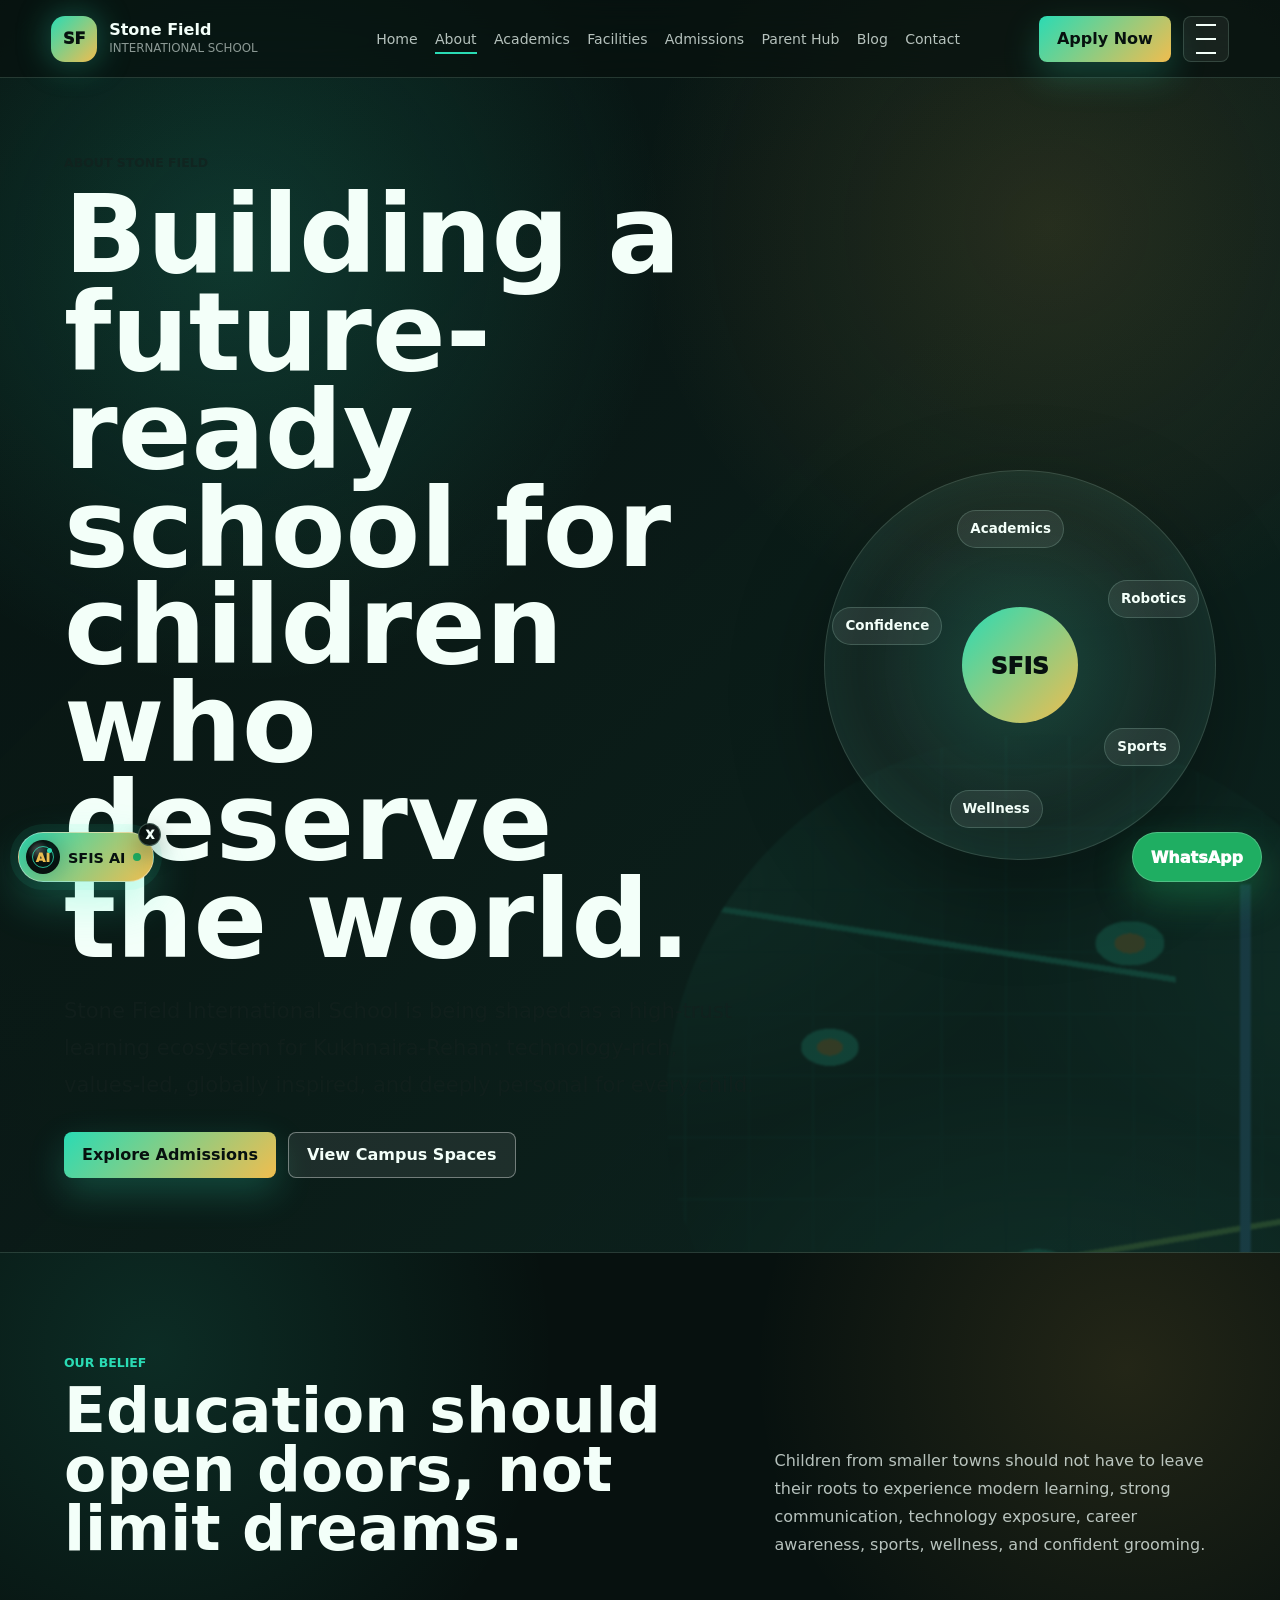
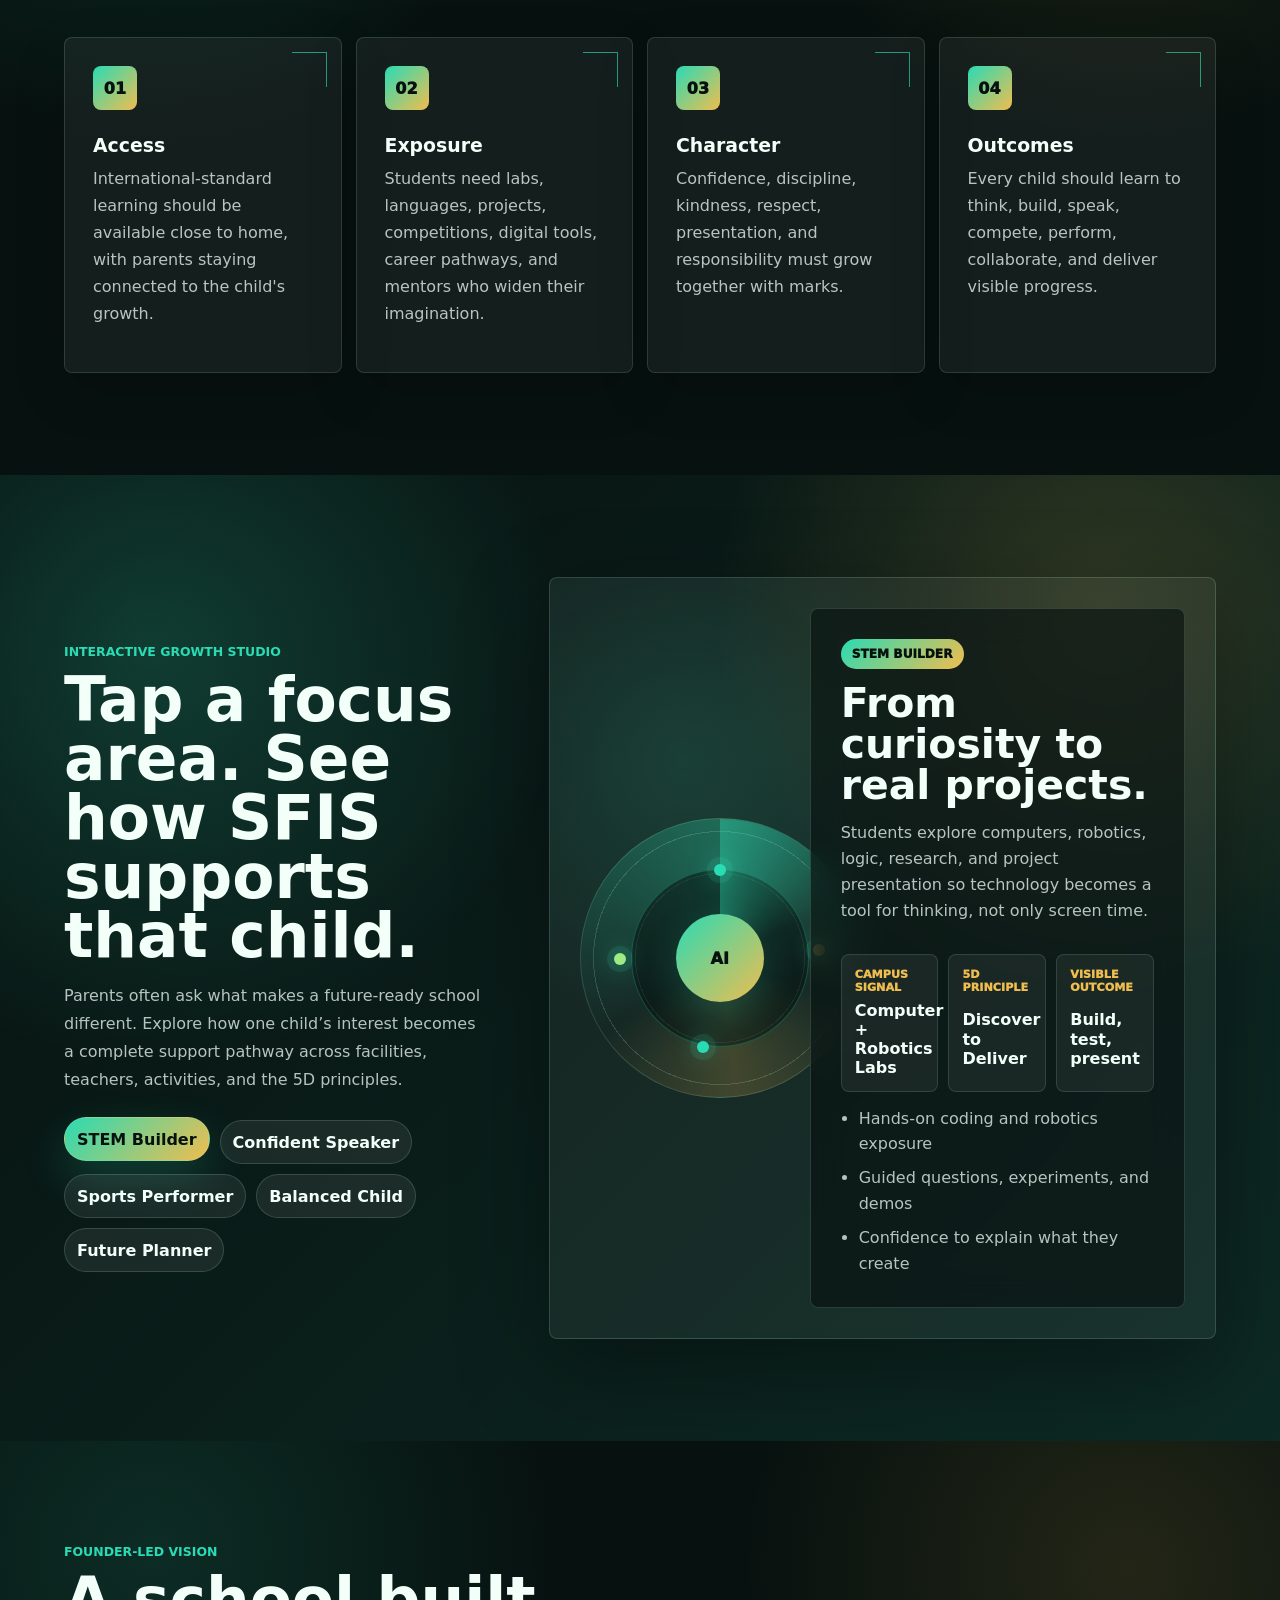
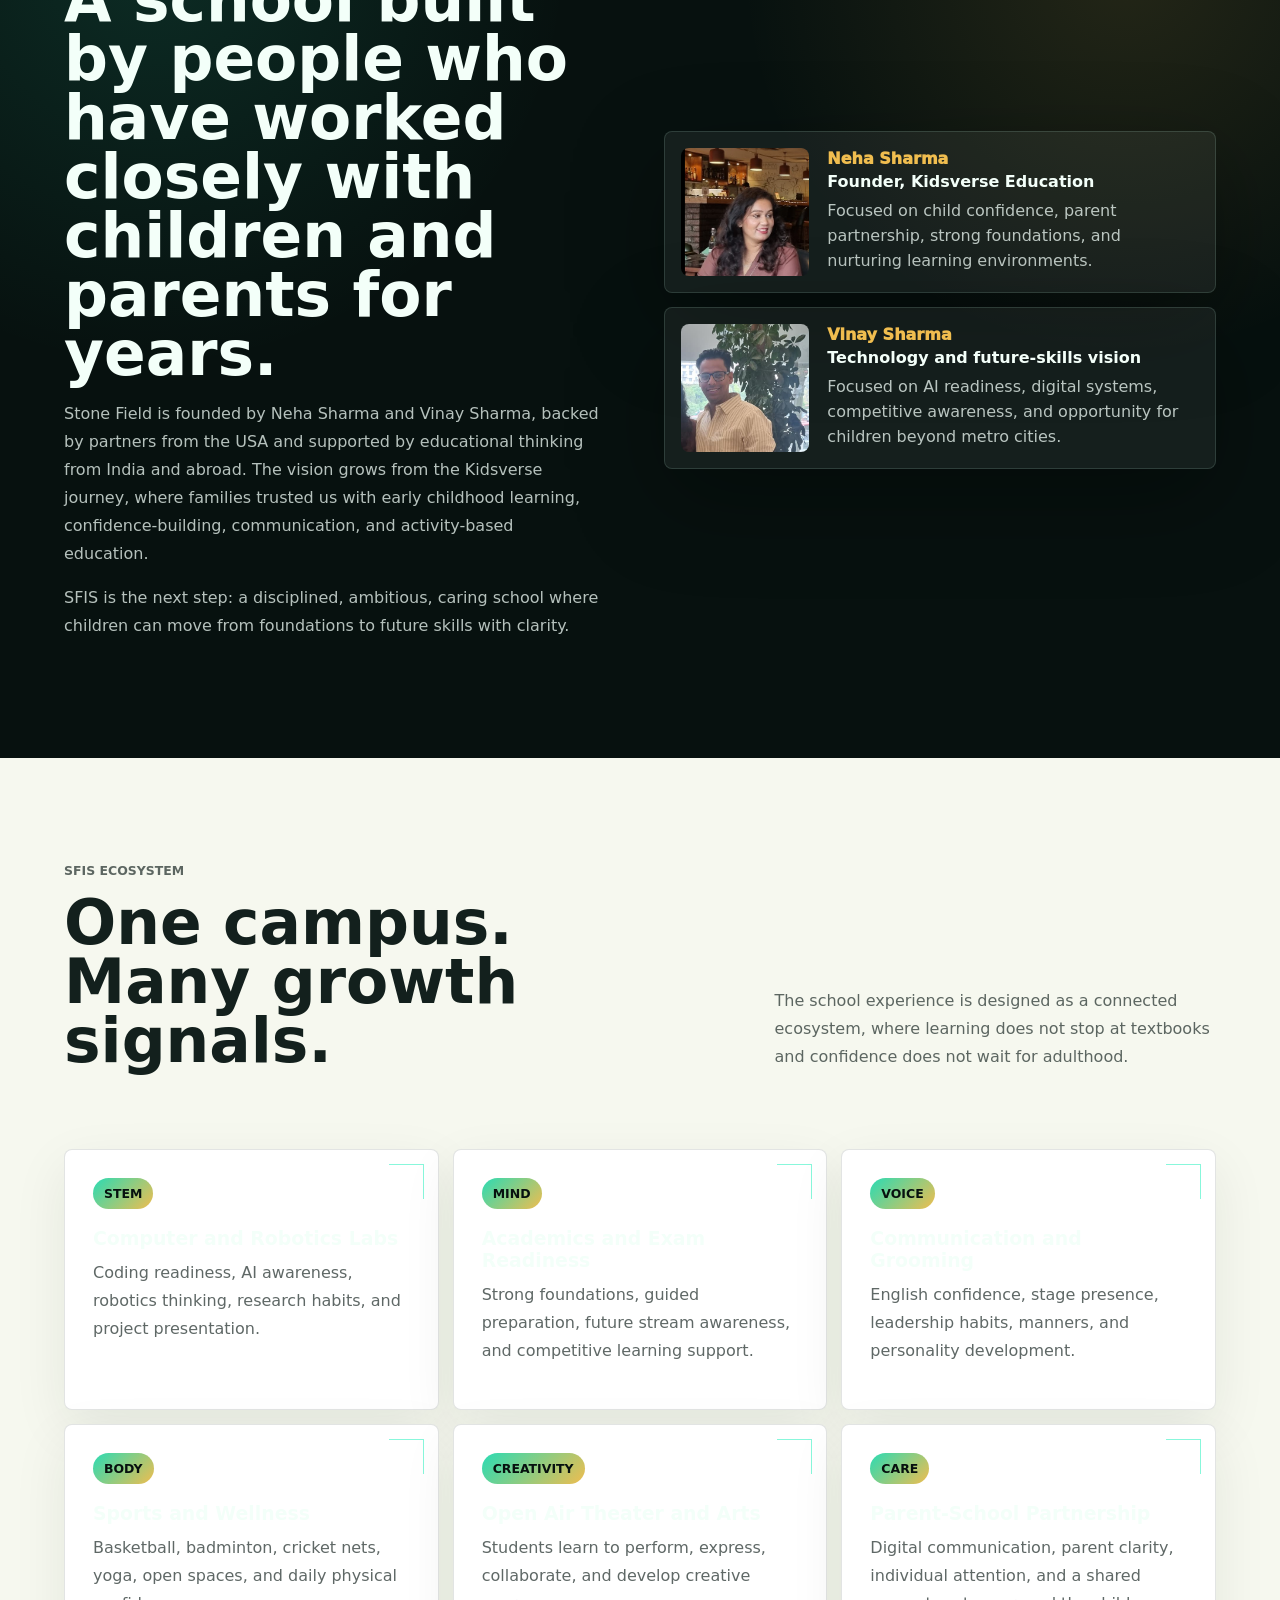
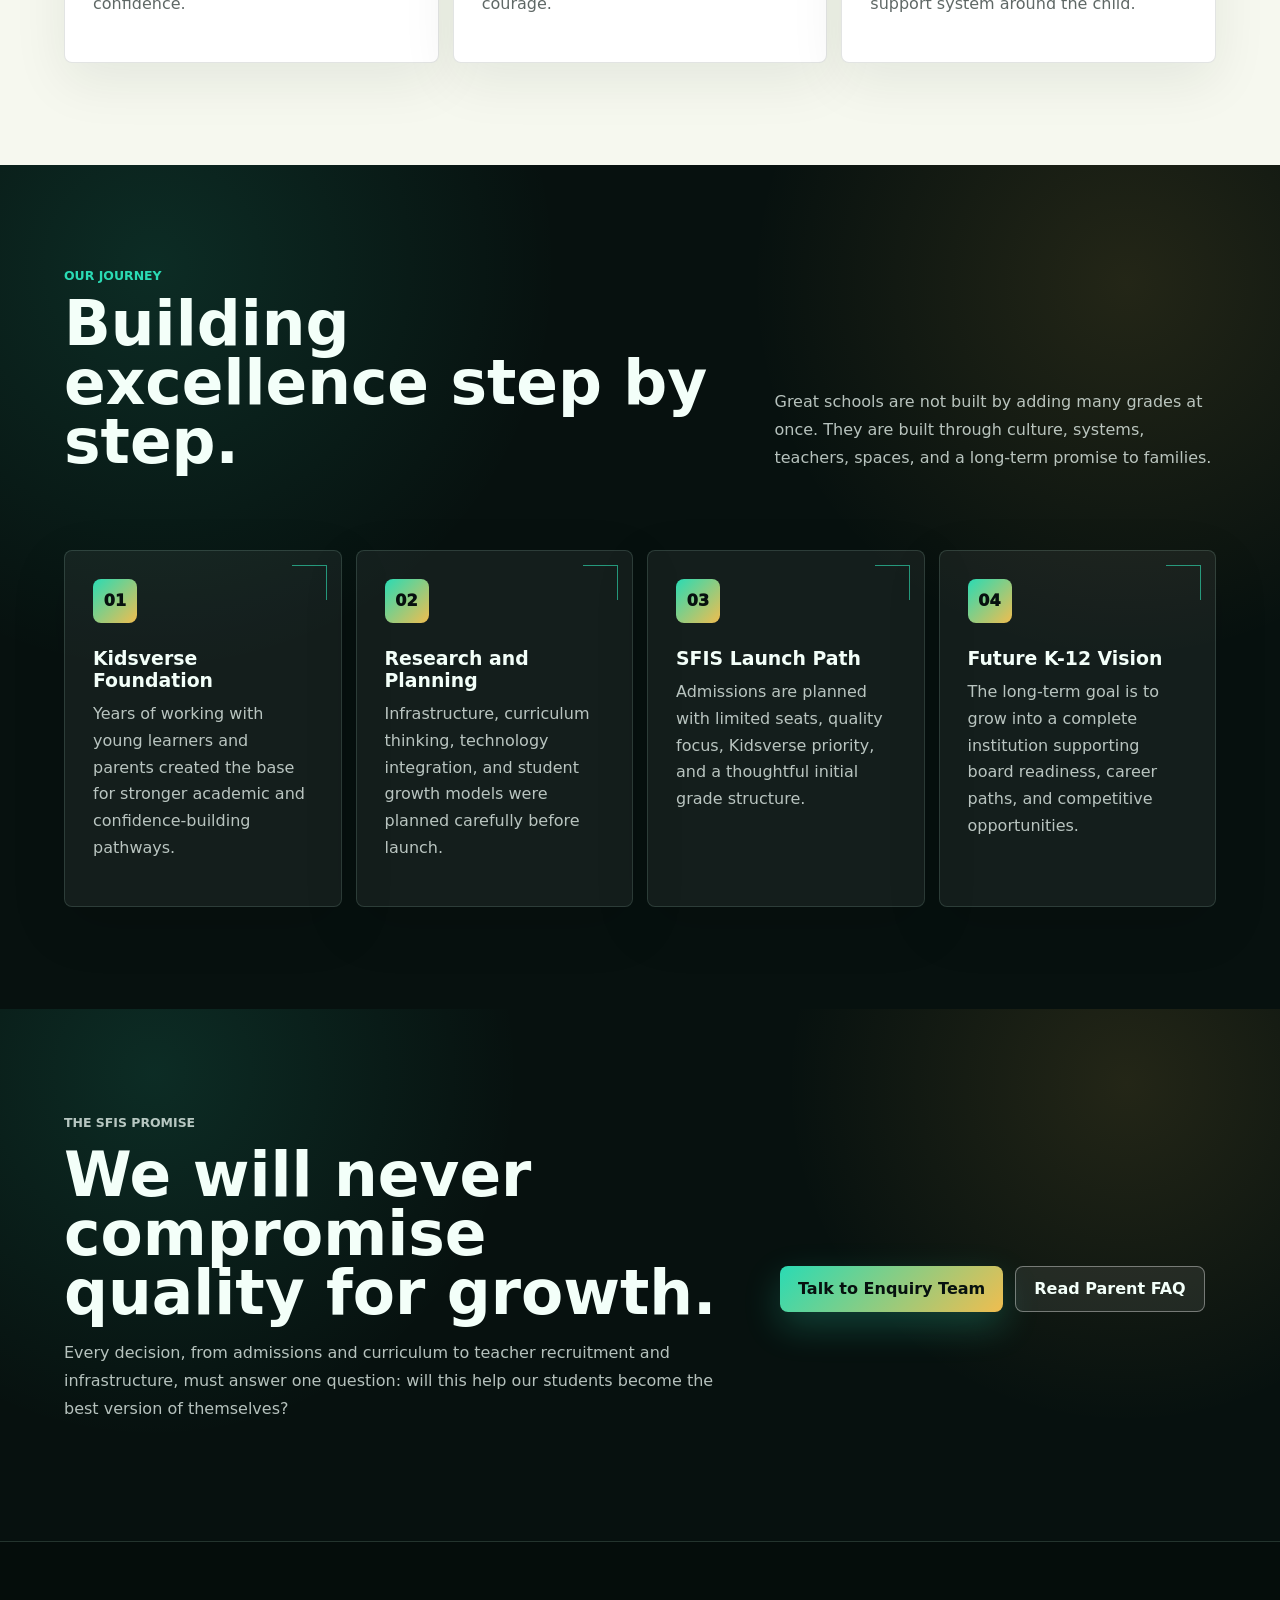
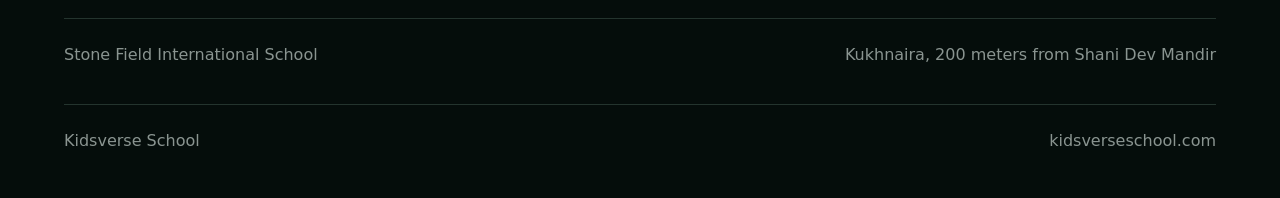
<file: about.html>
<!doctype html>
<html lang="en">
  <head>
    <meta charset="UTF-8" />
    <meta name="viewport" content="width=device-width, initial-scale=1.0" />
    <title>About | Stone Field International School</title>
    <meta name="description" content="About Stone Field International School, Kukhnaira's first international school." />
    <link rel="icon" href="favicon.ico" sizes="any" />
    <link rel="icon" href="assets/favicon.svg" type="image/svg+xml" />
    <link rel="icon" href="assets/favicon-32.png" type="image/png" sizes="32x32" />
    <link rel="apple-touch-icon" href="assets/apple-touch-icon.png" />
    <link rel="shortcut icon" href="favicon.ico" />
    <meta name="theme-color" content="#07110f" />
    <link rel="stylesheet" href="styles.css" />
  </head>
  <body>
    <header class="site-header">
      <a class="brand" href="index.html"><span class="brand-mark">SF</span><span><strong>Stone Field</strong><small>International School</small></span></a>
      <nav class="desktop-nav" aria-label="Primary navigation"><a href="index.html">Home</a><a class="is-active" href="about.html">About</a><a href="academics.html">Academics</a><a href="facilities.html">Facilities</a><a href="admissions.html">Admissions</a><div class="nav-dropdown"><button class="nav-dropdown-toggle" type="button" aria-haspopup="true">Parent Hub</button><div class="nav-dropdown-menu"><a href="child-blueprint.html">Future Spark AI Report</a><a href="future-compass.html">Future Compass AI</a><a href="young-genius.html">Future Explorer Challenge</a><a href="resources.html">Parent Resource Library</a><a href="faq.html">FAQ</a></div></div><a href="blog.html">Blog</a><a href="contact.html">Contact</a></nav>
      <div class="header-actions"><a class="chip-link" href="admissions.html">Apply Now</a><button class="menu-button" type="button" aria-expanded="false" aria-controls="megaMenu" aria-label="Open menu"><span></span><span></span><span></span></button></div>
    </header>
    <aside class="mega-menu" id="megaMenu" aria-hidden="true">
      <nav class="mega-links" aria-label="Expanded navigation"><div class="mega-group"><span class="mega-group-title">School</span><a href="index.html">Home <span>01</span></a><a href="about.html">About <span>02</span></a><a href="academics.html">Academics <span>03</span></a><a href="facilities.html">Facilities <span>04</span></a><a href="admissions.html">Admissions <span>05</span></a><a href="blog.html">Blog <span>06</span></a><a href="contact.html">Contact <span>07</span></a></div><div class="mega-group"><span class="mega-group-title">Parent Hub</span><a href="child-blueprint.html">Future Spark AI Report <span>01</span></a><a href="future-compass.html">Future Compass AI <span>02</span></a><a href="young-genius.html">Future Explorer Challenge <span>03</span></a><a href="resources.html">Parent Resource Library <span>04</span></a><a href="faq.html">FAQ <span>05</span></a></div></nav>
      <div class="mega-panel"><p class="eyebrow">Our story</p><h2>Built for a new generation of learners.</h2><p>Stone Field brings international-standard schooling to Kukhnaira with a high-tech campus and values-led culture.</p><a class="primary-button" href="contact.html">Visit Campus</a></div>
    </aside>
    <main>
      <section class="page-hero about-mission-hero">
        <div class="page-intro">
          <p class="eyebrow">About Stone Field</p>
          <h1>Building a future-ready school for children who deserve the world.</h1>
          <p class="lead">Stone Field International School is being shaped as a high-trust learning ecosystem for Kukhnaira-Rehan: technology-rich, values-led, globally inspired, and deeply personal for every child.</p>
          <div class="about-hero-actions">
            <a class="primary-button" href="admissions.html">Explore Admissions</a>
            <a class="secondary-button" href="facilities.html">View Campus Spaces</a>
          </div>
        </div>
        <div class="about-hero-orbit" aria-label="Stone Field future-ready focus areas">
          <span>Academics</span>
          <span>Robotics</span>
          <span>Sports</span>
          <span>Wellness</span>
          <span>Confidence</span>
          <strong>SFIS</strong>
        </div>
      </section>

      <section class="section about-belief-section">
        <div class="section-heading">
          <div>
            <p class="eyebrow">Our belief</p>
            <h2>Education should open doors, not limit dreams.</h2>
          </div>
          <p>Children from smaller towns should not have to leave their roots to experience modern learning, strong communication, technology exposure, career awareness, sports, wellness, and confident grooming.</p>
        </div>
        <div class="belief-grid">
          <article><span>01</span><h3>Access</h3><p>International-standard learning should be available close to home, with parents staying connected to the child's growth.</p></article>
          <article><span>02</span><h3>Exposure</h3><p>Students need labs, languages, projects, competitions, digital tools, career pathways, and mentors who widen their imagination.</p></article>
          <article><span>03</span><h3>Character</h3><p>Confidence, discipline, kindness, respect, presentation, and responsibility must grow together with marks.</p></article>
          <article><span>04</span><h3>Outcomes</h3><p>Every child should learn to think, build, speak, compete, perform, collaborate, and deliver visible progress.</p></article>
        </div>
      </section>

      <section class="section about-growth-studio" aria-label="Interactive Stone Field growth studio">
        <div class="growth-studio-copy">
          <p class="eyebrow">Interactive Growth Studio</p>
          <h2>Tap a focus area. See how SFIS supports that child.</h2>
          <p>Parents often ask what makes a future-ready school different. Explore how one child’s interest becomes a complete support pathway across facilities, teachers, activities, and the 5D principles.</p>
          <div class="growth-studio-tabs" role="tablist" aria-label="Choose a student growth focus">
            <button class="is-active" type="button" data-growth-focus="stem">STEM Builder</button>
            <button type="button" data-growth-focus="voice">Confident Speaker</button>
            <button type="button" data-growth-focus="sports">Sports Performer</button>
            <button type="button" data-growth-focus="wellness">Balanced Child</button>
            <button type="button" data-growth-focus="career">Future Planner</button>
          </div>
        </div>
        <div class="growth-studio-stage" data-growth-stage>
          <div class="growth-radar" aria-hidden="true">
            <span></span><span></span><span></span><span></span>
            <strong data-growth-icon>AI</strong>
          </div>
          <article class="growth-result-card">
            <span data-growth-label>STEM Builder</span>
            <h3 data-growth-title>From curiosity to real projects.</h3>
            <p data-growth-text>Students explore computers, robotics, logic, research, and project presentation so technology becomes a tool for thinking, not only screen time.</p>
            <div class="growth-meter-grid">
              <div><small>Campus signal</small><strong data-growth-campus>Computer + Robotics Labs</strong></div>
              <div><small>5D principle</small><strong data-growth-principle>Discover to Deliver</strong></div>
              <div><small>Visible outcome</small><strong data-growth-outcome>Build, test, present</strong></div>
            </div>
            <ul data-growth-points>
              <li>Hands-on coding and robotics exposure</li>
              <li>Guided questions, experiments, and demos</li>
              <li>Confidence to explain what they create</li>
            </ul>
          </article>
        </div>
      </section>

      <section class="section founder-vision-section">
        <div class="founder-vision-copy">
          <p class="eyebrow">Founder-led vision</p>
          <h2>A school built by people who have worked closely with children and parents for years.</h2>
          <p>Stone Field is founded by Neha Sharma and Vinay Sharma, backed by partners from the USA and supported by educational thinking from India and abroad. The vision grows from the Kidsverse journey, where families trusted us with early childhood learning, confidence-building, communication, and activity-based education.</p>
          <p>SFIS is the next step: a disciplined, ambitious, caring school where children can move from foundations to future skills with clarity.</p>
        </div>
        <div class="founder-vision-cards">
          <article>
            <img src="assets/Founder.png" alt="Neha Sharma, Founder Kidsverse Education" />
            <div><span>Neha Sharma</span><strong>Founder, Kidsverse Education</strong><p>Focused on child confidence, parent partnership, strong foundations, and nurturing learning environments.</p></div>
          </article>
          <article>
            <img src="assets/Founder2.jpeg" alt="Vinay Sharma, Founder Stone Field International School" />
            <div><span>Vinay Sharma</span><strong>Technology and future-skills vision</strong><p>Focused on AI readiness, digital systems, competitive awareness, and opportunity for children beyond metro cities.</p></div>
          </article>
        </div>
      </section>

      <section class="section light about-ecosystem-section">
        <div class="section-heading">
          <div>
            <p class="eyebrow">SFIS ecosystem</p>
            <h2>One campus. Many growth signals.</h2>
          </div>
          <p>The school experience is designed as a connected ecosystem, where learning does not stop at textbooks and confidence does not wait for adulthood.</p>
        </div>
        <div class="ecosystem-grid">
          <article><b>STEM</b><h3>Computer and Robotics Labs</h3><p>Coding readiness, AI awareness, robotics thinking, research habits, and project presentation.</p></article>
          <article><b>Mind</b><h3>Academics and Exam Readiness</h3><p>Strong foundations, guided preparation, future stream awareness, and competitive learning support.</p></article>
          <article><b>Voice</b><h3>Communication and Grooming</h3><p>English confidence, stage presence, leadership habits, manners, and personality development.</p></article>
          <article><b>Body</b><h3>Sports and Wellness</h3><p>Basketball, badminton, cricket nets, yoga, open spaces, and daily physical confidence.</p></article>
          <article><b>Creativity</b><h3>Open Air Theater and Arts</h3><p>Students learn to perform, express, collaborate, and develop creative courage.</p></article>
          <article><b>Care</b><h3>Parent-School Partnership</h3><p>Digital communication, parent clarity, individual attention, and a shared support system around the child.</p></article>
        </div>
      </section>

      <section class="section about-timeline-section">
        <div class="section-heading">
          <div>
            <p class="eyebrow">Our journey</p>
            <h2>Building excellence step by step.</h2>
          </div>
          <p>Great schools are not built by adding many grades at once. They are built through culture, systems, teachers, spaces, and a long-term promise to families.</p>
        </div>
        <div class="about-timeline">
          <article><span>01</span><h3>Kidsverse Foundation</h3><p>Years of working with young learners and parents created the base for stronger academic and confidence-building pathways.</p></article>
          <article><span>02</span><h3>Research and Planning</h3><p>Infrastructure, curriculum thinking, technology integration, and student growth models were planned carefully before launch.</p></article>
          <article><span>03</span><h3>SFIS Launch Path</h3><p>Admissions are planned with limited seats, quality focus, Kidsverse priority, and a thoughtful initial grade structure.</p></article>
          <article><span>04</span><h3>Future K-12 Vision</h3><p>The long-term goal is to grow into a complete institution supporting board readiness, career paths, and competitive opportunities.</p></article>
        </div>
      </section>

      <section class="section about-cta-section">
        <div>
          <p class="eyebrow">The SFIS promise</p>
          <h2>We will never compromise quality for growth.</h2>
          <p>Every decision, from admissions and curriculum to teacher recruitment and infrastructure, must answer one question: will this help our students become the best version of themselves?</p>
        </div>
        <div class="about-cta-actions">
          <a class="primary-button" href="contact.html">Talk to Enquiry Team</a>
          <a class="secondary-button" href="faq.html">Read Parent FAQ</a>
        </div>
      </section>
    </main>
    <footer class="site-footer"><div class="footer-bottom"><span>Stone Field International School</span><span>Kukhnaira, 200 meters from Shani Dev Mandir</span></div><div class="footer-bottom"><span>Kidsverse School</span><a href="https://kidsverseschool.com" target="_blank" rel="noopener noreferrer">kidsverseschool.com</a></div></footer>
    <script src="script.js"></script>
  </body>
</html>
</file>
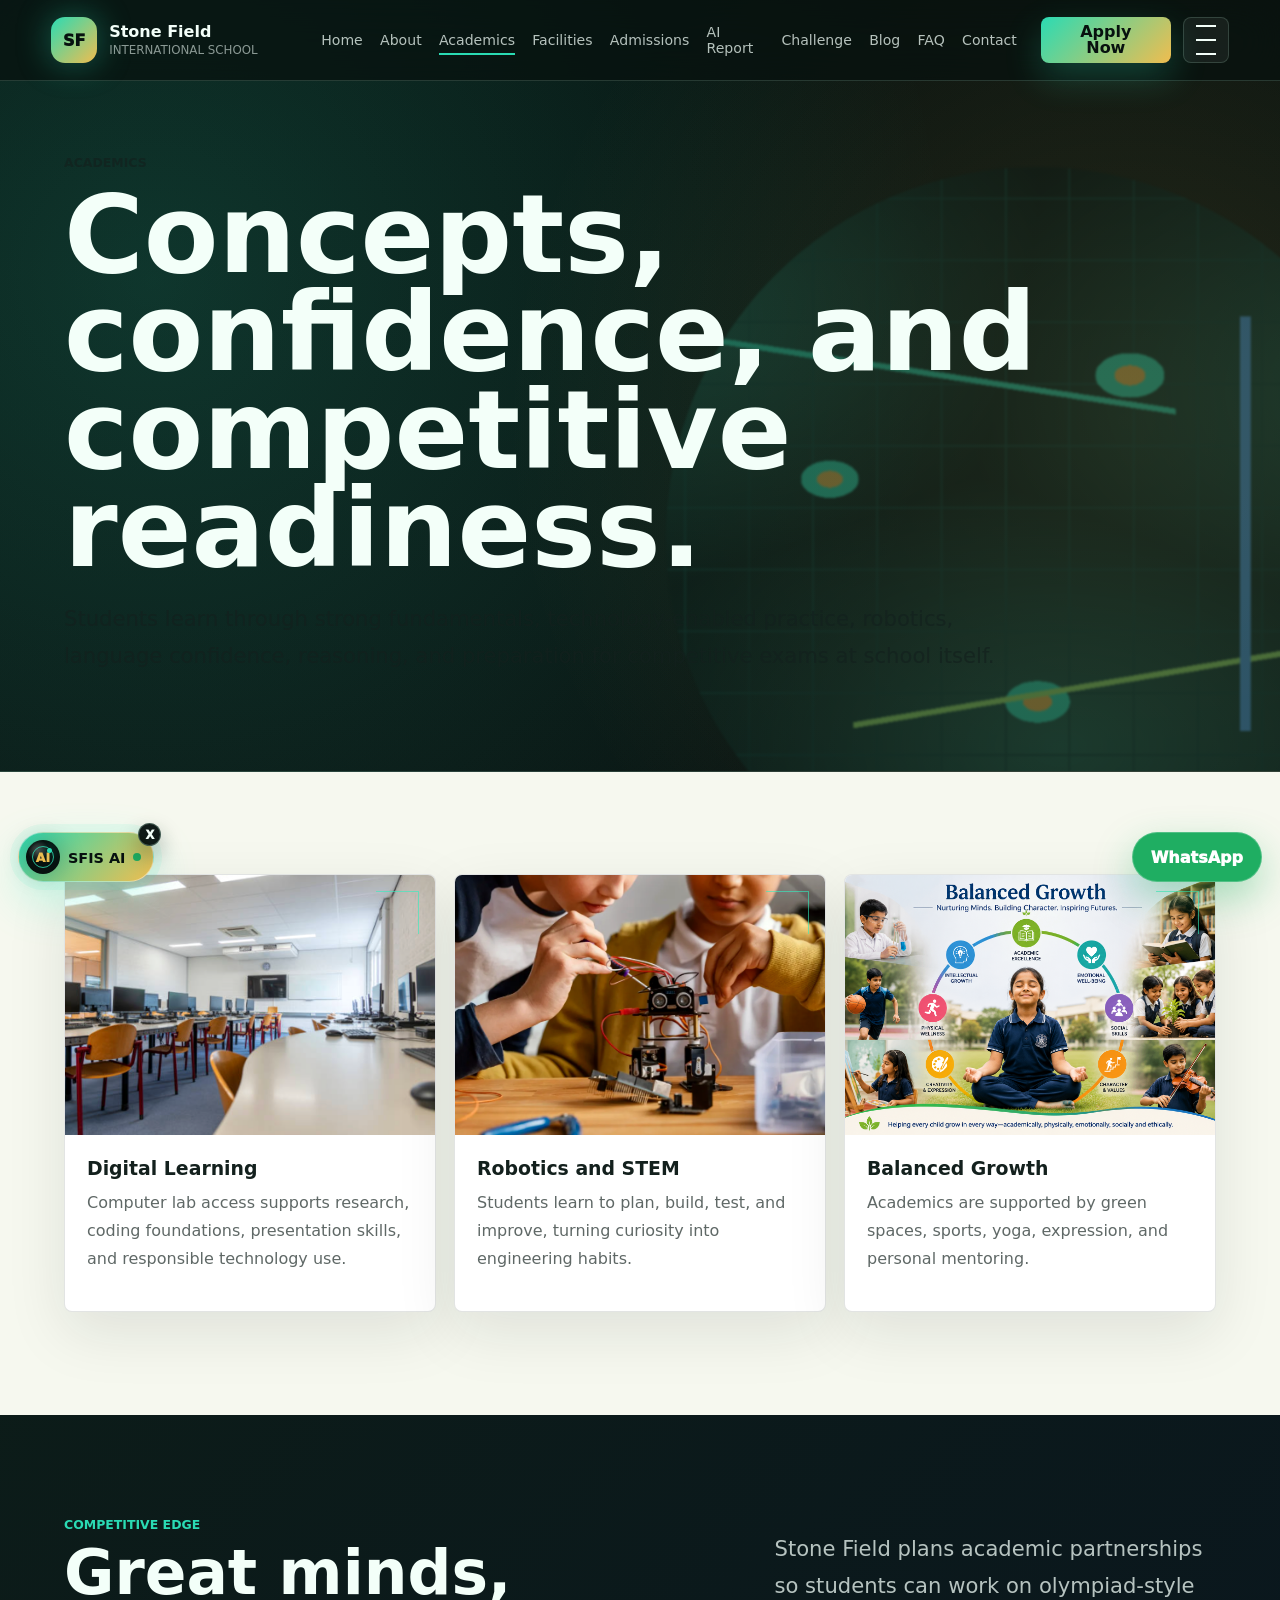
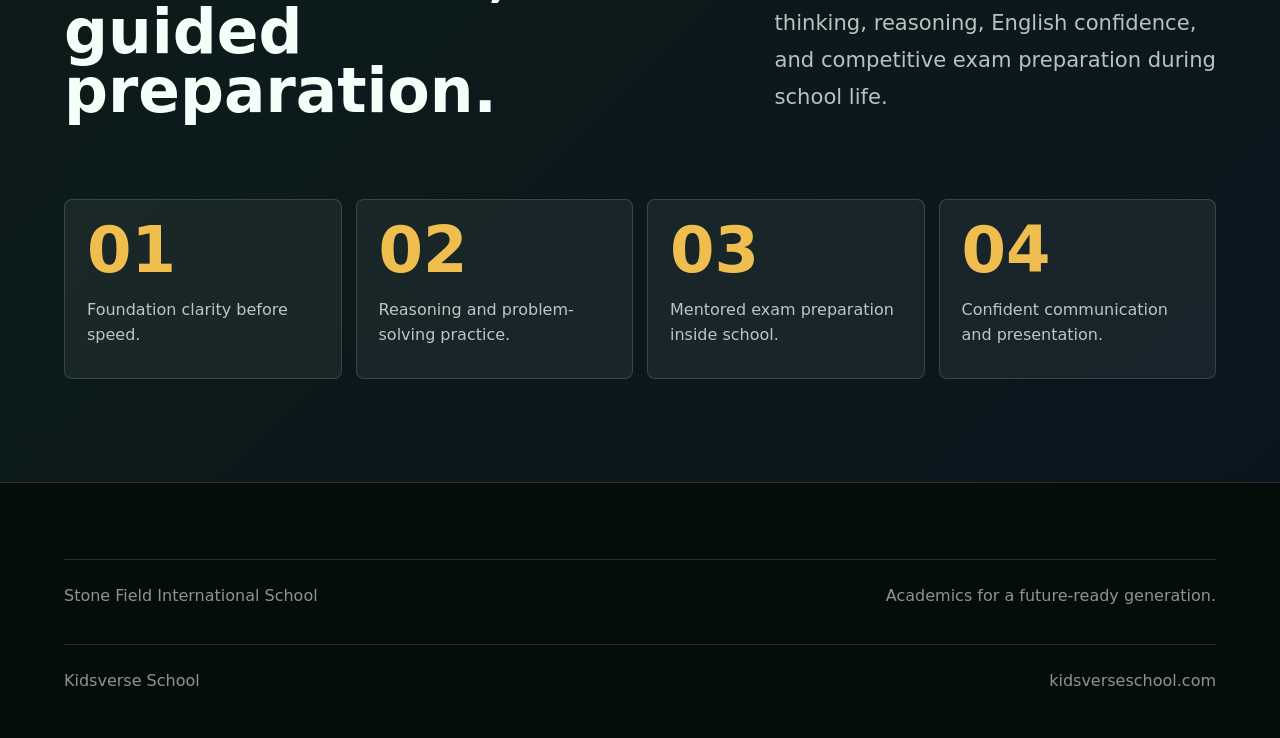
<file: academics.html>
<!doctype html>
<html lang="en">
  <head>
    <meta charset="UTF-8" />
    <meta name="viewport" content="width=device-width, initial-scale=1.0" />
    <title>Academics | Stone Field International School</title>
    <meta name="description" content="Academics, STEM learning, robotics, and competitive exam preparation at Stone Field International School." />
    <link rel="icon" href="favicon.ico" sizes="any" />
    <link rel="icon" href="assets/favicon.svg" type="image/svg+xml" />
    <link rel="icon" href="assets/favicon-32.png" type="image/png" sizes="32x32" />
    <link rel="apple-touch-icon" href="assets/apple-touch-icon.png" />
    <link rel="shortcut icon" href="favicon.ico" />
    <meta name="theme-color" content="#07110f" />
    <link rel="stylesheet" href="styles.css" />
  </head>
  <body>
    <header class="site-header">
      <a class="brand" href="index.html"><span class="brand-mark">SF</span><span><strong>Stone Field</strong><small>International School</small></span></a>
      <nav class="desktop-nav"><a href="index.html">Home</a><a href="about.html">About</a><a class="is-active" href="academics.html">Academics</a><a href="facilities.html">Facilities</a><a href="admissions.html">Admissions</a><a href="child-blueprint.html">AI Report</a><a href="young-genius.html">Challenge</a><a href="blog.html">Blog</a><a href="faq.html">FAQ</a><a href="contact.html">Contact</a></nav>
      <div class="header-actions"><a class="chip-link" href="admissions.html">Apply Now</a><button class="menu-button" type="button" aria-expanded="false" aria-controls="megaMenu" aria-label="Open menu"><span></span><span></span><span></span></button></div>
    </header>
    <aside class="mega-menu" id="megaMenu" aria-hidden="true">
      <nav class="mega-links"><a href="about.html">About <span>01</span></a><a href="academics.html">Academics <span>02</span></a><a href="facilities.html">Facilities <span>03</span></a><a href="admissions.html">Admissions <span>04</span></a><a href="child-blueprint.html">AI Report <span>05</span></a><a href="young-genius.html">Challenge <span>06</span></a><a href="blog.html">Blog <span>07</span></a><a href="faq.html">FAQ <span>08</span></a><a href="contact.html">Contact <span>09</span></a></nav>
      <div class="mega-panel"><p class="eyebrow">Academics</p><h2>Smart classrooms, sharper thinking.</h2><p>Learning at Stone Field moves from concept clarity to hands-on application and exam confidence.</p><a class="primary-button" href="facilities.html">See Labs</a></div>
    </aside>
    <main>
      <section class="page-hero">
        <div class="page-intro">
          <p class="eyebrow">Academics</p>
          <h1>Concepts, confidence, and competitive readiness.</h1>
          <p class="lead">Students learn through strong fundamentals, technology-enabled practice, robotics, language confidence, reasoning, and preparation for competitive exams at school itself.</p>
        </div>
      </section>
      <section class="section light">
        <div class="feature-showcase">
          <article class="feature-card"><img src="assets/computer-lab.png" alt="Computer lab" /><div><h3>Digital Learning</h3><p>Computer lab access supports research, coding foundations, presentation skills, and responsible technology use.</p></div></article>
          <article class="feature-card"><img src="assets/robotics-lab.png" alt="Robotics lab" /><div><h3>Robotics and STEM</h3><p>Students learn to plan, build, test, and improve, turning curiosity into engineering habits.</p></div></article>
          <article class="feature-card"><img src="assets/balanced_growth.png" alt="Learning gardens" /><div><h3>Balanced Growth</h3><p>Academics are supported by green spaces, sports, yoga, expression, and personal mentoring.</p></div></article>
        </div>
      </section>
      <section class="section dark-band">
        <div class="section-heading">
          <div><p class="eyebrow">Competitive edge</p><h2>Great minds, guided preparation.</h2></div>
          <p class="lead">Stone Field plans academic partnerships so students can work on olympiad-style thinking, reasoning, English confidence, and competitive exam preparation during school life.</p>
        </div>
        <div class="metric-grid">
          <article class="metric"><b>01</b><span>Foundation clarity before speed.</span></article>
          <article class="metric"><b>02</b><span>Reasoning and problem-solving practice.</span></article>
          <article class="metric"><b>03</b><span>Mentored exam preparation inside school.</span></article>
          <article class="metric"><b>04</b><span>Confident communication and presentation.</span></article>
        </div>
      </section>
    </main>
    <footer class="site-footer"><div class="footer-bottom"><span>Stone Field International School</span><span>Academics for a future-ready generation.</span></div><div class="footer-bottom"><span>Kidsverse School</span><a href="https://kidsverseschool.com" target="_blank" rel="noopener noreferrer">kidsverseschool.com</a></div></footer>
    <script src="script.js"></script>
  </body>
</html>
</file>
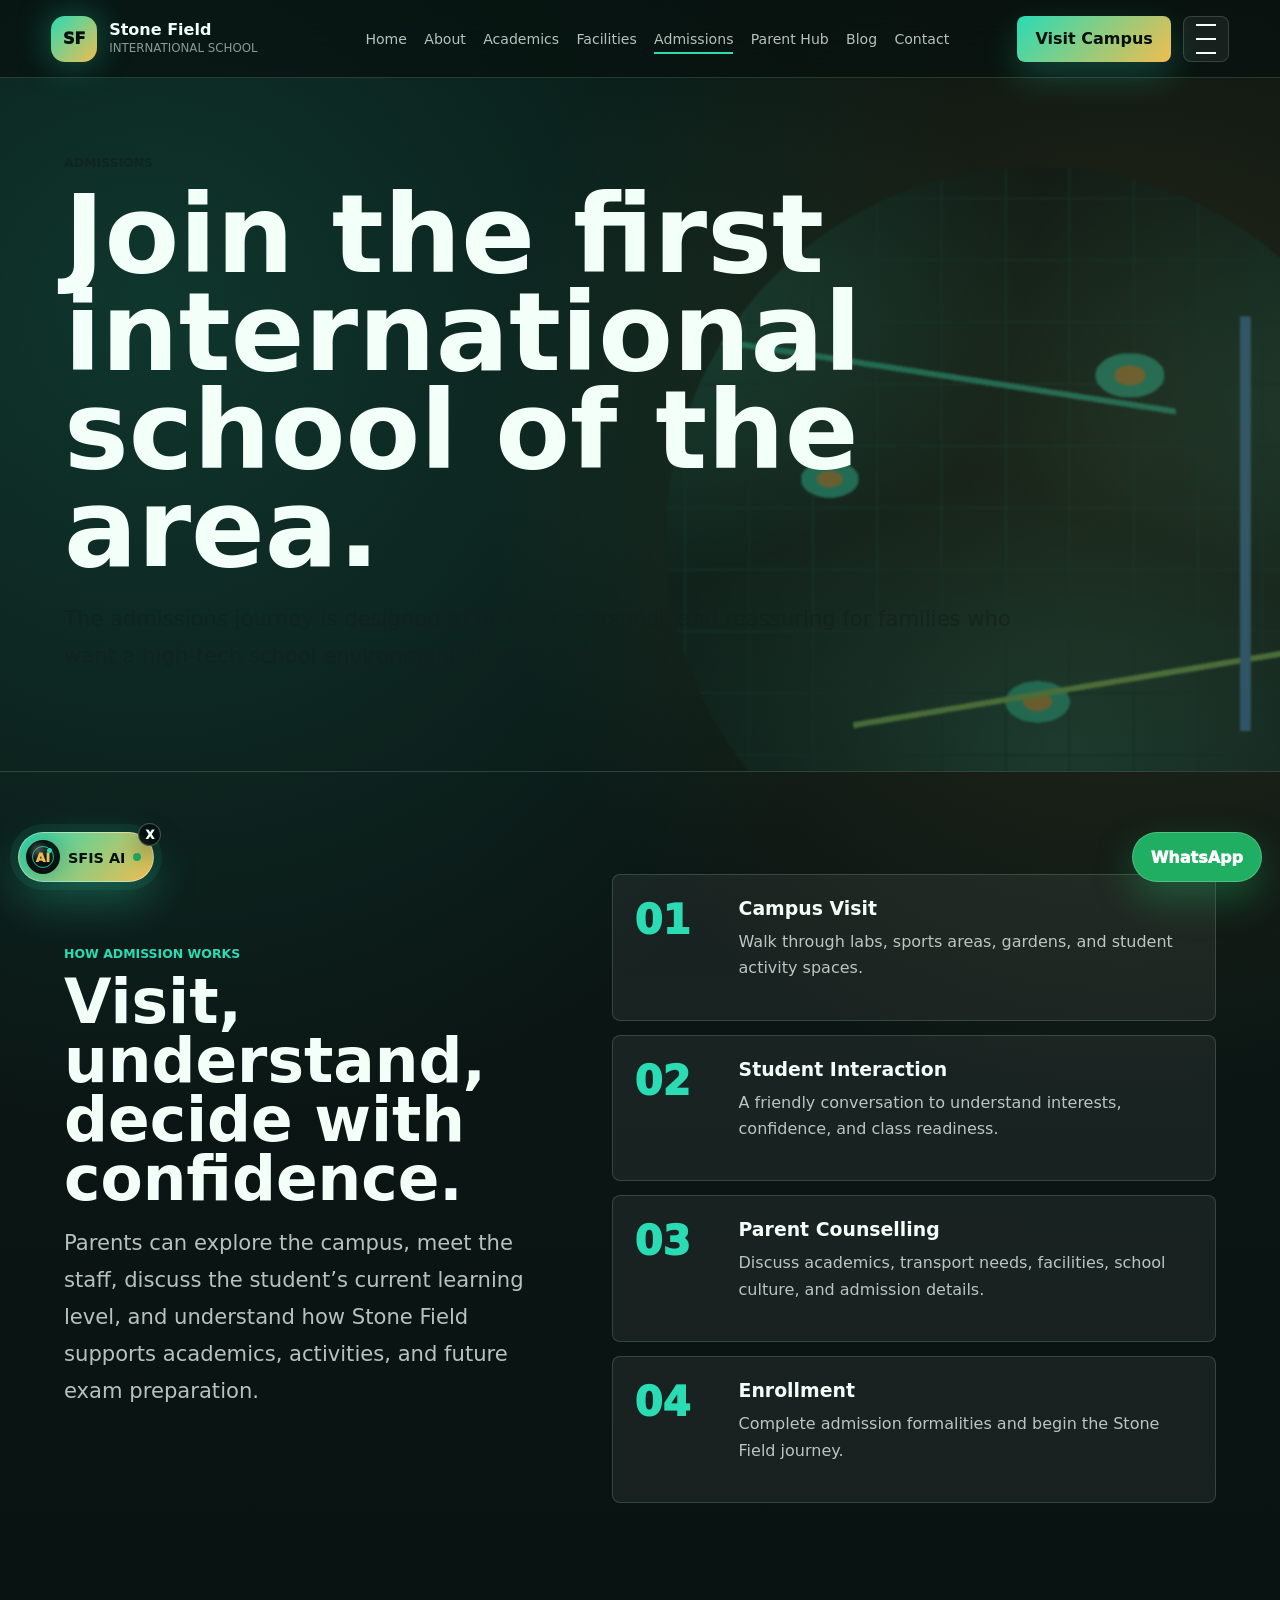
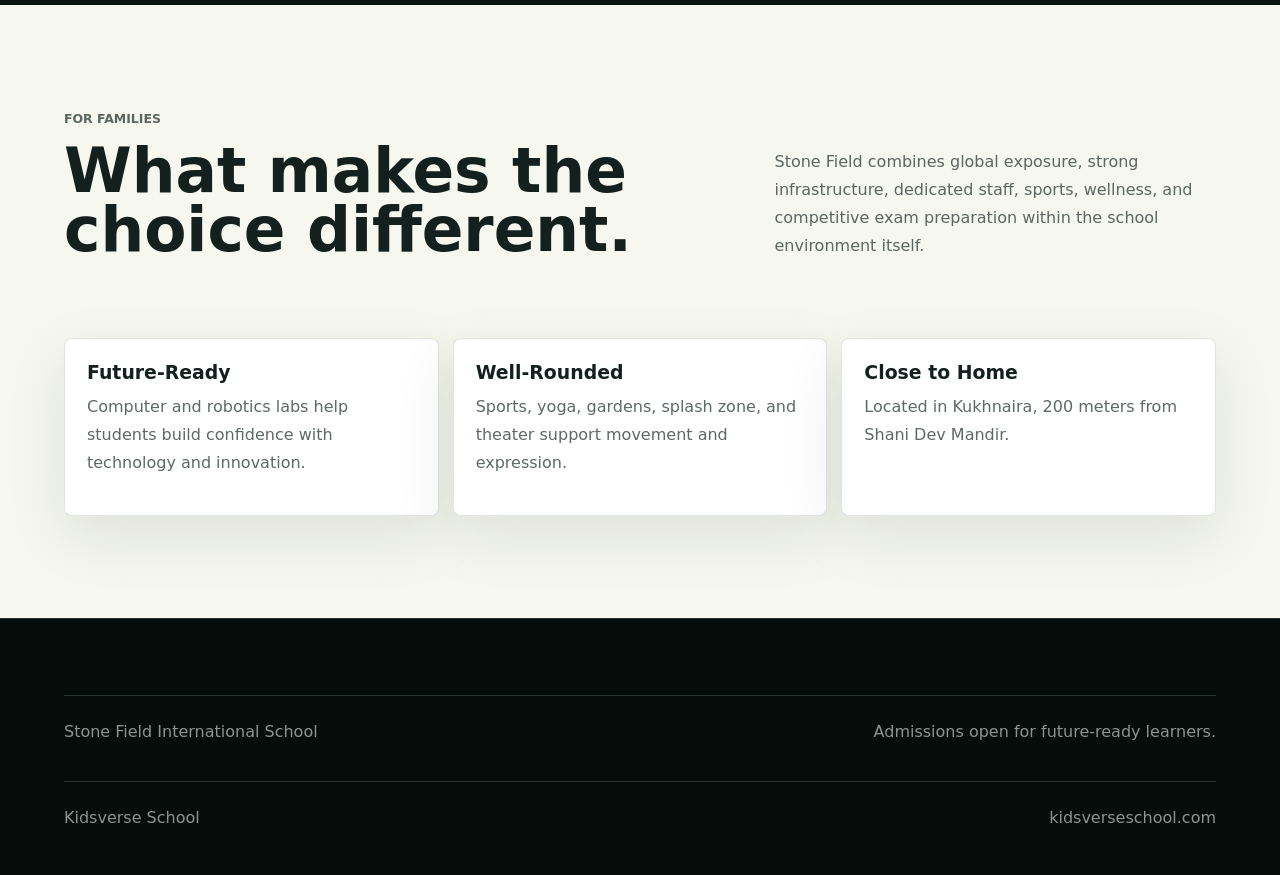
<file: admissions.html>
<!doctype html>
<html lang="en">
  <head>
    <meta charset="UTF-8" />
    <meta name="viewport" content="width=device-width, initial-scale=1.0" />
    <title>Admissions | Stone Field International School</title>
    <meta name="description" content="Admissions and campus visit information for Stone Field International School in Kukhnaira." />
    <link rel="icon" href="favicon.ico" sizes="any" />
    <link rel="icon" href="assets/favicon.svg" type="image/svg+xml" />
    <link rel="icon" href="assets/favicon-32.png" type="image/png" sizes="32x32" />
    <link rel="apple-touch-icon" href="assets/apple-touch-icon.png" />
    <link rel="shortcut icon" href="favicon.ico" />
    <meta name="theme-color" content="#07110f" />
    <link rel="stylesheet" href="styles.css" />
  </head>
  <body>
    <header class="site-header">
      <a class="brand" href="index.html"><span class="brand-mark">SF</span><span><strong>Stone Field</strong><small>International School</small></span></a>
      <nav class="desktop-nav" aria-label="Primary navigation"><a href="index.html">Home</a><a href="about.html">About</a><a href="academics.html">Academics</a><a href="facilities.html">Facilities</a><a class="is-active" href="admissions.html">Admissions</a><div class="nav-dropdown"><button class="nav-dropdown-toggle" type="button" aria-haspopup="true">Parent Hub</button><div class="nav-dropdown-menu"><a href="child-blueprint.html">Future Spark AI Report</a><a href="future-compass.html">Future Compass AI</a><a href="young-genius.html">Future Explorer Challenge</a><a href="resources.html">Parent Resource Library</a><a href="faq.html">FAQ</a></div></div><a href="blog.html">Blog</a><a href="contact.html">Contact</a></nav>
      <div class="header-actions"><a class="chip-link" href="contact.html">Visit Campus</a><button class="menu-button" type="button" aria-expanded="false" aria-controls="megaMenu" aria-label="Open menu"><span></span><span></span><span></span></button></div>
    </header>
    <aside class="mega-menu" id="megaMenu" aria-hidden="true">
      <nav class="mega-links" aria-label="Expanded navigation"><div class="mega-group"><span class="mega-group-title">School</span><a href="index.html">Home <span>01</span></a><a href="about.html">About <span>02</span></a><a href="academics.html">Academics <span>03</span></a><a href="facilities.html">Facilities <span>04</span></a><a href="admissions.html">Admissions <span>05</span></a><a href="blog.html">Blog <span>06</span></a><a href="contact.html">Contact <span>07</span></a></div><div class="mega-group"><span class="mega-group-title">Parent Hub</span><a href="child-blueprint.html">Future Spark AI Report <span>01</span></a><a href="future-compass.html">Future Compass AI <span>02</span></a><a href="young-genius.html">Future Explorer Challenge <span>03</span></a><a href="resources.html">Parent Resource Library <span>04</span></a><a href="faq.html">FAQ <span>05</span></a></div></nav>
      <div class="mega-panel"><p class="eyebrow">Admissions</p><h2>A simple journey from enquiry to enrolment.</h2><p>Families can visit, meet the team, understand the facilities, and plan the right class entry.</p><a class="primary-button" href="contact.html">Make an Enquiry</a></div>
    </aside>
    <main>
      <section class="page-hero">
        <div class="page-intro">
          <p class="eyebrow">Admissions</p>
          <h1>Join the first international school of the area.</h1>
          <p class="lead">The admissions journey is designed to be clear, personal, and reassuring for families who want a high-tech school environment close to home.</p>
        </div>
      </section>
      <section class="section split-section">
        <div>
          <p class="eyebrow">How admission works</p>
          <h2>Visit, understand, decide with confidence.</h2>
          <p class="lead">Parents can explore the campus, meet the staff, discuss the student’s current learning level, and understand how Stone Field supports academics, activities, and future exam preparation.</p>
        </div>
        <div class="admission-steps">
          <article><div><h3>Campus Visit</h3><p>Walk through labs, sports areas, gardens, and student activity spaces.</p></div></article>
          <article><div><h3>Student Interaction</h3><p>A friendly conversation to understand interests, confidence, and class readiness.</p></div></article>
          <article><div><h3>Parent Counselling</h3><p>Discuss academics, transport needs, facilities, school culture, and admission details.</p></div></article>
          <article><div><h3>Enrollment</h3><p>Complete admission formalities and begin the Stone Field journey.</p></div></article>
        </div>
      </section>
      <section class="section light">
        <div class="section-heading">
          <div><p class="eyebrow">For families</p><h2>What makes the choice different.</h2></div>
          <p>Stone Field combines global exposure, strong infrastructure, dedicated staff, sports, wellness, and competitive exam preparation within the school environment itself.</p>
        </div>
        <div class="path-grid">
          <article class="path-card"><h3>Future-Ready</h3><p>Computer and robotics labs help students build confidence with technology and innovation.</p></article>
          <article class="path-card"><h3>Well-Rounded</h3><p>Sports, yoga, gardens, splash zone, and theater support movement and expression.</p></article>
          <article class="path-card"><h3>Close to Home</h3><p>Located in Kukhnaira, 200 meters from Shani Dev Mandir.</p></article>
        </div>
      </section>
    </main>
    <footer class="site-footer"><div class="footer-bottom"><span>Stone Field International School</span><span>Admissions open for future-ready learners.</span></div><div class="footer-bottom"><span>Kidsverse School</span><a href="https://kidsverseschool.com" target="_blank" rel="noopener noreferrer">kidsverseschool.com</a></div></footer>
    <script src="script.js"></script>
  </body>
</html>
</file>
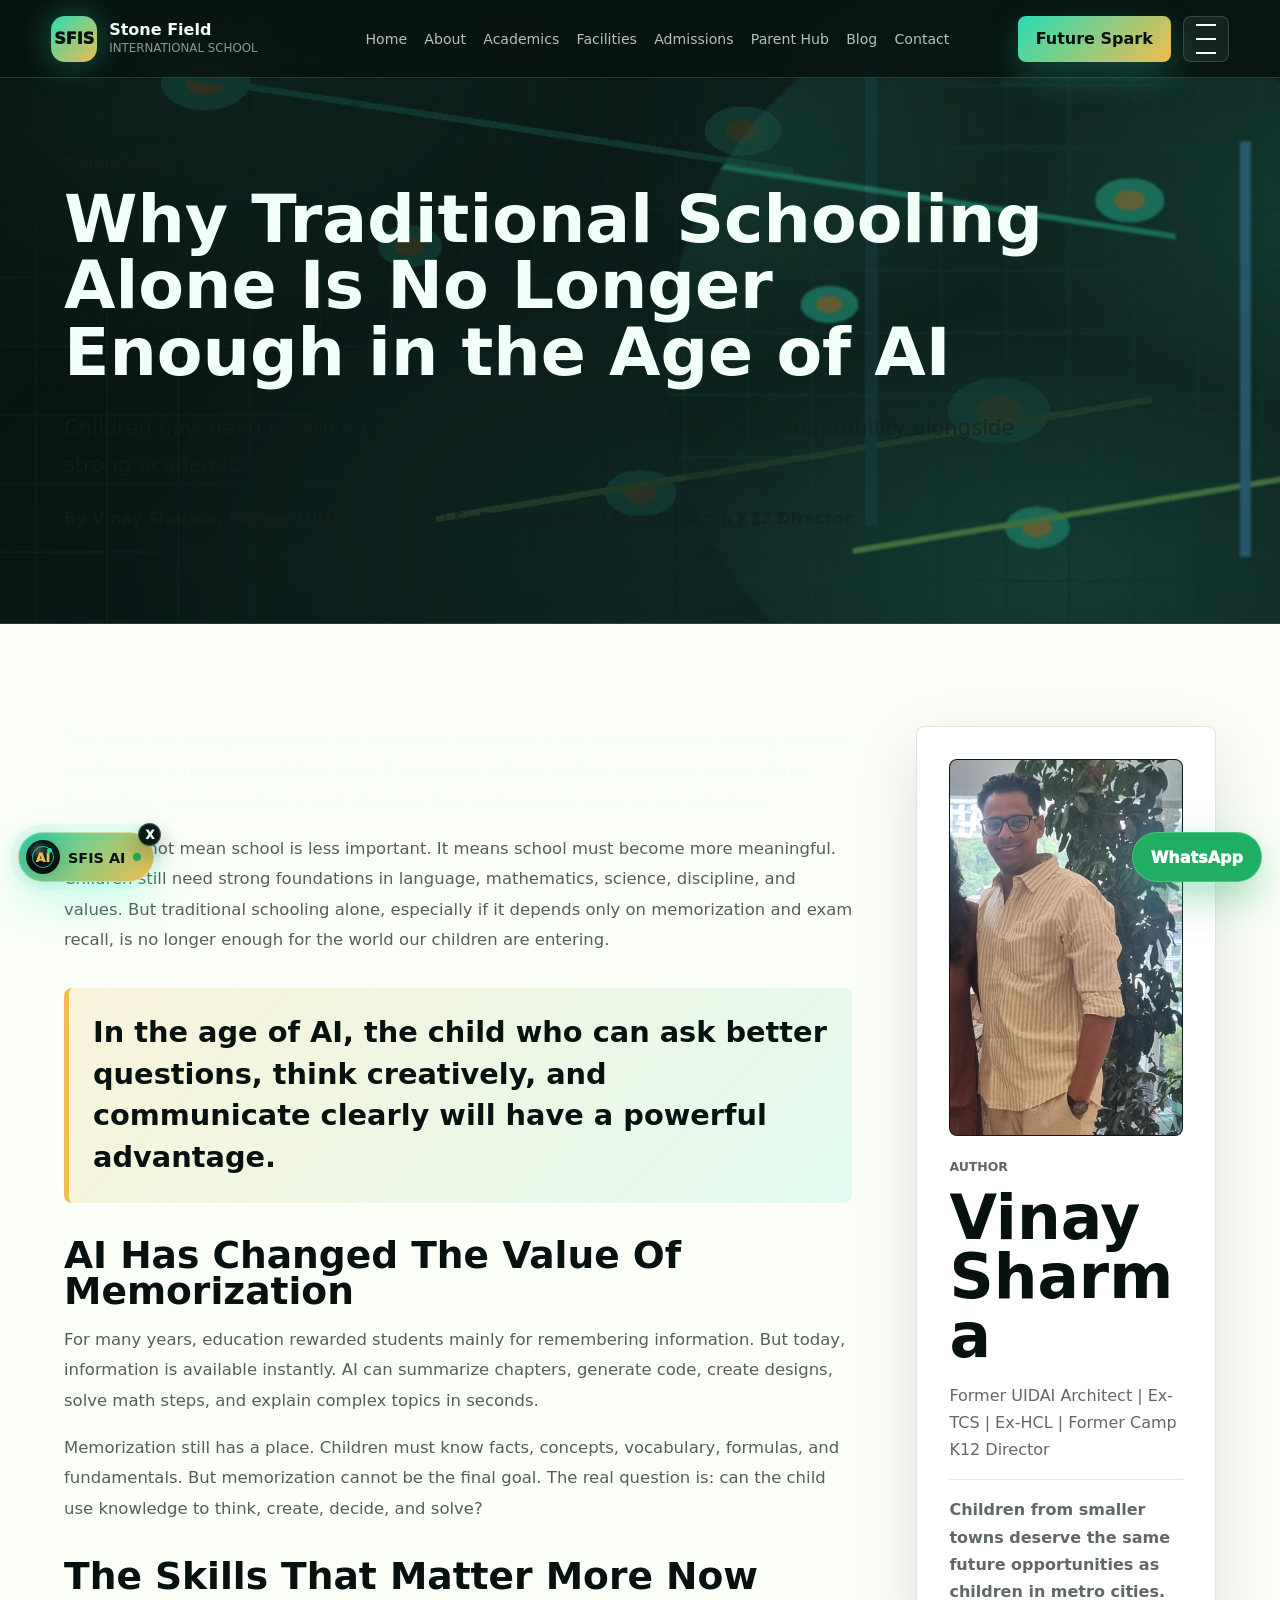
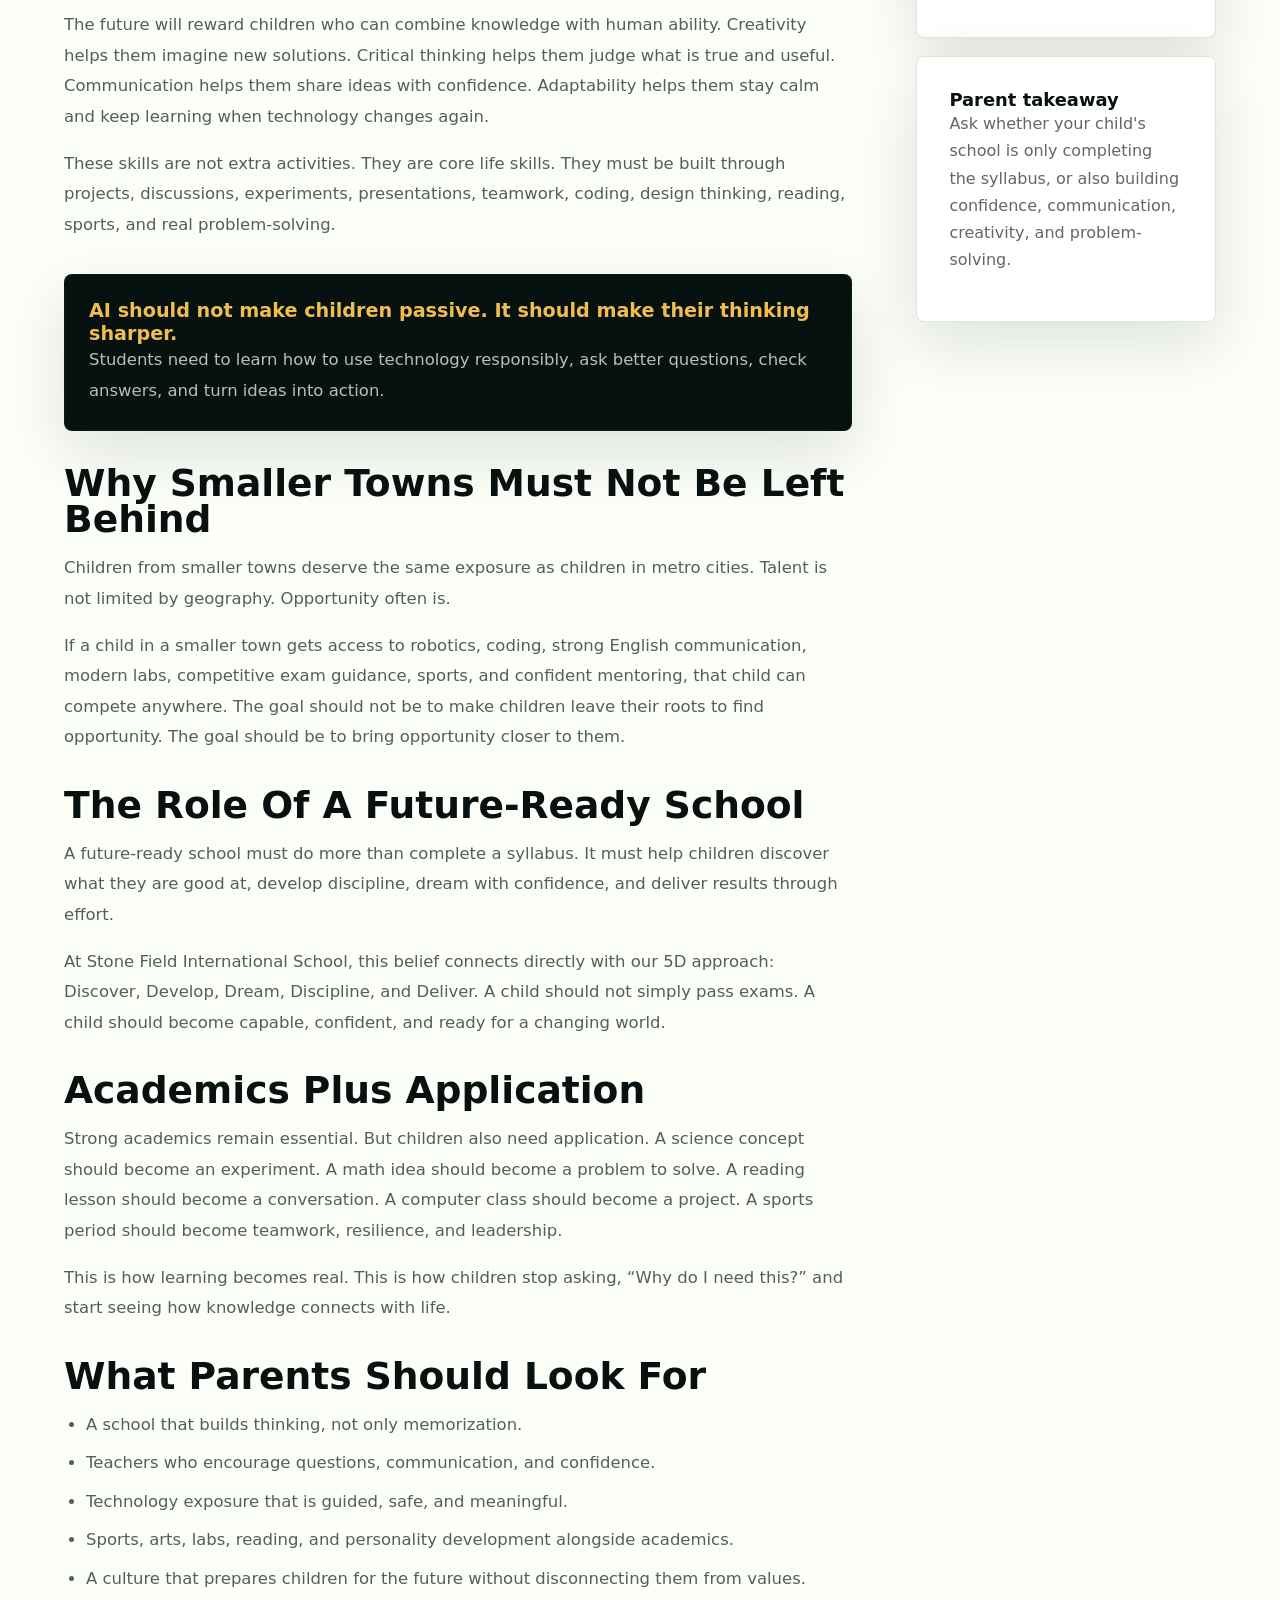
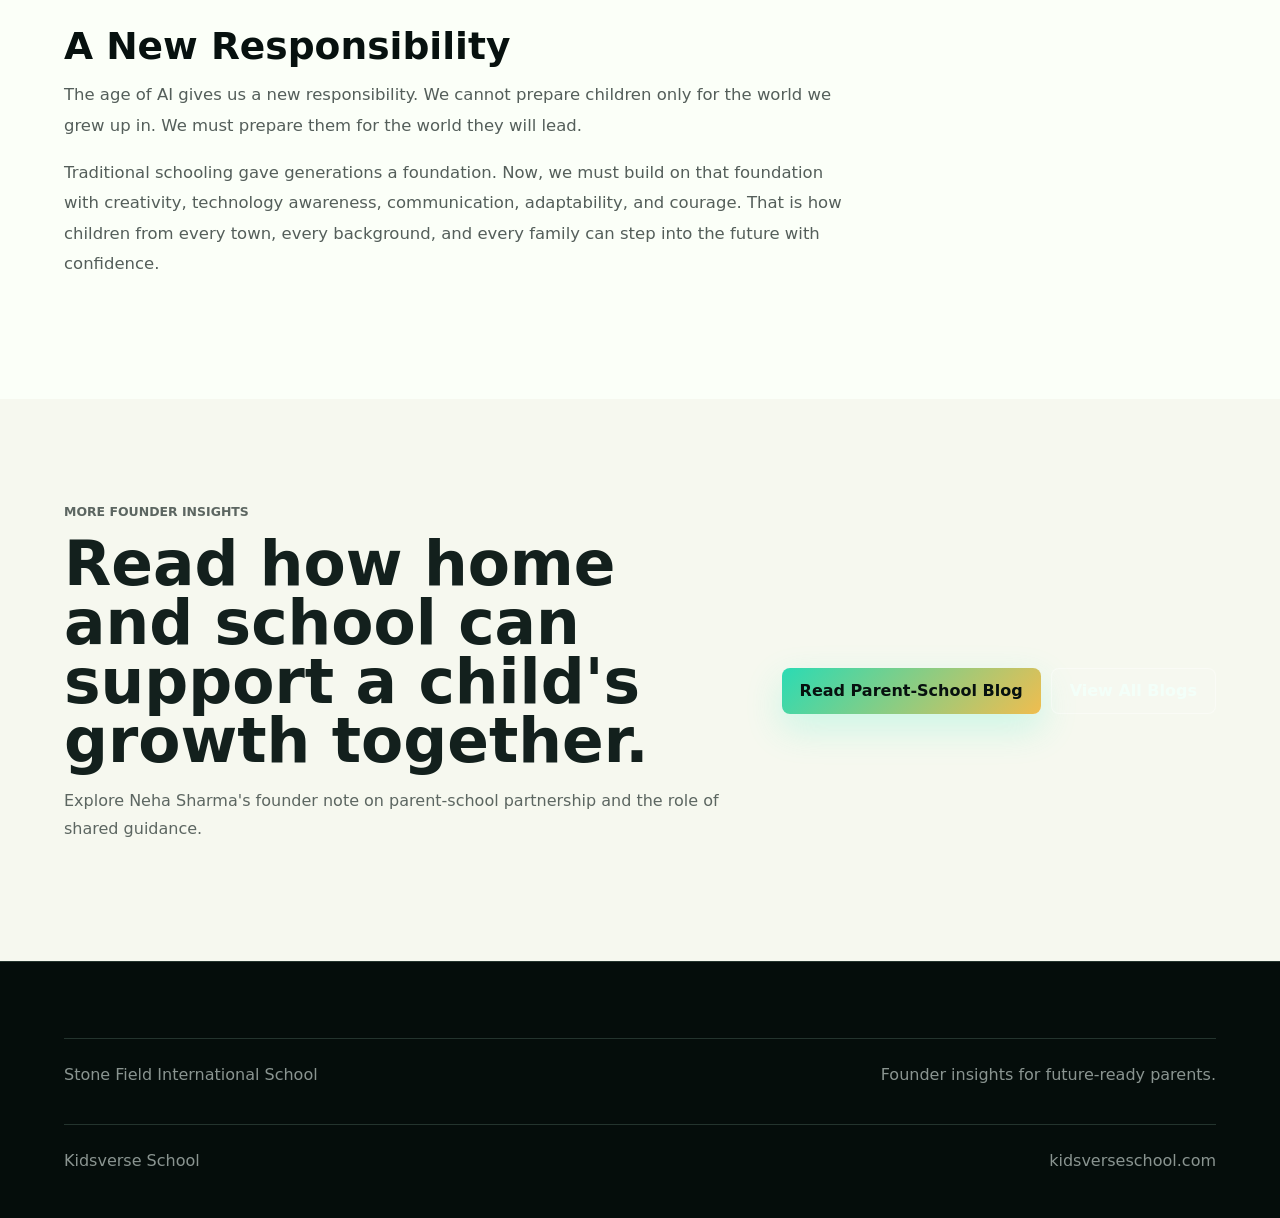
<file: blog-ai-traditional-schooling.html>
<!doctype html>
<html lang="en">
  <head>
    <meta charset="UTF-8" />
    <meta name="viewport" content="width=device-width, initial-scale=1.0" />
    <title>Why Traditional Schooling Alone Is No Longer Enough in the Age of AI | Stone Field International School</title>
    <meta name="description" content="Why children now need creativity, critical thinking, communication, adaptability, and equal access to future opportunities, by Vinay Sharma." />
    <link rel="icon" href="favicon.ico" sizes="any" />
    <link rel="icon" href="assets/favicon.svg" type="image/svg+xml" />
    <link rel="icon" href="assets/favicon-32.png" type="image/png" sizes="32x32" />
    <link rel="apple-touch-icon" href="assets/apple-touch-icon.png" />
    <link rel="shortcut icon" href="favicon.ico" />
    <meta name="theme-color" content="#07110f" />
    <link rel="stylesheet" href="styles.css" />
  </head>
  <body>
    <header class="site-header">
      <a class="brand" href="index.html"><span class="brand-mark">SFIS</span><span><strong>Stone Field</strong><small>International School</small></span></a>
      <nav class="desktop-nav" aria-label="Primary navigation"><a href="index.html">Home</a><a href="about.html">About</a><a href="academics.html">Academics</a><a href="facilities.html">Facilities</a><a href="admissions.html">Admissions</a><div class="nav-dropdown"><button class="nav-dropdown-toggle" type="button" aria-haspopup="true">Parent Hub</button><div class="nav-dropdown-menu"><a href="child-blueprint.html">Future Spark AI Report</a><a href="future-compass.html">Future Compass AI</a><a href="young-genius.html">Future Explorer Challenge</a><a href="resources.html">Parent Resource Library</a><a href="faq.html">FAQ</a></div></div><a href="blog.html">Blog</a><a href="contact.html">Contact</a></nav>
      <div class="header-actions"><a class="chip-link" href="child-blueprint.html">Future Spark</a><button class="menu-button" type="button" aria-expanded="false" aria-controls="megaMenu" aria-label="Open menu"><span></span><span></span><span></span></button></div>
    </header>
    <aside class="mega-menu" id="megaMenu" aria-hidden="true">
      <nav class="mega-links" aria-label="Expanded navigation"><div class="mega-group"><span class="mega-group-title">School</span><a href="index.html">Home <span>01</span></a><a href="about.html">About <span>02</span></a><a href="academics.html">Academics <span>03</span></a><a href="facilities.html">Facilities <span>04</span></a><a href="admissions.html">Admissions <span>05</span></a><a href="blog.html">Blog <span>06</span></a><a href="contact.html">Contact <span>07</span></a></div><div class="mega-group"><span class="mega-group-title">Parent Hub</span><a href="child-blueprint.html">Future Spark AI Report <span>01</span></a><a href="future-compass.html">Future Compass AI <span>02</span></a><a href="young-genius.html">Future Explorer Challenge <span>03</span></a><a href="resources.html">Parent Resource Library <span>04</span></a><a href="faq.html">FAQ <span>05</span></a></div></nav>
      <div class="mega-panel"><p class="eyebrow">Future readiness</p><h2>AI has changed what children must be ready for.</h2><p>The new advantage is not memorizing more. It is thinking better, communicating clearly, and adapting faster.</p><a class="primary-button" href="blog.html">Explore Blogs</a></div>
    </aside>

    <main>
      <section class="page-hero blog-hero ai-blog-hero">
        <div class="page-intro">
          <p class="eyebrow">Founder Blog</p>
          <h1 class="long-blog-title">Why Traditional Schooling Alone Is No Longer Enough in the Age of AI</h1>
          <p class="lead">Children now need creativity, critical thinking, communication, and adaptability alongside strong academics.</p>
          <p class="blog-byline">By <strong>Vinay Sharma</strong>, Former UIDAI Architect | Ex-TCS | Ex-HCL | Former Camp K12 Director</p>
        </div>
      </section>

      <section class="section blog-layout">
        <article class="blog-article">
          <p class="lead">The world has changed faster in the last three years than it did in the previous twenty. Artificial intelligence is no longer a future idea. It is already writing, coding, designing, researching, translating, solving problems, and changing how professionals work across industries.</p>

          <p>This does not mean school is less important. It means school must become more meaningful. Children still need strong foundations in language, mathematics, science, discipline, and values. But traditional schooling alone, especially if it depends only on memorization and exam recall, is no longer enough for the world our children are entering.</p>

          <blockquote>In the age of AI, the child who can ask better questions, think creatively, and communicate clearly will have a powerful advantage.</blockquote>

          <h2>AI Has Changed The Value Of Memorization</h2>
          <p>For many years, education rewarded students mainly for remembering information. But today, information is available instantly. AI can summarize chapters, generate code, create designs, solve math steps, and explain complex topics in seconds.</p>
          <p>Memorization still has a place. Children must know facts, concepts, vocabulary, formulas, and fundamentals. But memorization cannot be the final goal. The real question is: can the child use knowledge to think, create, decide, and solve?</p>

          <h2>The Skills That Matter More Now</h2>
          <p>The future will reward children who can combine knowledge with human ability. Creativity helps them imagine new solutions. Critical thinking helps them judge what is true and useful. Communication helps them share ideas with confidence. Adaptability helps them stay calm and keep learning when technology changes again.</p>
          <p>These skills are not extra activities. They are core life skills. They must be built through projects, discussions, experiments, presentations, teamwork, coding, design thinking, reading, sports, and real problem-solving.</p>

          <div class="blog-callout">
            <strong>AI should not make children passive. It should make their thinking sharper.</strong>
            <p>Students need to learn how to use technology responsibly, ask better questions, check answers, and turn ideas into action.</p>
          </div>

          <h2>Why Smaller Towns Must Not Be Left Behind</h2>
          <p>Children from smaller towns deserve the same exposure as children in metro cities. Talent is not limited by geography. Opportunity often is.</p>
          <p>If a child in a smaller town gets access to robotics, coding, strong English communication, modern labs, competitive exam guidance, sports, and confident mentoring, that child can compete anywhere. The goal should not be to make children leave their roots to find opportunity. The goal should be to bring opportunity closer to them.</p>

          <h2>The Role Of A Future-Ready School</h2>
          <p>A future-ready school must do more than complete a syllabus. It must help children discover what they are good at, develop discipline, dream with confidence, and deliver results through effort.</p>
          <p>At Stone Field International School, this belief connects directly with our 5D approach: Discover, Develop, Dream, Discipline, and Deliver. A child should not simply pass exams. A child should become capable, confident, and ready for a changing world.</p>

          <h2>Academics Plus Application</h2>
          <p>Strong academics remain essential. But children also need application. A science concept should become an experiment. A math idea should become a problem to solve. A reading lesson should become a conversation. A computer class should become a project. A sports period should become teamwork, resilience, and leadership.</p>
          <p>This is how learning becomes real. This is how children stop asking, “Why do I need this?” and start seeing how knowledge connects with life.</p>

          <h2>What Parents Should Look For</h2>
          <ul>
            <li>A school that builds thinking, not only memorization.</li>
            <li>Teachers who encourage questions, communication, and confidence.</li>
            <li>Technology exposure that is guided, safe, and meaningful.</li>
            <li>Sports, arts, labs, reading, and personality development alongside academics.</li>
            <li>A culture that prepares children for the future without disconnecting them from values.</li>
          </ul>

          <h2>A New Responsibility</h2>
          <p>The age of AI gives us a new responsibility. We cannot prepare children only for the world we grew up in. We must prepare them for the world they will lead.</p>
          <p>Traditional schooling gave generations a foundation. Now, we must build on that foundation with creativity, technology awareness, communication, adaptability, and courage. That is how children from every town, every background, and every family can step into the future with confidence.</p>
        </article>

        <aside class="blog-sidebar">
          <div class="founder-card tech-author-card">
            <div class="founder-portrait-mark founder-tech-mark">
              <img class="founder-vinay-image" src="assets/Founder2.jpeg" alt="Vinay Sharma, Founder Stone Field International School" />
            </div>
            <p class="eyebrow">Author</p>
            <h2>Vinay Sharma</h2>
            <p>Former UIDAI Architect | Ex-TCS | Ex-HCL | Former Camp K12 Director</p>
            <span>Children from smaller towns deserve the same future opportunities as children in metro cities.</span>
          </div>
          <div class="blog-note-card">
            <strong>Parent takeaway</strong>
            <p>Ask whether your child's school is only completing the syllabus, or also building confidence, communication, creativity, and problem-solving.</p>
          </div>
        </aside>
      </section>

      <section class="section light blog-next">
        <div>
          <p class="eyebrow">More founder insights</p>
          <h2>Read how home and school can support a child's growth together.</h2>
          <p>Explore Neha Sharma's founder note on parent-school partnership and the role of shared guidance.</p>
        </div>
        <div class="spark-actions">
          <a class="primary-button" href="blog-parent-school-partnership.html">Read Parent-School Blog</a>
          <a class="secondary-button" href="blog.html">View All Blogs</a>
        </div>
      </section>
    </main>

    <footer class="site-footer"><div class="footer-bottom"><span>Stone Field International School</span><span>Founder insights for future-ready parents.</span></div><div class="footer-bottom"><span>Kidsverse School</span><a href="https://kidsverseschool.com" target="_blank" rel="noopener noreferrer">kidsverseschool.com</a></div></footer>
    <script src="script.js"></script>
  </body>
</html>
</file>
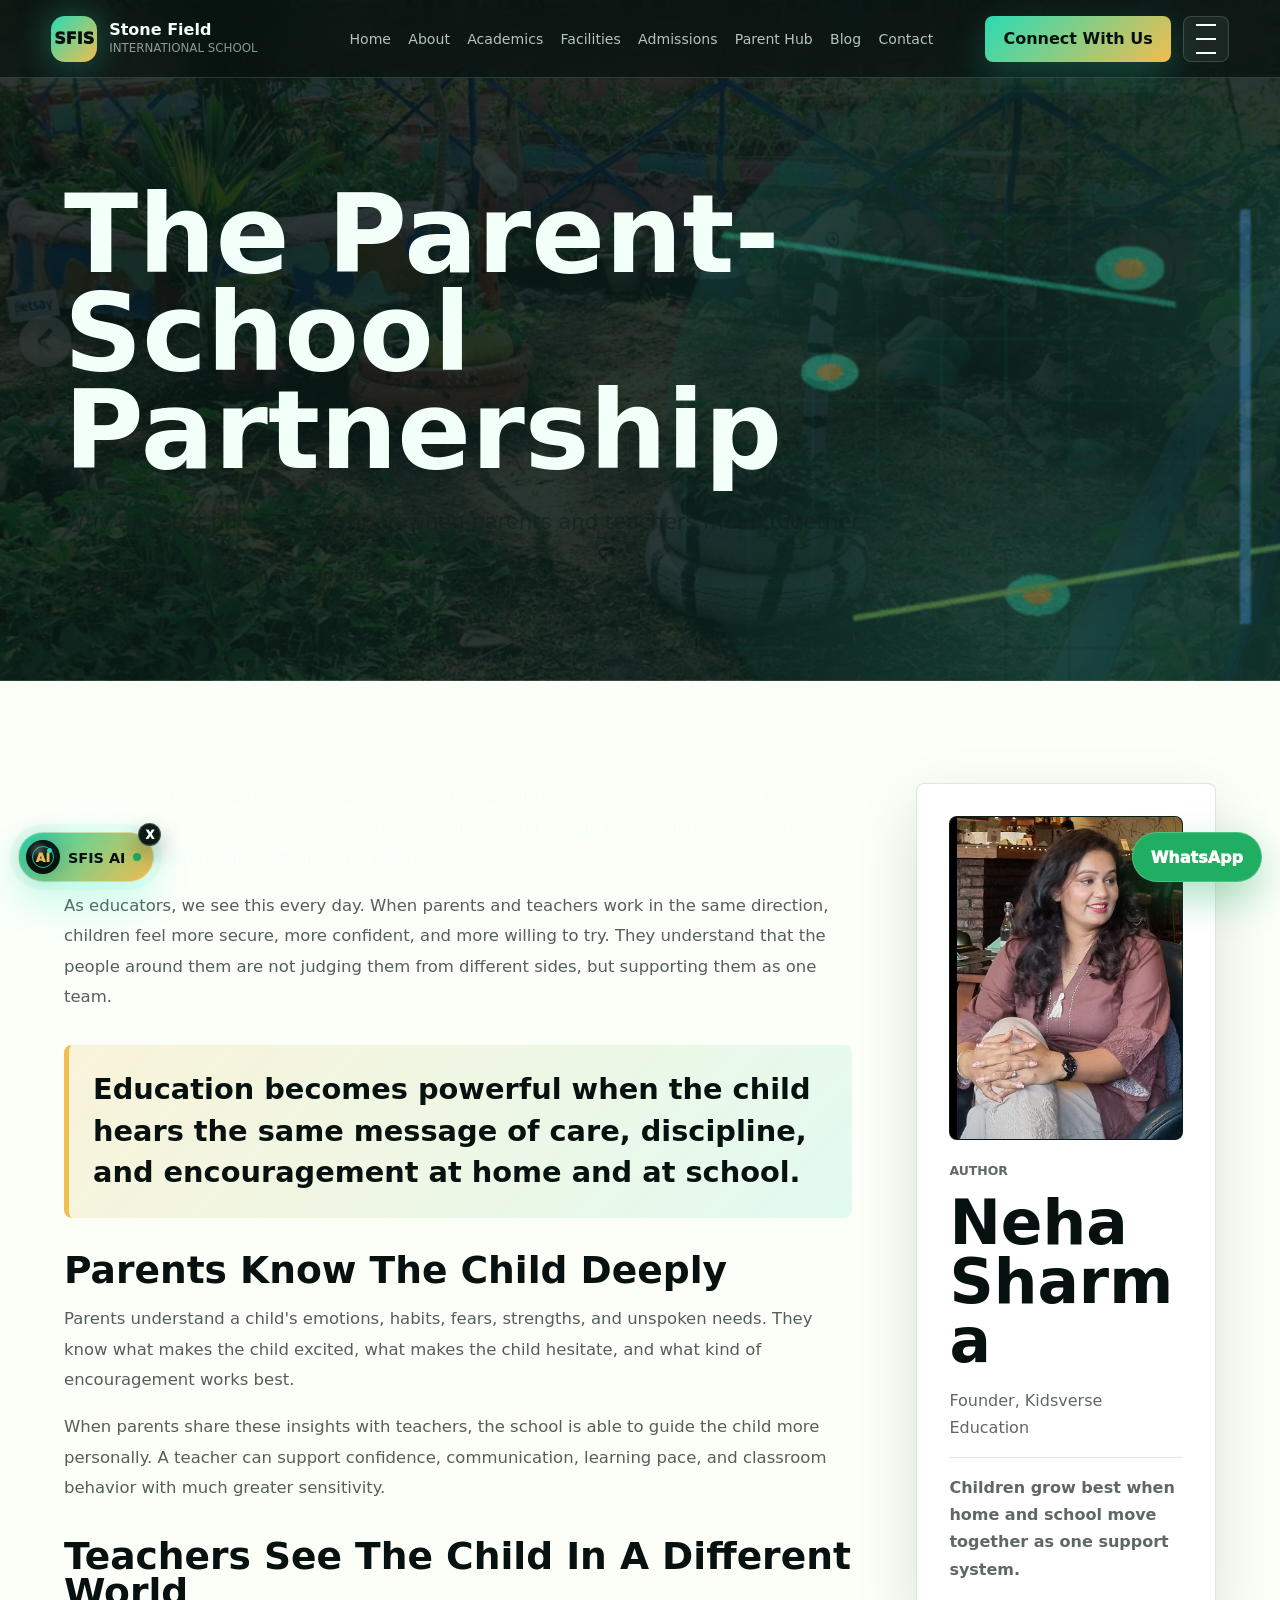
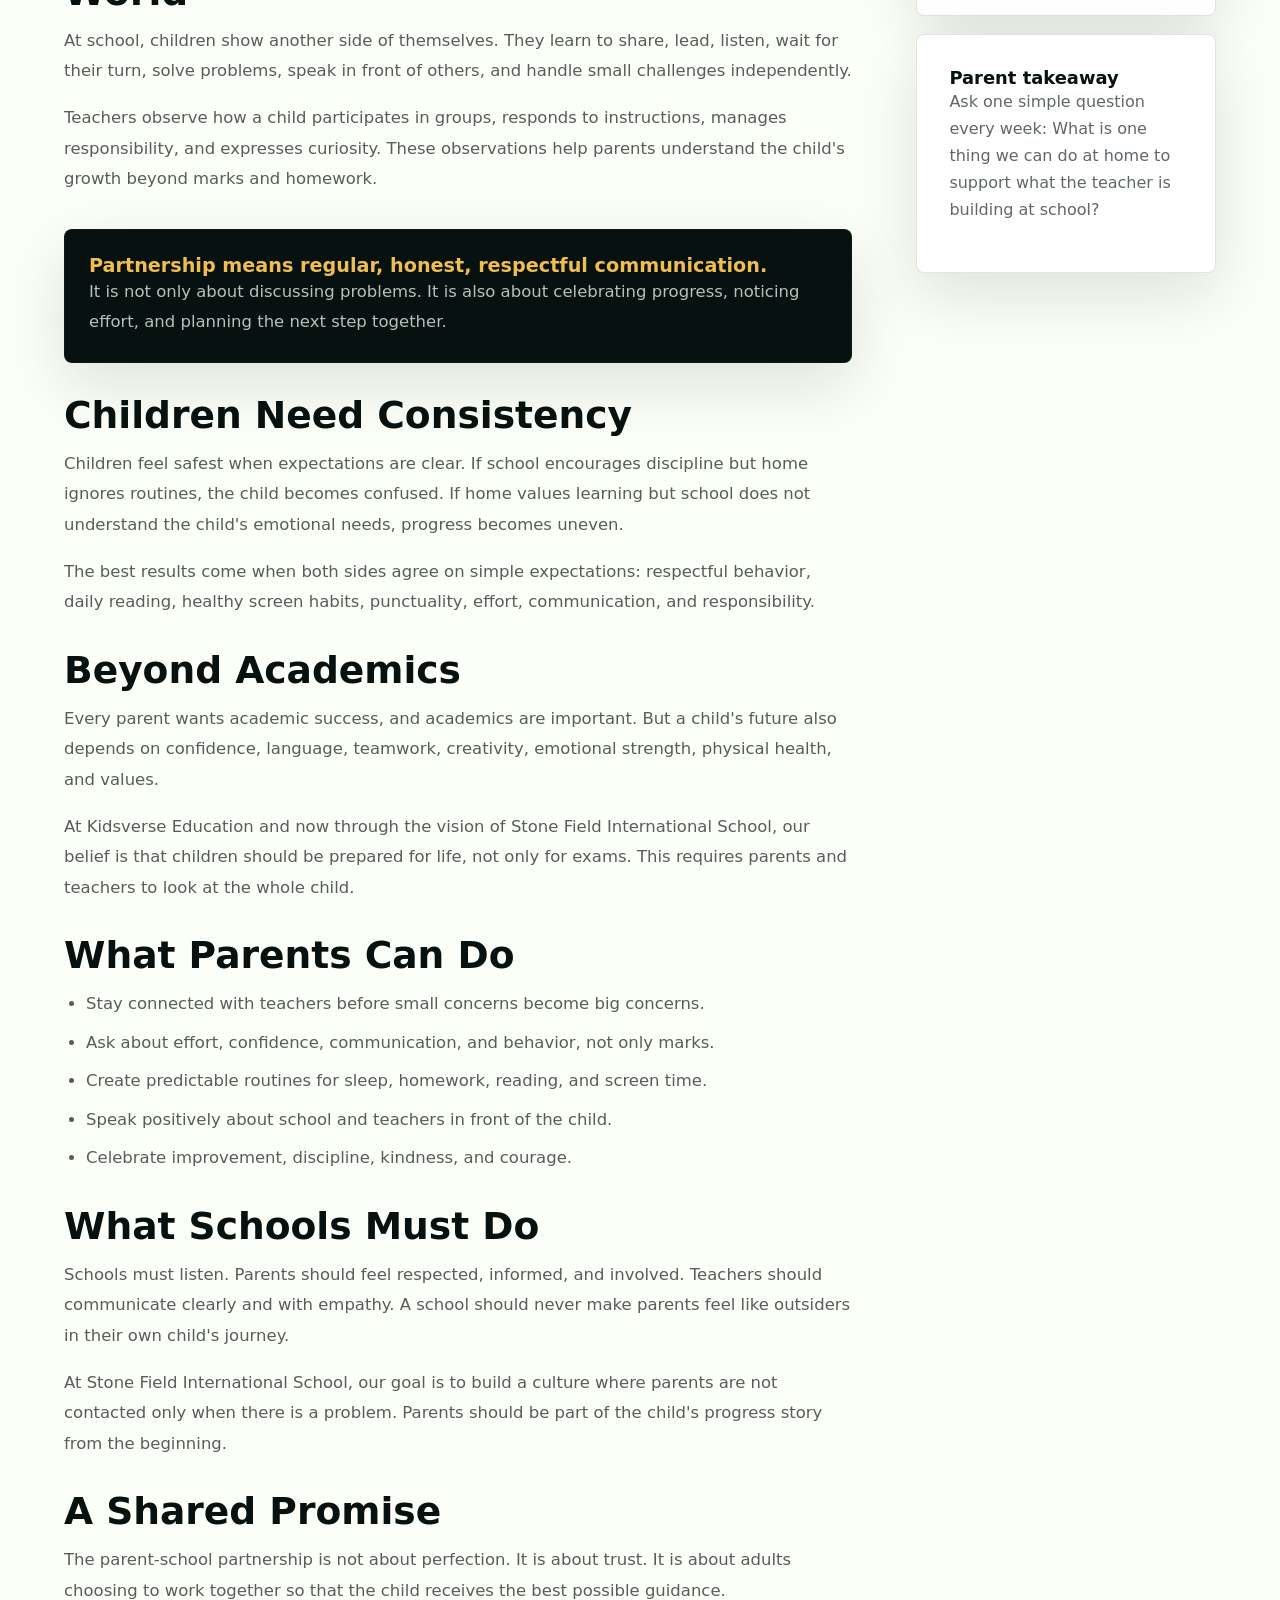
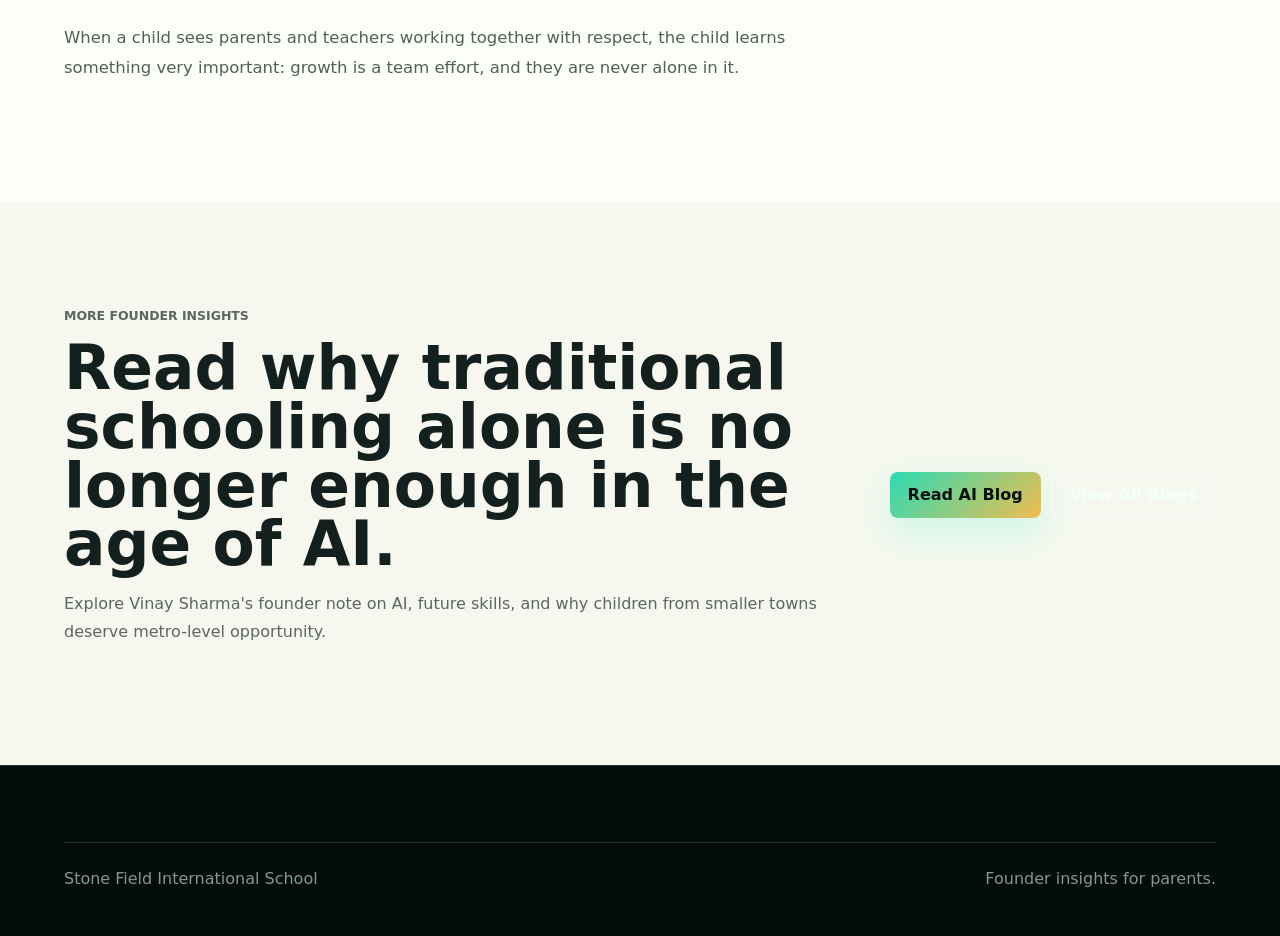
<file: blog-parent-school-partnership.html>
<!doctype html>
<html lang="en">
  <head>
    <meta charset="UTF-8" />
    <meta name="viewport" content="width=device-width, initial-scale=1.0" />
    <title>The Parent-School Partnership | Stone Field International School</title>
    <meta name="description" content="Why the best outcomes happen when parents and teachers move together, by Neha Sharma, Founder Kidsverse Education." />
    <link rel="icon" href="favicon.ico" sizes="any" />
    <link rel="icon" href="assets/favicon.svg" type="image/svg+xml" />
    <link rel="icon" href="assets/favicon-32.png" type="image/png" sizes="32x32" />
    <link rel="apple-touch-icon" href="assets/apple-touch-icon.png" />
    <link rel="shortcut icon" href="favicon.ico" />
    <meta name="theme-color" content="#07110f" />
    <link rel="stylesheet" href="styles.css" />
  </head>
  <body>
    <header class="site-header">
      <a class="brand" href="index.html"><span class="brand-mark">SFIS</span><span><strong>Stone Field</strong><small>International School</small></span></a>
      <nav class="desktop-nav" aria-label="Primary navigation"><a href="index.html">Home</a><a href="about.html">About</a><a href="academics.html">Academics</a><a href="facilities.html">Facilities</a><a href="admissions.html">Admissions</a><div class="nav-dropdown"><button class="nav-dropdown-toggle" type="button" aria-haspopup="true">Parent Hub</button><div class="nav-dropdown-menu"><a href="child-blueprint.html">Future Spark AI Report</a><a href="future-compass.html">Future Compass AI</a><a href="young-genius.html">Future Explorer Challenge</a><a href="resources.html">Parent Resource Library</a><a href="faq.html">FAQ</a></div></div><a href="blog.html">Blog</a><a href="contact.html">Contact</a></nav>
      <div class="header-actions"><a class="chip-link" href="contact.html">Connect With Us</a><button class="menu-button" type="button" aria-expanded="false" aria-controls="megaMenu" aria-label="Open menu"><span></span><span></span><span></span></button></div>
    </header>
    <aside class="mega-menu" id="megaMenu" aria-hidden="true">
      <nav class="mega-links" aria-label="Expanded navigation"><div class="mega-group"><span class="mega-group-title">School</span><a href="index.html">Home <span>01</span></a><a href="about.html">About <span>02</span></a><a href="academics.html">Academics <span>03</span></a><a href="facilities.html">Facilities <span>04</span></a><a href="admissions.html">Admissions <span>05</span></a><a href="blog.html">Blog <span>06</span></a><a href="contact.html">Contact <span>07</span></a></div><div class="mega-group"><span class="mega-group-title">Parent Hub</span><a href="child-blueprint.html">Future Spark AI Report <span>01</span></a><a href="future-compass.html">Future Compass AI <span>02</span></a><a href="young-genius.html">Future Explorer Challenge <span>03</span></a><a href="resources.html">Parent Resource Library <span>04</span></a><a href="faq.html">FAQ <span>05</span></a></div></nav>
      <div class="mega-panel"><p class="eyebrow">Founder insight</p><h2>When home and school move together, children rise faster.</h2><p>A parent-school partnership is not a formality. It is one of the strongest support systems a child can have.</p><a class="primary-button" href="contact.html">Start a Conversation</a></div>
    </aside>

    <main>
      <section class="page-hero blog-hero">
        <div class="page-intro">
          <p class="eyebrow">Founder Blog</p>
          <h1>The Parent-School Partnership</h1>
          <p class="lead">Why the best outcomes happen when parents and teachers move together.</p>
          <p class="blog-byline">By <strong>Neha Sharma</strong>, Founder Kidsverse Education</p>
        </div>
      </section>

      <section class="section blog-layout">
        <article class="blog-article">
          <p class="lead">A child does not grow in only one place. A child grows at home, in the classroom, on the playground, during conversations, through routines, and through the small moments where adults guide them with patience and belief.</p>

          <p>As educators, we see this every day. When parents and teachers work in the same direction, children feel more secure, more confident, and more willing to try. They understand that the people around them are not judging them from different sides, but supporting them as one team.</p>

          <blockquote>Education becomes powerful when the child hears the same message of care, discipline, and encouragement at home and at school.</blockquote>

          <h2>Parents Know The Child Deeply</h2>
          <p>Parents understand a child's emotions, habits, fears, strengths, and unspoken needs. They know what makes the child excited, what makes the child hesitate, and what kind of encouragement works best.</p>
          <p>When parents share these insights with teachers, the school is able to guide the child more personally. A teacher can support confidence, communication, learning pace, and classroom behavior with much greater sensitivity.</p>

          <h2>Teachers See The Child In A Different World</h2>
          <p>At school, children show another side of themselves. They learn to share, lead, listen, wait for their turn, solve problems, speak in front of others, and handle small challenges independently.</p>
          <p>Teachers observe how a child participates in groups, responds to instructions, manages responsibility, and expresses curiosity. These observations help parents understand the child's growth beyond marks and homework.</p>

          <div class="blog-callout">
            <strong>Partnership means regular, honest, respectful communication.</strong>
            <p>It is not only about discussing problems. It is also about celebrating progress, noticing effort, and planning the next step together.</p>
          </div>

          <h2>Children Need Consistency</h2>
          <p>Children feel safest when expectations are clear. If school encourages discipline but home ignores routines, the child becomes confused. If home values learning but school does not understand the child's emotional needs, progress becomes uneven.</p>
          <p>The best results come when both sides agree on simple expectations: respectful behavior, daily reading, healthy screen habits, punctuality, effort, communication, and responsibility.</p>

          <h2>Beyond Academics</h2>
          <p>Every parent wants academic success, and academics are important. But a child's future also depends on confidence, language, teamwork, creativity, emotional strength, physical health, and values.</p>
          <p>At <a href="https://kidsverseschool.com" target="_blank" rel="noopener noreferrer">Kidsverse Education</a> and now through the vision of Stone Field International School, our belief is that children should be prepared for life, not only for exams. This requires parents and teachers to look at the whole child.</p>

          <h2>What Parents Can Do</h2>
          <ul>
            <li>Stay connected with teachers before small concerns become big concerns.</li>
            <li>Ask about effort, confidence, communication, and behavior, not only marks.</li>
            <li>Create predictable routines for sleep, homework, reading, and screen time.</li>
            <li>Speak positively about school and teachers in front of the child.</li>
            <li>Celebrate improvement, discipline, kindness, and courage.</li>
          </ul>

          <h2>What Schools Must Do</h2>
          <p>Schools must listen. Parents should feel respected, informed, and involved. Teachers should communicate clearly and with empathy. A school should never make parents feel like outsiders in their own child's journey.</p>
          <p>At Stone Field International School, our goal is to build a culture where parents are not contacted only when there is a problem. Parents should be part of the child's progress story from the beginning.</p>

          <h2>A Shared Promise</h2>
          <p>The parent-school partnership is not about perfection. It is about trust. It is about adults choosing to work together so that the child receives the best possible guidance.</p>
          <p>When a child sees parents and teachers working together with respect, the child learns something very important: growth is a team effort, and they are never alone in it.</p>
        </article>

        <aside class="blog-sidebar">
          <div class="founder-card">
            <div class="founder-portrait-mark">
              <img src="assets/Founder.png" alt="Neha Sharma, Founder Kidsverse Education" />
            </div>
            <p class="eyebrow">Author</p>
            <h2>Neha Sharma</h2>
            <p>Founder, <a href="https://kidsverseschool.com" target="_blank" rel="noopener noreferrer">Kidsverse Education</a></p>
            <span>Children grow best when home and school move together as one support system.</span>
          </div>
          <div class="blog-note-card">
            <strong>Parent takeaway</strong>
            <p>Ask one simple question every week: What is one thing we can do at home to support what the teacher is building at school?</p>
          </div>
        </aside>
      </section>

      <section class="section light blog-next">
        <div>
          <p class="eyebrow">More founder insights</p>
          <h2>Read why traditional schooling alone is no longer enough in the age of AI.</h2>
          <p>Explore Vinay Sharma's founder note on AI, future skills, and why children from smaller towns deserve metro-level opportunity.</p>
        </div>
        <div class="spark-actions">
          <a class="primary-button" href="blog-ai-traditional-schooling.html">Read AI Blog</a>
          <a class="secondary-button" href="blog.html">View All Blogs</a>
        </div>
      </section>
    </main>

    <footer class="site-footer"><div class="footer-bottom"><span>Stone Field International School</span><span>Founder insights for parents.</span></div></footer>
    <script src="script.js"></script>
  </body>
</html>
</file>
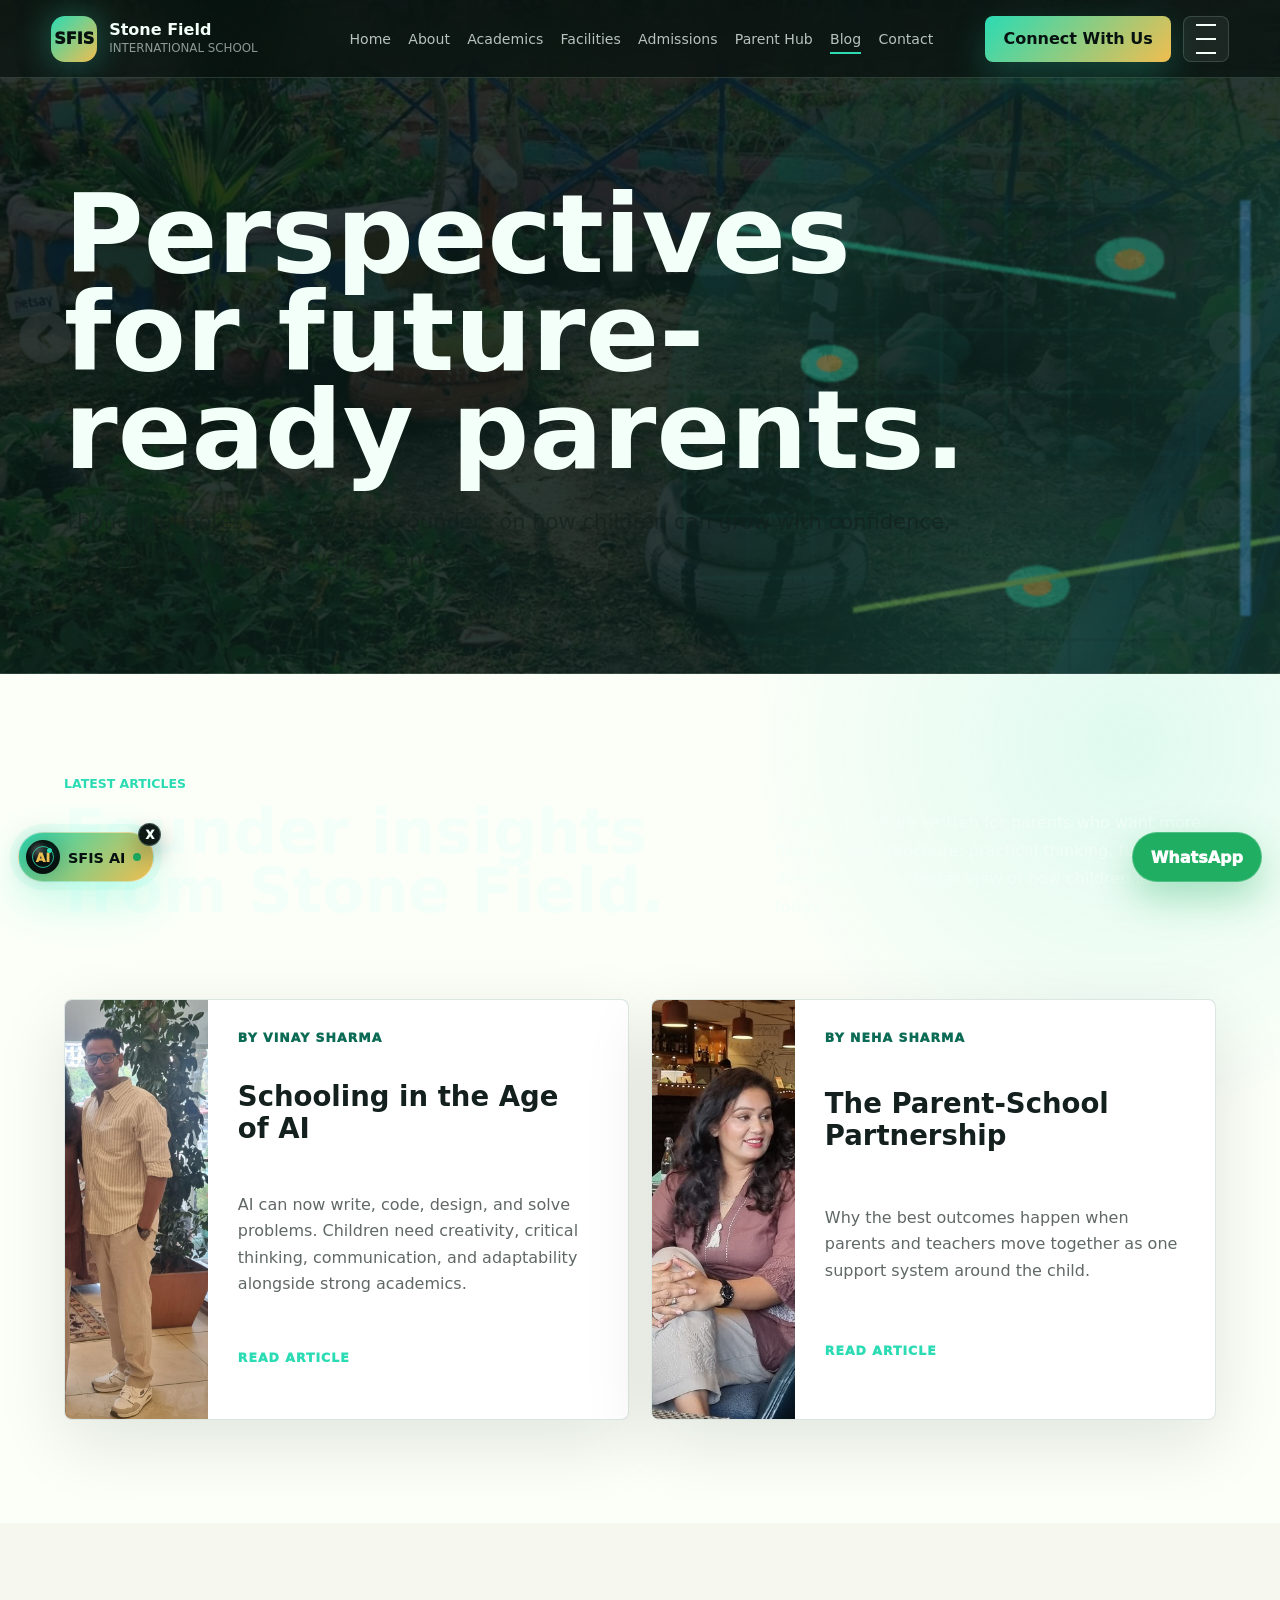
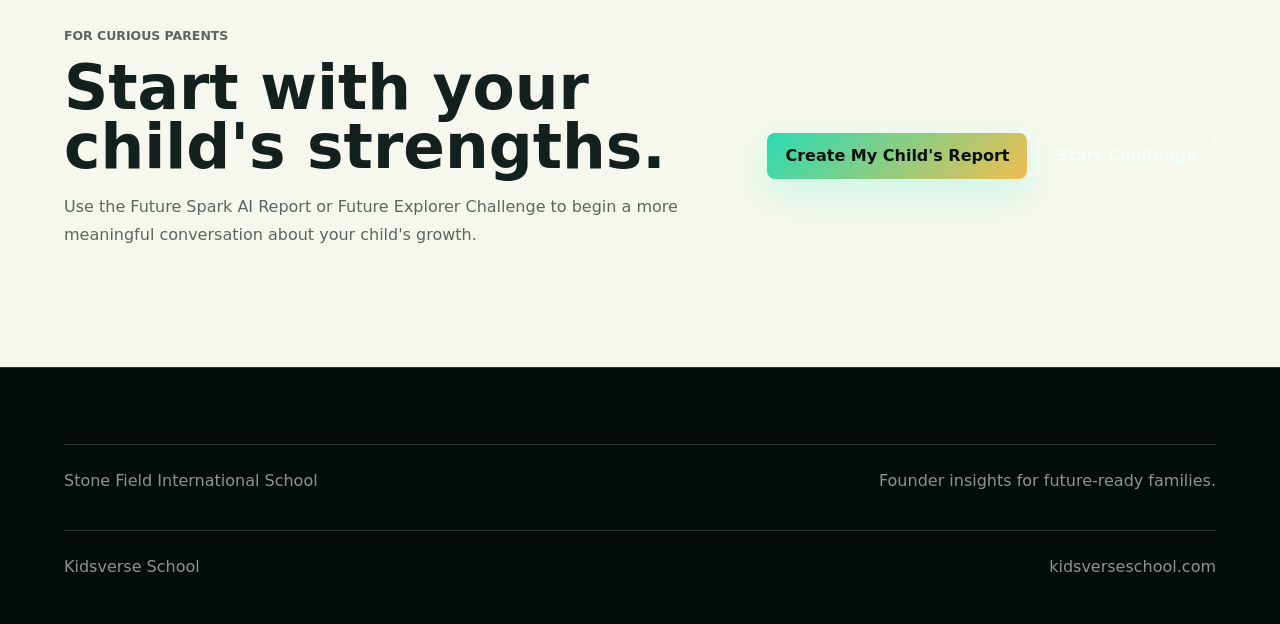
<file: blog.html>
<!doctype html>
<html lang="en">
  <head>
    <meta charset="UTF-8" />
    <meta name="viewport" content="width=device-width, initial-scale=1.0" />
    <title>Founder Blog | Stone Field International School</title>
    <meta name="description" content="Founder insights from Stone Field International School on future-ready education, parent partnership, AI, and whole-child growth." />
    <link rel="icon" href="favicon.ico" sizes="any" />
    <link rel="icon" href="assets/favicon.svg" type="image/svg+xml" />
    <link rel="icon" href="assets/favicon-32.png" type="image/png" sizes="32x32" />
    <link rel="apple-touch-icon" href="assets/apple-touch-icon.png" />
    <link rel="shortcut icon" href="favicon.ico" />
    <meta name="theme-color" content="#07110f" />
    <link rel="stylesheet" href="styles.css" />
  </head>
  <body>
    <header class="site-header">
      <a class="brand" href="index.html"><span class="brand-mark">SFIS</span><span><strong>Stone Field</strong><small>International School</small></span></a>
      <nav class="desktop-nav" aria-label="Primary navigation"><a href="index.html">Home</a><a href="about.html">About</a><a href="academics.html">Academics</a><a href="facilities.html">Facilities</a><a href="admissions.html">Admissions</a><div class="nav-dropdown"><button class="nav-dropdown-toggle" type="button" aria-haspopup="true">Parent Hub</button><div class="nav-dropdown-menu"><a href="child-blueprint.html">Future Spark AI Report</a><a href="future-compass.html">Future Compass AI</a><a href="young-genius.html">Future Explorer Challenge</a><a href="resources.html">Parent Resource Library</a><a href="faq.html">FAQ</a></div></div><a class="is-active" href="blog.html">Blog</a><a href="contact.html">Contact</a></nav>
      <div class="header-actions"><a class="chip-link" href="contact.html">Connect With Us</a><button class="menu-button" type="button" aria-expanded="false" aria-controls="megaMenu" aria-label="Open menu"><span></span><span></span><span></span></button></div>
    </header>
    <aside class="mega-menu" id="megaMenu" aria-hidden="true">
      <nav class="mega-links" aria-label="Expanded navigation"><div class="mega-group"><span class="mega-group-title">School</span><a href="index.html">Home <span>01</span></a><a href="about.html">About <span>02</span></a><a href="academics.html">Academics <span>03</span></a><a href="facilities.html">Facilities <span>04</span></a><a href="admissions.html">Admissions <span>05</span></a><a href="blog.html">Blog <span>06</span></a><a href="contact.html">Contact <span>07</span></a></div><div class="mega-group"><span class="mega-group-title">Parent Hub</span><a href="child-blueprint.html">Future Spark AI Report <span>01</span></a><a href="future-compass.html">Future Compass AI <span>02</span></a><a href="young-genius.html">Future Explorer Challenge <span>03</span></a><a href="resources.html">Parent Resource Library <span>04</span></a><a href="faq.html">FAQ <span>05</span></a></div></nav>
      <div class="mega-panel"><p class="eyebrow">Founder blog</p><h2>Ideas for parents raising future-ready children.</h2><p>Read founder perspectives on AI, parent-school partnership, communication, and whole-child growth.</p><a class="primary-button" href="child-blueprint.html">Try Future Spark</a></div>
    </aside>

    <main>
      <section class="page-hero blog-hero">
        <div class="page-intro">
          <p class="eyebrow">Founder Blog</p>
          <h1>Perspectives for future-ready parents.</h1>
          <p class="lead">Thoughtful notes from the SFIS founders on how children can grow with confidence, technology awareness, values, and opportunity.</p>
        </div>
      </section>

      <section class="section blog-index-section">
        <div class="section-heading">
          <div>
            <p class="eyebrow">Latest articles</p>
            <h2>Founder insights from Stone Field.</h2>
          </div>
          <p>These articles are written for parents who want more than a school brochure: practical thinking, future direction, and a clearer view of how children learn today.</p>
        </div>
        <div class="blog-card-grid">
          <a class="blog-index-card is-featured" href="blog-ai-traditional-schooling.html">
            <img class="founder-vinay-image" src="assets/Founder2.jpeg" alt="Vinay Sharma, Founder Stone Field International School" />
            <div>
              <span>By Vinay Sharma</span>
              <h3>Schooling in the Age of AI</h3>
              <p>AI can now write, code, design, and solve problems. Children need creativity, critical thinking, communication, and adaptability alongside strong academics.</p>
              <small>Read article</small>
            </div>
          </a>
          <a class="blog-index-card" href="blog-parent-school-partnership.html">
            <img src="assets/Founder.png" alt="Neha Sharma, Founder Kidsverse Education" />
            <div>
              <span>By Neha Sharma</span>
              <h3>The Parent-School Partnership</h3>
              <p>Why the best outcomes happen when parents and teachers move together as one support system around the child.</p>
              <small>Read article</small>
            </div>
          </a>
        </div>
      </section>

      <section class="section light blog-next">
        <div>
          <p class="eyebrow">For curious parents</p>
          <h2>Start with your child's strengths.</h2>
          <p>Use the Future Spark AI Report or Future Explorer Challenge to begin a more meaningful conversation about your child's growth.</p>
        </div>
        <div class="spark-actions">
          <a class="primary-button" href="child-blueprint.html">Create My Child's Report</a>
          <a class="secondary-button" href="young-genius.html">Start Challenge</a>
        </div>
      </section>
    </main>

    <footer class="site-footer"><div class="footer-bottom"><span>Stone Field International School</span><span>Founder insights for future-ready families.</span></div><div class="footer-bottom"><span>Kidsverse School</span><a href="https://kidsverseschool.com" target="_blank" rel="noopener noreferrer">kidsverseschool.com</a></div></footer>
    <script src="script.js"></script>
  </body>
</html>
</file>
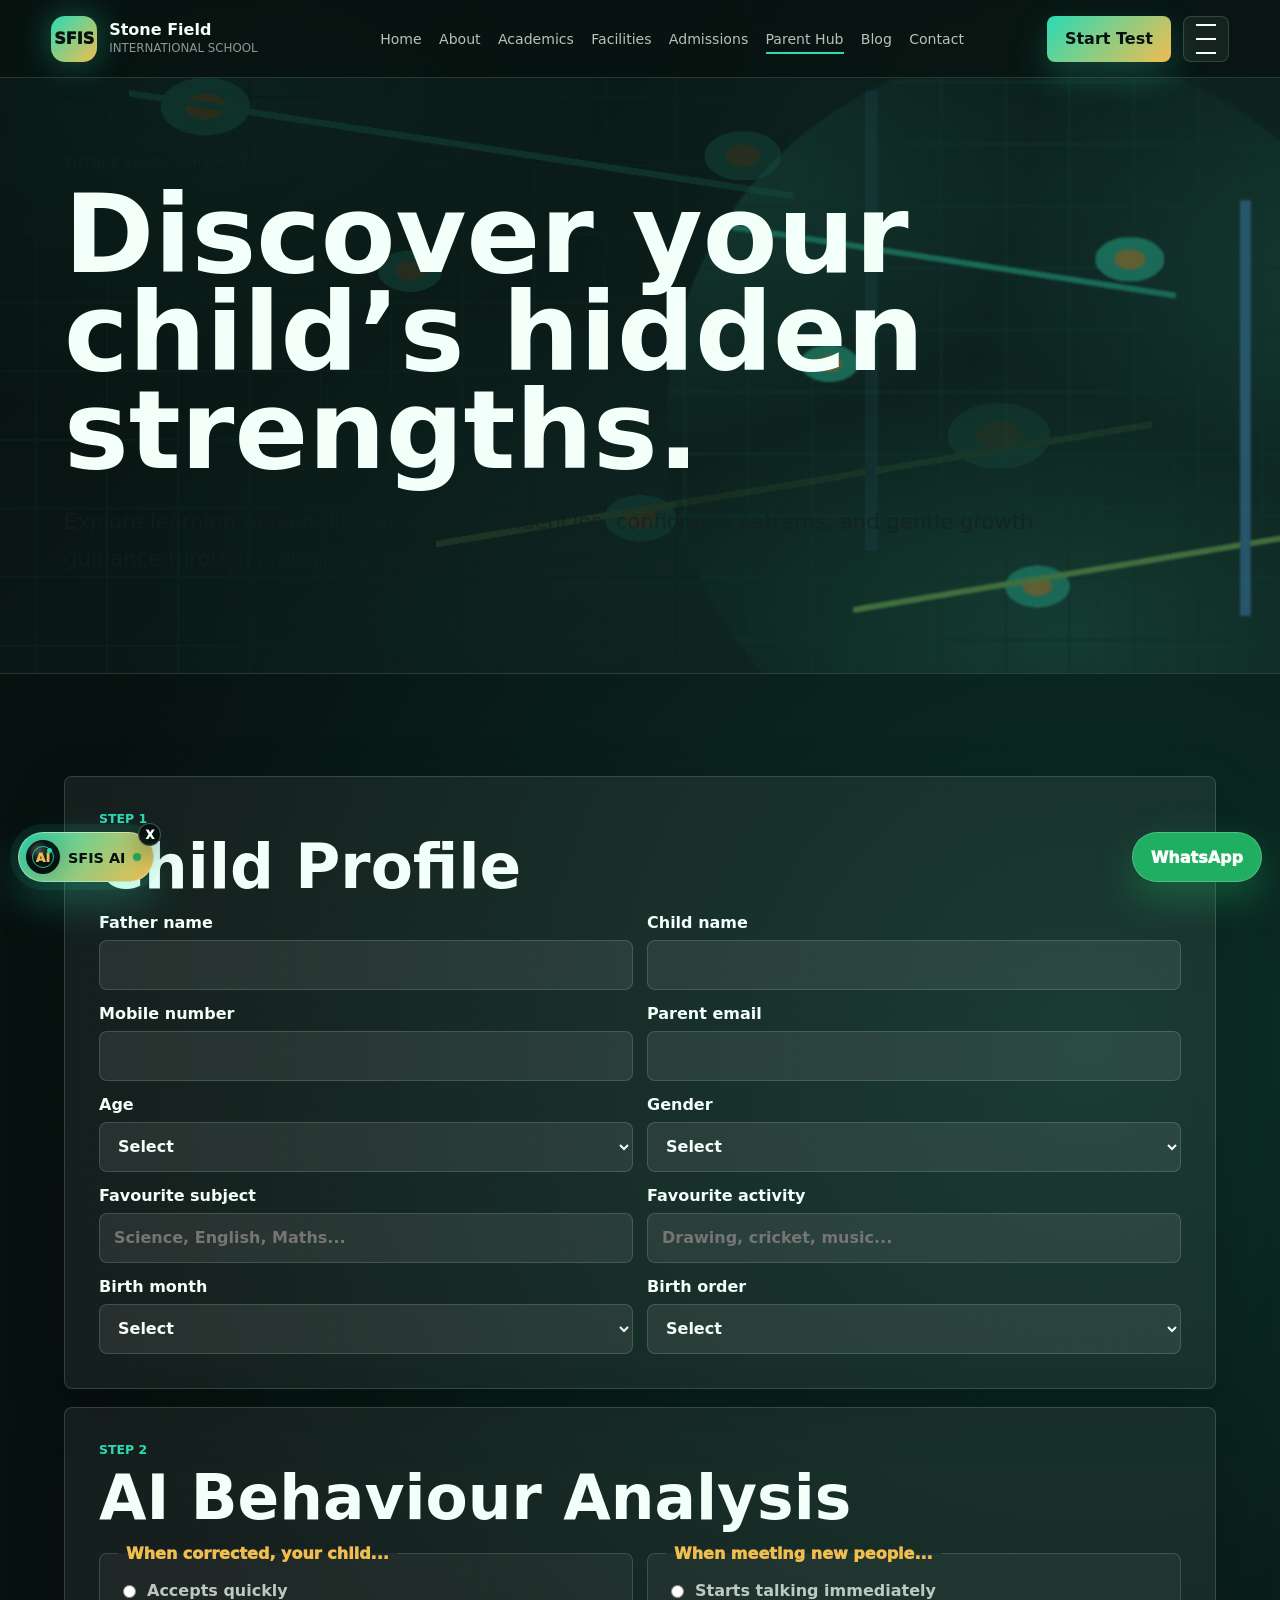
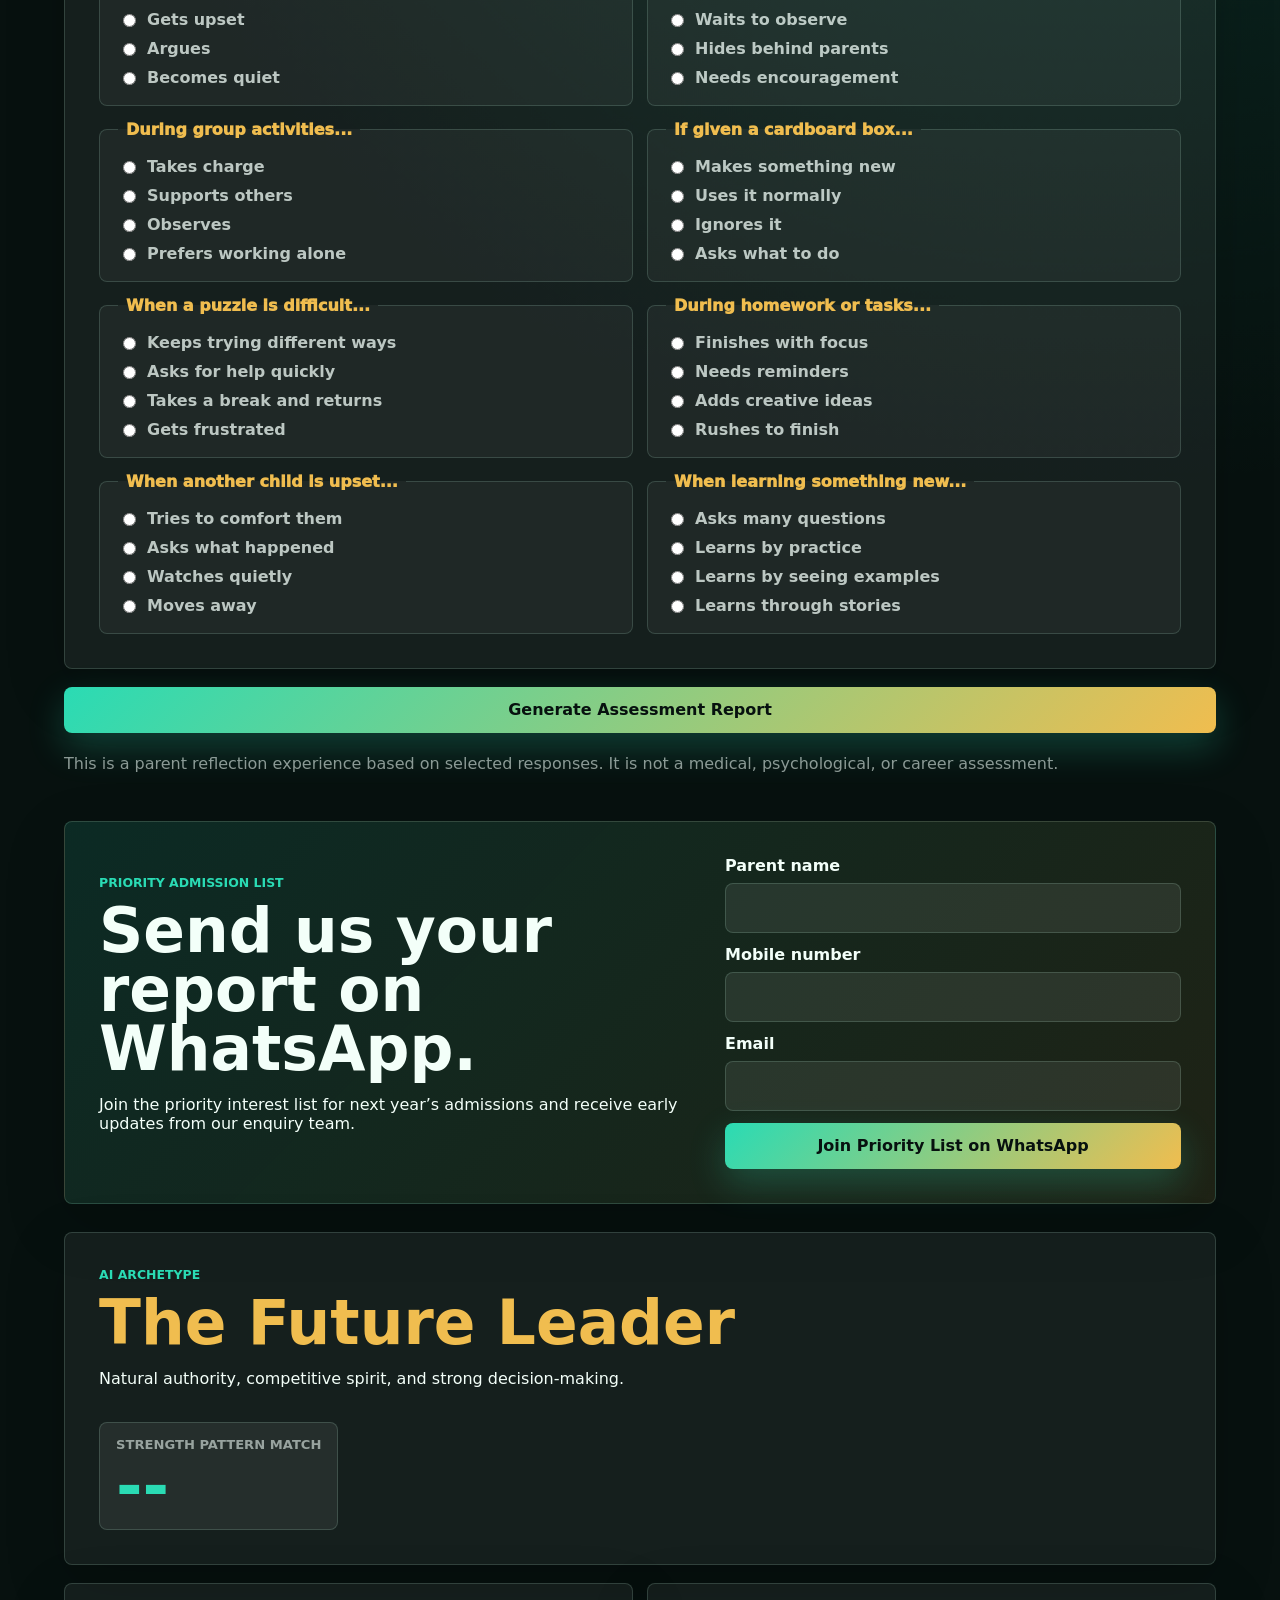
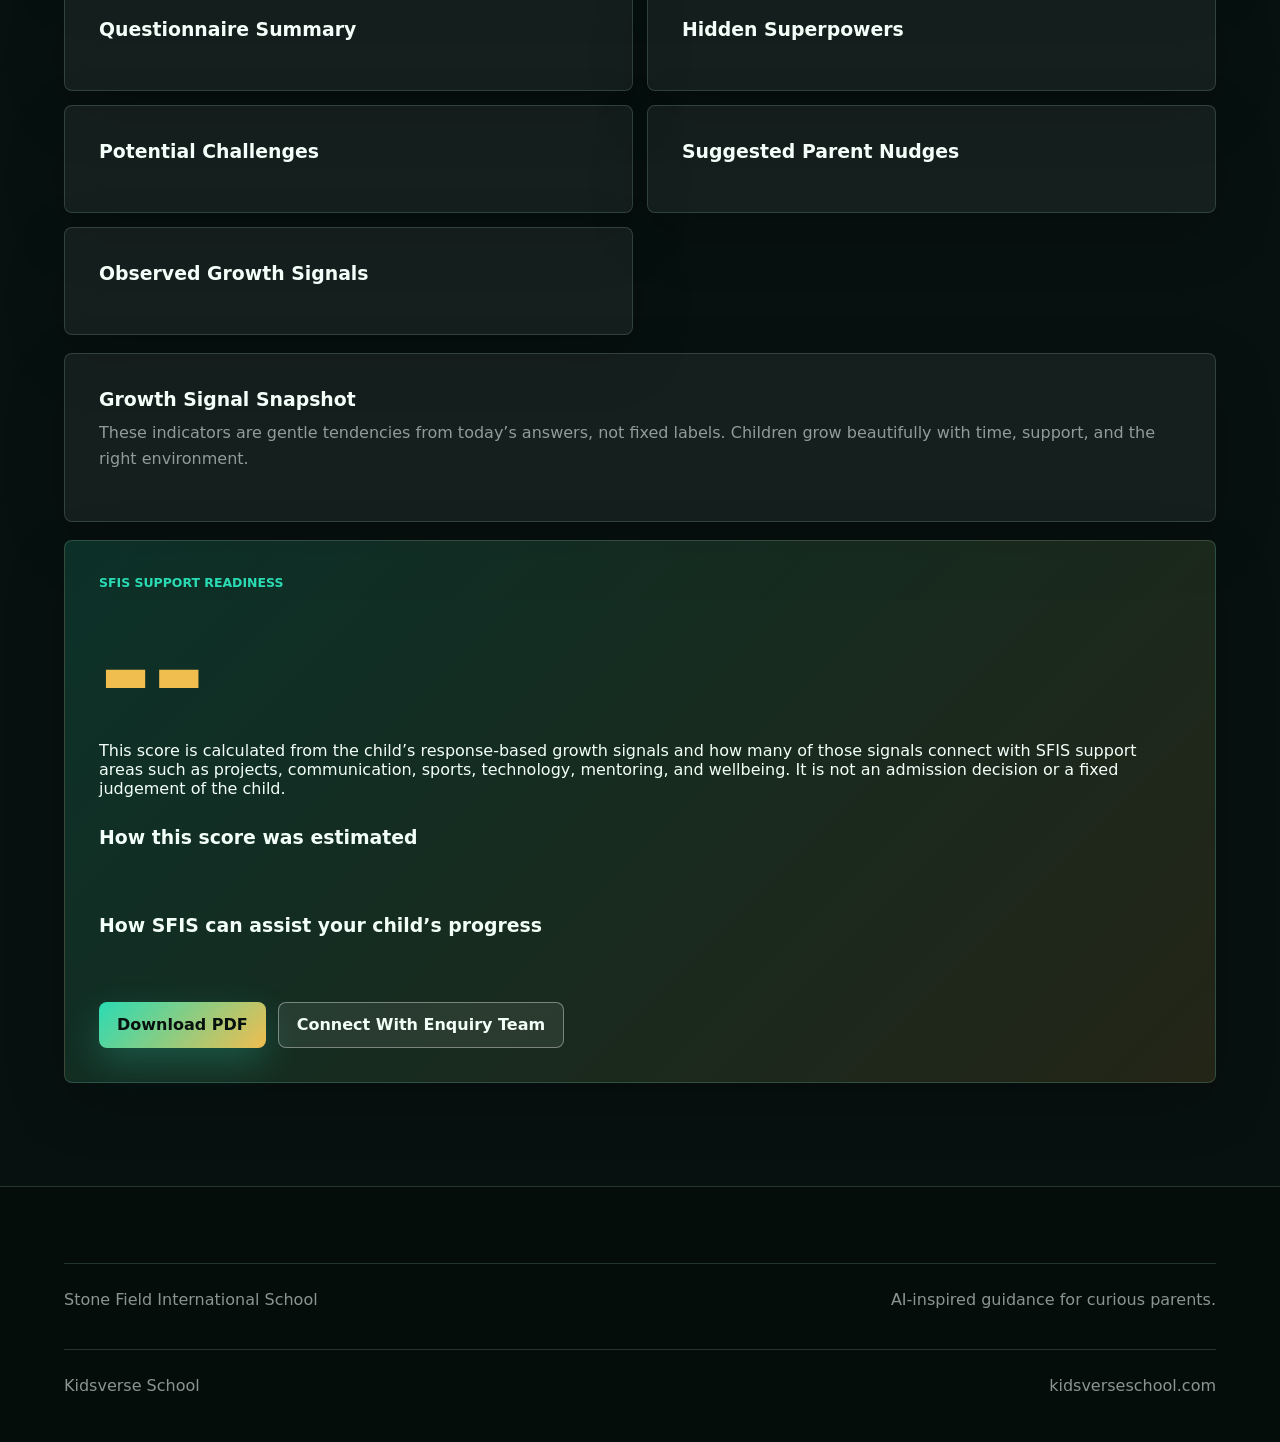
<file: child-blueprint.html>
<!doctype html>
<html lang="en">
  <head>
    <meta charset="UTF-8" />
    <meta name="viewport" content="width=device-width, initial-scale=1.0" />
    <title>Future Spark AI Report | Stone Field International School</title>
    <meta name="description" content="Discover your child's strengths, learning personality, and growth signals with the Future Spark AI Report experience." />
    <link rel="icon" href="favicon.ico" sizes="any" />
    <link rel="icon" href="assets/favicon.svg" type="image/svg+xml" />
    <link rel="icon" href="assets/favicon-32.png" type="image/png" sizes="32x32" />
    <link rel="apple-touch-icon" href="assets/apple-touch-icon.png" />
    <link rel="shortcut icon" href="favicon.ico" />
    <meta name="theme-color" content="#07110f" />
    <link rel="stylesheet" href="styles.css" />
  </head>
  <body>
    <header class="site-header">
      <a class="brand" href="index.html"><span class="brand-mark">SFIS</span><span><strong>Stone Field</strong><small>International School</small></span></a>
      <nav class="desktop-nav" aria-label="Primary navigation"><a href="index.html">Home</a><a href="about.html">About</a><a href="academics.html">Academics</a><a href="facilities.html">Facilities</a><a href="admissions.html">Admissions</a><div class="nav-dropdown"><button class="nav-dropdown-toggle is-active" type="button" aria-haspopup="true">Parent Hub</button><div class="nav-dropdown-menu"><a class="is-active" href="child-blueprint.html">Future Spark AI Report</a><a href="future-compass.html">Future Compass AI</a><a href="young-genius.html">Future Explorer Challenge</a><a href="resources.html">Parent Resource Library</a><a href="faq.html">FAQ</a></div></div><a href="blog.html">Blog</a><a href="contact.html">Contact</a></nav>
      <div class="header-actions"><a class="chip-link" href="#blueprintTool">Start Test</a><button class="menu-button" type="button" aria-expanded="false" aria-controls="megaMenu" aria-label="Open menu"><span></span><span></span><span></span></button></div>
    </header>
    <aside class="mega-menu" id="megaMenu" aria-hidden="true">
      <nav class="mega-links" aria-label="Expanded navigation"><div class="mega-group"><span class="mega-group-title">School</span><a href="index.html">Home <span>01</span></a><a href="about.html">About <span>02</span></a><a href="academics.html">Academics <span>03</span></a><a href="facilities.html">Facilities <span>04</span></a><a href="admissions.html">Admissions <span>05</span></a><a href="blog.html">Blog <span>06</span></a><a href="contact.html">Contact <span>07</span></a></div><div class="mega-group"><span class="mega-group-title">Parent Hub</span><a href="child-blueprint.html">Future Spark AI Report <span>01</span></a><a href="future-compass.html">Future Compass AI <span>02</span></a><a href="young-genius.html">Future Explorer Challenge <span>03</span></a><a href="resources.html">Parent Resource Library <span>04</span></a><a href="faq.html">FAQ <span>05</span></a></div></nav>
      <div class="mega-panel"><p class="eyebrow">Future Spark AI Report</p><h2>Discover strengths and growth signals.</h2><p>A parent-friendly AI-inspired reflection tool for children aged 5 to 10 years.</p><a class="primary-button" href="#blueprintTool">Start</a></div>
    </aside>

    <main>
      <section class="page-hero blueprint-hero">
        <div class="page-intro">
          <p class="eyebrow">Future Spark AI Report</p>
          <h1>Discover your child’s hidden strengths.</h1>
          <p class="lead">Explore learning personality, emotional tendencies, confidence patterns, and gentle growth guidance through a playful AI-inspired experience.</p>
        </div>
      </section>

      <section class="section blueprint-tool" id="blueprintTool">
        <form class="blueprint-form" novalidate>
          <div class="blueprint-step">
            <p class="eyebrow">Step 1</p>
            <h2>Child Profile</h2>
            <div class="blueprint-fields">
              <label>Father name<input name="fatherName" type="text" required /></label>
              <label>Child name<input name="childName" type="text" required /></label>
              <label>Mobile number<input name="fatherMobile" type="tel" required /></label>
              <label>Parent email<input name="parentEmail" type="email" required /></label>
              <label>Age<select name="age" required><option value="">Select</option><option>5</option><option>6</option><option>7</option><option>8</option><option>9</option><option>10</option></select></label>
              <label>Gender<select name="gender" required><option value="">Select</option><option>Girl</option><option>Boy</option><option>Prefer not to say</option></select></label>
              <label>Favourite subject<input name="subject" type="text" placeholder="Science, English, Maths..." required /></label>
              <label>Favourite activity<input name="activity" type="text" placeholder="Drawing, cricket, music..." required /></label>
              <label>Birth month<select name="birthMonth" required><option value="">Select</option><option>January</option><option>February</option><option>March</option><option>April</option><option>May</option><option>June</option><option>July</option><option>August</option><option>September</option><option>October</option><option>November</option><option>December</option></select></label>
              <label>Birth order<select name="birthOrder" required><option value="">Select</option><option>Only Child</option><option>Elder Sibling</option><option>Younger Sibling</option></select></label>
            </div>
          </div>

          <div class="blueprint-step">
            <p class="eyebrow">Step 2</p>
            <h2>AI Behaviour Analysis</h2>
            <div class="choice-grid">
              <fieldset><legend>When corrected, your child...</legend><label><input type="radio" name="correction" value="accepts" required />Accepts quickly</label><label><input type="radio" name="correction" value="upset" />Gets upset</label><label><input type="radio" name="correction" value="argues" />Argues</label><label><input type="radio" name="correction" value="quiet" />Becomes quiet</label></fieldset>
              <fieldset><legend>When meeting new people...</legend><label><input type="radio" name="confidence" value="talks" required />Starts talking immediately</label><label><input type="radio" name="confidence" value="observes" />Waits to observe</label><label><input type="radio" name="confidence" value="hides" />Hides behind parents</label><label><input type="radio" name="confidence" value="encourage" />Needs encouragement</label></fieldset>
              <fieldset><legend>During group activities...</legend><label><input type="radio" name="leadership" value="charge" required />Takes charge</label><label><input type="radio" name="leadership" value="supports" />Supports others</label><label><input type="radio" name="leadership" value="observes" />Observes</label><label><input type="radio" name="leadership" value="alone" />Prefers working alone</label></fieldset>
              <fieldset><legend>If given a cardboard box...</legend><label><input type="radio" name="creativity" value="makes" required />Makes something new</label><label><input type="radio" name="creativity" value="normal" />Uses it normally</label><label><input type="radio" name="creativity" value="ignores" />Ignores it</label><label><input type="radio" name="creativity" value="asks" />Asks what to do</label></fieldset>
              <fieldset><legend>When a puzzle is difficult...</legend><label><input type="radio" name="problemSolving" value="tries" required />Keeps trying different ways</label><label><input type="radio" name="problemSolving" value="help" />Asks for help quickly</label><label><input type="radio" name="problemSolving" value="pause" />Takes a break and returns</label><label><input type="radio" name="problemSolving" value="frustrated" />Gets frustrated</label></fieldset>
              <fieldset><legend>During homework or tasks...</legend><label><input type="radio" name="focus" value="finishes" required />Finishes with focus</label><label><input type="radio" name="focus" value="reminders" />Needs reminders</label><label><input type="radio" name="focus" value="creative" />Adds creative ideas</label><label><input type="radio" name="focus" value="rushes" />Rushes to finish</label></fieldset>
              <fieldset><legend>When another child is upset...</legend><label><input type="radio" name="empathy" value="comforts" required />Tries to comfort them</label><label><input type="radio" name="empathy" value="asks" />Asks what happened</label><label><input type="radio" name="empathy" value="watches" />Watches quietly</label><label><input type="radio" name="empathy" value="moves" />Moves away</label></fieldset>
              <fieldset><legend>When learning something new...</legend><label><input type="radio" name="learning" value="curious" required />Asks many questions</label><label><input type="radio" name="learning" value="practice" />Learns by practice</label><label><input type="radio" name="learning" value="visual" />Learns by seeing examples</label><label><input type="radio" name="learning" value="story" />Learns through stories</label></fieldset>
            </div>
          </div>

          <button class="primary-button" type="submit">Generate Assessment Report</button>
          <p class="blueprint-error" role="alert" hidden></p>
          <p class="blueprint-note">This is a parent reflection experience based on selected responses. It is not a medical, psychological, or career assessment.</p>
        </form>

        <section class="blueprint-gate" hidden>
          <div>
            <p class="eyebrow">Priority Admission List</p>
            <h2>Send us your report on WhatsApp.</h2>
            <p>Join the priority interest list for next year’s admissions and receive early updates from our enquiry team.</p>
          </div>
          <form class="blueprint-lead-form">
            <label>Parent name<input name="parentName" type="text" required /></label>
            <label>Mobile number<input name="mobile" type="tel" required /></label>
            <label>Email<input name="email" type="email" required /></label>
            <button class="primary-button" type="submit">Join Priority List on WhatsApp</button>
          </form>
        </section>

        <section class="blueprint-report" hidden>
          <div class="report-hero-card">
            <p class="eyebrow">AI Archetype</p>
            <h2 data-report="archetype">The Future Leader</h2>
            <p data-report="summary">Natural authority, competitive spirit, and strong decision-making.</p>
            <div class="archetype-score">
              <span>Strength Pattern Match</span>
              <strong data-report="archetypeScore">--</strong>
            </div>
          </div>
          <div class="report-grid">
            <article><h3>Questionnaire Summary</h3><ul data-report="answers"></ul></article>
            <article><h3>Hidden Superpowers</h3><ul data-report="superpowers"></ul></article>
            <article><h3>Potential Challenges</h3><ul data-report="challenges"></ul></article>
            <article><h3>Suggested Parent Nudges</h3><ul data-report="actionPlan"></ul></article>
            <article><h3>Observed Growth Signals</h3><ul data-report="benchmark"></ul></article>
          </div>
          <div class="score-panel">
            <h3>Growth Signal Snapshot</h3>
            <p class="blueprint-note">These indicators are gentle tendencies from today’s answers, not fixed labels. Children grow beautifully with time, support, and the right environment.</p>
            <div class="score-bars" data-report="scores"></div>
          </div>
          <div class="match-card">
            <p class="eyebrow">SFIS Support Readiness</p>
            <strong data-report="match">--</strong>
            <p>This score is calculated from the child’s response-based growth signals and how many of those signals connect with SFIS support areas such as projects, communication, sports, technology, mentoring, and wellbeing. It is not an admission decision or a fixed judgement of the child.</p>
            <h3>How this score was estimated</h3>
            <ul data-report="fitFactors"></ul>
            <h3>How SFIS can assist your child’s progress</h3>
            <ul data-report="sfisAssist"></ul>
            <div class="report-actions">
              <button class="primary-button print-blueprint" type="button">Download PDF</button>
              <a class="secondary-button" href="contact.html">Connect With Enquiry Team</a>
            </div>
          </div>
        </section>
      </section>
    </main>
    <footer class="site-footer"><div class="footer-bottom"><span>Stone Field International School</span><span>AI-inspired guidance for curious parents.</span></div><div class="footer-bottom"><span>Kidsverse School</span><a href="https://kidsverseschool.com" target="_blank" rel="noopener noreferrer">kidsverseschool.com</a></div></footer>
    <script src="script.js"></script>
  </body>
</html>
</file>
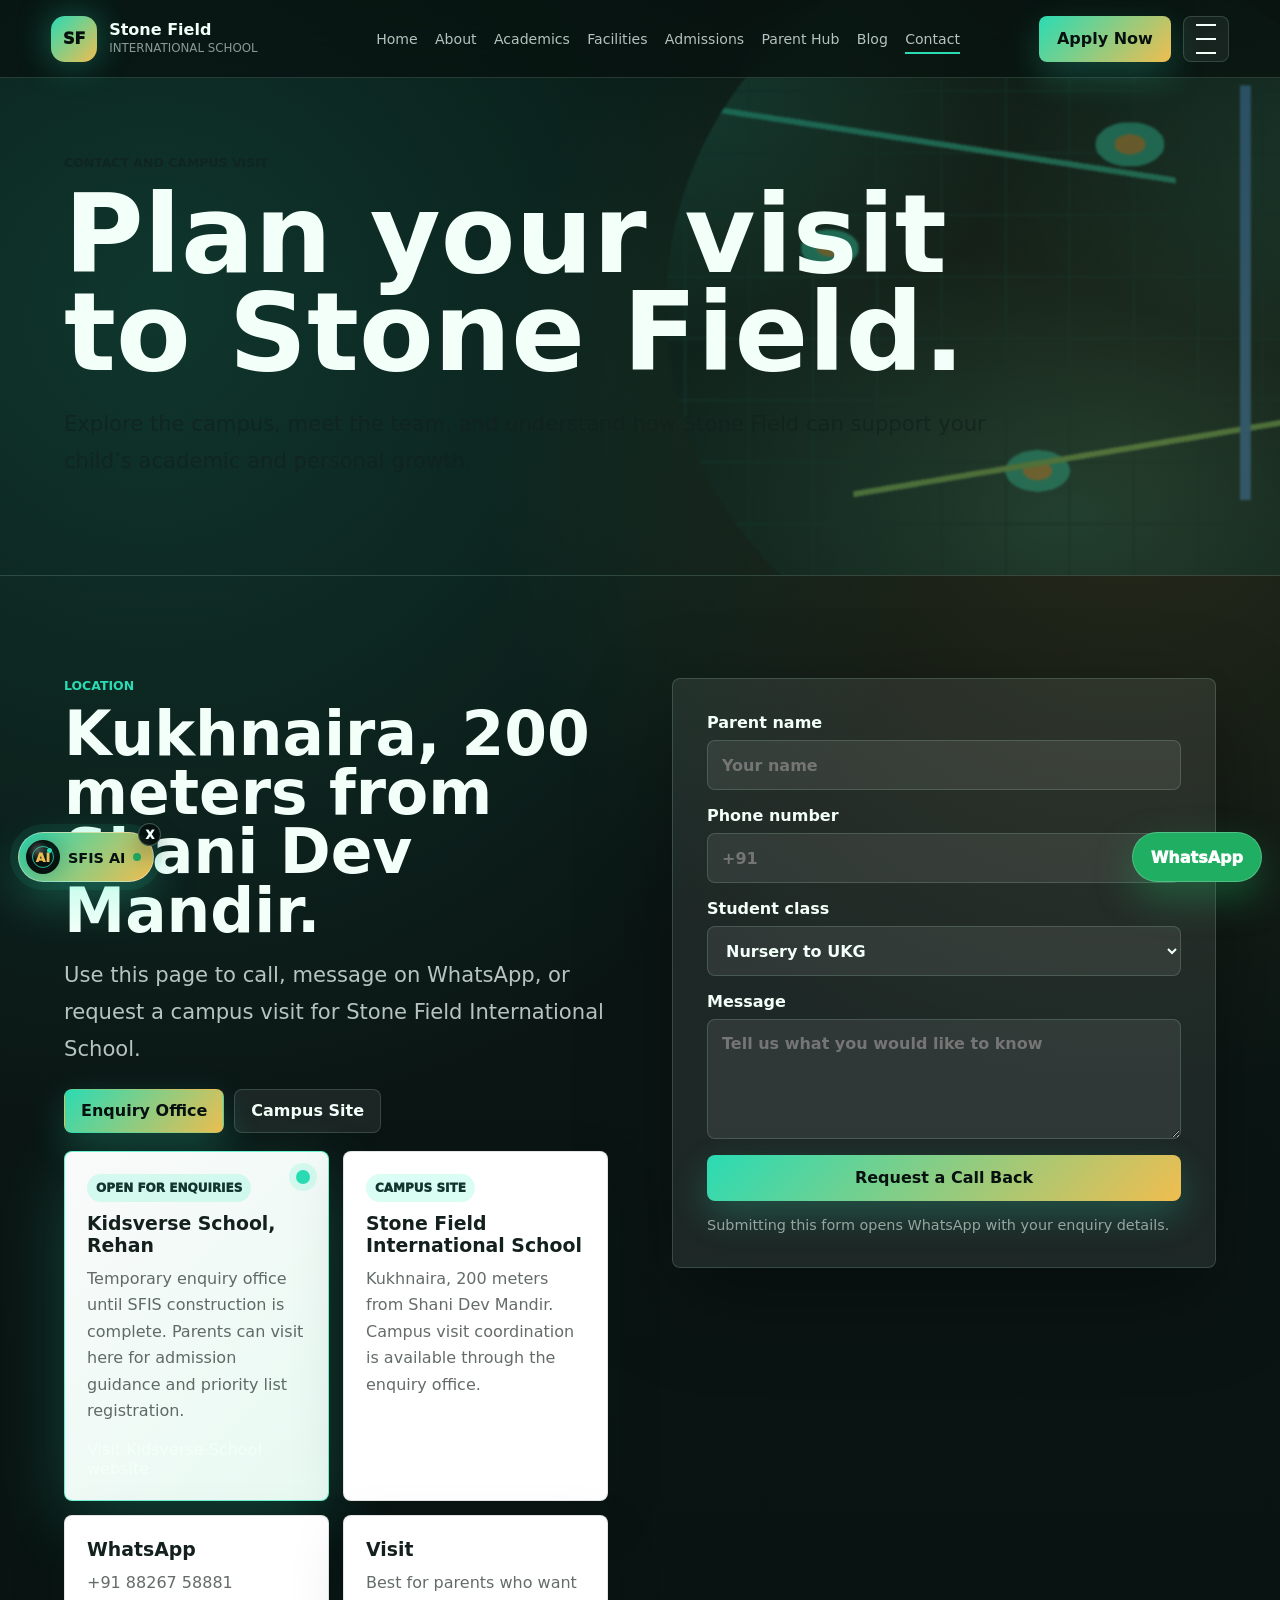
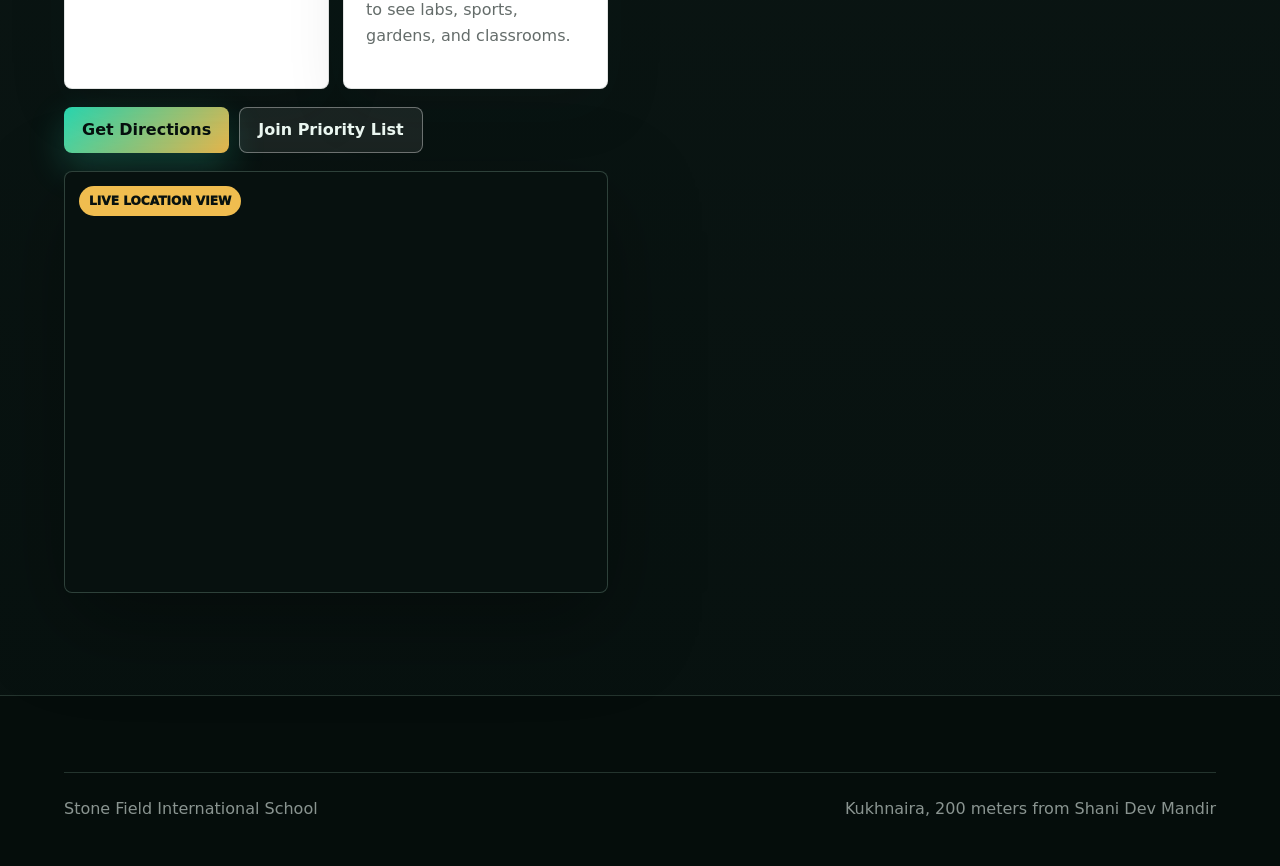
<file: contact.html>
<!doctype html>
<html lang="en">
  <head>
    <meta charset="UTF-8" />
    <meta name="viewport" content="width=device-width, initial-scale=1.0" />
    <title>Contact | Stone Field International School</title>
    <meta name="description" content="Contact Stone Field International School and plan a campus visit in Kukhnaira." />
    <link rel="icon" href="favicon.ico" sizes="any" />
    <link rel="icon" href="assets/favicon.svg" type="image/svg+xml" />
    <link rel="icon" href="assets/favicon-32.png" type="image/png" sizes="32x32" />
    <link rel="apple-touch-icon" href="assets/apple-touch-icon.png" />
    <link rel="shortcut icon" href="favicon.ico" />
    <meta name="theme-color" content="#07110f" />
    <link rel="stylesheet" href="styles.css" />
  </head>
  <body>
    <header class="site-header">
      <a class="brand" href="index.html"><span class="brand-mark">SF</span><span><strong>Stone Field</strong><small>International School</small></span></a>
      <nav class="desktop-nav" aria-label="Primary navigation"><a href="index.html">Home</a><a href="about.html">About</a><a href="academics.html">Academics</a><a href="facilities.html">Facilities</a><a href="admissions.html">Admissions</a><div class="nav-dropdown"><button class="nav-dropdown-toggle" type="button" aria-haspopup="true">Parent Hub</button><div class="nav-dropdown-menu"><a href="child-blueprint.html">Future Spark AI Report</a><a href="future-compass.html">Future Compass AI</a><a href="young-genius.html">Future Explorer Challenge</a><a href="resources.html">Parent Resource Library</a><a href="faq.html">FAQ</a></div></div><a href="blog.html">Blog</a><a class="is-active" href="contact.html">Contact</a></nav>
      <div class="header-actions"><a class="chip-link" href="admissions.html">Apply Now</a><button class="menu-button" type="button" aria-expanded="false" aria-controls="megaMenu" aria-label="Open menu"><span></span><span></span><span></span></button></div>
    </header>
    <aside class="mega-menu" id="megaMenu" aria-hidden="true">
      <nav class="mega-links" aria-label="Expanded navigation"><div class="mega-group"><span class="mega-group-title">School</span><a href="index.html">Home <span>01</span></a><a href="about.html">About <span>02</span></a><a href="academics.html">Academics <span>03</span></a><a href="facilities.html">Facilities <span>04</span></a><a href="admissions.html">Admissions <span>05</span></a><a href="blog.html">Blog <span>06</span></a><a href="contact.html">Contact <span>07</span></a></div><div class="mega-group"><span class="mega-group-title">Parent Hub</span><a href="child-blueprint.html">Future Spark AI Report <span>01</span></a><a href="future-compass.html">Future Compass AI <span>02</span></a><a href="young-genius.html">Future Explorer Challenge <span>03</span></a><a href="resources.html">Parent Resource Library <span>04</span></a><a href="faq.html">FAQ <span>05</span></a></div></nav>
      <div class="mega-panel"><p class="eyebrow">Visit</p><h2>Come see the campus.</h2><p>Stone Field is located in Kukhnaira, 200 meters from Shani Dev Mandir.</p><a class="primary-button" href="admissions.html">Admissions Process</a></div>
    </aside>
    <main>
      <section class="page-hero">
        <div class="page-intro">
          <p class="eyebrow">Contact and campus visit</p>
          <h1>Plan your visit to Stone Field.</h1>
          <p class="lead">Explore the campus, meet the team, and understand how Stone Field can support your child’s academic and personal growth.</p>
        </div>
      </section>
      <section class="section contact-section">
        <div>
          <p class="eyebrow">Location</p>
          <h2>Kukhnaira, 200 meters from Shani Dev Mandir.</h2>
          <p class="lead">Use this page to call, message on WhatsApp, or request a campus visit for Stone Field International School.</p>
          <div class="location-switch" aria-label="Choose location">
            <button class="is-active" type="button" data-location-switch="office">Enquiry Office</button>
            <button type="button" data-location-switch="campus">Campus Site</button>
          </div>
          <div class="contact-grid">
            <article class="contact-card is-active" data-location-card="office"><span>Open for enquiries</span><h3>Kidsverse School, Rehan</h3><p>Temporary enquiry office until SFIS construction is complete. Parents can visit here for admission guidance and priority list registration.</p><a href="https://kidsverseschool.com" target="_blank" rel="noopener noreferrer">Visit Kidsverse School website</a></article>
            <article class="contact-card" data-location-card="campus"><span>Campus site</span><h3>Stone Field International School</h3><p>Kukhnaira, 200 meters from Shani Dev Mandir. Campus visit coordination is available through the enquiry office.</p></article>
            <article class="contact-card"><h3>WhatsApp</h3><p><a href="https://wa.me/918826758881?text=Hello%20Stone%20Field%20International%20School%2C%20I%20want%20to%20book%20a%20campus%20visit" target="_blank" rel="noopener noreferrer">+91 88267 58881</a></p></article>
            <article class="contact-card"><h3>Visit</h3><p>Best for parents who want to see labs, sports, gardens, and classrooms.</p></article>
          </div>
          <div class="location-actions">
            <a class="primary-button" data-location-directions href="https://www.google.com/maps/search/?api=1&query=Kidsverse%20School%20Rehan" target="_blank" rel="noopener noreferrer">Get Directions</a>
            <a class="secondary-button" href="https://wa.me/918826758881?text=Hello%20Stone%20Field%20International%20School%2C%20I%20want%20to%20join%20the%20priority%20admission%20interest%20list" target="_blank" rel="noopener noreferrer">Join Priority List</a>
          </div>
          <div class="map-frame" data-map-frame aria-label="Kidsverse School Rehan map">
            <iframe
              data-location-map
              title="Kidsverse School Rehan map"
              src="https://www.google.com/maps?q=Kidsverse%20School%20Rehan&output=embed"
              loading="lazy"
              referrerpolicy="no-referrer-when-downgrade"
            ></iframe>
          </div>
        </div>
        <form class="enquiry-form">
          <label>Parent name<input type="text" name="parentName" placeholder="Your name" required /></label>
          <label>Phone number<input type="tel" name="phone" placeholder="+91" required /></label>
          <label>Student class<select name="class"><option>Nursery to UKG</option><option>Class 1</option><option>Class 2</option><option>Class 3</option><option>Class 4</option><option>Class 5</option></select></label>
          <label>Message<textarea name="message" placeholder="Tell us what you would like to know"></textarea></label>
          <button type="submit">Request a Call Back</button>
          <p class="form-note">Submitting this form opens WhatsApp with your enquiry details.</p>
        </form>
      </section>
    </main>
    <footer class="site-footer"><div class="footer-bottom"><span>Stone Field International School</span><span>Kukhnaira, 200 meters from Shani Dev Mandir</span></div></footer>
    <script src="script.js"></script>
  </body>
</html>
</file>
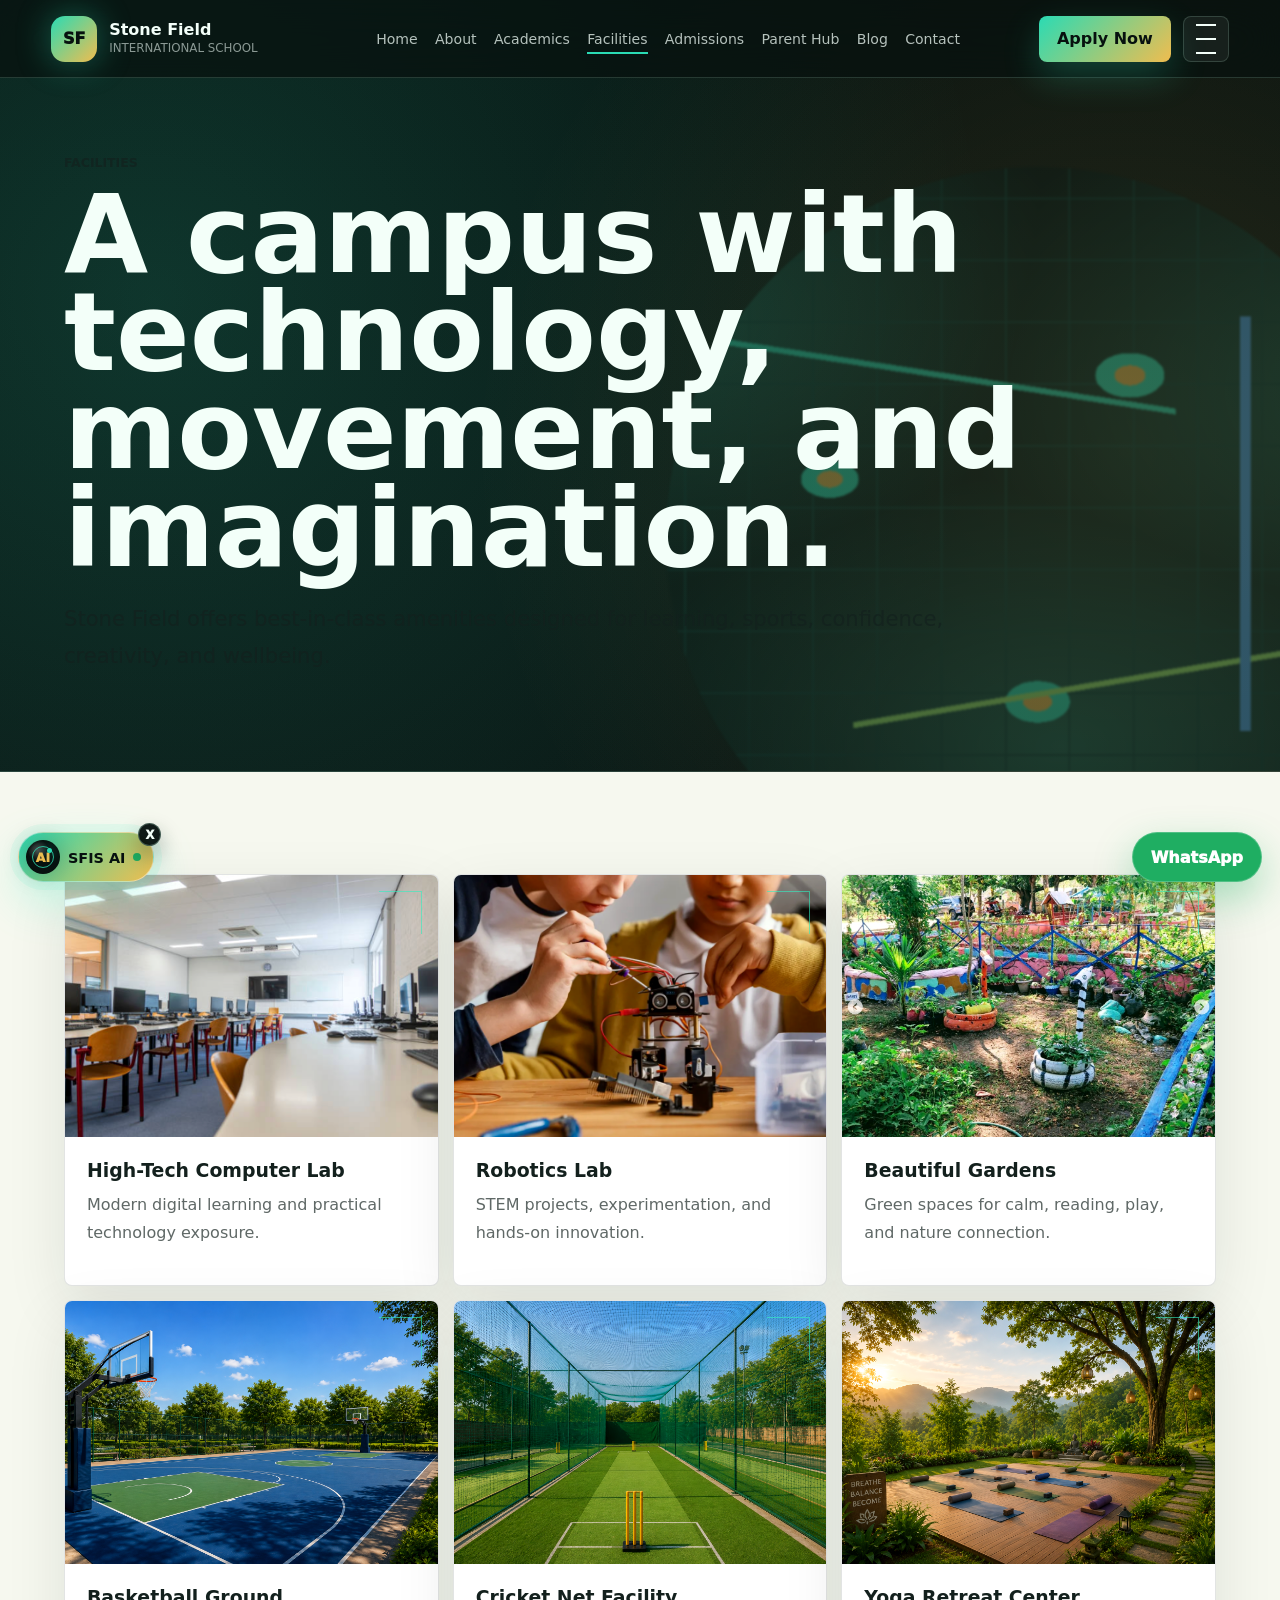
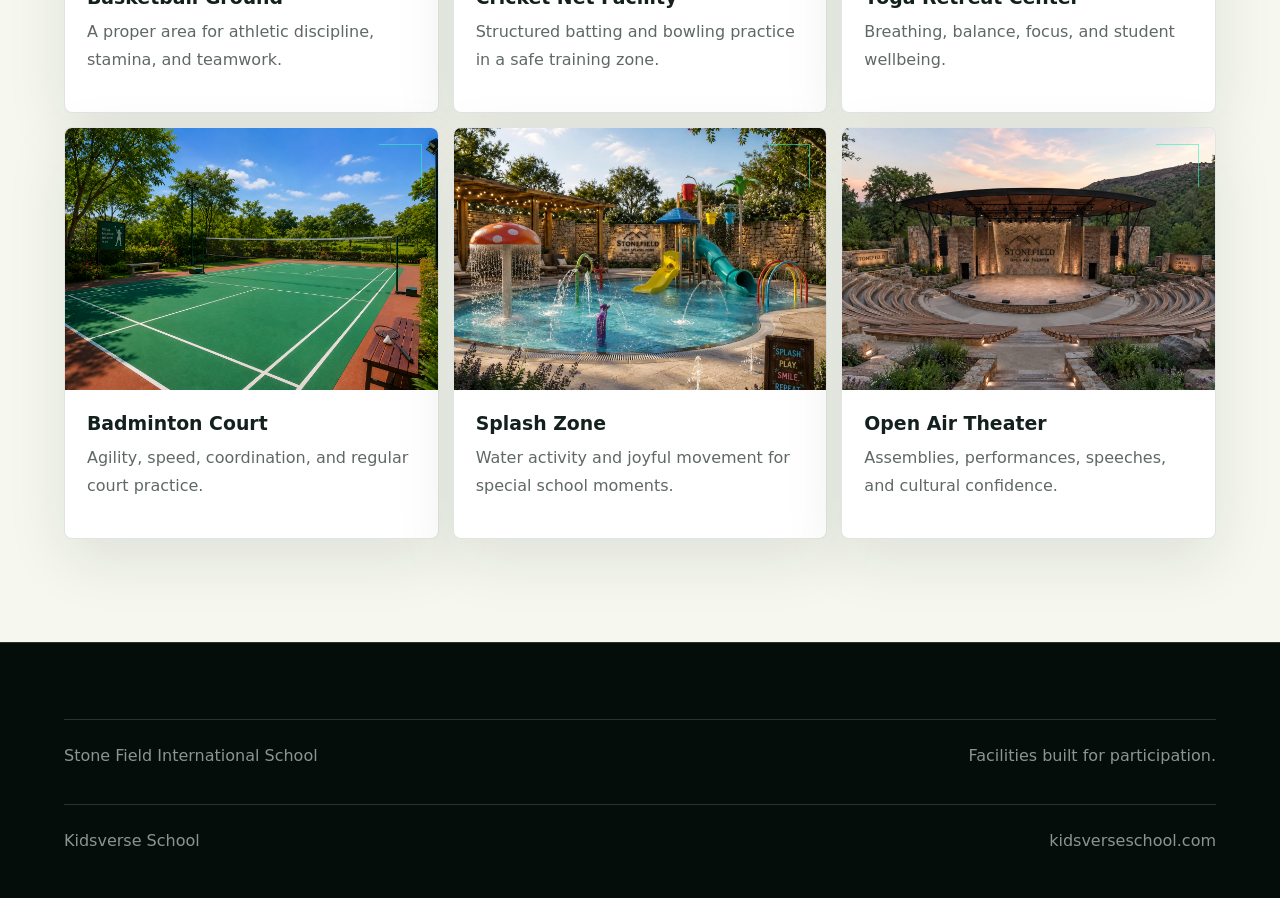
<file: facilities.html>
<!doctype html>
<html lang="en">
  <head>
    <meta charset="UTF-8" />
    <meta name="viewport" content="width=device-width, initial-scale=1.0" />
    <title>Facilities | Stone Field International School</title>
    <meta name="description" content="Computer lab, robotics lab, sports, gardens, yoga, splash zone, and open-air theater at Stone Field International School." />
    <link rel="icon" href="favicon.ico" sizes="any" />
    <link rel="icon" href="assets/favicon.svg" type="image/svg+xml" />
    <link rel="icon" href="assets/favicon-32.png" type="image/png" sizes="32x32" />
    <link rel="apple-touch-icon" href="assets/apple-touch-icon.png" />
    <link rel="shortcut icon" href="favicon.ico" />
    <meta name="theme-color" content="#07110f" />
    <link rel="stylesheet" href="styles.css" />
  </head>
  <body>
    <header class="site-header">
      <a class="brand" href="index.html"><span class="brand-mark">SF</span><span><strong>Stone Field</strong><small>International School</small></span></a>
      <nav class="desktop-nav" aria-label="Primary navigation"><a href="index.html">Home</a><a href="about.html">About</a><a href="academics.html">Academics</a><a class="is-active" href="facilities.html">Facilities</a><a href="admissions.html">Admissions</a><div class="nav-dropdown"><button class="nav-dropdown-toggle" type="button" aria-haspopup="true">Parent Hub</button><div class="nav-dropdown-menu"><a href="child-blueprint.html">Future Spark AI Report</a><a href="future-compass.html">Future Compass AI</a><a href="young-genius.html">Future Explorer Challenge</a><a href="resources.html">Parent Resource Library</a><a href="faq.html">FAQ</a></div></div><a href="blog.html">Blog</a><a href="contact.html">Contact</a></nav>
      <div class="header-actions"><a class="chip-link" href="admissions.html">Apply Now</a><button class="menu-button" type="button" aria-expanded="false" aria-controls="megaMenu" aria-label="Open menu"><span></span><span></span><span></span></button></div>
    </header>
    <aside class="mega-menu" id="megaMenu" aria-hidden="true">
      <nav class="mega-links" aria-label="Expanded navigation"><div class="mega-group"><span class="mega-group-title">School</span><a href="index.html">Home <span>01</span></a><a href="about.html">About <span>02</span></a><a href="academics.html">Academics <span>03</span></a><a href="facilities.html">Facilities <span>04</span></a><a href="admissions.html">Admissions <span>05</span></a><a href="blog.html">Blog <span>06</span></a><a href="contact.html">Contact <span>07</span></a></div><div class="mega-group"><span class="mega-group-title">Parent Hub</span><a href="child-blueprint.html">Future Spark AI Report <span>01</span></a><a href="future-compass.html">Future Compass AI <span>02</span></a><a href="young-genius.html">Future Explorer Challenge <span>03</span></a><a href="resources.html">Parent Resource Library <span>04</span></a><a href="faq.html">FAQ <span>05</span></a></div></nav>
      <div class="mega-panel"><p class="eyebrow">Facilities</p><h2>Spaces that make students want to participate.</h2><p>Labs, courts, gardens, wellness, water play, and performance come together in one campus.</p><a class="primary-button" href="contact.html">Book a Tour</a></div>
    </aside>
    <main>
      <section class="page-hero">
        <div class="page-intro">
          <p class="eyebrow">Facilities</p>
          <h1>A campus with technology, movement, and imagination.</h1>
          <p class="lead">Stone Field offers best-in-class amenities designed for learning, sports, confidence, creativity, and wellbeing.</p>
        </div>
      </section>
      <section class="section light">
        <div class="facility-grid">
          <article class="facility-card"><img src="assets/computer-lab.png" alt="Computer lab" /><div><h3>High-Tech Computer Lab</h3><p>Modern digital learning and practical technology exposure.</p></div></article>
          <article class="facility-card"><img src="assets/robotics-lab.png" alt="Robotics lab" /><div><h3>Robotics Lab</h3><p>STEM projects, experimentation, and hands-on innovation.</p></div></article>
          <article class="facility-card"><img src="assets/gardens.png" alt="Gardens" /><div><h3>Beautiful Gardens</h3><p>Green spaces for calm, reading, play, and nature connection.</p></div></article>
          <article class="facility-card"><img src="assets/basketball.png" alt="Basketball and sports" /><div><h3>Basketball Ground</h3><p>A proper area for athletic discipline, stamina, and teamwork.</p></div></article>
          <article class="facility-card"><img src="assets/Cricket.png" alt="Cricket practice" /><div><h3>Cricket Net Facility</h3><p>Structured batting and bowling practice in a safe training zone.</p></div></article>
          <article class="facility-card"><img src="assets/Yoga.png" alt="Yoga retreat center" /><div><h3>Yoga Retreat Center</h3><p>Breathing, balance, focus, and student wellbeing.</p></div></article>
          <article class="facility-card"><img src="assets/badminton.png" alt="Badminton court" /><div><h3>Badminton Court</h3><p>Agility, speed, coordination, and regular court practice.</p></div></article>
          <article class="facility-card"><img src="assets/splashpool.jpeg" alt="Splash zone" /><div><h3>Splash Zone</h3><p>Water activity and joyful movement for special school moments.</p></div></article>
          <article class="facility-card"><img src="assets/opentheater.png" alt="Open air theater" /><div><h3>Open Air Theater</h3><p>Assemblies, performances, speeches, and cultural confidence.</p></div></article>
        </div>
      </section>
    </main>
    <footer class="site-footer"><div class="footer-bottom"><span>Stone Field International School</span><span>Facilities built for participation.</span></div><div class="footer-bottom"><span>Kidsverse School</span><a href="https://kidsverseschool.com" target="_blank" rel="noopener noreferrer">kidsverseschool.com</a></div></footer>
    <script src="script.js"></script>
  </body>
</html>
</file>
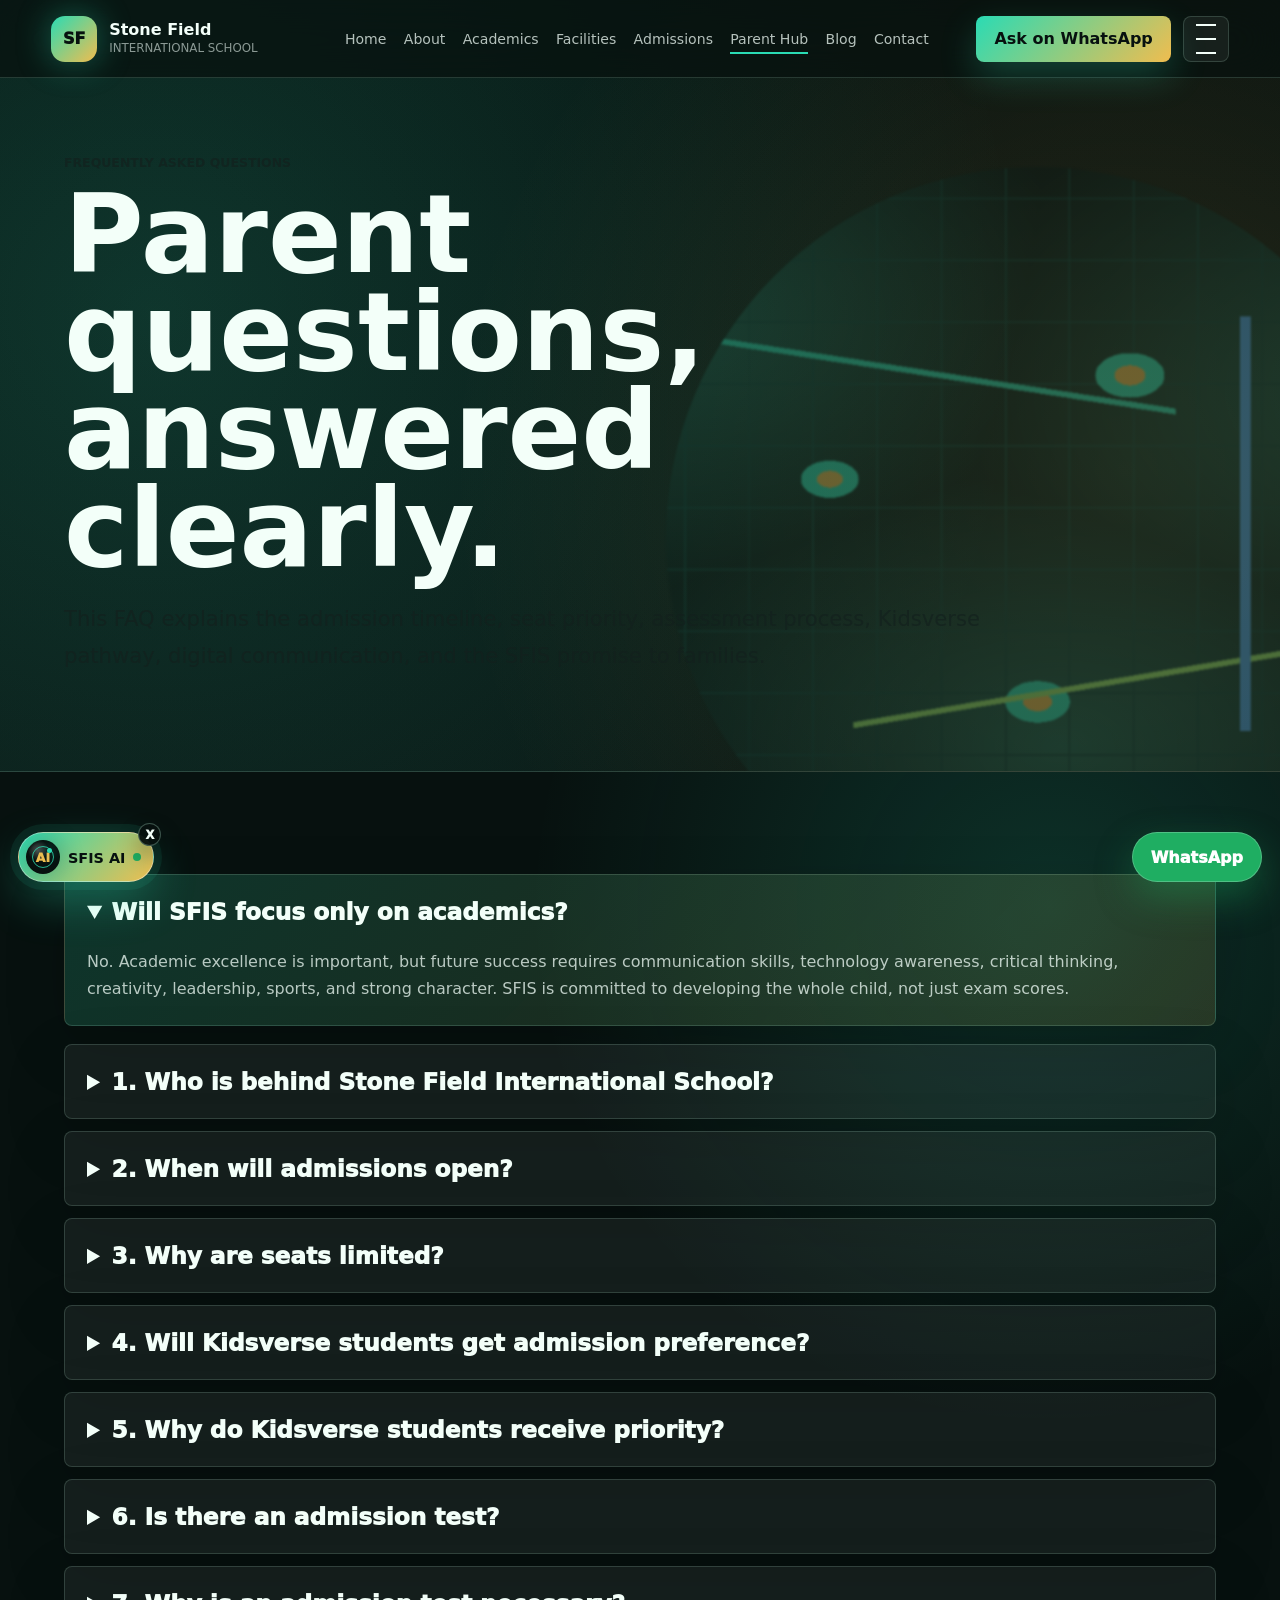
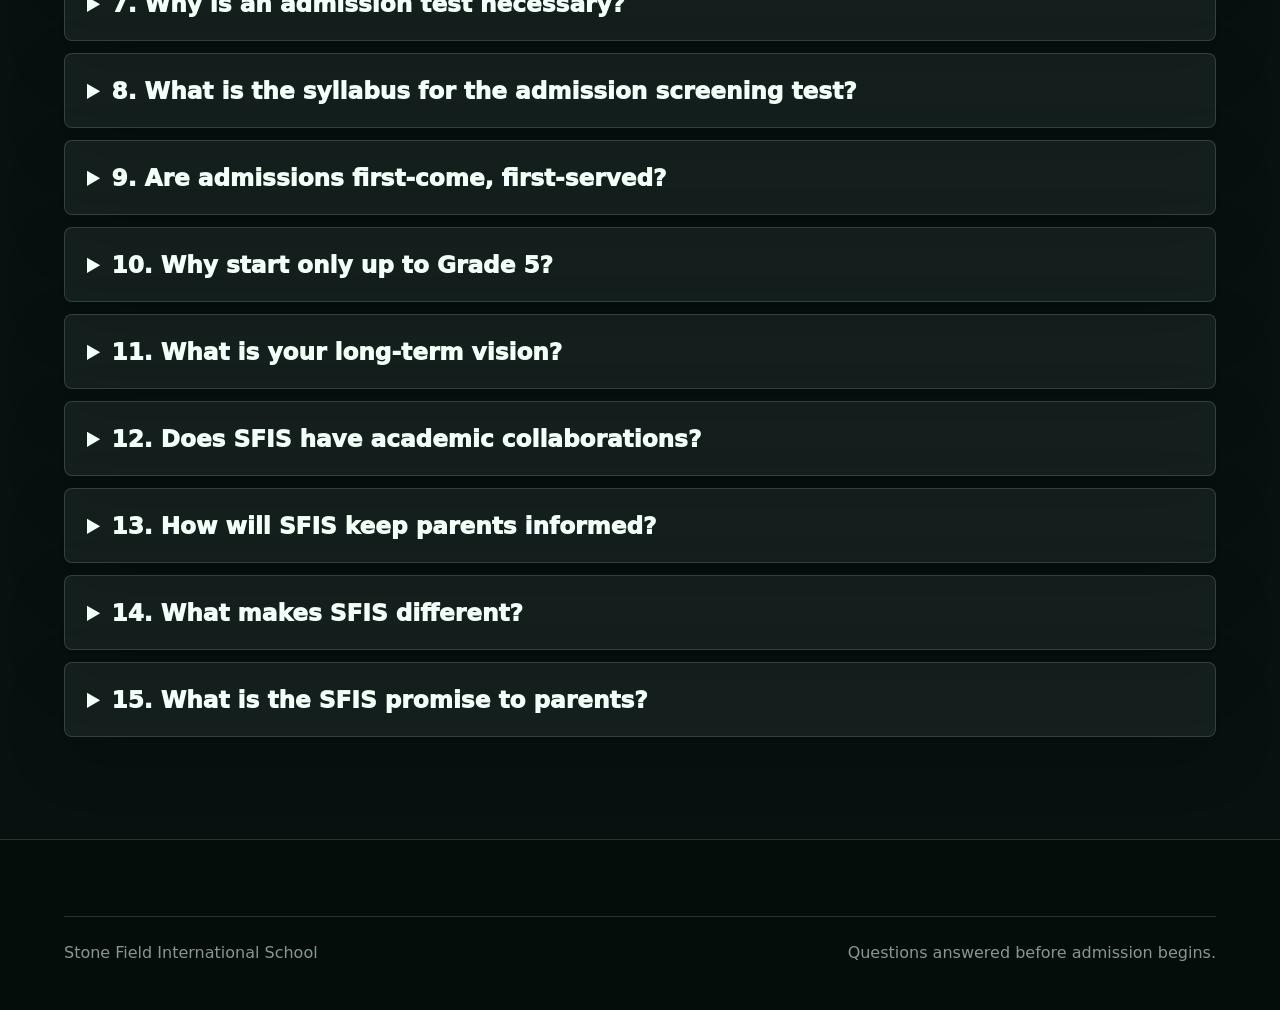
<file: faq.html>
<!doctype html>
<html lang="en">
  <head>
    <meta charset="UTF-8" />
    <meta name="viewport" content="width=device-width, initial-scale=1.0" />
    <title>FAQ | Stone Field International School</title>
    <meta name="description" content="Frequently asked questions about admissions, Kidsverse priority, screening, class size, and the long-term vision of Stone Field International School." />
    <link rel="icon" href="favicon.ico" sizes="any" />
    <link rel="icon" href="assets/favicon.svg" type="image/svg+xml" />
    <link rel="icon" href="assets/favicon-32.png" type="image/png" sizes="32x32" />
    <link rel="apple-touch-icon" href="assets/apple-touch-icon.png" />
    <link rel="shortcut icon" href="favicon.ico" />
    <meta name="theme-color" content="#07110f" />
    <link rel="stylesheet" href="styles.css" />
  </head>
  <body>
    <header class="site-header">
      <a class="brand" href="index.html"><span class="brand-mark">SF</span><span><strong>Stone Field</strong><small>International School</small></span></a>
      <nav class="desktop-nav" aria-label="Primary navigation"><a href="index.html">Home</a><a href="about.html">About</a><a href="academics.html">Academics</a><a href="facilities.html">Facilities</a><a href="admissions.html">Admissions</a><div class="nav-dropdown"><button class="nav-dropdown-toggle is-active" type="button" aria-haspopup="true">Parent Hub</button><div class="nav-dropdown-menu"><a href="child-blueprint.html">Future Spark AI Report</a><a href="future-compass.html">Future Compass AI</a><a href="young-genius.html">Future Explorer Challenge</a><a href="resources.html">Parent Resource Library</a><a class="is-active" href="faq.html">FAQ</a></div></div><a href="blog.html">Blog</a><a href="contact.html">Contact</a></nav>
      <div class="header-actions"><a class="chip-link" href="contact.html">Ask on WhatsApp</a><button class="menu-button" type="button" aria-expanded="false" aria-controls="megaMenu" aria-label="Open menu"><span></span><span></span><span></span></button></div>
    </header>
    <aside class="mega-menu" id="megaMenu" aria-hidden="true">
      <nav class="mega-links" aria-label="Expanded navigation"><div class="mega-group"><span class="mega-group-title">School</span><a href="index.html">Home <span>01</span></a><a href="about.html">About <span>02</span></a><a href="academics.html">Academics <span>03</span></a><a href="facilities.html">Facilities <span>04</span></a><a href="admissions.html">Admissions <span>05</span></a><a href="blog.html">Blog <span>06</span></a><a href="contact.html">Contact <span>07</span></a></div><div class="mega-group"><span class="mega-group-title">Parent Hub</span><a href="child-blueprint.html">Future Spark AI Report <span>01</span></a><a href="future-compass.html">Future Compass AI <span>02</span></a><a href="young-genius.html">Future Explorer Challenge <span>03</span></a><a href="resources.html">Parent Resource Library <span>04</span></a><a href="faq.html">FAQ <span>05</span></a></div></nav>
      <div class="mega-panel"><p class="eyebrow">Parent FAQ</p><h2>Clear answers before you apply.</h2><p>Everything parents most often ask about SFIS admissions, limited seats, Kidsverse priority, assessments, and our long-term vision.</p><a class="primary-button" href="admissions.html">Admissions Process</a></div>
    </aside>
    <main>
      <section class="page-hero">
        <div class="page-intro">
          <p class="eyebrow">Frequently Asked Questions</p>
          <h1>Parent questions, answered clearly.</h1>
          <p class="lead">This FAQ explains the admission timeline, seat priority, assessment process, Kidsverse pathway, digital communication, and the SFIS promise to families.</p>
        </div>
      </section>

      <section class="section faq-section">
        <details class="faq-feature" open>
          <summary>Will SFIS focus only on academics?</summary>
          <p>No. Academic excellence is important, but future success requires communication skills, technology awareness, critical thinking, creativity, leadership, sports, and strong character. SFIS is committed to developing the whole child, not just exam scores.</p>
        </details>

        <div class="faq-list">
          <details><summary>1. Who is behind Stone Field International School?</summary><p>Stone Field International School is founded and managed by the same team behind <a href="https://kidsverseschool.com" target="_blank" rel="noopener noreferrer">Kidsverse Playschool Rehan</a> and the After School Activity Center Rehan. Over the past several years, we have worked closely with hundreds of students and parents, helping children build strong academic foundations, communication skills, and confidence. SFIS is the next step in our vision to provide world-class education within our own community.</p></details>
          <details><summary>2. When will admissions open?</summary><p>Admissions are planned to open in December 2026 for the academic session commencing thereafter. Parents are encouraged to register their interest early, as seat availability will be limited.</p></details>
          <details><summary>3. Why are seats limited?</summary><p>At SFIS, we believe in quality over quantity. Our focus is not on filling classrooms but on creating an environment where every child receives individual attention, personalized guidance, and opportunities to excel. To maintain high standards, we will admit only a limited number of students during our initial years.</p></details>
          <details><summary>4. Will Kidsverse students get admission preference?</summary><p>Yes. As a mark of gratitude to the families who have trusted us since the beginning, 50% of the available seats will be reserved for eligible Kidsverse students. The remaining seats will be available for students from other schools based on the admission process and seat availability.</p></details>
          <details><summary>5. Why do Kidsverse students receive priority?</summary><p><a href="https://kidsverseschool.com" target="_blank" rel="noopener noreferrer">Kidsverse</a> and SFIS are part of a carefully designed educational journey. Early childhood education and higher-grade education require different learning environments. Kidsverse focuses on phonics, concept-based learning, confidence-building, and activity-based education. SFIS will take these foundations forward through advanced academics, technology integration, leadership development, competitive exam readiness, and future-focused learning.</p></details>
          <details><summary>6. Is there an admission test?</summary><p>Yes. All new applicants, except where otherwise notified, will be required to appear for an admission screening assessment.</p></details>
          <details><summary>7. Why is an admission test necessary?</summary><p>Our goal is to create high-performance learning communities. We are building carefully selected batches where students can learn at an appropriate pace and receive focused academic support. Our vision is to create “Super 30 Learning Groups” in every grade: small, focused, high-engagement classrooms where every student is encouraged to perform at their best. The assessment helps us understand each child’s current learning level and support needs.</p></details>
          <details><summary>8. What is the syllabus for the admission screening test?</summary><p>The detailed assessment guidelines and curriculum will be released in December 2026 before admissions begin. Parents will receive complete information regarding subjects, format, and expectations.</p></details>
          <details><summary>9. Are admissions first-come, first-served?</summary><p>Admissions are generally processed on a first-come, first-served basis. Priority will be given to eligible Kidsverse students first, then students who successfully complete the admission process, and then applicants based on seat availability.</p></details>
          <details><summary>10. Why start only up to Grade 5?</summary><p>Because we believe in building excellence step by step. It took nearly four years of planning, preparation, research, and infrastructure development before launching Stone Field International School. Great schools are built by creating the right culture, systems, teachers, and learning environment. Each year, we will expand thoughtfully while maintaining high standards.</p></details>
          <details><summary>11. What is your long-term vision?</summary><p>Our long-term vision is to develop SFIS into a complete K-12 institution that prepares students for board examinations, future careers, and competitive opportunities. We aim to help every child discover their strengths and pursue excellence in their chosen field.</p></details>
          <details><summary>12. Does SFIS have academic collaborations?</summary><p>Yes. SFIS is supported by experienced educators, mentors, and advisors from India and abroad. Our leadership works closely with professionals from the United States and educational consultants from Chandigarh, Panchkula, and Zirakpur to study modern teaching methods, technology integration, and competitive exam preparation strategies.</p></details>
          <details><summary>13. How will SFIS keep parents informed?</summary><p>SFIS plans to implement a fully digital communication system. Parents will receive updates through our school app, including daily learning updates, homework, attendance notifications, announcements, event information, and parent communication.</p></details>
          <details><summary>14. What makes SFIS different?</summary><p>SFIS focuses on five core principles: Discover, Develop, Dream, Discipline, and Deliver. We combine strong academic foundations, technology-enabled learning, communication and leadership skills, sports and co-curricular development, future career readiness, limited class sizes, and strong parent-school partnerships.</p></details>
          <details><summary>15. What is the SFIS promise to parents?</summary><p>We promise to never compromise quality for growth. Every decision, from admissions and curriculum to teacher recruitment and infrastructure, is guided by one question: “Will this help our students become the best version of themselves?” If the answer is yes, we pursue it with full commitment.</p></details>
        </div>
      </section>
    </main>
    <footer class="site-footer"><div class="footer-bottom"><span>Stone Field International School</span><span>Questions answered before admission begins.</span></div></footer>
    <script src="script.js"></script>
  </body>
</html>
</file>
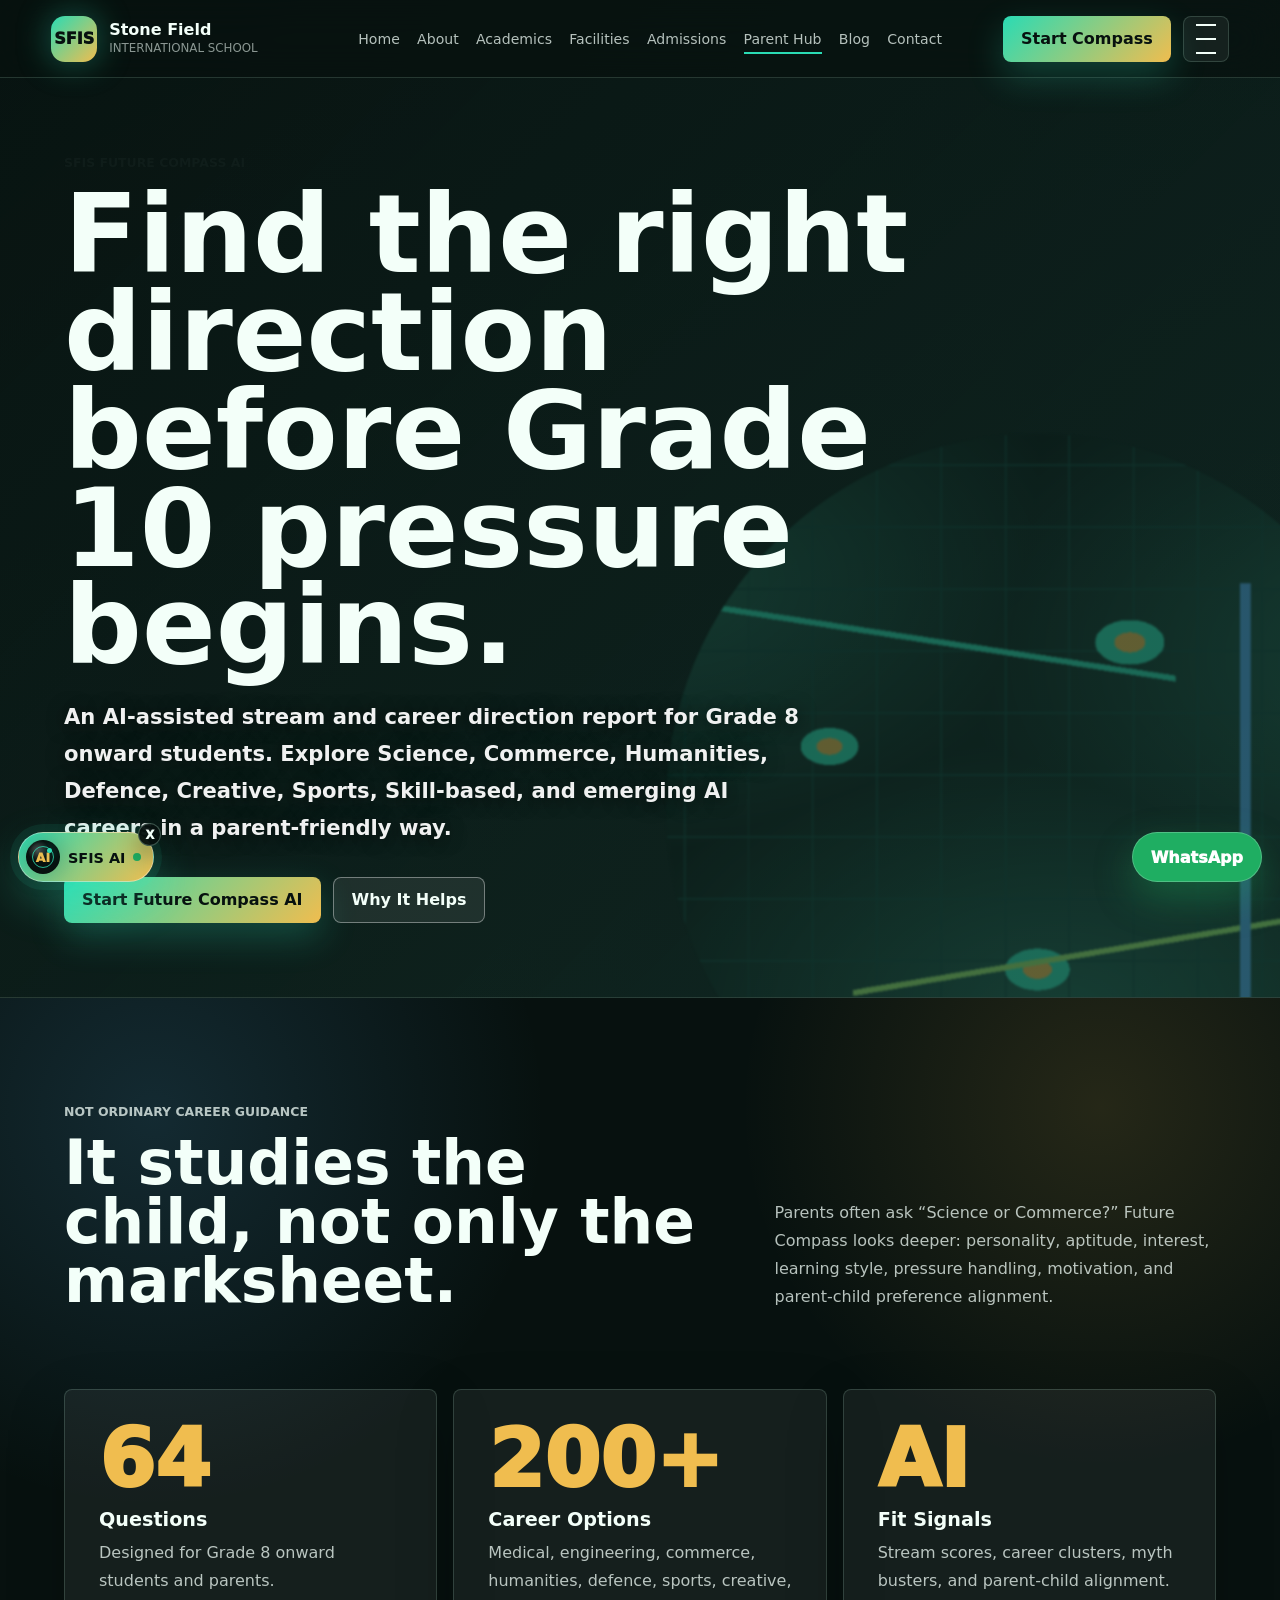
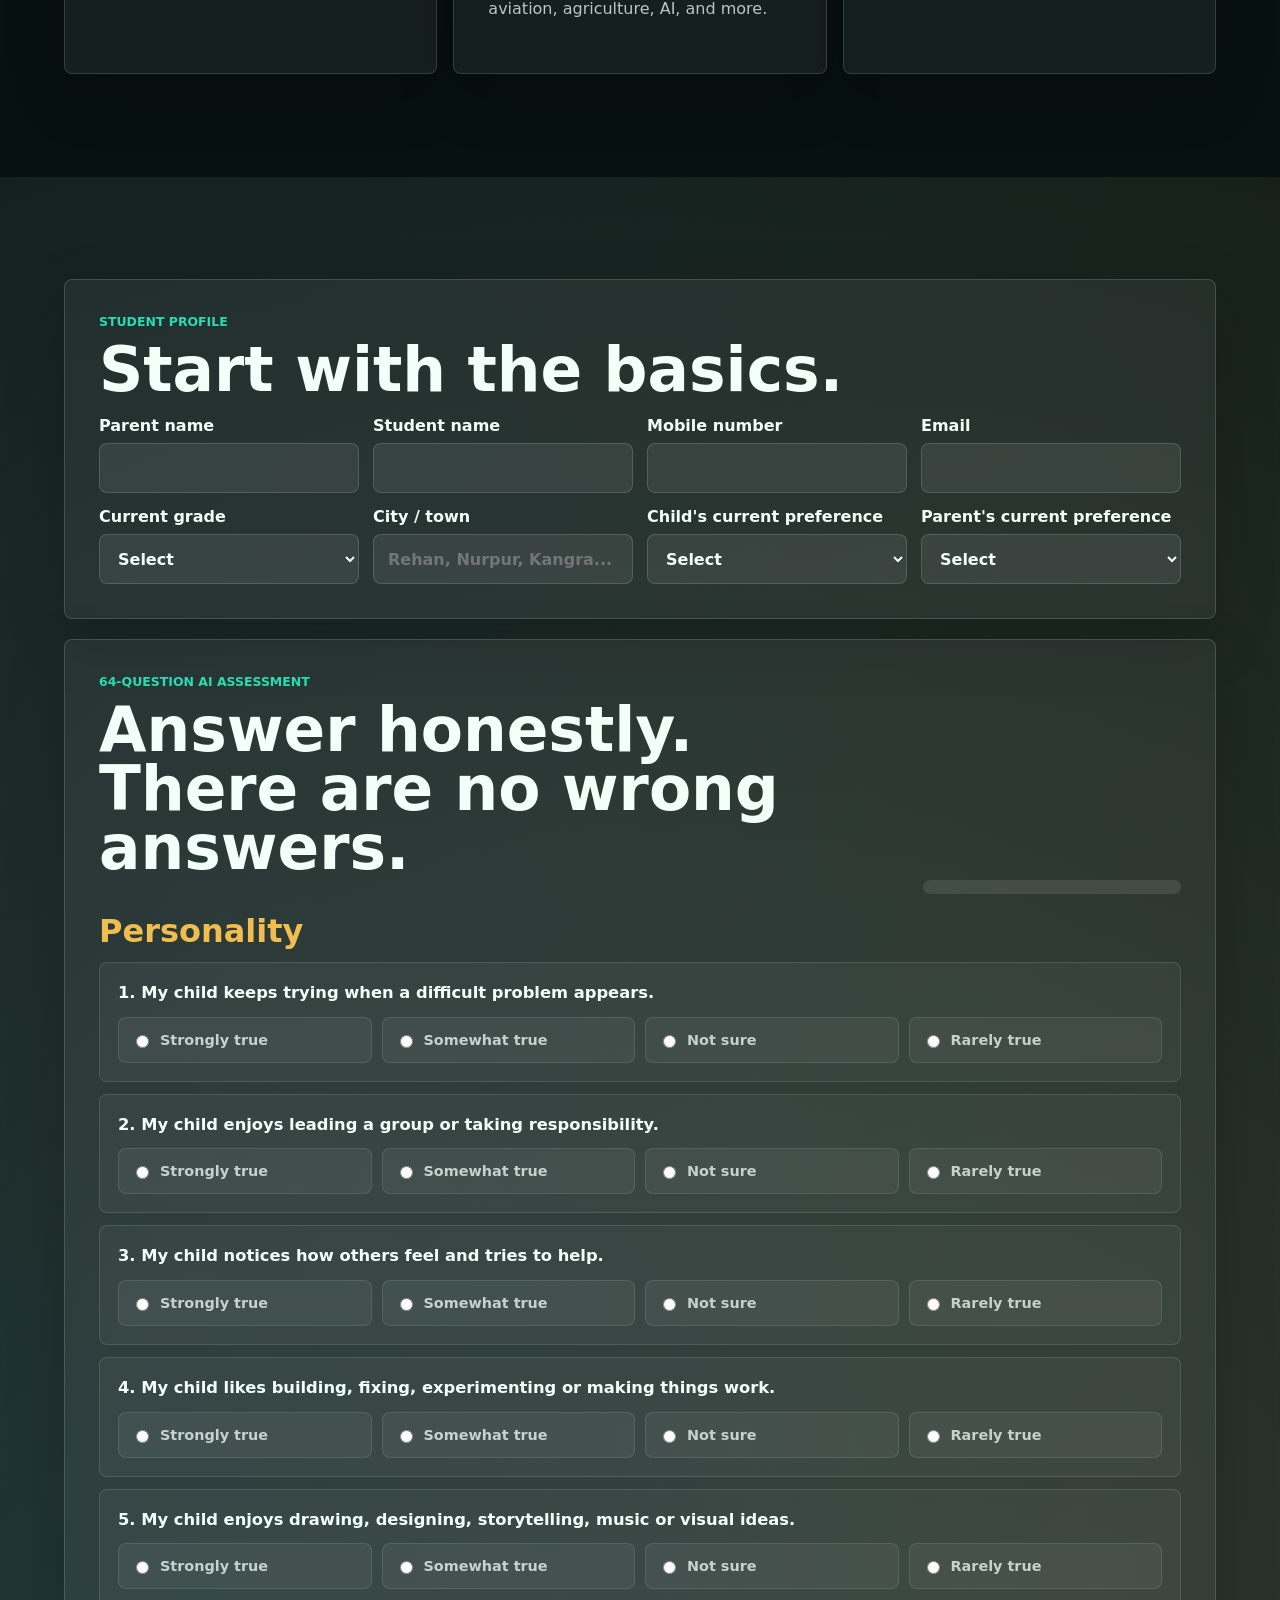
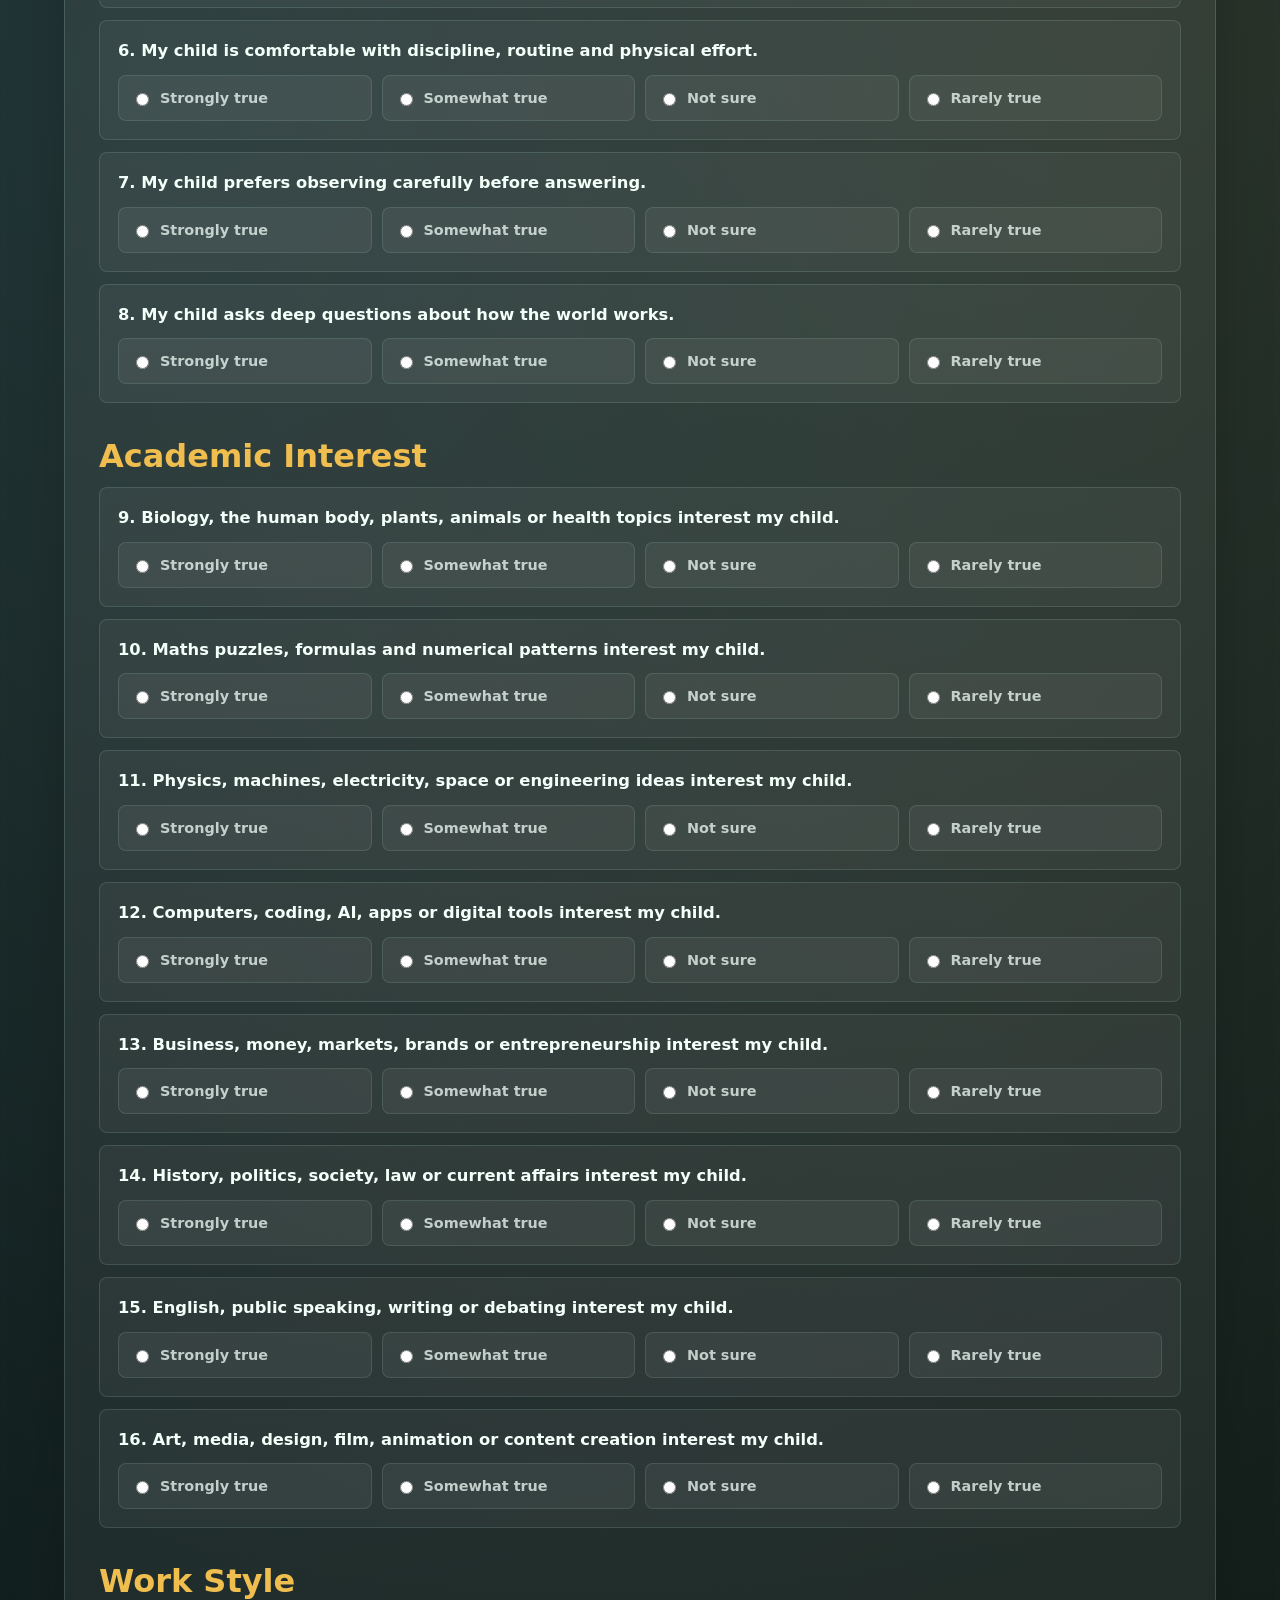
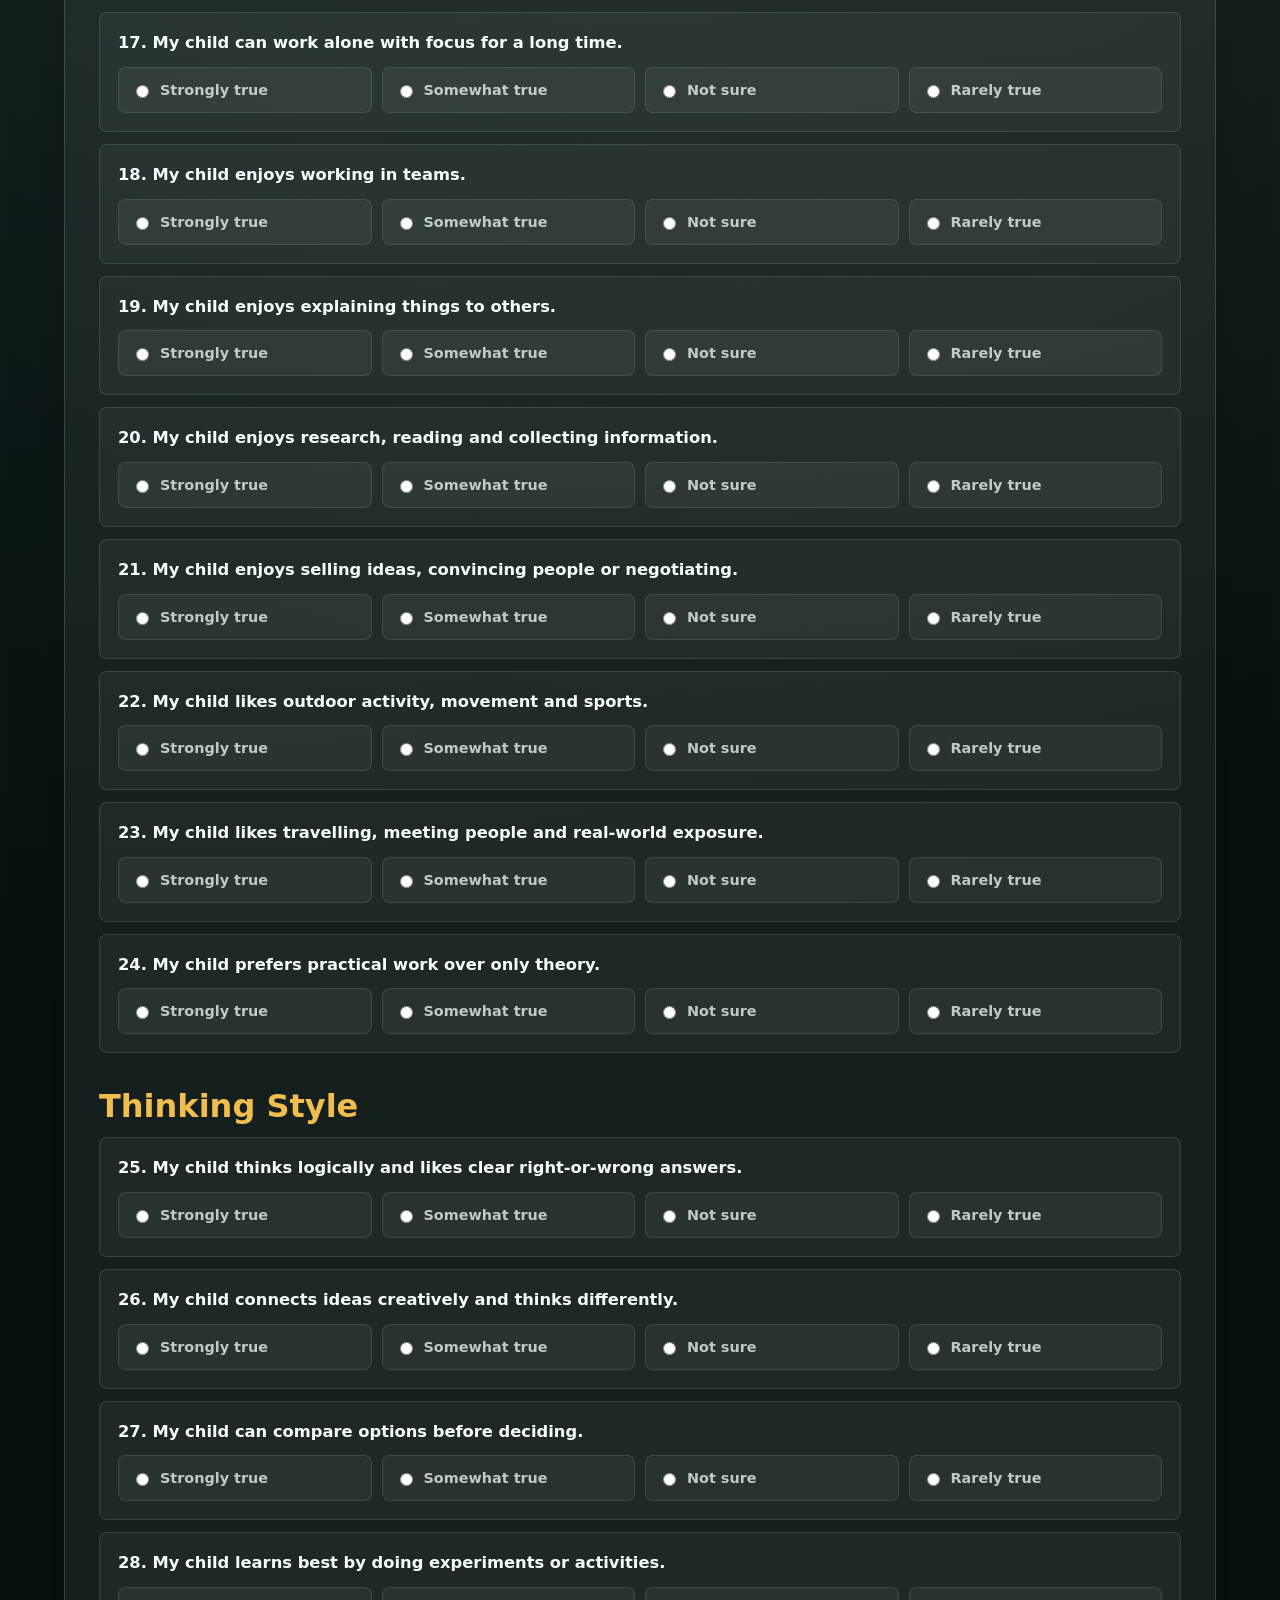
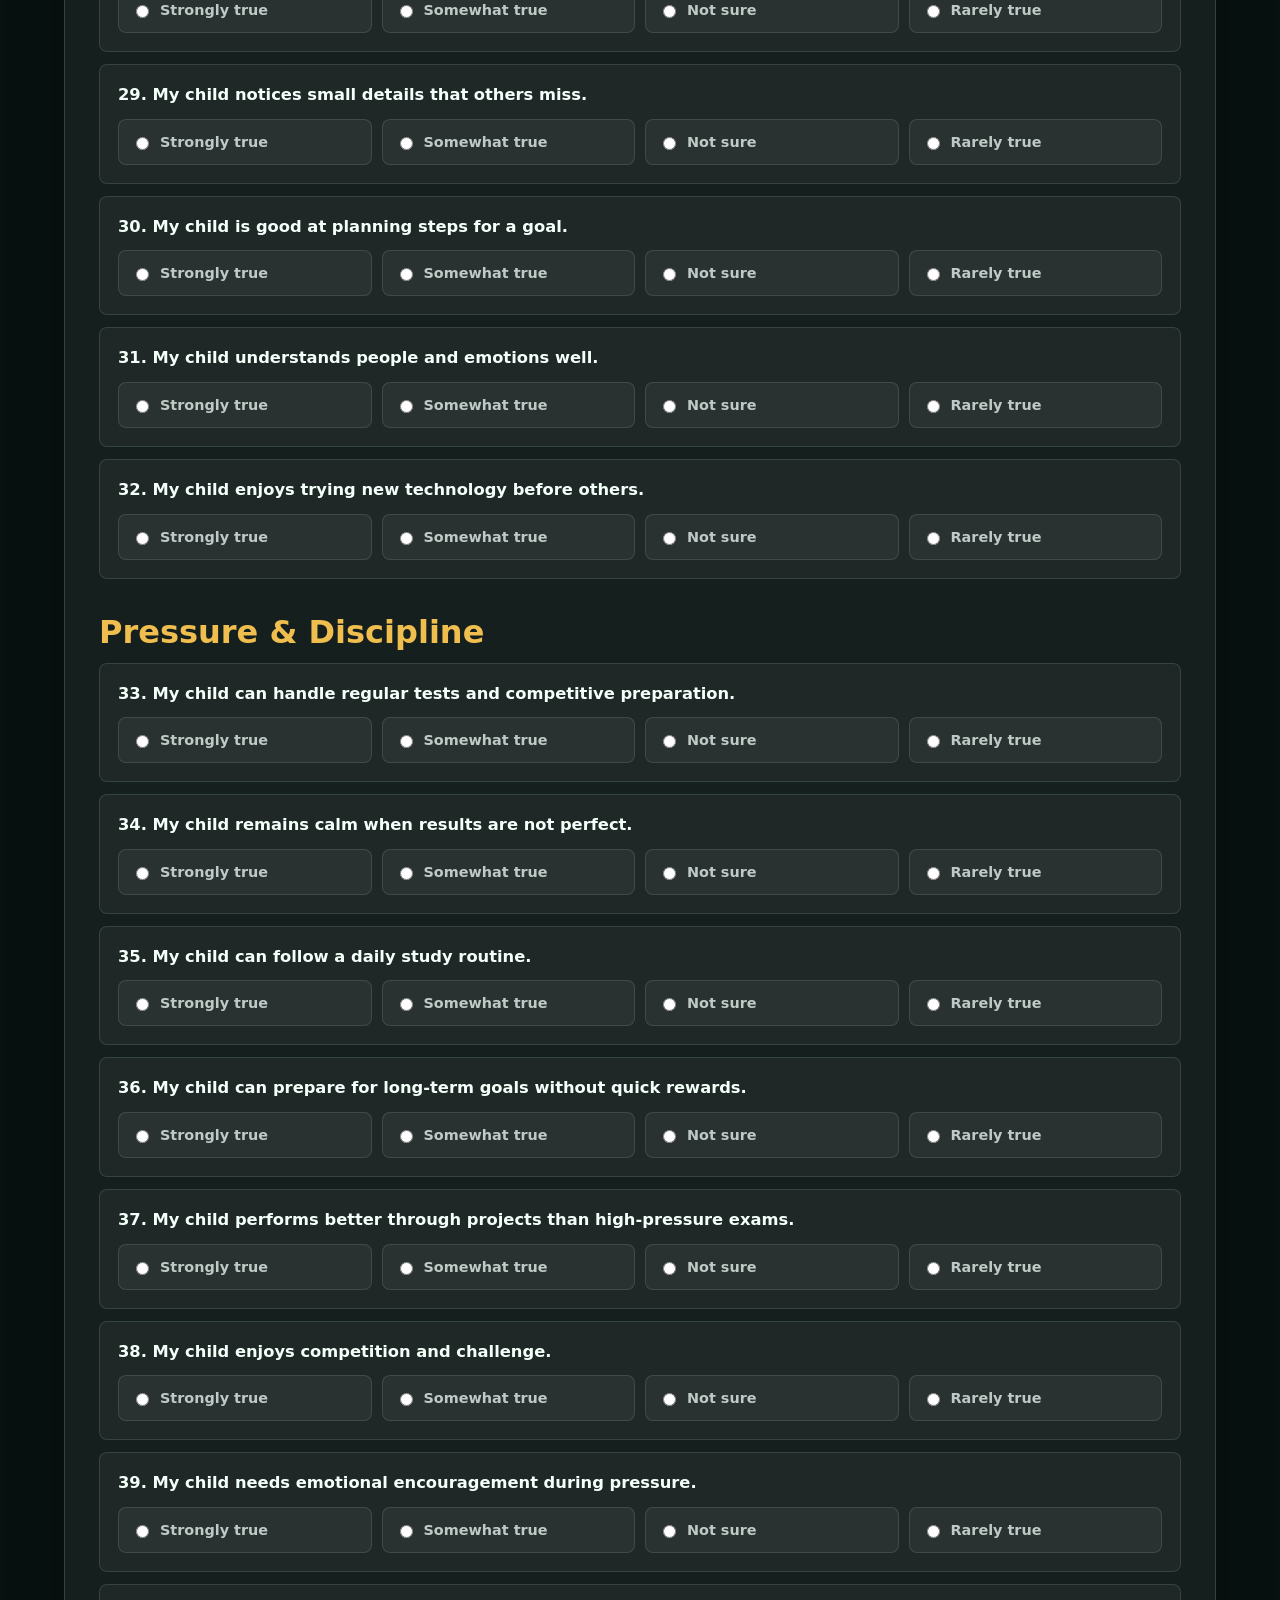
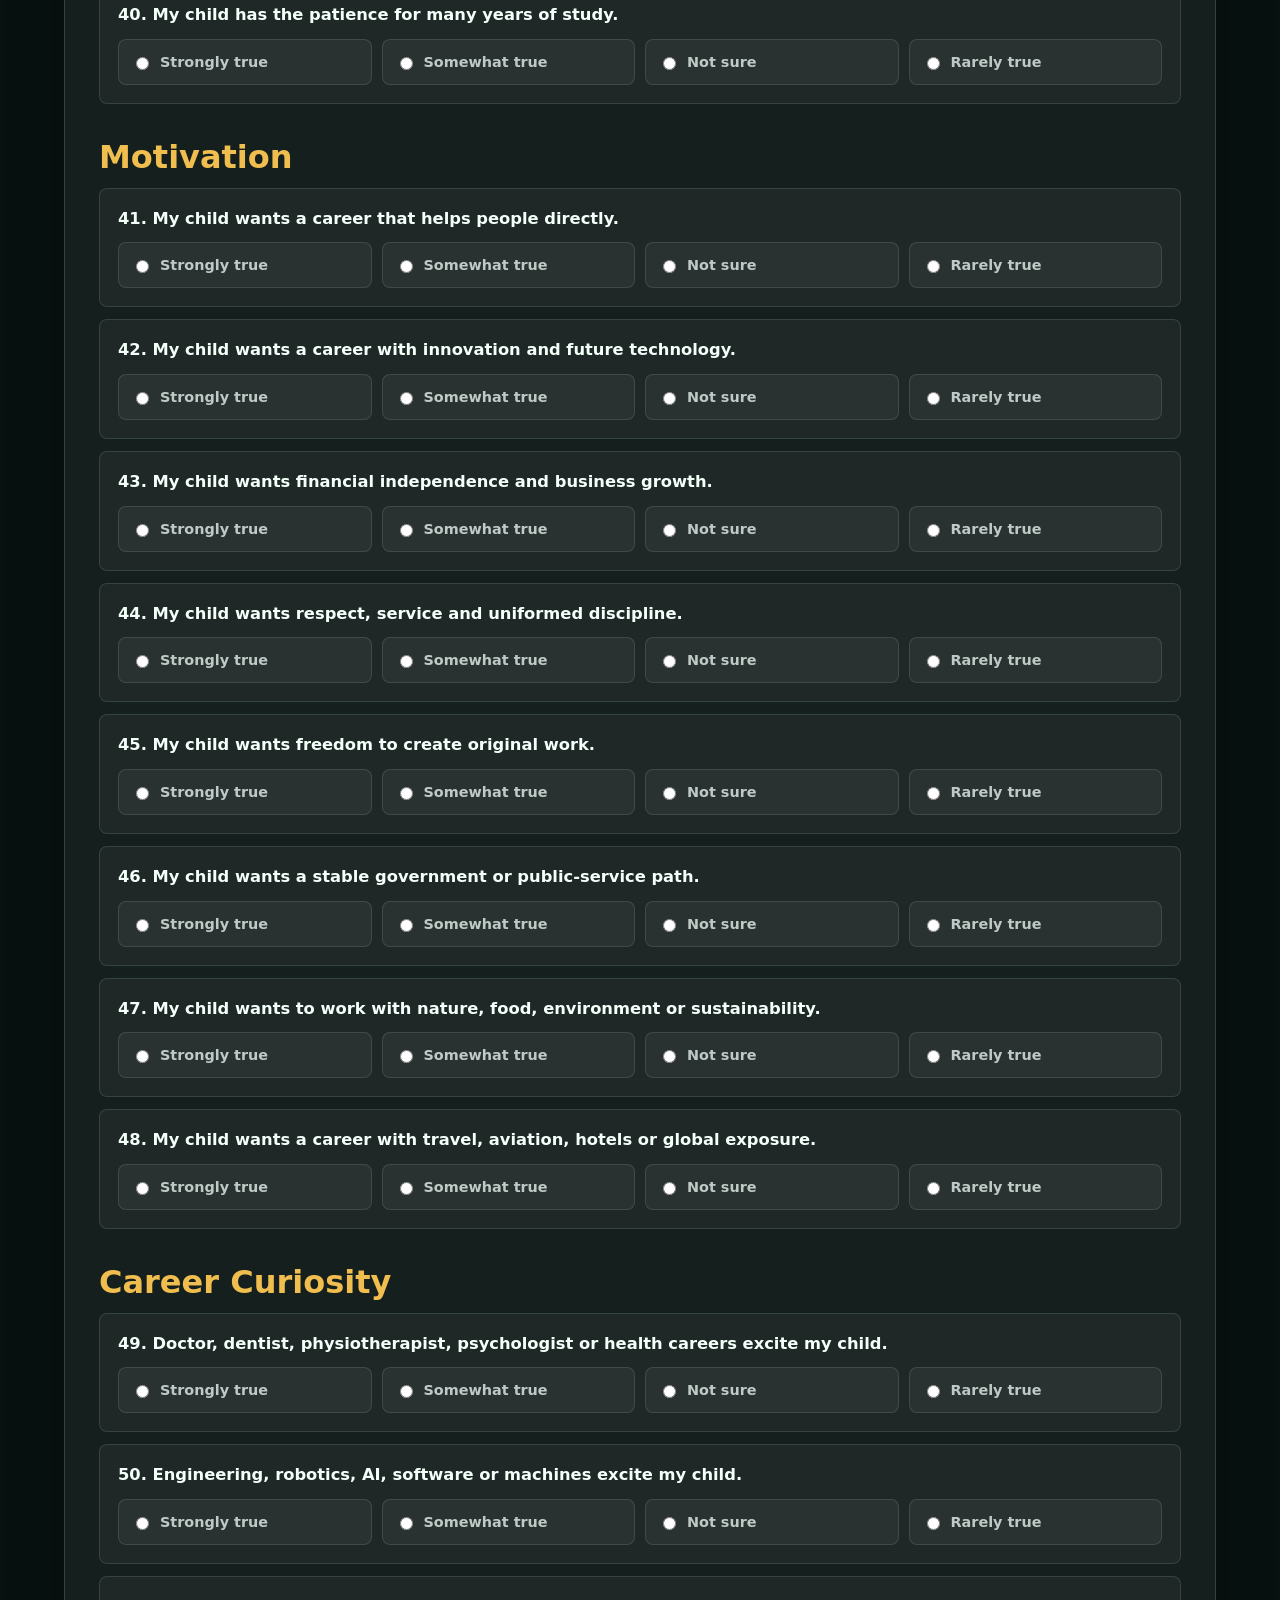
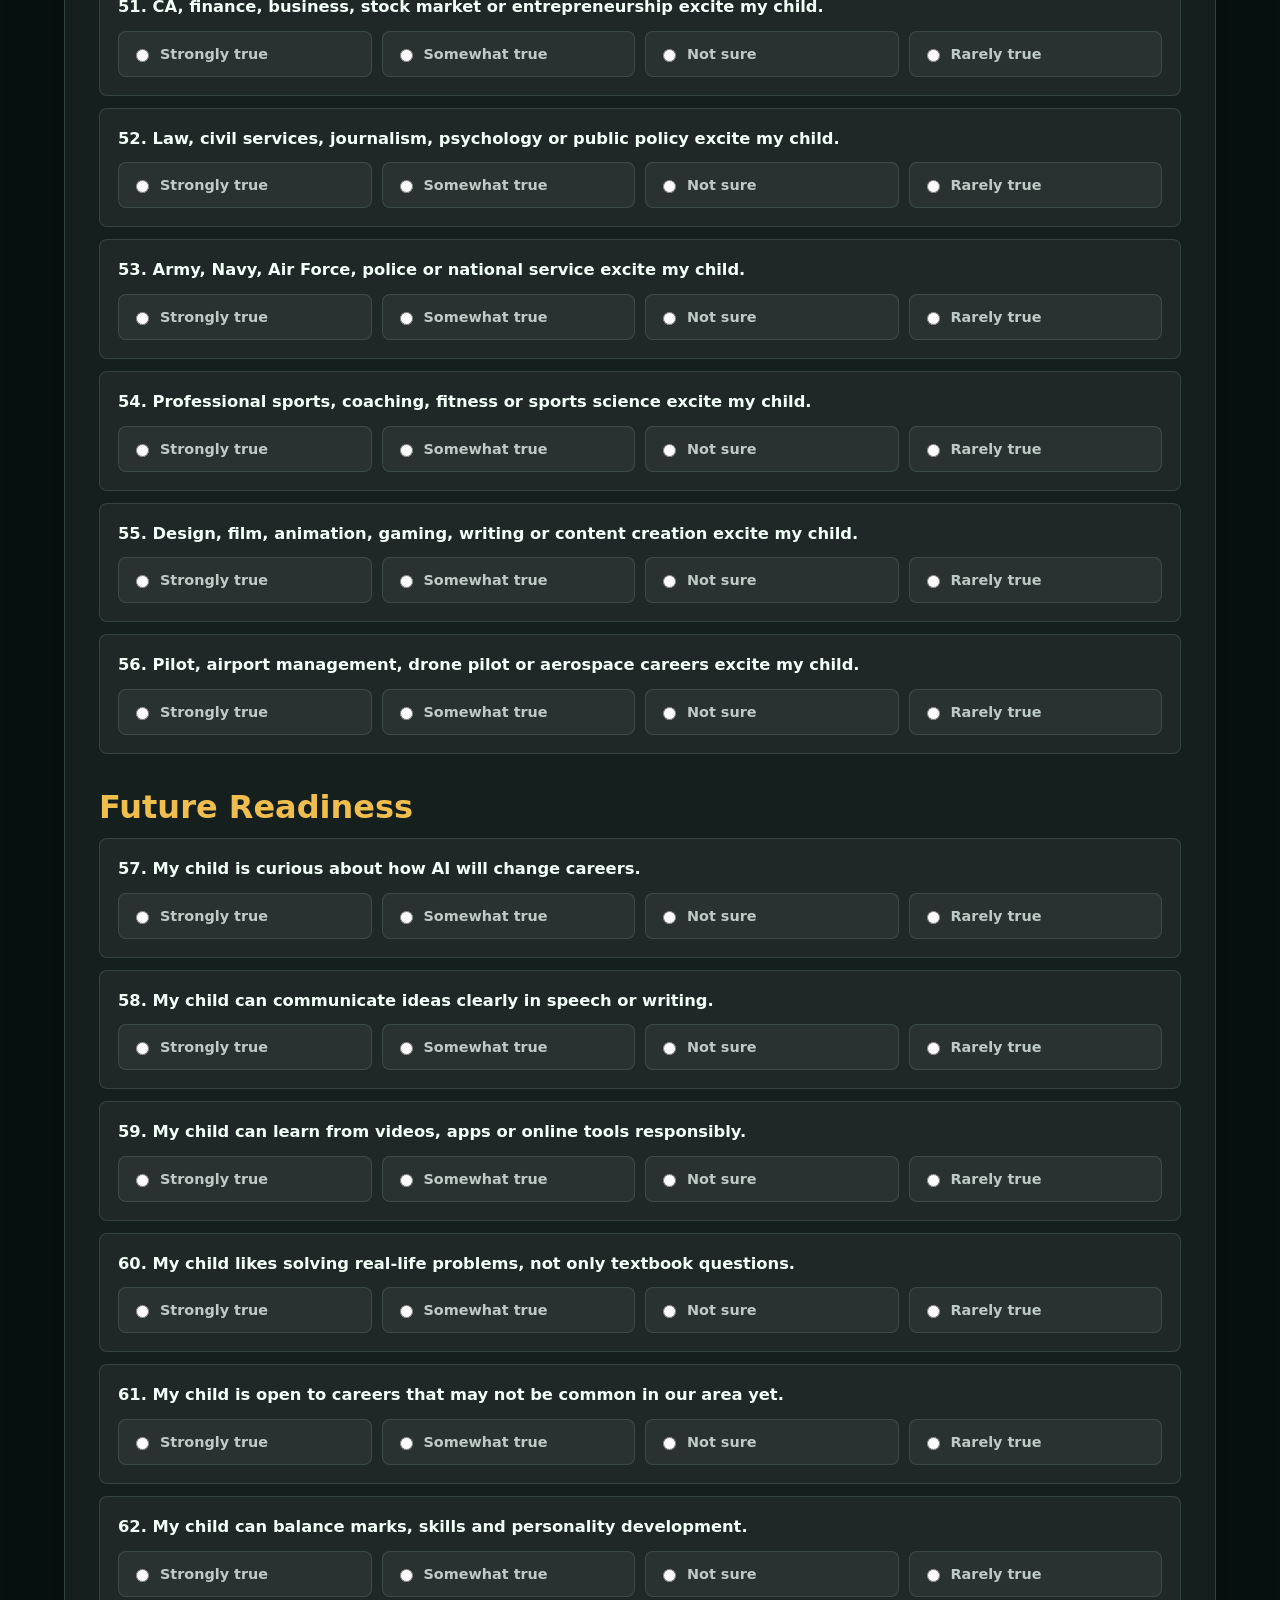
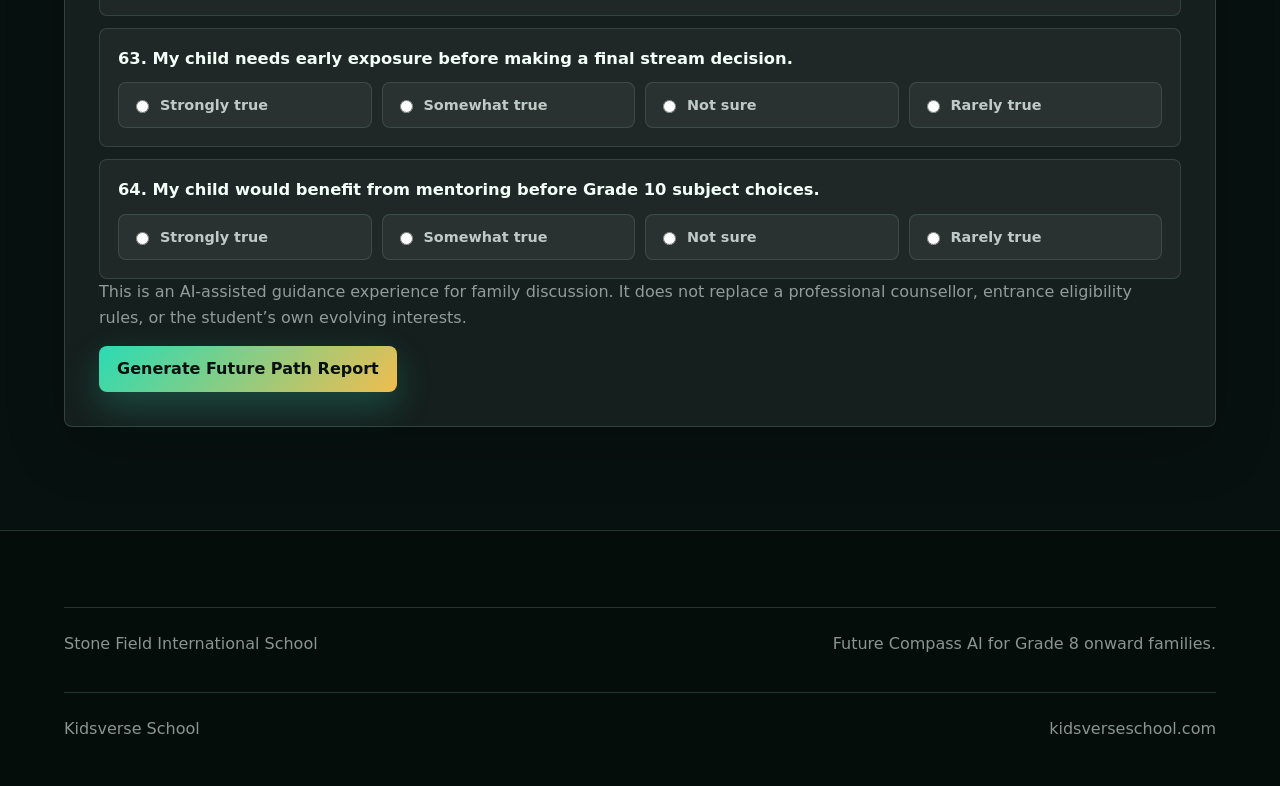
<file: future-compass.html>
<!doctype html>
<html lang="en">
  <head>
    <meta charset="UTF-8" />
    <meta name="viewport" content="width=device-width, initial-scale=1.0" />
    <title>SFIS Future Compass AI | Stone Field International School</title>
    <meta
      name="description"
      content="AI-assisted stream and career direction assessment for Grade 8 onward students and parents."
    />
    <link rel="icon" href="favicon.ico" sizes="any" />
    <link rel="icon" href="assets/favicon.svg" type="image/svg+xml" />
    <link rel="icon" href="assets/favicon-32.png" type="image/png" sizes="32x32" />
    <link rel="apple-touch-icon" href="assets/apple-touch-icon.png" />
    <link rel="shortcut icon" href="favicon.ico" />
    <meta name="theme-color" content="#07110f" />
    <link rel="stylesheet" href="styles.css" />
  </head>
  <body>
    <header class="site-header">
      <a class="brand" href="index.html"><span class="brand-mark">SFIS</span><span><strong>Stone Field</strong><small>International School</small></span></a>
      <nav class="desktop-nav" aria-label="Primary navigation"><a href="index.html">Home</a><a href="about.html">About</a><a href="academics.html">Academics</a><a href="facilities.html">Facilities</a><a href="admissions.html">Admissions</a><div class="nav-dropdown"><button class="nav-dropdown-toggle is-active" type="button" aria-haspopup="true">Parent Hub</button><div class="nav-dropdown-menu"><a href="child-blueprint.html">Future Spark AI Report</a><a class="is-active" href="future-compass.html">Future Compass AI</a><a href="young-genius.html">Future Explorer Challenge</a><a href="resources.html">Parent Resource Library</a><a href="faq.html">FAQ</a></div></div><a href="blog.html">Blog</a><a href="contact.html">Contact</a></nav>
      <div class="header-actions"><a class="chip-link" href="#futureCompassTool">Start Compass</a><button class="menu-button" type="button" aria-expanded="false" aria-controls="megaMenu" aria-label="Open menu"><span></span><span></span><span></span></button></div>
    </header>
    <aside class="mega-menu" id="megaMenu" aria-hidden="true">
      <nav class="mega-links" aria-label="Expanded navigation"><div class="mega-group"><span class="mega-group-title">School</span><a href="index.html">Home <span>01</span></a><a href="about.html">About <span>02</span></a><a href="academics.html">Academics <span>03</span></a><a href="facilities.html">Facilities <span>04</span></a><a href="admissions.html">Admissions <span>05</span></a><a href="blog.html">Blog <span>06</span></a><a href="contact.html">Contact <span>07</span></a></div><div class="mega-group"><span class="mega-group-title">Parent Hub</span><a href="child-blueprint.html">Future Spark AI Report <span>01</span></a><a href="future-compass.html">Future Compass AI <span>02</span></a><a href="young-genius.html">Future Explorer Challenge <span>03</span></a><a href="resources.html">Parent Resource Library <span>04</span></a><a href="faq.html">FAQ <span>05</span></a></div></nav>
      <div class="mega-panel"><p class="eyebrow">SFIS Future Compass AI</p><h2>Grade 8 onward stream and career direction.</h2><p>Help parents compare interest, aptitude, learning style, motivation, and family expectations before choosing a path after Grade 10.</p><a class="primary-button" href="#futureCompassTool">Begin Assessment</a></div>
    </aside>

    <main>
      <section class="page-hero compass-hero">
        <div class="page-intro">
          <p class="eyebrow">SFIS Future Compass AI</p>
          <h1>Find the right direction before Grade 10 pressure begins.</h1>
          <p class="lead">An AI-assisted stream and career direction report for Grade 8 onward students. Explore Science, Commerce, Humanities, Defence, Creative, Sports, Skill-based, and emerging AI careers in a parent-friendly way.</p>
          <div class="hero-actions">
            <a class="primary-button" href="#futureCompassTool">Start Future Compass AI</a>
            <a class="secondary-button" href="#compassWhy">Why It Helps</a>
          </div>
        </div>
      </section>

      <section class="section compass-overview" id="compassWhy">
        <div class="section-heading">
          <div>
            <p class="eyebrow">Not ordinary career guidance</p>
            <h2>It studies the child, not only the marksheet.</h2>
          </div>
          <p>Parents often ask “Science or Commerce?” Future Compass looks deeper: personality, aptitude, interest, learning style, pressure handling, motivation, and parent-child preference alignment.</p>
        </div>
        <div class="compass-proof-grid">
          <article><span>64</span><strong>Questions</strong><p>Designed for Grade 8 onward students and parents.</p></article>
          <article><span>200+</span><strong>Career Options</strong><p>Medical, engineering, commerce, humanities, defence, sports, creative, aviation, agriculture, AI, and more.</p></article>
          <article><span>AI</span><strong>Fit Signals</strong><p>Stream scores, career clusters, myth busters, and parent-child alignment.</p></article>
        </div>
      </section>

      <section class="section future-compass-section" id="futureCompassTool">
        <form class="future-compass-form" novalidate>
          <div class="future-compass-panel">
            <p class="eyebrow">Student Profile</p>
            <h2>Start with the basics.</h2>
            <div class="future-compass-fields">
              <label>Parent name<input name="fcParentName" type="text" required /></label>
              <label>Student name<input name="fcStudentName" type="text" required /></label>
              <label>Mobile number<input name="fcMobile" type="tel" inputmode="tel" required /></label>
              <label>Email<input name="fcEmail" type="email" required /></label>
              <label>Current grade<select name="fcGrade" required><option value="">Select</option><option>Grade 8</option><option>Grade 9</option><option>Grade 10</option><option>Grade 11</option><option>Grade 12</option></select></label>
              <label>City / town<input name="fcCity" type="text" placeholder="Rehan, Nurpur, Kangra..." required /></label>
              <label>Child's current preference<select name="fcChildPreference" required><option value="">Select</option><option>Medical</option><option>Non-Medical</option><option>Commerce</option><option>Humanities</option><option>Defence</option><option>Creative</option><option>Sports</option><option>Skill-based</option><option>Not sure yet</option></select></label>
              <label>Parent's current preference<select name="fcParentPreference" required><option value="">Select</option><option>Doctor / Medical</option><option>Engineer / Non-Medical</option><option>Commerce / Business</option><option>Government Job / UPSC</option><option>Defence</option><option>Creative Career</option><option>Sports</option><option>No fixed preference</option></select></label>
            </div>
          </div>

          <div class="future-compass-panel">
            <div class="future-compass-head">
              <div>
                <p class="eyebrow">64-question AI assessment</p>
                <h2>Answer honestly. There are no wrong answers.</h2>
              </div>
              <div class="future-compass-progress"><span data-fc-progress></span></div>
            </div>
            <div class="future-compass-questions" data-fc-questions></div>
            <p class="future-compass-error" role="alert" hidden></p>
            <p class="blueprint-note">This is an AI-assisted guidance experience for family discussion. It does not replace a professional counsellor, entrance eligibility rules, or the student’s own evolving interests.</p>
            <button class="primary-button" type="submit">Generate Future Path Report</button>
          </div>
        </form>

        <section class="future-compass-report" hidden>
          <div class="future-compass-report-hero">
            <div>
              <p class="eyebrow">Personalized Future Path Report</p>
              <h2 data-fc-report="headline">Stream and career direction</h2>
              <p data-fc-report="summary">Complete the assessment to see the report.</p>
            </div>
            <div class="compass-radar">
              <span>Top Stream</span>
              <strong data-fc-report="topScore">--</strong>
              <small data-fc-report="topStream">--</small>
            </div>
          </div>

          <div class="future-compass-report-grid">
            <article class="future-compass-card stream-card">
              <h3>Stream Fit Score</h3>
              <div class="score-bars" data-fc-report="streamScores"></div>
            </article>
            <article class="future-compass-card">
              <h3>Top Career Directions</h3>
              <ol data-fc-report="topCareers"></ol>
            </article>
            <article class="future-compass-card">
              <h3>Why This Result Appeared</h3>
              <ul data-fc-report="why"></ul>
            </article>
            <article class="future-compass-card">
              <h3>What Parents Should Watch</h3>
              <ul data-fc-report="watch"></ul>
            </article>
            <article class="future-compass-card">
              <h3>Parent vs Child Alignment</h3>
              <p data-fc-report="alignment"></p>
              <ul data-fc-report="alignmentTips"></ul>
            </article>
            <article class="future-compass-card">
              <h3>Thinking & Learning Signals</h3>
              <div class="score-bars" data-fc-report="traitScores"></div>
            </article>
            <article class="future-compass-card wide">
              <h3>AI Myth Buster</h3>
              <div class="myth-grid" data-fc-report="myths"></div>
            </article>
            <article class="future-compass-card wide">
              <h3>Salary & Future Demand Explorer</h3>
              <div class="career-demand-grid" data-fc-report="salaryExplorer"></div>
            </article>
            <article class="future-compass-card wide">
              <h3>How SFIS Can Help From Grade 8 Onward</h3>
              <ul data-fc-report="sfisHelp"></ul>
            </article>
          </div>

          <div class="future-compass-actions">
            <button class="primary-button" type="button" data-fc-download>Download Personalized PDF</button>
            <a class="secondary-button" href="https://wa.me/918826758881?text=Hello%20Stone%20Field%20International%20School%2C%20I%20want%20guidance%20for%20Grade%208%20onward%20stream%20and%20career%20planning" target="_blank" rel="noopener noreferrer">Discuss With Enquiry Team</a>
          </div>
        </section>
      </section>
    </main>

    <footer class="site-footer"><div class="footer-bottom"><span>Stone Field International School</span><span>Future Compass AI for Grade 8 onward families.</span></div><div class="footer-bottom"><span>Kidsverse School</span><a href="https://kidsverseschool.com" target="_blank" rel="noopener noreferrer">kidsverseschool.com</a></div></footer>
    <script src="script.js"></script>
  </body>
</html>
</file>
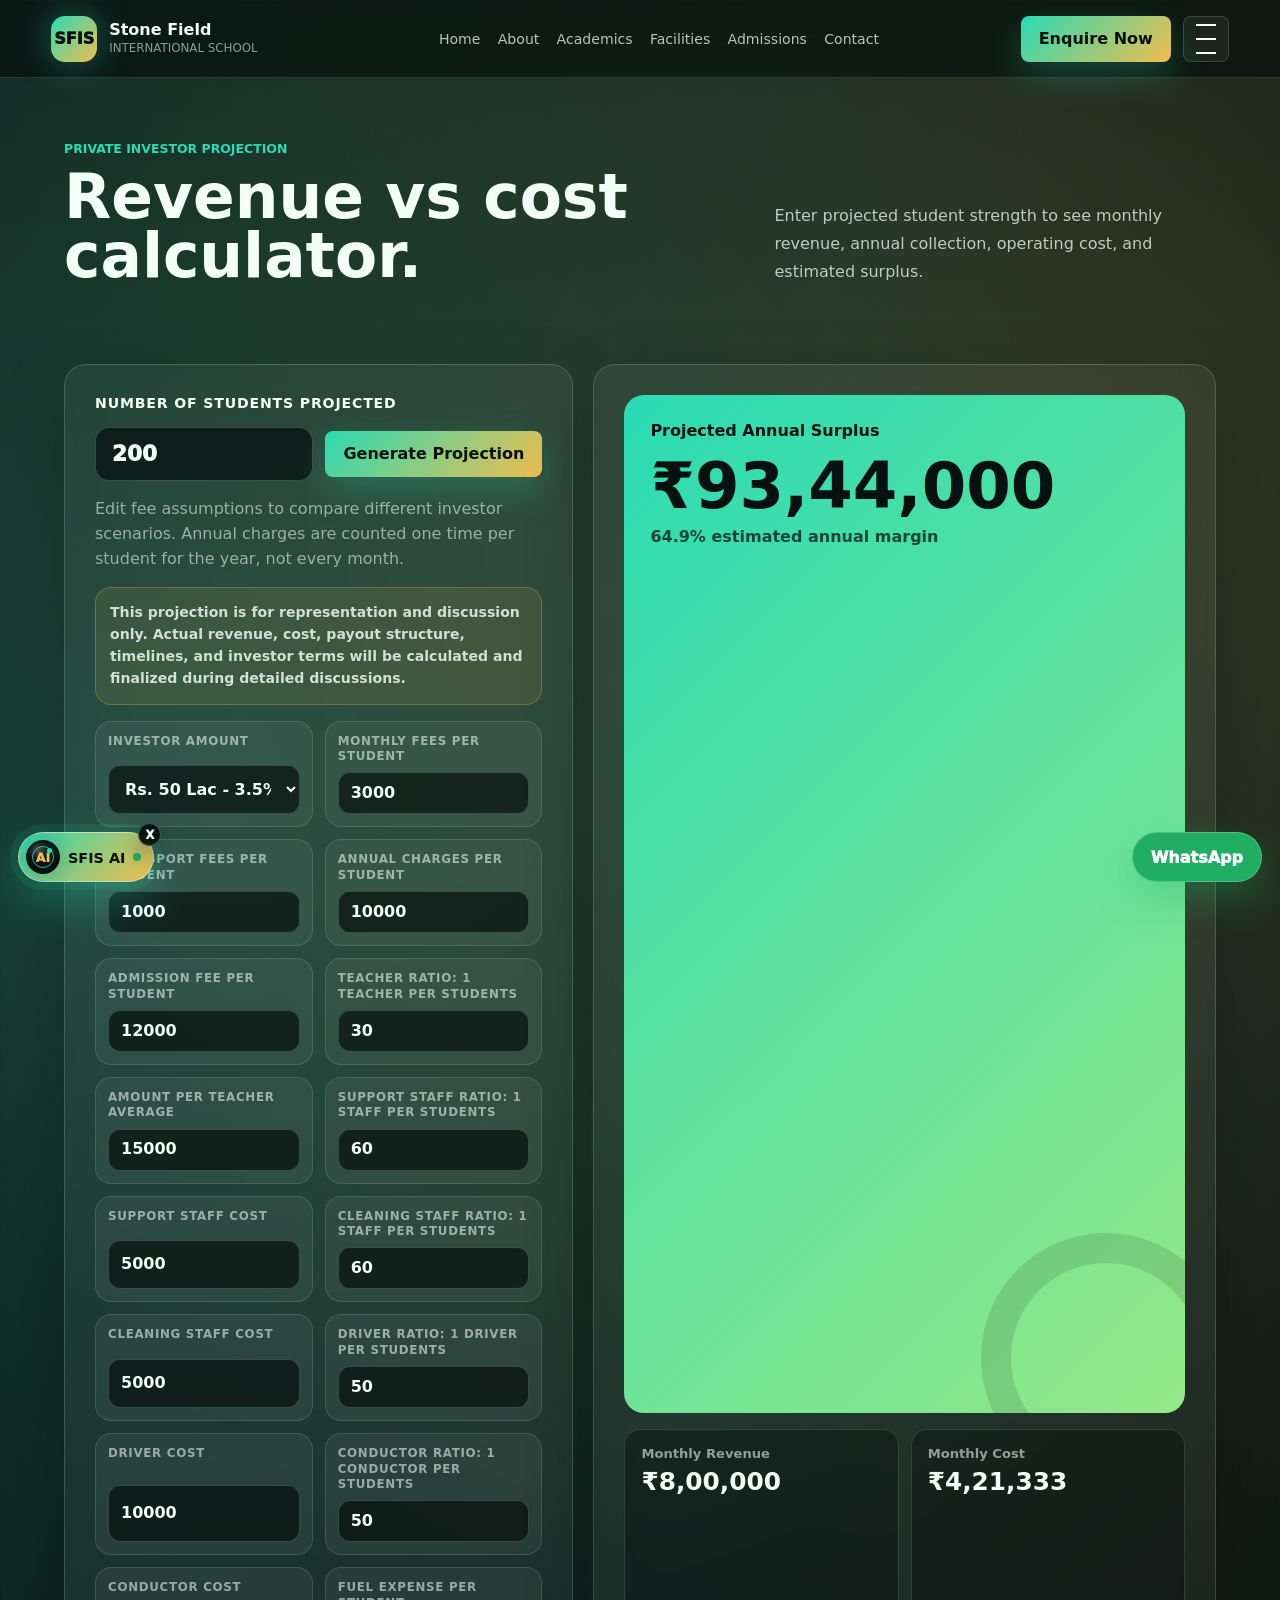
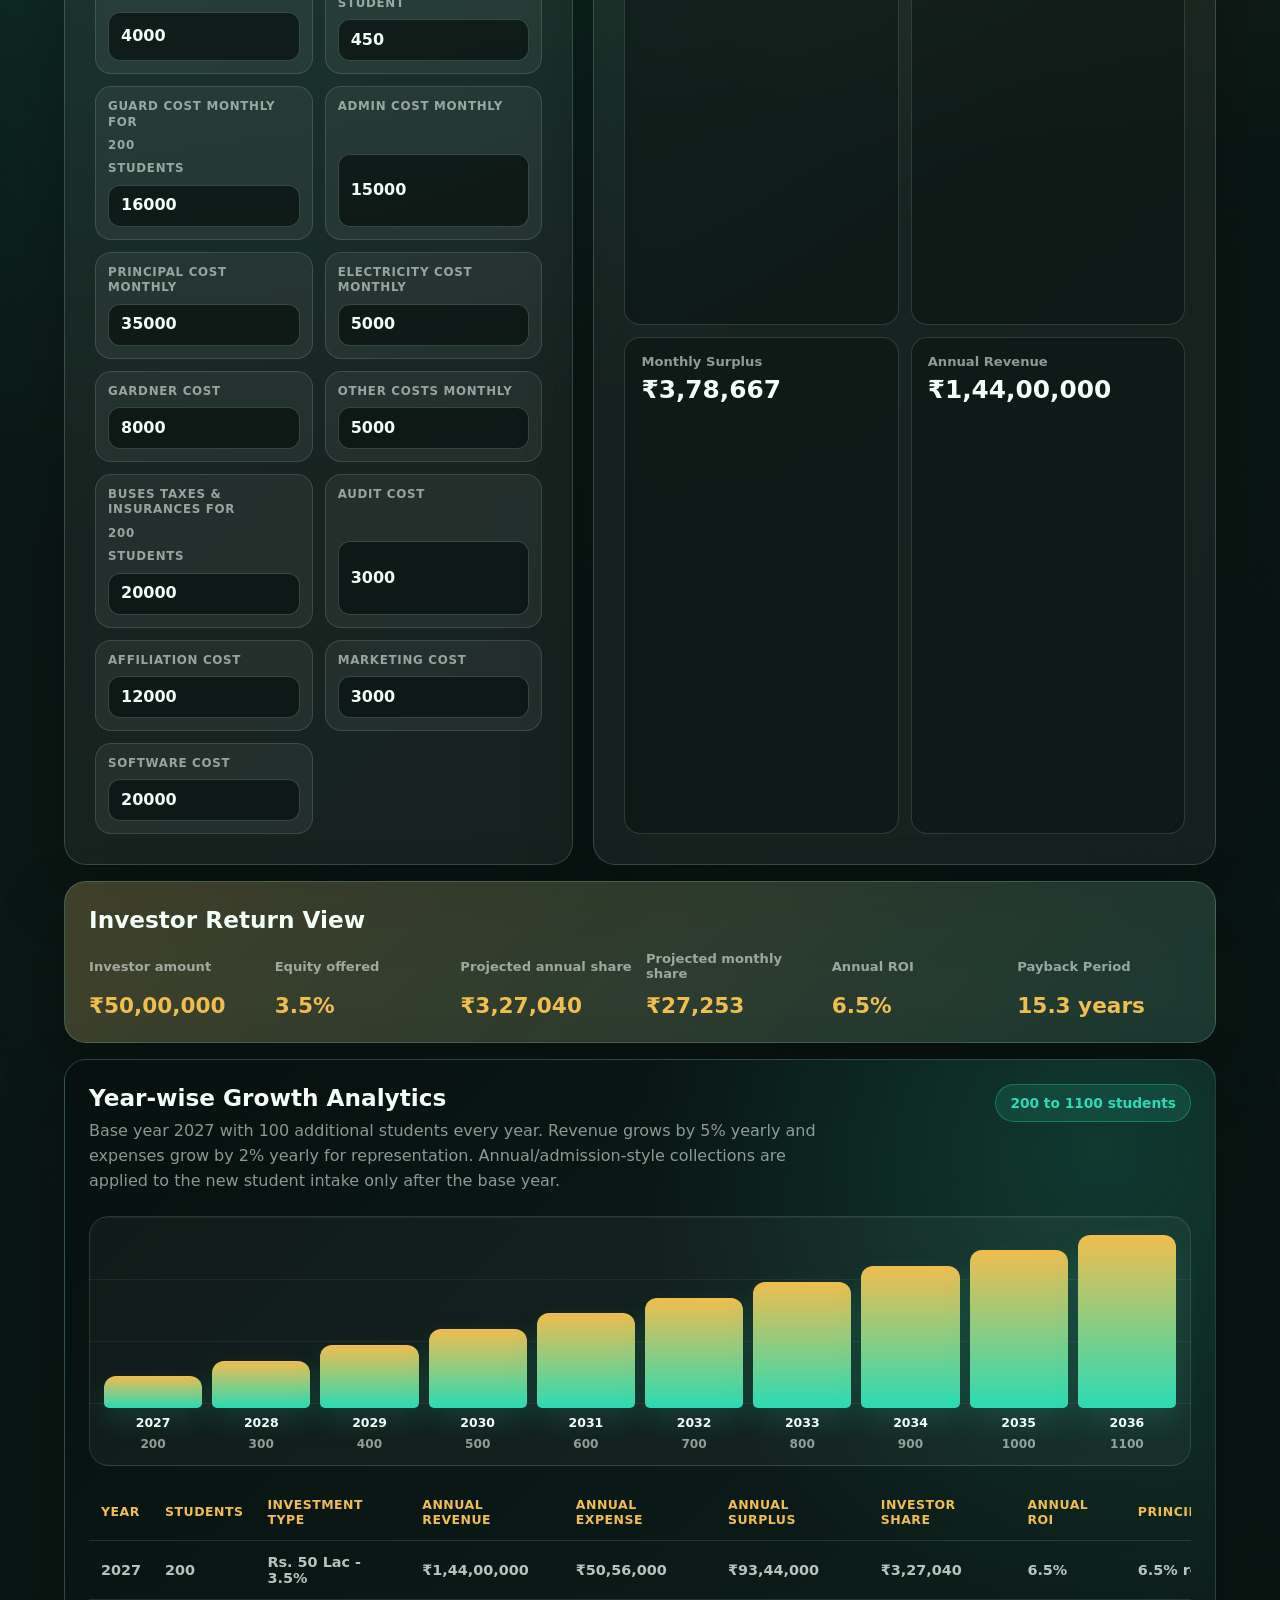
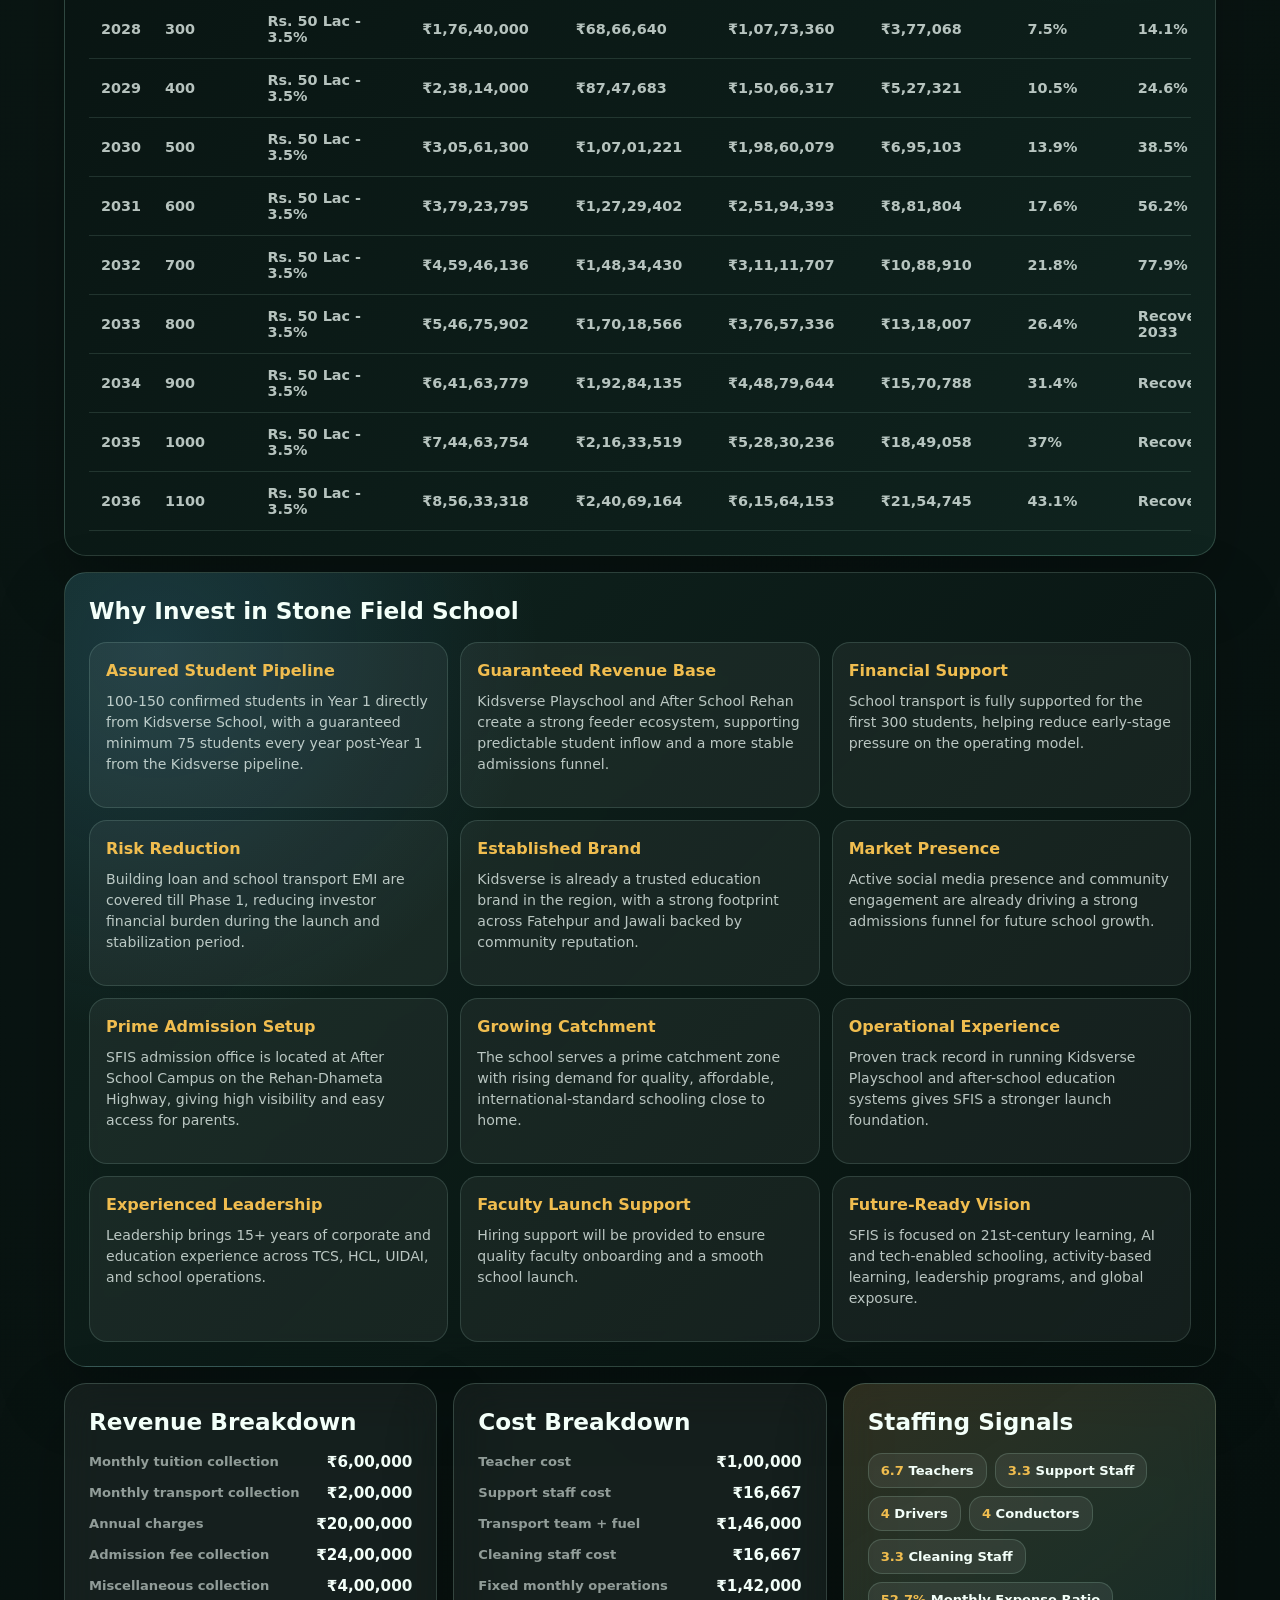
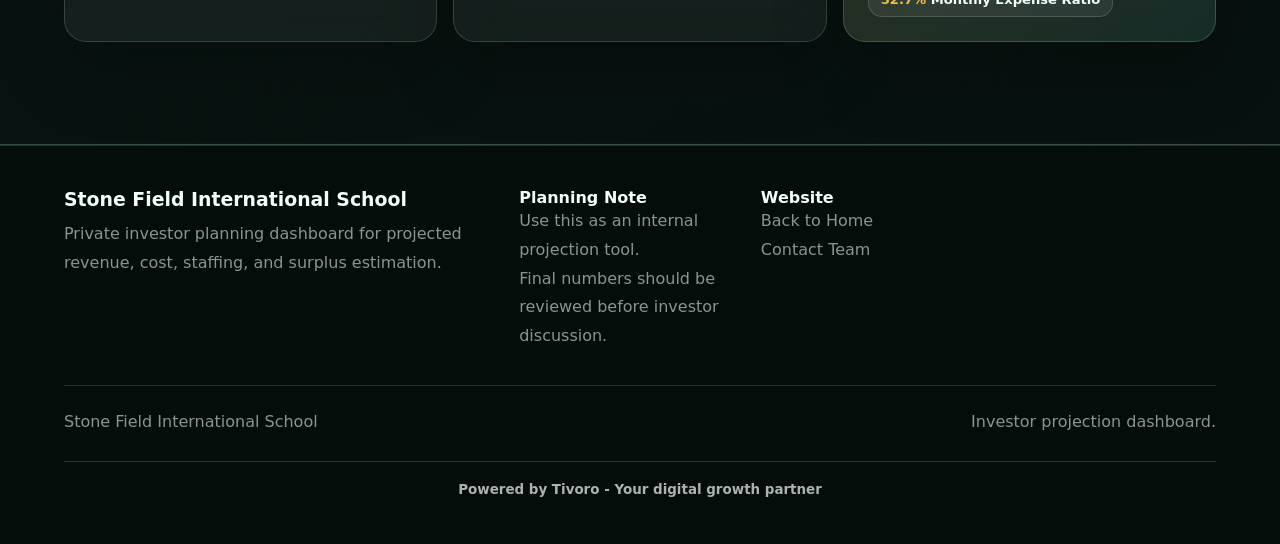
<file: investor-projection.html>
<!doctype html>
<html lang="en">
  <head>
    <meta charset="UTF-8" />
    <meta name="viewport" content="width=device-width, initial-scale=1.0" />
    <title>Investor Projection | Stone Field International School</title>
    <meta
      name="description"
      content="Private investor projection calculator for Stone Field International School revenue, cost, staffing, and annual surplus planning."
    />
    <link rel="icon" href="favicon.ico" sizes="any" />
    <link rel="icon" href="assets/favicon.svg" type="image/svg+xml" />
    <link rel="icon" href="assets/favicon-32.png" type="image/png" sizes="32x32" />
    <link rel="apple-touch-icon" href="assets/apple-touch-icon.png" />
    <link rel="shortcut icon" href="favicon.ico" />
    <meta name="theme-color" content="#07110f" />
    <link rel="stylesheet" href="styles.css" />
  </head>
  <body class="investor-page">
    <header class="site-header">
      <a class="brand" href="index.html" aria-label="Stone Field International School home">
        <span class="brand-mark">SFIS</span>
        <span>
          <strong>Stone Field</strong>
          <small>International School</small>
        </span>
      </a>
      <nav class="desktop-nav" aria-label="Primary navigation">
        <a href="index.html">Home</a>
        <a href="about.html">About</a>
        <a href="academics.html">Academics</a>
        <a href="facilities.html">Facilities</a>
        <a href="admissions.html">Admissions</a>
        <a href="contact.html">Contact</a>
      </nav>
      <div class="header-actions">
        <a class="chip-link" href="contact.html">Enquire Now</a>
        <button class="menu-button" type="button" aria-expanded="false" aria-controls="megaMenu" aria-label="Open menu">
          <span></span><span></span><span></span>
        </button>
      </div>
    </header>

    <aside class="mega-menu" id="megaMenu" aria-hidden="true">
      <nav class="mega-links" aria-label="Expanded navigation">
        <div class="mega-group">
          <span class="mega-group-title">School</span>
          <a href="index.html">Home <span>01</span></a>
          <a href="about.html">About <span>02</span></a>
          <a href="academics.html">Academics <span>03</span></a>
          <a href="facilities.html">Facilities <span>04</span></a>
          <a href="admissions.html">Admissions <span>05</span></a>
          <a href="contact.html">Contact <span>06</span></a>
        </div>
      </nav>
      <div class="mega-panel">
        <p class="eyebrow">Private planning page</p>
        <h2>Investor projection dashboard.</h2>
        <p>Use projected student strength to review revenue, cost, staffing, and estimated surplus.</p>
        <a class="primary-button" href="index.html">Back to Website</a>
      </div>
    </aside>

    <main>
      <section class="section investor-section" id="investor-calculator">
        <div class="section-heading">
          <div>
            <p class="eyebrow">Private Investor Projection</p>
            <h2>Revenue vs cost calculator.</h2>
          </div>
          <p>Enter projected student strength to see monthly revenue, annual collection, operating cost, and estimated surplus.</p>
        </div>

        <div class="investor-calculator">
          <form class="investor-form" aria-label="Investor projection calculator">
            <label for="investorStudents">Number of Students Projected</label>
            <div class="investor-input-row">
              <input id="investorStudents" name="students" type="number" min="1" step="1" value="200" required />
              <button class="primary-button" type="submit">Generate Projection</button>
            </div>
            <p class="investor-note">Edit fee assumptions to compare different investor scenarios. Annual charges are counted one time per student for the year, not every month.</p>
            <p class="investor-disclaimer">This projection is for representation and discussion only. Actual revenue, cost, payout structure, timelines, and investor terms will be calculated and finalized during detailed discussions.</p>
            <div class="investor-assumption-grid" aria-label="Editable revenue assumptions">
              <label>
                Investor Amount
                <select data-investor-input="investorPlan">
                  <option value="5000000" selected>Rs. 50 Lac - 3.5% Equity</option>
                  <option value="10000000">Rs. 1 Cr - 8.5% Equity</option>
                </select>
              </label>
              <label>
                Monthly Fees per Student
                <input data-investor-input="monthlyFee" type="number" min="0" step="100" value="3000" />
              </label>
              <label>
                Transport Fees per Student
                <input data-investor-input="transportFee" type="number" min="0" step="100" value="1000" />
              </label>
              <label>
                Annual Charges per Student
                <input data-investor-input="annualCharge" type="number" min="0" step="500" value="10000" />
              </label>
              <label>
                Admission Fee per Student
                <input data-investor-input="admissionFee" type="number" min="0" step="500" value="12000" />
              </label>
              <label>
                Teacher Ratio: 1 Teacher per Students
                <input data-investor-input="teacherRatio" type="number" min="1" step="1" value="30" />
              </label>
              <label>
                Amount per Teacher Average
                <input data-investor-input="teacherSalary" type="number" min="0" step="500" value="15000" />
              </label>
              <label>
                Support Staff Ratio: 1 Staff per Students
                <input data-investor-input="supportStaffRatio" type="number" min="1" step="1" value="60" />
              </label>
              <label>
                Support Staff Cost
                <input data-investor-input="supportStaffSalary" type="number" min="0" step="500" value="5000" />
              </label>
              <label>
                Cleaning Staff Ratio: 1 Staff per Students
                <input data-investor-input="cleaningStaffRatio" type="number" min="1" step="1" value="60" />
              </label>
              <label>
                Cleaning Staff Cost
                <input data-investor-input="cleaningStaffSalary" type="number" min="0" step="500" value="5000" />
              </label>
              <label>
                Driver Ratio: 1 Driver per Students
                <input data-investor-input="driverRatio" type="number" min="1" step="1" value="50" />
              </label>
              <label>
                Driver Cost
                <input data-investor-input="driverSalary" type="number" min="0" step="500" value="10000" />
              </label>
              <label>
                Conductor Ratio: 1 Conductor per Students
                <input data-investor-input="conductorRatio" type="number" min="1" step="1" value="50" />
              </label>
              <label>
                Conductor Cost
                <input data-investor-input="conductorSalary" type="number" min="0" step="500" value="4000" />
              </label>
              <label>
                Fuel Expense per Student
                <input data-investor-input="fuelPerStudent" type="number" min="0" step="50" value="450" />
              </label>
              <label>
                Guard Cost Monthly for <span data-scaled-students="guardCost">200</span> Students
                <input data-investor-input="guardCost" data-scaled-cost="guardCost" type="number" min="0" step="500" value="16000" />
              </label>
              <label>
                Admin Cost Monthly
                <input data-investor-input="adminCost" type="number" min="0" step="500" value="15000" />
              </label>
              <label>
                Principal Cost Monthly
                <input data-investor-input="principalCost" type="number" min="0" step="500" value="35000" />
              </label>
              <label>
                Electricity Cost Monthly
                <input data-investor-input="electricityCost" type="number" min="0" step="500" value="5000" />
              </label>
              <label>
                Gardner Cost
                <input data-investor-input="gardenerCost" type="number" min="0" step="500" value="8000" />
              </label>
              <label>
                Other Costs Monthly
                <input data-investor-input="otherCost" type="number" min="0" step="500" value="5000" />
              </label>
              <label>
                Buses Taxes & Insurances for <span data-scaled-students="busTaxInsurance">200</span> Students
                <input data-investor-input="busTaxInsurance" data-scaled-cost="busTaxInsurance" type="number" min="0" step="500" value="20000" />
              </label>
              <label>
                Audit Cost
                <input data-investor-input="auditCost" type="number" min="0" step="500" value="3000" />
              </label>
              <label>
                Affiliation Cost
                <input data-investor-input="affiliationCost" type="number" min="0" step="500" value="12000" />
              </label>
              <label>
                Marketing Cost
                <input data-investor-input="marketingCost" type="number" min="0" step="500" value="3000" />
              </label>
              <label>
                Software Cost
                <input data-investor-input="softwareCost" type="number" min="0" step="500" value="20000" />
              </label>
            </div>
          </form>

          <div class="investor-results" aria-live="polite">
            <div class="investor-hero-metric">
              <span>Projected Annual Surplus</span>
              <strong data-investor="profitAnnual">Rs. 0</strong>
              <small><b data-investor="margin">0%</b> estimated annual margin</small>
            </div>
            <div class="investor-metric-grid">
              <article><span>Monthly Revenue</span><strong data-investor="revenueMonthly">Rs. 0</strong></article>
              <article><span>Monthly Cost</span><strong data-investor="expenseMonthly">Rs. 0</strong></article>
              <article><span>Monthly Surplus</span><strong data-investor="profitMonthly">Rs. 0</strong></article>
              <article><span>Annual Revenue</span><strong data-investor="revenueAnnual">Rs. 0</strong></article>
            </div>
          </div>
        </div>

        <div class="projection-breakdown">
          <article class="projection-card investor-return-card">
            <h3>Investor Return View</h3>
            <div class="projection-table">
              <span>Investor amount</span><strong data-investor="investorAmount">Rs. 50,00,000</strong>
              <span>Equity offered</span><strong data-investor="investorEquity">3.5%</strong>
              <span>Projected annual share</span><strong data-investor="investorAnnualShare">Rs. 0</strong>
              <span>Projected monthly share</span><strong data-investor="investorMonthlyShare">Rs. 0</strong>
              <span>Annual ROI</span><strong data-investor="annualRoi">0%</strong>
              <span>Payback Period</span><strong data-investor="paybackYears">0 years</strong>
            </div>
          </article>

          <article class="projection-card investor-growth-card">
            <div class="growth-card-heading">
              <div>
                <h3>Year-wise Growth Analytics</h3>
                <p>Base year 2027 with 100 additional students every year. Revenue grows by 5% yearly and expenses grow by 2% yearly for representation. Annual/admission-style collections are applied to the new student intake only after the base year.</p>
              </div>
              <strong>200 to 1100 students</strong>
            </div>
            <div class="growth-chart" data-investor-growth-chart aria-label="Student growth chart"></div>
            <div class="growth-table-wrap">
              <table class="growth-table">
                <thead>
                  <tr>
                    <th>Year</th>
                    <th>Students</th>
                    <th>Investment Type</th>
                    <th>Annual Revenue</th>
                    <th>Annual Expense</th>
                    <th>Annual Surplus</th>
                    <th>Investor Share</th>
                    <th>Annual ROI</th>
                    <th>Principal Status</th>
                  </tr>
                </thead>
                <tbody data-investor-growth-table>
                  <tr><td colspan="9">Projection will appear here.</td></tr>
                </tbody>
              </table>
            </div>
          </article>

          <article class="projection-card investor-story-card">
            <h3>Why Invest in Stone Field School</h3>
            <div class="investor-story-grid">
              <span><b>Assured Student Pipeline</b> 100-150 confirmed students in Year 1 directly from Kidsverse School, with a guaranteed minimum 75 students every year post-Year 1 from the Kidsverse pipeline.</span>
              <span><b>Guaranteed Revenue Base</b> Kidsverse Playschool and After School Rehan create a strong feeder ecosystem, supporting predictable student inflow and a more stable admissions funnel.</span>
              <span><b>Financial Support</b> School transport is fully supported for the first 300 students, helping reduce early-stage pressure on the operating model.</span>
              <span><b>Risk Reduction</b> Building loan and school transport EMI are covered till Phase 1, reducing investor financial burden during the launch and stabilization period.</span>
              <span><b>Established Brand</b> Kidsverse is already a trusted education brand in the region, with a strong footprint across Fatehpur and Jawali backed by community reputation.</span>
              <span><b>Market Presence</b> Active social media presence and community engagement are already driving a strong admissions funnel for future school growth.</span>
              <span><b>Prime Admission Setup</b> SFIS admission office is located at After School Campus on the Rehan-Dhameta Highway, giving high visibility and easy access for parents.</span>
              <span><b>Growing Catchment</b> The school serves a prime catchment zone with rising demand for quality, affordable, international-standard schooling close to home.</span>
              <span><b>Operational Experience</b> Proven track record in running Kidsverse Playschool and after-school education systems gives SFIS a stronger launch foundation.</span>
              <span><b>Experienced Leadership</b> Leadership brings 15+ years of corporate and education experience across TCS, HCL, UIDAI, and school operations.</span>
              <span><b>Faculty Launch Support</b> Hiring support will be provided to ensure quality faculty onboarding and a smooth school launch.</span>
              <span><b>Future-Ready Vision</b> SFIS is focused on 21st-century learning, AI and tech-enabled schooling, activity-based learning, leadership programs, and global exposure.</span>
            </div>
          </article>

          <article class="projection-card">
            <h3>Revenue Breakdown</h3>
            <div class="projection-table">
              <span>Monthly tuition collection</span><strong data-investor="tuitionMonthly">Rs. 0</strong>
              <span>Monthly transport collection</span><strong data-investor="transportMonthly">Rs. 0</strong>
              <span>Annual charges</span><strong data-investor="annualCharges">Rs. 0</strong>
              <span>Admission fee collection</span><strong data-investor="admissionFees">Rs. 0</strong>
              <span>Miscellaneous collection</span><strong data-investor="miscFees">Rs. 0</strong>
            </div>
          </article>

          <article class="projection-card">
            <h3>Cost Breakdown</h3>
            <div class="projection-table">
              <span>Teacher cost</span><strong data-investor="teacherCost">Rs. 0</strong>
              <span>Support staff cost</span><strong data-investor="supportCost">Rs. 0</strong>
              <span>Transport team + fuel</span><strong data-investor="transportCost">Rs. 0</strong>
              <span>Cleaning staff cost</span><strong data-investor="cleaningCost">Rs. 0</strong>
              <span>Fixed monthly operations</span><strong data-investor="fixedCost">Rs. 0</strong>
            </div>
          </article>

          <article class="projection-card staffing-card">
            <h3>Staffing Signals</h3>
            <div class="staffing-grid">
              <span><b data-investor="teacherCount">0</b> Teachers</span>
              <span><b data-investor="supportCount">0</b> Support Staff</span>
              <span><b data-investor="driverCount">0</b> Drivers</span>
              <span><b data-investor="conductorCount">0</b> Conductors</span>
              <span><b data-investor="cleaningCount">0</b> Cleaning Staff</span>
              <span><b data-investor="expenseRatio">0%</b> Monthly Expense Ratio</span>
            </div>
          </article>
        </div>
      </section>
    </main>

    <footer class="site-footer">
      <div class="footer-grid">
        <div>
          <h3>Stone Field International School</h3>
          <p>Private investor planning dashboard for projected revenue, cost, staffing, and surplus estimation.</p>
        </div>
        <div><strong>Planning Note</strong><span>Use this as an internal projection tool.</span><span>Final numbers should be reviewed before investor discussion.</span></div>
        <div><strong>Website</strong><a href="index.html">Back to Home</a><a href="contact.html">Contact Team</a></div>
      </div>
      <div class="footer-bottom"><span>Stone Field International School</span><span>Investor projection dashboard.</span></div>
      <div class="powered-by-tivoro"><a href="https://tivoro.in" target="_blank" rel="noopener noreferrer">Powered by Tivoro - Your digital growth partner</a></div>
    </footer>

    <script src="script.js"></script>
  </body>
</html>
</file>
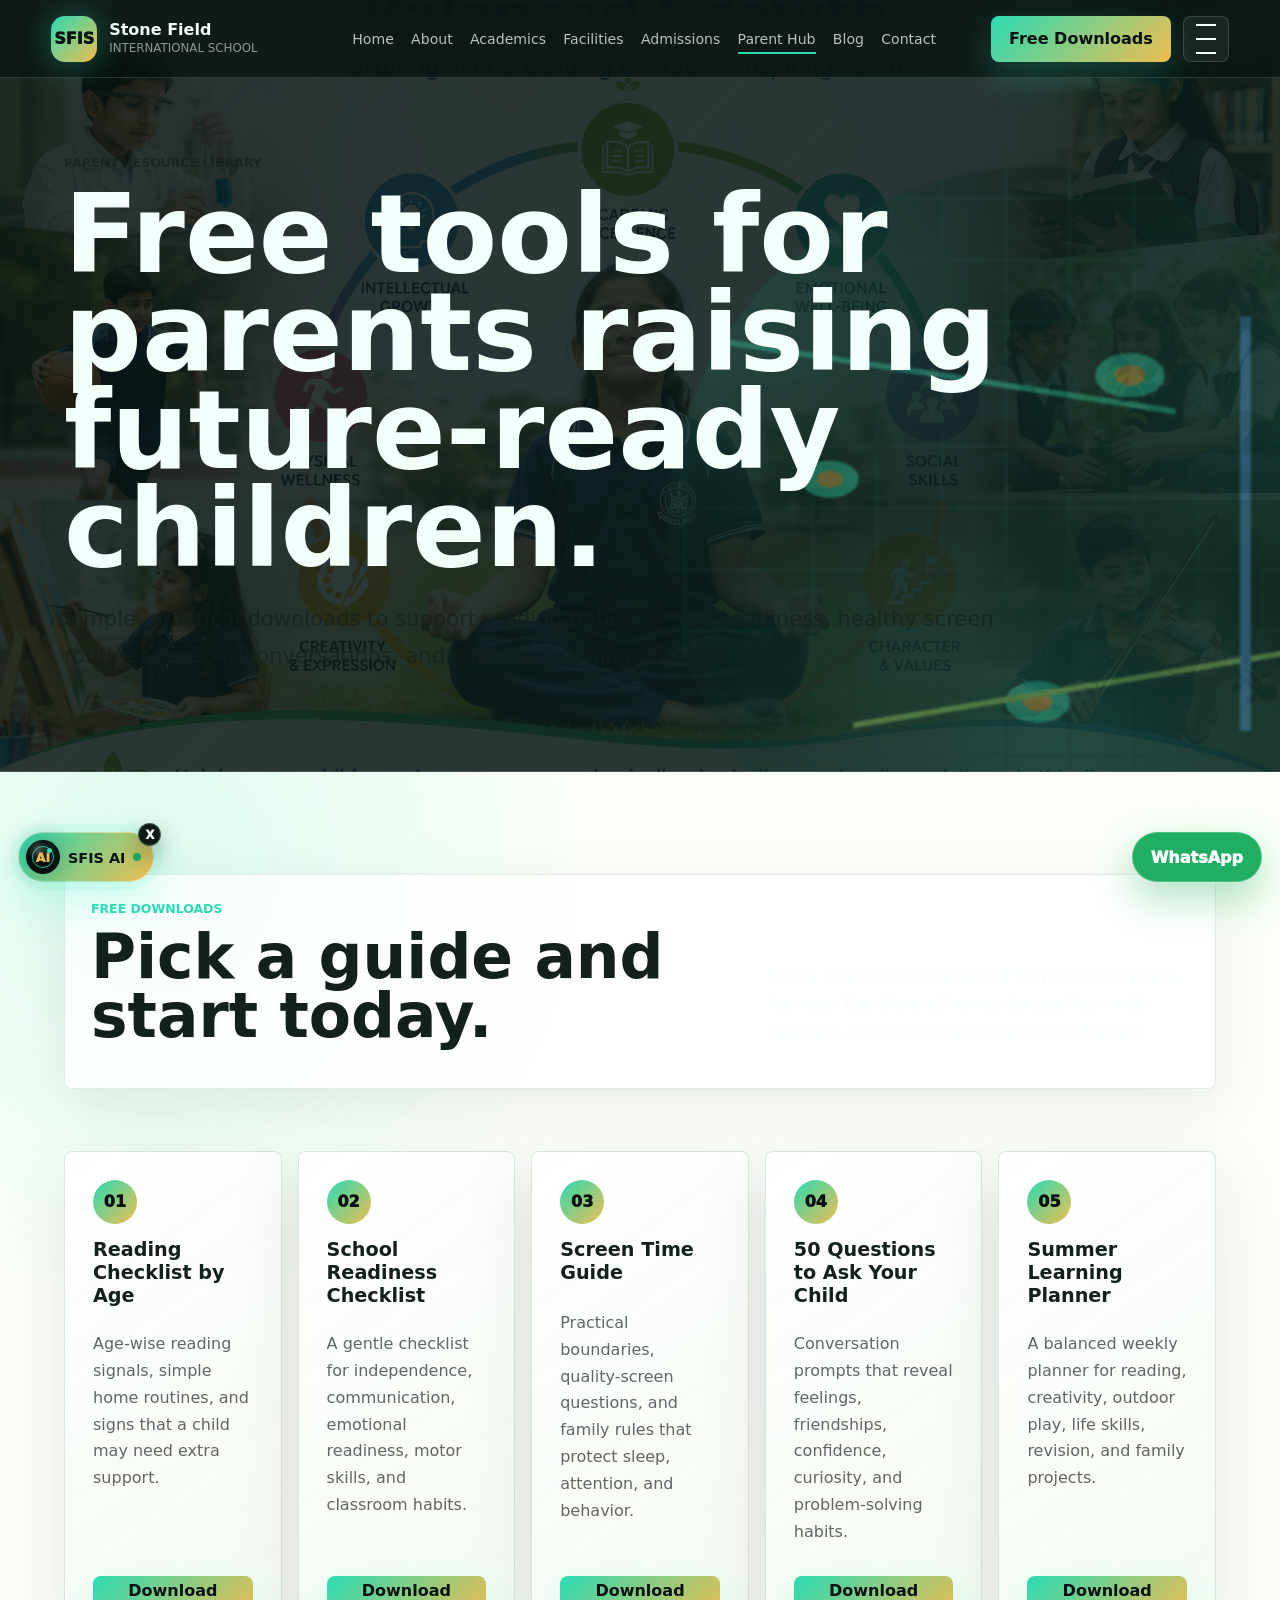
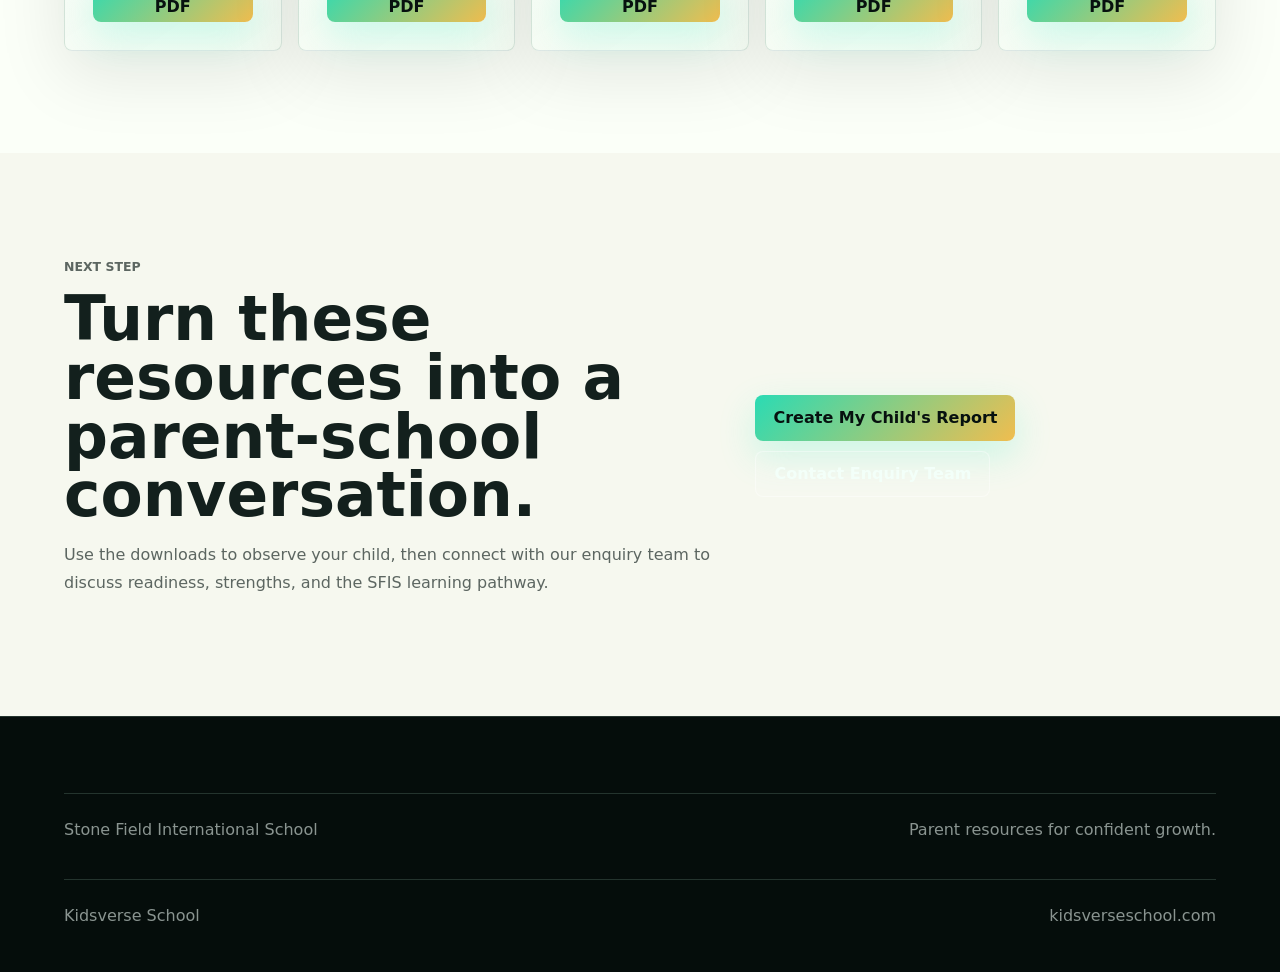
<file: resources.html>
<!doctype html>
<html lang="en">
  <head>
    <meta charset="UTF-8" />
    <meta name="viewport" content="width=device-width, initial-scale=1.0" />
    <title>Parent Resource Library | Stone Field International School</title>
    <meta name="description" content="Free parent downloads from Stone Field International School: reading checklist, school readiness checklist, screen time guide, child conversation questions, and summer planner." />
    <link rel="icon" href="favicon.ico" sizes="any" />
    <link rel="icon" href="assets/favicon.svg" type="image/svg+xml" />
    <link rel="icon" href="assets/favicon-32.png" type="image/png" sizes="32x32" />
    <link rel="apple-touch-icon" href="assets/apple-touch-icon.png" />
    <link rel="shortcut icon" href="favicon.ico" />
    <meta name="theme-color" content="#07110f" />
    <link rel="stylesheet" href="styles.css" />
  </head>
  <body>
    <header class="site-header">
      <a class="brand" href="index.html"><span class="brand-mark">SFIS</span><span><strong>Stone Field</strong><small>International School</small></span></a>
      <nav class="desktop-nav" aria-label="Primary navigation"><a href="index.html">Home</a><a href="about.html">About</a><a href="academics.html">Academics</a><a href="facilities.html">Facilities</a><a href="admissions.html">Admissions</a><div class="nav-dropdown"><button class="nav-dropdown-toggle is-active" type="button" aria-haspopup="true">Parent Hub</button><div class="nav-dropdown-menu"><a href="child-blueprint.html">Future Spark AI Report</a><a href="future-compass.html">Future Compass AI</a><a href="young-genius.html">Future Explorer Challenge</a><a class="is-active" href="resources.html">Parent Resource Library</a><a href="faq.html">FAQ</a></div></div><a href="blog.html">Blog</a><a href="contact.html">Contact</a></nav>
      <div class="header-actions"><a class="chip-link" href="#downloads">Free Downloads</a><button class="menu-button" type="button" aria-expanded="false" aria-controls="megaMenu" aria-label="Open menu"><span></span><span></span><span></span></button></div>
    </header>
    <aside class="mega-menu" id="megaMenu" aria-hidden="true">
      <nav class="mega-links" aria-label="Expanded navigation"><div class="mega-group"><span class="mega-group-title">School</span><a href="index.html">Home <span>01</span></a><a href="about.html">About <span>02</span></a><a href="academics.html">Academics <span>03</span></a><a href="facilities.html">Facilities <span>04</span></a><a href="admissions.html">Admissions <span>05</span></a><a href="blog.html">Blog <span>06</span></a><a href="contact.html">Contact <span>07</span></a></div><div class="mega-group"><span class="mega-group-title">Parent Hub</span><a href="child-blueprint.html">Future Spark AI Report <span>01</span></a><a href="future-compass.html">Future Compass AI <span>02</span></a><a href="young-genius.html">Future Explorer Challenge <span>03</span></a><a href="resources.html">Parent Resource Library <span>04</span></a><a href="faq.html">FAQ <span>05</span></a></div></nav>
      <div class="mega-panel"><p class="eyebrow">Parent resources</p><h2>Useful guides for confident parenting.</h2><p>Download practical checklists and planners for reading, readiness, screen time, conversations, and summer learning.</p><a class="primary-button" href="#downloads">View Downloads</a></div>
    </aside>

    <main>
      <section class="page-hero resources-hero">
        <div class="page-intro">
          <p class="eyebrow">Parent Resource Library</p>
          <h1>Free tools for parents raising future-ready children.</h1>
          <p class="lead">Simple, practical downloads to support reading habits, school readiness, healthy screen routines, deeper conversations, and summer learning at home.</p>
        </div>
      </section>

      <section class="section resource-library-section" id="downloads">
        <div class="section-heading">
          <div>
            <p class="eyebrow">Free downloads</p>
            <h2>Pick a guide and start today.</h2>
          </div>
          <p>These resources are designed for parents of young learners. Use them at home, discuss them with teachers, and revisit them as your child grows.</p>
        </div>
        <div class="resource-card-grid">
          <article class="resource-card">
            <span>01</span>
            <h3>Reading Checklist by Age</h3>
            <p>Age-wise reading signals, simple home routines, and signs that a child may need extra support.</p>
            <button class="primary-button" type="button" data-resource-download="reading-checklist">Download PDF</button>
          </article>
          <article class="resource-card">
            <span>02</span>
            <h3>School Readiness Checklist</h3>
            <p>A gentle checklist for independence, communication, emotional readiness, motor skills, and classroom habits.</p>
            <button class="primary-button" type="button" data-resource-download="school-readiness">Download PDF</button>
          </article>
          <article class="resource-card">
            <span>03</span>
            <h3>Screen Time Guide</h3>
            <p>Practical boundaries, quality-screen questions, and family rules that protect sleep, attention, and behavior.</p>
            <button class="primary-button" type="button" data-resource-download="screen-time">Download PDF</button>
          </article>
          <article class="resource-card">
            <span>04</span>
            <h3>50 Questions to Ask Your Child</h3>
            <p>Conversation prompts that reveal feelings, friendships, confidence, curiosity, and problem-solving habits.</p>
            <button class="primary-button" type="button" data-resource-download="child-questions">Download PDF</button>
          </article>
          <article class="resource-card">
            <span>05</span>
            <h3>Summer Learning Planner</h3>
            <p>A balanced weekly planner for reading, creativity, outdoor play, life skills, revision, and family projects.</p>
            <button class="primary-button" type="button" data-resource-download="summer-planner">Download PDF</button>
          </article>
        </div>
      </section>

      <section class="section light resource-parent-cta">
        <div>
          <p class="eyebrow">Next step</p>
          <h2>Turn these resources into a parent-school conversation.</h2>
          <p>Use the downloads to observe your child, then connect with our enquiry team to discuss readiness, strengths, and the SFIS learning pathway.</p>
        </div>
        <div class="spark-actions">
          <a class="primary-button" href="child-blueprint.html">Create My Child's Report</a>
          <a class="secondary-button" href="contact.html">Contact Enquiry Team</a>
        </div>
      </section>
    </main>

    <footer class="site-footer"><div class="footer-bottom"><span>Stone Field International School</span><span>Parent resources for confident growth.</span></div><div class="footer-bottom"><span>Kidsverse School</span><a href="https://kidsverseschool.com" target="_blank" rel="noopener noreferrer">kidsverseschool.com</a></div></footer>

    <div class="resource-lead-modal" hidden>
      <div class="resource-lead-backdrop" data-resource-lead-close></div>
      <section class="resource-lead-box" role="dialog" aria-modal="true" aria-labelledby="resourceLeadTitle">
        <button class="resource-lead-close" type="button" data-resource-lead-close aria-label="Close download form">X</button>
        <p class="eyebrow">Free parent guide</p>
        <h2 id="resourceLeadTitle">Get your PDF instantly</h2>
        <p class="resource-lead-subtitle">Share a few details so our enquiry team can send useful admission updates and parent resources.</p>
        <form class="resource-lead-form">
          <label>Parent name<input name="resourceParentName" type="text" autocomplete="name" required /></label>
          <label>Child name<input name="resourceChildName" type="text" required /></label>
          <label>Mobile number<input name="resourceMobile" type="tel" inputmode="tel" autocomplete="tel" required /></label>
          <label>Email<input name="resourceEmail" type="email" autocomplete="email" required /></label>
          <input name="resourceTitle" type="hidden" />
          <p class="resource-lead-error" role="alert" hidden></p>
          <button class="primary-button" type="submit">Send Details & Download</button>
        </form>
      </section>
    </div>
    <script src="script.js"></script>
  </body>
</html>
</file>
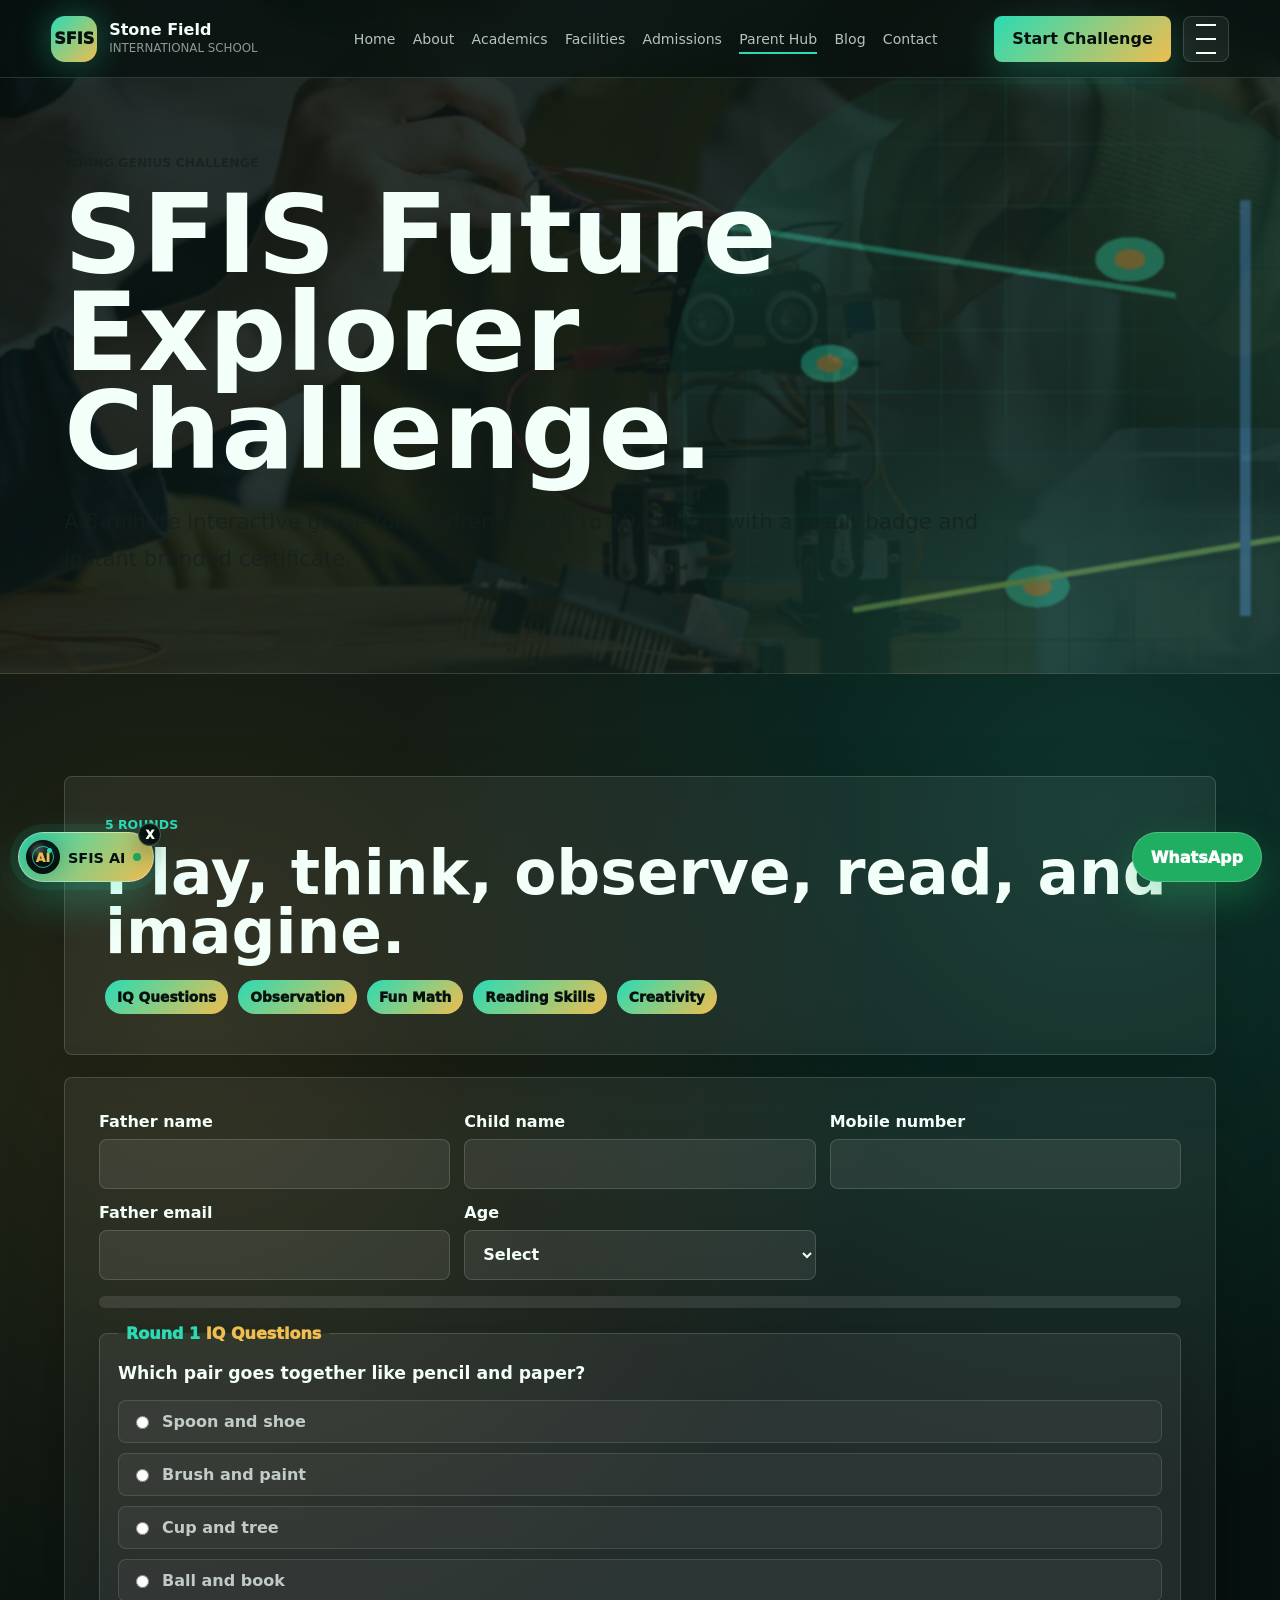
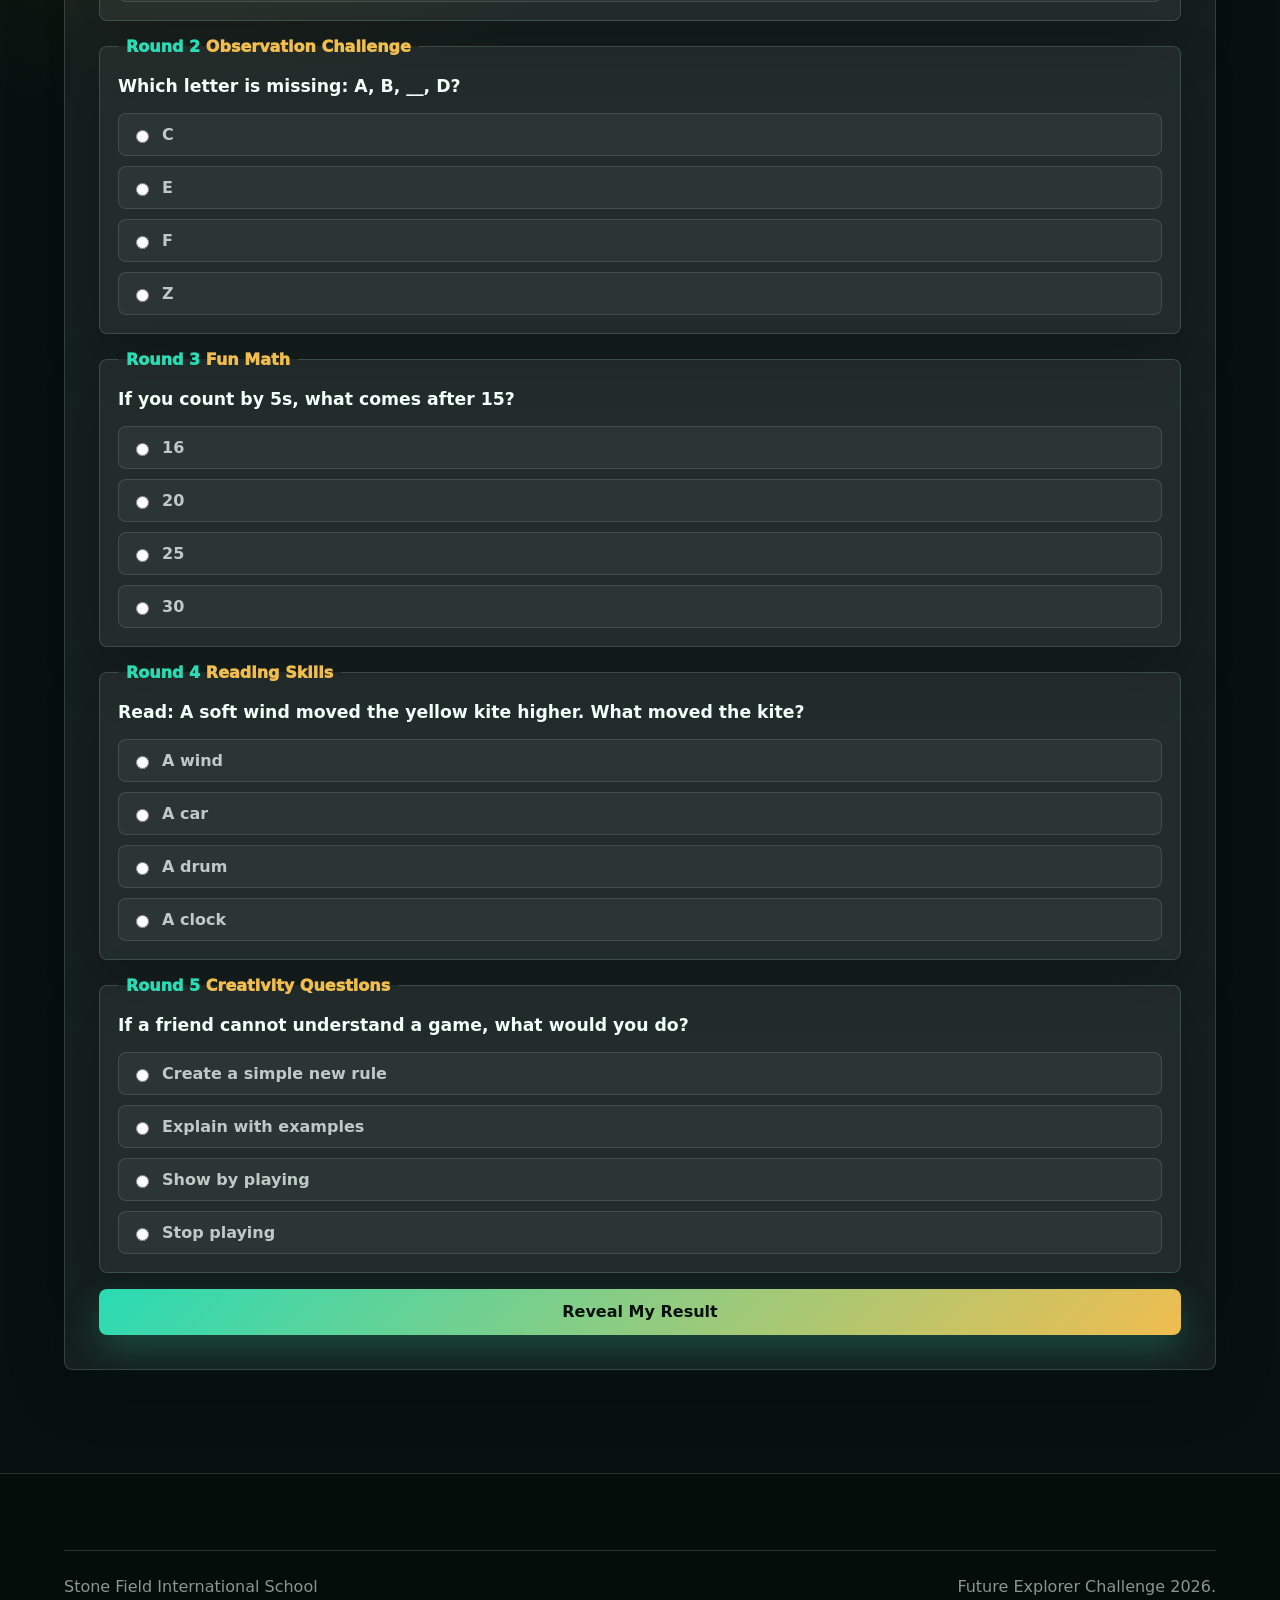
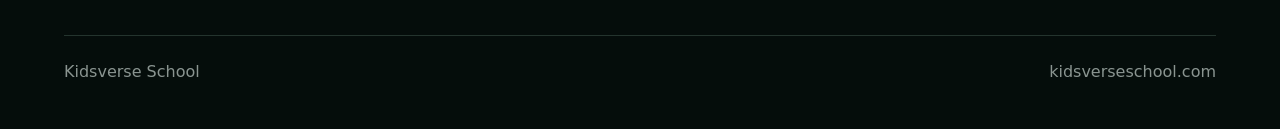
<file: young-genius.html>
<!doctype html>
<html lang="en">
  <head>
    <meta charset="UTF-8" />
    <meta name="viewport" content="width=device-width, initial-scale=1.0" />
    <title>Future Explorer Challenge | Stone Field International School</title>
    <meta name="description" content="A 5-minute SFIS Future Explorer Challenge for children aged 5 to 10 with instant result and certificate." />
    <link rel="icon" href="favicon.ico" sizes="any" />
    <link rel="icon" href="assets/favicon.svg" type="image/svg+xml" />
    <link rel="icon" href="assets/favicon-32.png" type="image/png" sizes="32x32" />
    <link rel="apple-touch-icon" href="assets/apple-touch-icon.png" />
    <link rel="shortcut icon" href="favicon.ico" />
    <meta name="theme-color" content="#07110f" />
    <link rel="stylesheet" href="styles.css" />
  </head>
  <body>
    <header class="site-header">
      <a class="brand" href="index.html"><span class="brand-mark">SFIS</span><span><strong>Stone Field</strong><small>International School</small></span></a>
      <nav class="desktop-nav" aria-label="Primary navigation"><a href="index.html">Home</a><a href="about.html">About</a><a href="academics.html">Academics</a><a href="facilities.html">Facilities</a><a href="admissions.html">Admissions</a><div class="nav-dropdown"><button class="nav-dropdown-toggle is-active" type="button" aria-haspopup="true">Parent Hub</button><div class="nav-dropdown-menu"><a href="child-blueprint.html">Future Spark AI Report</a><a href="future-compass.html">Future Compass AI</a><a class="is-active" href="young-genius.html">Future Explorer Challenge</a><a href="resources.html">Parent Resource Library</a><a href="faq.html">FAQ</a></div></div><a href="blog.html">Blog</a><a href="contact.html">Contact</a></nav>
      <div class="header-actions"><a class="chip-link" href="#futureExplorer">Start Challenge</a><button class="menu-button" type="button" aria-expanded="false" aria-controls="megaMenu" aria-label="Open menu"><span></span><span></span><span></span></button></div>
    </header>
    <aside class="mega-menu" id="megaMenu" aria-hidden="true">
      <nav class="mega-links" aria-label="Expanded navigation"><div class="mega-group"><span class="mega-group-title">School</span><a href="index.html">Home <span>01</span></a><a href="about.html">About <span>02</span></a><a href="academics.html">Academics <span>03</span></a><a href="facilities.html">Facilities <span>04</span></a><a href="admissions.html">Admissions <span>05</span></a><a href="blog.html">Blog <span>06</span></a><a href="contact.html">Contact <span>07</span></a></div><div class="mega-group"><span class="mega-group-title">Parent Hub</span><a href="child-blueprint.html">Future Spark AI Report <span>01</span></a><a href="future-compass.html">Future Compass AI <span>02</span></a><a href="young-genius.html">Future Explorer Challenge <span>03</span></a><a href="resources.html">Parent Resource Library <span>04</span></a><a href="faq.html">FAQ <span>05</span></a></div></nav>
      <div class="mega-panel"><p class="eyebrow">Future Explorer Challenge</p><h2>A playful 5-minute challenge for young learners.</h2><p>Children complete IQ, observation, math, reading, and creativity rounds to unlock an instant SFIS certificate.</p><a class="primary-button" href="#futureExplorer">Begin</a></div>
    </aside>

    <main>
      <section class="page-hero challenge-hero">
        <div class="page-intro">
          <p class="eyebrow">Young Genius Challenge</p>
          <h1>SFIS Future Explorer Challenge.</h1>
          <p class="lead">A 5-minute interactive game for children aged 5 to 10, ending with a result badge and instant branded certificate.</p>
        </div>
      </section>

      <section class="section challenge-section" id="futureExplorer">
        <div class="challenge-shell">
          <div class="challenge-intro">
            <p class="eyebrow">5 rounds</p>
            <h2>Play, think, observe, read, and imagine.</h2>
            <div class="challenge-stats" aria-label="Challenge highlights">
              <span>IQ Questions</span>
              <span>Observation</span>
              <span>Fun Math</span>
              <span>Reading Skills</span>
              <span>Creativity</span>
            </div>
          </div>

          <form class="challenge-form" novalidate>
            <div class="challenge-profile">
              <label>Father name<input name="challengeFatherName" type="text" autocomplete="name" required /></label>
              <label>Child name<input name="challengeChild" type="text" required /></label>
              <label>Mobile number<input name="challengeFatherMobile" type="tel" inputmode="tel" autocomplete="tel" required /></label>
              <label>Father email<input name="challengeFatherEmail" type="email" autocomplete="email" required /></label>
              <label>Age<select name="challengeAge" required><option value="">Select</option><option>5</option><option>6</option><option>7</option><option>8</option><option>9</option><option>10</option></select></label>
            </div>

            <div class="challenge-progress"><span data-challenge-progress></span></div>

            <fieldset class="challenge-round" data-round="1">
              <legend><span>Round 1</span> IQ Questions</legend>
              <p>Which one does not belong with the others?</p>
              <label><input type="radio" name="iq" value="0" required />Apple</label>
              <label><input type="radio" name="iq" value="0" />Mango</label>
              <label><input type="radio" name="iq" value="20" />Chair</label>
              <label><input type="radio" name="iq" value="0" />Banana</label>
            </fieldset>

            <fieldset class="challenge-round" data-round="2">
              <legend><span>Round 2</span> Observation Challenge</legend>
              <p>Look carefully: teal, gold, teal, blue. Which color appears twice?</p>
              <label><input type="radio" name="observation" value="20" required />Teal</label>
              <label><input type="radio" name="observation" value="0" />Gold</label>
              <label><input type="radio" name="observation" value="0" />Blue</label>
              <label><input type="radio" name="observation" value="0" />All colors</label>
            </fieldset>

            <fieldset class="challenge-round" data-round="3">
              <legend><span>Round 3</span> Fun Math</legend>
              <p>If 6 birds sit on a tree and 4 more join them, how many birds are there?</p>
              <label><input type="radio" name="math" value="0" required />8</label>
              <label><input type="radio" name="math" value="20" />10</label>
              <label><input type="radio" name="math" value="0" />12</label>
              <label><input type="radio" name="math" value="0" />14</label>
            </fieldset>

            <fieldset class="challenge-round" data-round="4">
              <legend><span>Round 4</span> Reading Skills</legend>
              <p>Read: “Ria planted a seed and watered it every morning.” What did Ria plant?</p>
              <label><input type="radio" name="reading" value="20" required />A seed</label>
              <label><input type="radio" name="reading" value="0" />A book</label>
              <label><input type="radio" name="reading" value="0" />A toy</label>
              <label><input type="radio" name="reading" value="0" />A pencil</label>
            </fieldset>

            <fieldset class="challenge-round" data-round="5">
              <legend><span>Round 5</span> Creativity Questions</legend>
              <p>If you could invent something for your school, what would you choose?</p>
              <label><input type="radio" name="creativityChallenge" value="20" required />A helpful learning robot</label>
              <label><input type="radio" name="creativityChallenge" value="18" />A magic library corner</label>
              <label><input type="radio" name="creativityChallenge" value="18" />A garden science lab</label>
              <label><input type="radio" name="creativityChallenge" value="16" />A new sports game</label>
            </fieldset>

            <p class="challenge-error" role="alert" hidden></p>
            <button class="primary-button" type="submit">Reveal My Result</button>
          </form>

          <section class="challenge-result" hidden>
            <div class="challenge-award-card">
              <p class="eyebrow">Instant Result</p>
              <h2 data-challenge-result>Gold Explorer</h2>
              <strong data-challenge-score>--</strong>
              <p data-challenge-message>Excellent focus, observation, and creativity.</p>
            </div>
            <div class="certificate-card">
              <div class="certificate-seal-preview" aria-hidden="true"><img src="assets/sfis_seal.png" alt="" /></div>
              <p class="eyebrow">Certificate Unlock</p>
              <h3>Future Explorer Award</h3>
              <p>Parents can enter email to download the SFIS certificate with the Stone Field seal.</p>
              <form class="certificate-form" novalidate>
                <label>Parent email<input name="certificateEmail" type="email" placeholder="parent@example.com" required /></label>
                <p class="challenge-error" data-certificate-error role="alert" hidden></p>
                <button class="primary-button" type="submit">Download Certificate</button>
              </form>
            </div>
          </section>
        </div>
      </section>
    </main>

    <footer class="site-footer"><div class="footer-bottom"><span>Stone Field International School</span><span>Future Explorer Challenge 2026.</span></div><div class="footer-bottom"><span>Kidsverse School</span><a href="https://kidsverseschool.com" target="_blank" rel="noopener noreferrer">kidsverseschool.com</a></div></footer>
    <script src="script.js"></script>
  </body>
</html>
</file>
<file: styles.css>
:root {
  --night: #07110f;
  --panel: #0d1b18;
  --panel-2: #102520;
  --ink: #f3fff9;
  --soft: rgba(243, 255, 249, 0.74);
  --muted: rgba(243, 255, 249, 0.56);
  --line: rgba(198, 255, 230, 0.16);
  --teal: #2adbb4;
  --mint: #9eea83;
  --gold: #f0bd4f;
  --coral: #ff745c;
  --blue: #55aee8;
  --paper: #f6f8ef;
  --dark-text: #13201d;
  --shadow: 0 30px 90px rgba(0, 0, 0, 0.34);
}

* {
  box-sizing: border-box;
}

html {
  scroll-behavior: smooth;
  width: 100%;
}

body {
  margin: 0;
  color: var(--ink);
  background:
    radial-gradient(circle at 12% 12%, rgba(51, 241, 194, 0.16), transparent 34%),
    radial-gradient(circle at 88% 18%, rgba(255, 207, 90, 0.12), transparent 28%),
    linear-gradient(180deg, #07110f 0%, #0b1614 42%, #07110f 100%);
  font-family: Inter, ui-sans-serif, system-ui, -apple-system, BlinkMacSystemFont, "Segoe UI", sans-serif;
  overflow-x: hidden;
  width: 100%;
}

body.menu-open {
  overflow: hidden;
}

a {
  color: inherit;
  text-decoration: none;
}

img {
  display: block;
  max-width: 100%;
}

section,
header,
footer,
main,
article,
div,
nav,
aside,
form {
  min-width: 0;
}

button,
input,
select,
textarea {
  font: inherit;
}

.site-header {
  position: fixed;
  z-index: 110;
  top: 0;
  left: 0;
  right: 0;
  display: flex;
  align-items: center;
  justify-content: space-between;
  gap: 24px;
  min-height: 78px;
  padding: 14px clamp(18px, 4vw, 64px);
  border-bottom: 1px solid var(--line);
  background: rgba(7, 17, 15, 0.72);
  backdrop-filter: blur(22px);
}

.brand {
  display: flex;
  align-items: center;
  gap: 12px;
  min-width: 246px;
}

.brand > span:last-child {
  min-width: 0;
}

.brand-mark {
  display: grid;
  place-items: center;
  width: 46px;
  height: 46px;
  color: var(--night);
  background: linear-gradient(135deg, var(--teal), var(--gold));
  border-radius: 14px;
  font-weight: 950;
  box-shadow: 0 0 34px rgba(51, 241, 194, 0.34);
}

.brand strong,
.brand small {
  display: block;
  line-height: 1;
  overflow-wrap: break-word;
}

.brand small {
  margin-top: 5px;
  color: var(--muted);
  font-size: 0.74rem;
  text-transform: uppercase;
}

.desktop-nav {
  display: flex;
  align-items: center;
  justify-content: center;
  gap: clamp(9px, 1.35vw, 22px);
  color: var(--soft);
  font-size: 0.88rem;
}

.desktop-nav a,
.nav-dropdown-toggle {
  position: relative;
  padding: 10px 0;
}

.desktop-nav a::after,
.nav-dropdown-toggle::after {
  position: absolute;
  right: 0;
  bottom: 3px;
  left: 0;
  height: 2px;
  content: "";
  background: var(--teal);
  transform: scaleX(0);
  transform-origin: left;
  transition: transform 180ms ease;
}

.desktop-nav a:hover::after,
.desktop-nav a.is-active::after,
.nav-dropdown:hover .nav-dropdown-toggle::after,
.nav-dropdown:focus-within .nav-dropdown-toggle::after,
.nav-dropdown-toggle.is-active::after {
  transform: scaleX(1);
}

.nav-dropdown {
  position: relative;
  display: flex;
  align-items: center;
}

.nav-dropdown::before {
  position: absolute;
  top: 100%;
  left: 50%;
  width: max(100%, 280px);
  height: 18px;
  content: "";
  transform: translateX(-50%);
}

.nav-dropdown-toggle {
  color: var(--soft);
  border: 0;
  background: transparent;
  cursor: pointer;
}

.nav-dropdown-menu {
  position: absolute;
  z-index: 130;
  top: calc(100% + 10px);
  left: 50%;
  display: grid;
  min-width: 260px;
  padding: 10px;
  border: 1px solid rgba(198, 255, 230, 0.18);
  border-radius: 8px;
  background: rgba(7, 17, 15, 0.94);
  box-shadow: var(--shadow);
  opacity: 0;
  transform: translate(-50%, 8px);
  pointer-events: none;
  transition: opacity 180ms ease, transform 180ms ease;
  backdrop-filter: blur(18px);
}

.nav-dropdown:hover .nav-dropdown-menu,
.nav-dropdown:focus-within .nav-dropdown-menu,
.nav-dropdown.is-open .nav-dropdown-menu {
  opacity: 1;
  transform: translate(-50%, 0);
  pointer-events: auto;
}

.nav-dropdown-menu a {
  padding: 12px 13px;
  color: var(--ink);
  border-radius: 8px;
  font-weight: 850;
}

.nav-dropdown-menu a:hover,
.nav-dropdown-menu a.is-active {
  color: var(--night);
  background: linear-gradient(135deg, var(--teal), var(--gold));
}

.nav-dropdown-menu a::after {
  display: none;
}

.header-actions {
  display: flex;
  align-items: center;
  gap: 12px;
}

.chip-link,
.primary-button,
.secondary-button,
.ghost-button,
.enquiry-form button {
  display: inline-flex;
  align-items: center;
  justify-content: center;
  min-height: 46px;
  padding: 0 18px;
  border-radius: 8px;
  font-weight: 850;
  line-height: 1;
  max-width: 100%;
  text-align: center;
  white-space: normal;
}

.chip-link,
.primary-button,
.enquiry-form button {
  color: var(--night);
  background: linear-gradient(135deg, var(--teal), var(--gold));
  border: 0;
  box-shadow: 0 14px 36px rgba(51, 241, 194, 0.22);
}

.secondary-button {
  color: var(--ink);
  border: 1px solid rgba(255, 255, 255, 0.38);
  background: rgba(255, 255, 255, 0.08);
}

.ghost-button {
  color: var(--ink);
  border: 1px solid var(--line);
  background: transparent;
}

.menu-button {
  display: grid;
  place-items: center;
  width: 46px;
  height: 46px;
  border: 1px solid var(--line);
  border-radius: 8px;
  color: var(--ink);
  background: rgba(255, 255, 255, 0.06);
  cursor: pointer;
  flex: 0 0 auto;
}

.menu-button span {
  display: block;
  width: 20px;
  height: 2px;
  margin: 3px 0;
  background: currentColor;
}

.landing-popup {
  position: fixed;
  z-index: 120;
  inset: 0;
  display: none;
  align-items: center;
  justify-content: center;
  padding: clamp(14px, 3vw, 34px);
  background: rgba(3, 10, 9, 0.82);
  backdrop-filter: blur(18px);
}

.landing-popup.is-open {
  display: flex;
}

.landing-popup-card {
  position: relative;
  width: min(1120px, 100%);
  max-height: min(86vh, 760px);
  overflow: hidden;
  border: 1px solid rgba(198, 255, 230, 0.22);
  border-radius: 8px;
  background: #050d0b;
  box-shadow: 0 34px 120px rgba(0, 0, 0, 0.56);
}

.landing-popup-card img {
  width: 100%;
  max-height: min(86vh, 760px);
  object-fit: contain;
  background: #050d0b;
}

.landing-popup-close {
  position: absolute;
  z-index: 2;
  top: 12px;
  right: 12px;
  min-height: 40px;
  padding: 0 14px;
  color: var(--night);
  border: 0;
  border-radius: 999px;
  background: linear-gradient(135deg, var(--teal), var(--gold));
  box-shadow: 0 12px 28px rgba(0, 0, 0, 0.28);
  font-weight: 950;
  cursor: pointer;
}

.mega-menu {
  position: fixed;
  z-index: 45;
  inset: 0;
  display: grid;
  grid-template-columns: minmax(0, 0.9fr) minmax(320px, 1.1fr);
  gap: clamp(24px, 5vw, 70px);
  align-items: end;
  padding: 112px clamp(18px, 5vw, 72px) 48px;
  background:
    linear-gradient(135deg, rgba(7, 17, 15, 0.98), rgba(12, 36, 31, 0.96)),
    url("assets/circuit-campus.png") center / cover;
  transform: translateY(-105%);
  transition: transform 260ms ease;
  overflow-y: auto;
}

.mega-menu.is-open {
  transform: translateY(0);
}

.mega-links {
  display: grid;
  gap: 12px;
}

.mega-group {
  display: grid;
  gap: 10px;
}

.mega-group + .mega-group {
  margin-top: 14px;
}

.mega-group-title {
  display: inline-flex;
  width: max-content;
  padding: 8px 10px;
  color: var(--night);
  border-radius: 999px;
  background: linear-gradient(135deg, var(--teal), var(--gold));
  font-size: 0.74rem;
  font-weight: 950;
  letter-spacing: 0.08em;
  text-transform: uppercase;
}

.mega-links a {
  display: flex;
  justify-content: space-between;
  gap: 18px;
  padding: clamp(16px, 2vw, 24px);
  border: 1px solid var(--line);
  border-radius: 8px;
  background: rgba(255, 255, 255, 0.06);
  font-size: clamp(1.2rem, 3vw, 2.8rem);
  font-weight: 920;
  line-height: 1.04;
}

.mega-links a span {
  color: var(--teal);
  font-size: 0.85rem;
}

.mega-panel {
  padding: clamp(24px, 4vw, 42px);
  border: 1px solid var(--line);
  border-radius: 8px;
  background: rgba(255, 255, 255, 0.08);
  box-shadow: var(--shadow);
}

.mega-panel p {
  color: var(--soft);
  line-height: 1.75;
}

.hero {
  position: relative;
  min-height: 92vh;
  display: grid;
  align-items: end;
  overflow: hidden;
  padding: 118px clamp(18px, 5vw, 72px) 34px;
}

.admission-alert {
  position: fixed;
  z-index: 60;
  top: 78px;
  left: 0;
  right: 0;
  display: flex;
  align-items: center;
  justify-content: center;
  gap: 14px;
  min-height: 42px;
  padding: 9px clamp(14px, 4vw, 52px);
  color: var(--night);
  background: linear-gradient(90deg, var(--gold), var(--teal), var(--mint));
  box-shadow: 0 18px 50px rgba(0, 0, 0, 0.22);
}

.admission-alert span {
  padding: 5px 9px;
  border: 1px solid rgba(7, 17, 15, 0.28);
  border-radius: 999px;
  font-size: 0.76rem;
  font-weight: 950;
  text-transform: uppercase;
}

.admission-alert strong {
  font-size: 0.92rem;
}

.admission-alert a {
  font-weight: 950;
  text-decoration: underline;
  text-underline-offset: 4px;
}

.hero::before {
  position: absolute;
  inset: 0;
  content: "";
  background:
    linear-gradient(90deg, rgba(3, 10, 9, 0.72) 0%, rgba(3, 10, 9, 0.32) 44%, rgba(3, 10, 9, 0.08) 100%),
    linear-gradient(0deg, rgba(3, 10, 9, 0.82) 0%, rgba(3, 10, 9, 0.18) 58%, rgba(3, 10, 9, 0.08) 100%);
}

.hero-art {
  position: absolute;
  inset: 0;
  width: 100%;
  height: 100%;
  object-fit: contain;
  background: #050d0b;
  filter: saturate(1.04) contrast(1.02) brightness(0.96);
}

.hero-art {
  z-index: 0;
}

.hero-grid {
  position: absolute;
  inset: 0;
  z-index: 1;
  opacity: 0.26;
  background-image:
    linear-gradient(rgba(51, 241, 194, 0.18) 1px, transparent 1px),
    linear-gradient(90deg, rgba(51, 241, 194, 0.18) 1px, transparent 1px);
  background-size: 54px 54px;
  mask-image: linear-gradient(90deg, black, transparent 78%);
}

.hero::after {
  position: absolute;
  inset: 0;
  content: "";
  pointer-events: none;
  background:
    linear-gradient(rgba(255, 255, 255, 0.04) 1px, transparent 1px),
    linear-gradient(90deg, rgba(255, 255, 255, 0.03) 1px, transparent 1px);
  background-size: 100% 7px, 9px 100%;
  opacity: 0.16;
  z-index: 1;
}

.hero-content {
  position: relative;
  z-index: 3;
  display: grid;
  grid-template-columns: minmax(0, 0.76fr) minmax(300px, 0.46fr);
  gap: clamp(28px, 5vw, 76px);
  align-items: end;
  width: 100%;
}

.hero-home .hero-content {
  grid-template-columns: minmax(0, 1fr);
}

.hero-home .hero-copy-wrap {
  max-width: 720px;
}

@keyframes pulse-dot {
  0%,
  100% {
    transform: scale(1);
  }
  50% {
    transform: scale(0.72);
  }
}

.media-showcase {
  display: grid;
  grid-template-columns: minmax(0, 0.82fr) minmax(320px, 0.72fr);
  gap: clamp(24px, 5vw, 72px);
  align-items: center;
  background:
    radial-gradient(circle at 80% 20%, rgba(51, 241, 194, 0.16), transparent 30%),
    #07110f;
}

.media-copy {
  max-width: 780px;
}

.media-copy p {
  color: var(--soft);
  line-height: 1.72;
}

.blueprint-teaser {
  display: grid;
  grid-template-columns: minmax(0, 1fr) minmax(280px, 0.48fr);
  gap: clamp(20px, 4vw, 48px);
  align-items: center;
  overflow: hidden;
  background:
    radial-gradient(circle at 92% 20%, rgba(42, 219, 180, 0.18), transparent 28%),
    linear-gradient(135deg, #f8fbf4 0%, #eff7ee 48%, #fff4dc 100%);
}

.blueprint-teaser p {
  color: rgba(19, 32, 29, 0.68);
  line-height: 1.7;
}

.spark-copy {
  max-width: 820px;
}

.spark-tags,
.spark-actions {
  display: flex;
  flex-wrap: wrap;
  gap: 10px;
  margin-top: 22px;
}

.spark-tags span {
  padding: 9px 12px;
  color: #15342d;
  border: 1px solid rgba(26, 88, 72, 0.16);
  border-radius: 999px;
  background: rgba(255, 255, 255, 0.68);
  font-size: 0.86rem;
  font-weight: 900;
}

.challenge-tags span {
  color: var(--ink);
  border-color: rgba(198, 255, 230, 0.18);
  background: rgba(255, 255, 255, 0.08);
}

.spark-preview {
  display: grid;
  gap: 14px;
  padding: clamp(20px, 3vw, 30px);
  color: var(--soft);
  border: 1px solid rgba(198, 255, 230, 0.18);
  border-radius: 8px;
  background:
    linear-gradient(145deg, rgba(7, 17, 15, 0.96), rgba(18, 50, 42, 0.94));
  box-shadow: 0 28px 70px rgba(7, 17, 15, 0.22);
}

.spark-preview h3 {
  color: var(--white);
  font-size: clamp(1.35rem, 3vw, 2rem);
}

.spark-badge {
  justify-self: start;
  padding: 7px 10px;
  color: var(--night);
  border-radius: 999px;
  background: var(--gold);
  font-size: 0.76rem;
  font-weight: 950;
  text-transform: uppercase;
}

.spark-score {
  display: grid;
  grid-template-columns: auto 1fr;
  gap: 14px;
  align-items: center;
  padding: 14px;
  border: 1px solid rgba(198, 255, 230, 0.16);
  border-radius: 8px;
  background: rgba(255, 255, 255, 0.07);
}

.spark-score strong {
  color: var(--teal);
  font-size: clamp(2.4rem, 7vw, 4.4rem);
  line-height: 0.88;
}

.spark-status strong {
  font-size: clamp(1.35rem, 4vw, 2.15rem);
  line-height: 1;
}

.spark-score span {
  color: var(--soft);
  font-weight: 850;
}

.spark-preview ul {
  display: grid;
  gap: 10px;
  margin: 0;
  padding-left: 18px;
  color: var(--soft);
  line-height: 1.55;
}

.blueprint-hero {
  background:
    linear-gradient(135deg, rgba(7, 17, 15, 0.86), rgba(14, 36, 33, 0.92)),
    url("assets/circuit-campus.png") center / cover;
}

.blog-hero {
  background:
    linear-gradient(135deg, rgba(7, 17, 15, 0.84), rgba(14, 36, 33, 0.9)),
    url("assets/gardens.png") center / cover;
}

.ai-blog-hero {
  background:
    linear-gradient(135deg, rgba(7, 17, 15, 0.84), rgba(14, 36, 33, 0.9)),
    url("assets/circuit-campus.png") center / cover;
}

.resources-hero {
  background:
    linear-gradient(135deg, rgba(7, 17, 15, 0.84), rgba(14, 36, 33, 0.9)),
    url("assets/balanced_growth.png") center / cover;
}

.blog-byline {
  margin-top: 18px;
  color: var(--gold);
  font-weight: 850;
}

.blog-layout {
  display: grid;
  grid-template-columns: minmax(0, 1fr) minmax(280px, 0.38fr);
  gap: clamp(28px, 5vw, 72px);
  align-items: start;
  background: #fbfff8;
}

.blog-article {
  max-width: 820px;
}

.blog-article p,
.blog-article li {
  color: rgba(19, 32, 29, 0.72);
  font-size: 1.03rem;
  line-height: 1.85;
}

.blog-article h2 {
  margin-top: 34px;
  color: var(--night);
  font-size: clamp(1.55rem, 3vw, 2.35rem);
}

.blog-article blockquote {
  margin: 32px 0;
  padding: 24px;
  color: var(--night);
  border-left: 5px solid var(--gold);
  border-radius: 8px;
  background: linear-gradient(135deg, rgba(240, 189, 79, 0.18), rgba(42, 219, 180, 0.12));
  font-size: clamp(1.25rem, 3vw, 1.8rem);
  font-weight: 900;
  line-height: 1.45;
}

.blog-article ul {
  display: grid;
  gap: 8px;
  padding-left: 22px;
}

.blog-callout,
.blog-note-card,
.founder-card {
  border: 1px solid rgba(26, 88, 72, 0.15);
  border-radius: 8px;
  box-shadow: 0 22px 64px rgba(7, 17, 15, 0.12);
}

.blog-callout {
  margin: 34px 0;
  padding: 24px;
  background: #07110f;
}

.blog-callout strong {
  display: block;
  color: var(--gold);
  font-size: 1.2rem;
}

.blog-callout p {
  margin-bottom: 0;
  color: var(--soft);
}

.blog-sidebar {
  position: sticky;
  top: 104px;
  display: grid;
  gap: 18px;
}

.founder-card,
.blog-note-card {
  padding: clamp(22px, 3vw, 32px);
  background: #ffffff;
}

.founder-card h2 {
  color: var(--night);
}

.founder-card p,
.founder-card span,
.blog-note-card p {
  color: rgba(19, 32, 29, 0.68);
  line-height: 1.7;
}

.founder-card span {
  display: block;
  margin-top: 16px;
  padding-top: 16px;
  border-top: 1px solid rgba(26, 88, 72, 0.12);
  font-weight: 800;
}

.founder-portrait-mark {
  width: 100%;
  aspect-ratio: 0.72;
  margin-bottom: 20px;
  overflow: hidden;
  border: 1px solid rgba(26, 88, 72, 0.18);
  border-radius: 8px;
  background: var(--night);
}

.founder-portrait-mark img {
  width: 100%;
  height: 100%;
  object-fit: cover;
}

.founder-tech-mark {
  aspect-ratio: 0.62;
}

.founder-portrait-mark img.founder-vinay-image,
.blog-index-card img.founder-vinay-image,
.founder-blog-card img.founder-vinay-image {
  object-position: 48% 10%;
}

.blog-note-card strong {
  color: var(--night);
  font-size: 1.12rem;
}

.blog-next {
  display: grid;
  grid-template-columns: minmax(0, 1fr) auto;
  gap: 24px;
  align-items: center;
}

.blog-index-section {
  background:
    radial-gradient(circle at 88% 8%, rgba(42, 219, 180, 0.13), transparent 28%),
    #fbfff8;
}

.blog-card-grid {
  display: grid;
  grid-template-columns: repeat(2, minmax(0, 1fr));
  gap: 22px;
}

.blog-index-card {
  display: grid;
  grid-template-columns: minmax(120px, 0.34fr) minmax(0, 1fr);
  min-height: 300px;
  overflow: hidden;
  color: var(--dark-text);
  border: 1px solid rgba(26, 88, 72, 0.15);
  border-radius: 8px;
  background: #ffffff;
  box-shadow: 0 22px 70px rgba(7, 17, 15, 0.11);
  transition: transform 220ms ease, box-shadow 220ms ease;
}

.blog-index-card:hover {
  transform: translateY(-6px);
  box-shadow: 0 32px 90px rgba(7, 17, 15, 0.18);
}

.blog-index-card img {
  width: 100%;
  height: 100%;
  min-height: 300px;
  object-fit: cover;
}

.blog-index-card div {
  display: grid;
  gap: 12px;
  padding: clamp(20px, 3vw, 30px);
}

.blog-index-card span,
.blog-index-card small {
  color: #0b6b55;
  font-size: 0.78rem;
  font-weight: 950;
  letter-spacing: 0.08em;
  text-transform: uppercase;
}

.blog-index-card h3 {
  color: var(--dark-text);
  font-size: clamp(1.28rem, 2.15vw, 1.9rem);
  line-height: 1.16;
}

.blog-index-card p {
  color: rgba(19, 32, 29, 0.68);
  line-height: 1.65;
}

.blog-index-card small {
  color: var(--teal);
}

.resource-library-section {
  color: var(--dark-text);
  background:
    radial-gradient(circle at 12% 10%, rgba(42, 219, 180, 0.14), transparent 30%),
    #fbfff8;
}

.resource-library-section .section-heading {
  padding: clamp(18px, 3vw, 26px);
  border: 1px solid rgba(26, 88, 72, 0.12);
  border-radius: 8px;
  background: rgba(255, 255, 255, 0.78);
  box-shadow: 0 18px 60px rgba(7, 17, 15, 0.08);
}

.resource-library-section .section-heading h2 {
  color: var(--dark-text);
}

.resource-library-section .section-heading p:not(.eyebrow) {
  color: rgba(19, 32, 29, 0.72);
}

.resource-card-grid {
  display: grid;
  grid-template-columns: repeat(5, minmax(0, 1fr));
  gap: 16px;
}

.resource-card {
  display: grid;
  grid-template-rows: 44px minmax(58px, auto) 1fr auto;
  gap: 14px;
  align-content: stretch;
  min-height: 100%;
  padding: clamp(20px, 2.4vw, 28px);
  color: var(--dark-text);
  border: 1px solid rgba(26, 88, 72, 0.14);
  border-radius: 8px;
  background:
    linear-gradient(145deg, rgba(255, 255, 255, 0.94), rgba(242, 250, 240, 0.9));
  box-shadow: 0 22px 70px rgba(7, 17, 15, 0.1);
  transition: transform 220ms ease, box-shadow 220ms ease, border-color 220ms ease;
}

.resource-card:hover {
  transform: translateY(-5px);
  border-color: rgba(42, 219, 180, 0.38);
  box-shadow: 0 32px 90px rgba(7, 17, 15, 0.16);
}

.resource-card span {
  display: grid;
  place-items: center;
  width: 44px;
  height: 44px;
  color: var(--night);
  border-radius: 50%;
  background: linear-gradient(135deg, var(--teal), var(--gold));
  font-weight: 950;
}

.resource-card h3 {
  color: var(--dark-text);
  font-size: clamp(1.1rem, 1.5vw, 1.45rem);
  line-height: 1.2;
}

.resource-card p,
.resource-parent-cta p,
.resource-home-teaser p {
  color: rgba(19, 32, 29, 0.68);
  line-height: 1.68;
}

.resource-card button {
  justify-self: start;
  margin-top: auto;
}

.resource-parent-cta,
.resource-home-teaser {
  display: grid;
  grid-template-columns: minmax(0, 0.9fr) minmax(260px, 0.58fr) auto;
  gap: clamp(20px, 4vw, 42px);
  align-items: center;
}

.resource-home-teaser {
  color: var(--dark-text);
  background:
    radial-gradient(circle at 90% 20%, rgba(42, 219, 180, 0.16), transparent 28%),
    linear-gradient(135deg, #f8fbf4 0%, #eef7ef 55%, #fff5dd 100%);
}

.resource-home-teaser h2 {
  color: var(--dark-text);
}

.resource-mini-list {
  display: flex;
  flex-wrap: wrap;
  gap: 10px;
}

.resource-mini-list span {
  padding: 10px 12px;
  color: #12332d;
  border: 1px solid rgba(26, 88, 72, 0.14);
  border-radius: 999px;
  background: rgba(255, 255, 255, 0.7);
  font-size: 0.86rem;
  font-weight: 900;
}

.parent-hub-home {
  color: var(--dark-text);
  background:
    radial-gradient(circle at 12% 20%, rgba(42, 219, 180, 0.16), transparent 30%),
    radial-gradient(circle at 90% 18%, rgba(255, 207, 90, 0.18), transparent 28%),
    linear-gradient(135deg, #fbfff8 0%, #eef8f1 52%, #fff7e4 100%);
}

.parent-hub-home .section-heading {
  align-items: center;
}

.parent-hub-home .section-heading h2 {
  color: var(--dark-text);
}

.parent-hub-home .section-heading p:not(.eyebrow) {
  color: rgba(19, 32, 29, 0.72);
}

.parent-hub-grid {
  display: grid;
  grid-template-columns: repeat(2, minmax(0, 1fr));
  gap: clamp(18px, 3vw, 28px);
}

.parent-hub-card {
  position: relative;
  display: grid;
  grid-template-columns: auto minmax(0, 1fr);
  gap: 18px;
  align-items: start;
  overflow: hidden;
  min-height: 100%;
  padding: clamp(22px, 3vw, 34px);
  border: 1px solid rgba(26, 88, 72, 0.14);
  border-radius: 8px;
  background: rgba(255, 255, 255, 0.84);
  box-shadow: 0 28px 80px rgba(7, 17, 15, 0.1);
}

.parent-hub-card::after {
  position: absolute;
  right: -46px;
  top: -46px;
  width: 150px;
  height: 150px;
  content: "";
  border: 1px solid rgba(26, 88, 72, 0.12);
  border-radius: 50%;
  background: rgba(42, 219, 180, 0.12);
}

.parent-hub-card-resource::after {
  background: rgba(255, 207, 90, 0.16);
}

.parent-hub-icon {
  position: relative;
  z-index: 1;
  display: grid;
  place-items: center;
  width: 58px;
  height: 58px;
  color: var(--night);
  border-radius: 50%;
  background: linear-gradient(135deg, var(--teal), var(--gold));
  font-size: 0.88rem;
  font-weight: 950;
}

.parent-hub-card h3 {
  position: relative;
  z-index: 1;
  max-width: 580px;
  color: var(--dark-text);
  font-size: clamp(1.45rem, 2.6vw, 2.3rem);
  line-height: 1.08;
}

.parent-hub-card p:not(.eyebrow) {
  position: relative;
  z-index: 1;
  max-width: 620px;
  margin-top: 12px;
  color: rgba(19, 32, 29, 0.7);
  line-height: 1.65;
}

.parent-hub-points {
  position: relative;
  z-index: 1;
  grid-column: 1 / -1;
  display: flex;
  flex-wrap: wrap;
  gap: 10px;
  margin-top: 8px;
}

.parent-hub-points span {
  padding: 9px 11px;
  color: #12332d;
  border: 1px solid rgba(26, 88, 72, 0.14);
  border-radius: 999px;
  background: rgba(255, 255, 255, 0.72);
  font-size: 0.82rem;
  font-weight: 900;
}

.parent-hub-card .primary-button {
  position: relative;
  z-index: 1;
  grid-column: 1 / -1;
  justify-self: start;
  margin-top: 4px;
}

.resource-lead-modal {
  position: fixed;
  inset: 0;
  z-index: 1200;
  display: grid;
  place-items: center;
  padding: 18px;
}

.resource-lead-modal[hidden] {
  display: none;
}

.resource-lead-backdrop {
  position: absolute;
  inset: 0;
  background: rgba(3, 10, 8, 0.68);
  backdrop-filter: blur(14px);
}

.resource-lead-box {
  position: relative;
  z-index: 1;
  width: min(100%, 520px);
  max-height: calc(100vh - 36px);
  overflow: auto;
  padding: clamp(24px, 4vw, 36px);
  color: var(--dark-text);
  border: 1px solid rgba(42, 219, 180, 0.24);
  border-radius: 8px;
  background:
    radial-gradient(circle at 90% 0%, rgba(42, 219, 180, 0.2), transparent 34%),
    linear-gradient(145deg, #ffffff, #f4fbef);
  box-shadow: 0 38px 120px rgba(0, 0, 0, 0.35);
}

.resource-lead-close {
  position: absolute;
  top: 14px;
  right: 14px;
  display: grid;
  place-items: center;
  width: 34px;
  height: 34px;
  color: var(--dark-text);
  border: 1px solid rgba(26, 88, 72, 0.16);
  border-radius: 50%;
  background: rgba(255, 255, 255, 0.82);
  font-weight: 950;
}

.resource-lead-box h2 {
  margin-top: 8px;
  color: var(--dark-text);
  font-size: clamp(1.75rem, 4vw, 2.65rem);
  line-height: 1.05;
}

.resource-lead-subtitle {
  margin-top: 10px;
  color: rgba(19, 32, 29, 0.68);
  line-height: 1.65;
}

.resource-lead-form {
  display: grid;
  gap: 13px;
  margin-top: 22px;
}

.resource-lead-form label {
  display: grid;
  gap: 7px;
  color: rgba(19, 32, 29, 0.72);
  font-size: 0.82rem;
  font-weight: 900;
  text-transform: uppercase;
}

.resource-lead-form input {
  width: 100%;
  color: var(--dark-text);
  border: 1px solid rgba(26, 88, 72, 0.18);
  background: rgba(255, 255, 255, 0.92);
}

.resource-lead-error {
  padding: 11px 13px;
  color: #7c211c;
  border: 1px solid rgba(180, 52, 42, 0.22);
  border-radius: 8px;
  background: rgba(255, 235, 230, 0.92);
  font-size: 0.9rem;
}

.resource-lead-error[hidden] {
  display: none;
}

.founder-blog-teaser {
  display: grid;
  grid-template-columns: minmax(0, 0.95fr) minmax(300px, 0.55fr);
  gap: clamp(24px, 5vw, 56px);
  align-items: center;
}

.founder-blog-teaser p {
  color: rgba(19, 32, 29, 0.68);
  line-height: 1.7;
}

.founder-blog-final {
  overflow: hidden;
  color: var(--dark-text);
  background:
    radial-gradient(circle at 88% 18%, rgba(240, 189, 79, 0.18), transparent 28%),
    linear-gradient(135deg, #f8fbf4 0%, #eef7ef 55%, #fff5dd 100%);
}

.founder-blog-copy {
  max-width: 760px;
  padding: clamp(20px, 3vw, 34px);
  border: 1px solid rgba(26, 88, 72, 0.12);
  border-radius: 8px;
  background: rgba(255, 255, 255, 0.72);
  box-shadow: 0 20px 64px rgba(7, 17, 15, 0.08);
}

.founder-blog-copy .eyebrow {
  color: #0b6b55;
}

.founder-blog-copy h2 {
  color: var(--dark-text);
  text-shadow: none;
}

.founder-blog-copy > p {
  color: rgba(19, 32, 29, 0.78);
  font-weight: 750;
}

.founder-blog-tags span {
  color: #12332d;
}

.founder-blog-card {
  position: relative;
  display: grid;
  grid-template-columns: minmax(110px, 0.34fr) minmax(0, 1fr);
  gap: 18px;
  align-items: stretch;
  min-height: 260px;
  padding: 14px;
  color: var(--ink);
  border: 1px solid rgba(26, 88, 72, 0.16);
  border-radius: 8px;
  background: rgba(255, 255, 255, 0.72);
  box-shadow: 0 24px 70px rgba(7, 17, 15, 0.14);
  transition: transform 220ms ease, box-shadow 220ms ease, border-color 220ms ease;
}

.founder-blog-stack {
  display: grid;
  gap: 16px;
}

.founder-blog-stack .founder-blog-card {
  min-height: 210px;
}

.founder-blog-card:hover {
  transform: translateY(-6px);
  border-color: rgba(42, 219, 180, 0.48);
  box-shadow: 0 34px 90px rgba(7, 17, 15, 0.2);
}

.founder-blog-card img {
  width: 100%;
  height: 100%;
  min-height: 232px;
  object-fit: cover;
  object-position: center;
  border-radius: 8px;
}

.founder-blog-card div {
  display: grid;
  align-content: center;
  gap: 12px;
  padding: 12px 6px;
}

.founder-blog-card span,
.founder-blog-card small {
  color: rgba(19, 32, 29, 0.62);
  font-size: 0.78rem;
  font-weight: 950;
  letter-spacing: 0.08em;
  text-transform: uppercase;
}

.founder-blog-card strong {
  color: var(--night);
  font-size: clamp(1.25rem, 3vw, 2rem);
  line-height: 1.2;
}

.founder-blog-card small {
  color: var(--teal);
}

.blueprint-tool {
  background:
    radial-gradient(circle at 85% 10%, rgba(42, 219, 180, 0.15), transparent 30%),
    #07110f;
}

.challenge-hero {
  background:
    linear-gradient(135deg, rgba(7, 17, 15, 0.86), rgba(14, 36, 33, 0.88)),
    url("assets/robotics-lab.png") center / cover;
}

.compass-hero {
  background:
    linear-gradient(135deg, rgba(7, 17, 15, 0.92), rgba(14, 36, 33, 0.82)),
    url("https://images.pexels.com/photos/5212703/pexels-photo-5212703.jpeg?auto=compress&cs=tinysrgb&w=1600") center / cover;
}

.compass-hero .page-intro {
  max-width: 900px;
}

.compass-hero .lead {
  max-width: 760px;
  color: rgba(255, 255, 255, 0.94);
  font-weight: 650;
  text-shadow: 0 2px 18px rgba(0, 0, 0, 0.7);
}

.future-compass-home,
.compass-overview,
.future-compass-section {
  background:
    radial-gradient(circle at 12% 15%, rgba(85, 174, 232, 0.16), transparent 30%),
    radial-gradient(circle at 86% 14%, rgba(240, 189, 79, 0.13), transparent 28%),
    #07110f;
}

.future-compass-home {
  display: grid;
  grid-template-columns: minmax(0, 1fr) minmax(300px, 0.62fr);
  gap: clamp(22px, 4vw, 52px);
  align-items: center;
}

.future-compass-home-copy p,
.compass-overview p {
  color: var(--soft);
  line-height: 1.75;
}

.future-compass-orbit {
  position: relative;
  display: grid;
  min-height: 410px;
  place-items: center;
  overflow: hidden;
  border: 1px solid rgba(198, 255, 230, 0.16);
  border-radius: 8px;
  background:
    linear-gradient(135deg, rgba(255, 255, 255, 0.08), rgba(85, 174, 232, 0.1)),
    rgba(255, 255, 255, 0.04);
  box-shadow: var(--shadow);
}

.future-compass-orbit::before,
.future-compass-orbit::after {
  position: absolute;
  content: "";
  border: 1px solid rgba(42, 219, 180, 0.28);
  border-radius: 50%;
}

.future-compass-orbit::before {
  width: 72%;
  aspect-ratio: 1;
}

.future-compass-orbit::after {
  width: 46%;
  aspect-ratio: 1;
  border-color: rgba(240, 189, 79, 0.32);
}

.future-compass-orbit strong {
  position: relative;
  z-index: 1;
  display: grid;
  width: 156px;
  height: 156px;
  place-items: center;
  color: var(--night);
  border-radius: 50%;
  background: linear-gradient(135deg, var(--teal), var(--gold));
  font-size: 1.8rem;
  font-weight: 950;
  box-shadow: 0 0 50px rgba(42, 219, 180, 0.28);
}

.future-compass-orbit span {
  position: absolute;
  z-index: 2;
  padding: 10px 13px;
  color: var(--ink);
  border: 1px solid rgba(255, 255, 255, 0.18);
  border-radius: 999px;
  background: rgba(7, 17, 15, 0.74);
  font-size: 0.84rem;
  font-weight: 950;
}

.future-compass-orbit span:nth-child(1) { top: 13%; left: 12%; }
.future-compass-orbit span:nth-child(2) { top: 12%; right: 10%; }
.future-compass-orbit span:nth-child(3) { right: 7%; bottom: 24%; }
.future-compass-orbit span:nth-child(4) { bottom: 14%; left: 12%; }
.future-compass-orbit span:nth-child(5) { top: 46%; left: 5%; }

.compass-proof-grid {
  display: grid;
  grid-template-columns: repeat(3, minmax(0, 1fr));
  gap: 16px;
}

.compass-proof-grid article,
.future-compass-panel,
.future-compass-report-hero,
.future-compass-card {
  padding: clamp(20px, 3vw, 34px);
  border: 1px solid var(--line);
  border-radius: 8px;
  background: rgba(255, 255, 255, 0.06);
  box-shadow: 0 20px 60px rgba(0, 0, 0, 0.18);
}

.compass-proof-grid span {
  display: block;
  color: var(--gold);
  font-size: clamp(2.4rem, 7vw, 5rem);
  font-weight: 950;
  line-height: 0.9;
}

.compass-proof-grid strong {
  display: block;
  margin: 12px 0 8px;
  color: var(--ink);
  font-size: 1.2rem;
}

.future-compass-form,
.future-compass-report {
  display: grid;
  gap: 20px;
}

.future-compass-fields {
  display: grid;
  grid-template-columns: repeat(4, minmax(0, 1fr));
  gap: 14px;
}

.future-compass-fields label {
  display: grid;
  gap: 8px;
  color: var(--ink);
  font-weight: 850;
}

.future-compass-fields input,
.future-compass-fields select {
  width: 100%;
  min-height: 50px;
  padding: 0 14px;
  color: var(--ink);
  border: 1px solid var(--line);
  border-radius: 8px;
  background: rgba(255, 255, 255, 0.08);
}

.future-compass-fields label.is-invalid input,
.future-compass-fields label.is-invalid select,
.future-compass-question.is-invalid {
  border-color: rgba(255, 117, 90, 0.9);
  background: rgba(255, 82, 54, 0.1);
}

.future-compass-head {
  display: grid;
  grid-template-columns: minmax(0, 1fr) minmax(220px, 0.32fr);
  gap: 18px;
  align-items: end;
}

.future-compass-progress {
  height: 14px;
  overflow: hidden;
  border-radius: 999px;
  background: rgba(255, 255, 255, 0.1);
}

.future-compass-progress span {
  display: block;
  width: 0;
  height: 100%;
  border-radius: inherit;
  background: linear-gradient(90deg, var(--blue), var(--teal), var(--gold));
  transition: width 220ms ease;
}

.future-compass-questions {
  display: grid;
  gap: 16px;
}

.future-compass-group {
  display: grid;
  gap: 12px;
}

.future-compass-group h3 {
  margin: 18px 0 0;
  color: var(--gold);
  font-size: clamp(1.4rem, 3vw, 2rem);
}

.future-compass-question {
  display: grid;
  gap: 12px;
  padding: 18px;
  border: 1px solid rgba(198, 255, 230, 0.13);
  border-radius: 8px;
  background: rgba(255, 255, 255, 0.045);
}

.future-compass-question p {
  margin: 0;
  color: var(--ink);
  font-size: 1.02rem;
  font-weight: 850;
  line-height: 1.45;
}

.future-compass-options {
  display: grid;
  grid-template-columns: repeat(4, minmax(0, 1fr));
  gap: 10px;
}

.future-compass-options label {
  display: grid;
  grid-template-columns: auto 1fr;
  gap: 8px;
  align-items: center;
  min-height: 46px;
  padding: 10px 12px;
  color: var(--soft);
  border: 1px solid rgba(198, 255, 230, 0.12);
  border-radius: 8px;
  background: rgba(255, 255, 255, 0.05);
  font-size: 0.9rem;
  font-weight: 750;
}

.future-compass-options label:has(input:checked) {
  color: var(--night);
  background: linear-gradient(135deg, var(--teal), var(--gold));
}

.future-compass-error {
  margin: 0;
  padding: 14px 16px;
  color: #ffe9e1;
  border: 1px solid rgba(255, 117, 90, 0.7);
  border-radius: 8px;
  background: rgba(255, 82, 54, 0.14);
  font-weight: 850;
  line-height: 1.55;
}

.future-compass-error[hidden],
.future-compass-report[hidden] {
  display: none;
}

.future-compass-report {
  margin-top: 28px;
}

.future-compass-report-hero {
  display: grid;
  grid-template-columns: minmax(0, 1fr) minmax(190px, 0.28fr);
  gap: 18px;
  align-items: center;
  background:
    linear-gradient(135deg, rgba(42, 219, 180, 0.14), rgba(240, 189, 79, 0.1)),
    rgba(255, 255, 255, 0.06);
}

.future-compass-report-hero h2 {
  color: var(--gold);
}

.compass-radar {
  display: grid;
  gap: 8px;
  place-items: center;
  min-height: 180px;
  padding: 18px;
  text-align: center;
  border: 1px solid rgba(42, 219, 180, 0.34);
  border-radius: 50%;
  background: rgba(7, 17, 15, 0.6);
}

.compass-radar span,
.compass-radar small {
  color: var(--muted);
  font-weight: 850;
  text-transform: uppercase;
}

.compass-radar strong {
  color: var(--teal);
  font-size: clamp(2.5rem, 8vw, 5.5rem);
  line-height: 0.9;
}

.future-compass-report-grid {
  display: grid;
  grid-template-columns: repeat(2, minmax(0, 1fr));
  gap: 16px;
}

.future-compass-card.wide {
  grid-column: 1 / -1;
}

.future-compass-card h3 {
  margin-top: 0;
  color: var(--ink);
}

.future-compass-card p,
.future-compass-card li {
  color: var(--soft);
  line-height: 1.65;
}

.future-compass-card ol,
.future-compass-card ul {
  padding-left: 20px;
}

.future-compass-card ol li {
  margin-bottom: 12px;
}

.future-compass-card ol li strong {
  display: inline-block;
  color: var(--ink);
  margin-right: 8px;
}

.future-compass-card ol li span {
  display: inline-flex;
  padding: 4px 8px;
  border-radius: 999px;
  background: rgba(43, 219, 180, 0.14);
  color: var(--teal);
  font-size: 0.76rem;
  font-weight: 900;
  white-space: nowrap;
}

.future-compass-card ol li p {
  margin: 5px 0 0;
  font-size: 0.9rem;
}

.myth-grid,
.career-demand-grid {
  display: grid;
  grid-template-columns: repeat(2, minmax(0, 1fr));
  gap: 12px;
}

.myth-grid article,
.career-demand-grid article {
  padding: 16px;
  border: 1px solid rgba(198, 255, 230, 0.13);
  border-radius: 8px;
  background: rgba(255, 255, 255, 0.045);
}

.myth-grid strong,
.career-demand-grid strong {
  display: block;
  color: var(--gold);
  line-height: 1.35;
}

.career-demand-grid span {
  display: inline-flex;
  margin: 10px 8px 0 0;
  padding: 7px 9px;
  color: var(--night);
  border-radius: 999px;
  background: var(--teal);
  font-size: 0.78rem;
  font-weight: 950;
}

.future-compass-actions {
  display: flex;
  flex-wrap: wrap;
  gap: 12px;
}

.challenge-section {
  background:
    radial-gradient(circle at 15% 15%, rgba(240, 189, 79, 0.14), transparent 30%),
    radial-gradient(circle at 86% 6%, rgba(42, 219, 180, 0.18), transparent 28%),
    #07110f;
}

.challenge-teaser {
  display: grid;
  grid-template-columns: minmax(0, 1fr) minmax(280px, 0.52fr);
  gap: clamp(20px, 4vw, 48px);
  align-items: center;
  background:
    radial-gradient(circle at 88% 16%, rgba(240, 189, 79, 0.16), transparent 28%),
    #07110f;
}

.challenge-teaser p {
  color: var(--soft);
  line-height: 1.7;
}

.challenge-mini-card {
  display: grid;
  gap: 14px;
  padding: clamp(22px, 3vw, 34px);
  border: 1px solid rgba(198, 255, 230, 0.18);
  border-radius: 8px;
  background: linear-gradient(145deg, rgba(255, 255, 255, 0.08), rgba(42, 219, 180, 0.09));
  box-shadow: var(--shadow);
}

.challenge-mini-card span {
  color: var(--gold);
  font-size: 0.78rem;
  font-weight: 950;
  text-transform: uppercase;
}

.challenge-mini-card strong {
  color: var(--ink);
  font-size: clamp(1.45rem, 4vw, 2.5rem);
  line-height: 1;
}

.challenge-shell {
  display: grid;
  gap: 22px;
}

.challenge-intro,
.challenge-form,
.challenge-result > *,
.challenge-round {
  border: 1px solid var(--line);
  border-radius: 8px;
  background: rgba(255, 255, 255, 0.06);
  box-shadow: 0 20px 60px rgba(0, 0, 0, 0.18);
}

.challenge-intro {
  padding: clamp(22px, 4vw, 40px);
}

.challenge-stats {
  display: flex;
  flex-wrap: wrap;
  gap: 10px;
  margin-top: 18px;
}

.challenge-stats span {
  padding: 9px 12px;
  color: var(--night);
  border-radius: 999px;
  background: linear-gradient(135deg, var(--teal), var(--gold));
  font-size: 0.86rem;
  font-weight: 950;
}

.challenge-form {
  display: grid;
  gap: 16px;
  padding: clamp(20px, 3vw, 34px);
}

.challenge-profile {
  display: grid;
  grid-template-columns: repeat(3, minmax(0, 1fr));
  gap: 14px;
}

.challenge-profile label,
.certificate-form label {
  display: grid;
  gap: 8px;
  color: var(--ink);
  font-weight: 850;
}

.challenge-profile input,
.challenge-profile select,
.certificate-form input {
  width: 100%;
  min-height: 50px;
  padding: 0 14px;
  color: var(--ink);
  border: 1px solid var(--line);
  border-radius: 8px;
  background: rgba(255, 255, 255, 0.08);
}

.challenge-progress {
  height: 12px;
  overflow: hidden;
  border-radius: 999px;
  background: rgba(255, 255, 255, 0.1);
}

.challenge-progress span {
  display: block;
  width: 0;
  height: 100%;
  border-radius: inherit;
  background: linear-gradient(90deg, var(--teal), var(--gold));
  transition: width 220ms ease;
}

.challenge-round {
  display: grid;
  gap: 10px;
  margin: 0;
  padding: 18px;
}

.challenge-round legend {
  padding: 0 8px;
  color: var(--gold);
  font-weight: 950;
}

.challenge-round legend span {
  color: var(--teal);
}

.challenge-round p {
  margin: 0 0 4px;
  color: var(--ink);
  font-size: 1.08rem;
  font-weight: 850;
  line-height: 1.45;
}

.challenge-round label {
  display: grid;
  grid-template-columns: auto 1fr;
  gap: 10px;
  align-items: center;
  padding: 11px 12px;
  color: var(--soft);
  border: 1px solid rgba(198, 255, 230, 0.13);
  border-radius: 8px;
  background: rgba(255, 255, 255, 0.045);
  font-weight: 750;
}

.challenge-round:focus-within {
  border-color: rgba(42, 219, 180, 0.54);
}

.challenge-error {
  margin: 0;
  padding: 12px 14px;
  color: #ffe9e1;
  border: 1px solid rgba(255, 117, 90, 0.7);
  border-radius: 8px;
  background: rgba(255, 82, 54, 0.14);
  font-weight: 850;
  line-height: 1.5;
}

.challenge-error[hidden] {
  display: none;
}

.challenge-result {
  display: grid;
  grid-template-columns: minmax(0, 0.85fr) minmax(300px, 0.65fr);
  gap: 18px;
}

.challenge-result[hidden] {
  display: none;
}

.challenge-award-card,
.certificate-card {
  padding: clamp(22px, 4vw, 38px);
}

.challenge-award-card {
  background:
    linear-gradient(135deg, rgba(42, 219, 180, 0.16), rgba(240, 189, 79, 0.12)),
    rgba(255, 255, 255, 0.06);
}

.challenge-award-card h2 {
  color: var(--gold);
}

.challenge-award-card strong {
  display: block;
  margin: 12px 0;
  color: var(--teal);
  font-size: clamp(3rem, 10vw, 7rem);
  line-height: 0.9;
}

.certificate-card {
  position: relative;
  background: rgba(255, 255, 255, 0.08);
}

.certificate-seal-preview {
  display: grid;
  place-items: center;
  width: 94px;
  height: 94px;
  margin-bottom: 16px;
  overflow: hidden;
  border: 3px solid var(--gold);
  border-radius: 50%;
  background: var(--night);
  box-shadow: 0 0 36px rgba(240, 189, 79, 0.24);
}

.certificate-seal-preview img {
  width: 100%;
  height: 100%;
  object-fit: cover;
}

.certificate-form {
  display: grid;
  gap: 12px;
  margin-top: 16px;
}

.blueprint-form,
.blueprint-gate,
.blueprint-report {
  display: grid;
  gap: 18px;
}

.blueprint-step,
.blueprint-gate,
.report-hero-card,
.report-grid article,
.score-panel,
.match-card {
  padding: clamp(20px, 3vw, 34px);
  border: 1px solid var(--line);
  border-radius: 8px;
  background: rgba(255, 255, 255, 0.06);
  box-shadow: 0 20px 60px rgba(0, 0, 0, 0.18);
}

.blueprint-fields,
.choice-grid,
.report-grid {
  display: grid;
  grid-template-columns: repeat(2, minmax(0, 1fr));
  gap: 14px;
}

.blueprint-fields label,
.blueprint-lead-form label,
.choice-grid label {
  display: grid;
  gap: 8px;
  color: var(--ink);
  font-weight: 850;
}

.blueprint-fields input,
.blueprint-fields select,
.blueprint-lead-form input {
  width: 100%;
  min-height: 50px;
  padding: 0 14px;
  color: var(--ink);
  border: 1px solid var(--line);
  border-radius: 8px;
  background: rgba(255, 255, 255, 0.08);
}

.blueprint-error {
  margin: 0;
  padding: 14px 16px;
  color: #ffe9e1;
  border: 1px solid rgba(255, 117, 90, 0.7);
  border-radius: 8px;
  background: rgba(255, 82, 54, 0.14);
  box-shadow: 0 16px 40px rgba(80, 10, 0, 0.2);
  font-weight: 850;
  line-height: 1.55;
}

.blueprint-error[hidden] {
  display: none;
}

.blueprint-fields label.is-invalid,
.choice-grid fieldset.is-invalid legend {
  color: #ffd0c2;
}

.blueprint-fields label.is-invalid input,
.blueprint-fields label.is-invalid select,
.choice-grid fieldset.is-invalid {
  border-color: rgba(255, 117, 90, 0.9);
  background: rgba(255, 82, 54, 0.1);
}

.choice-grid fieldset {
  display: grid;
  gap: 10px;
  margin: 0;
  padding: 18px;
  border: 1px solid var(--line);
  border-radius: 8px;
  background: rgba(255, 255, 255, 0.045);
}

.choice-grid legend {
  padding: 0 8px;
  color: var(--gold);
  font-weight: 950;
}

.choice-grid label {
  grid-template-columns: auto 1fr;
  align-items: center;
  color: var(--soft);
  font-weight: 700;
}

.blueprint-note {
  color: var(--muted);
  line-height: 1.6;
}

.blueprint-gate {
  grid-template-columns: minmax(0, 1fr) minmax(300px, 0.75fr);
  align-items: center;
  margin-top: 28px;
  background: linear-gradient(135deg, rgba(42, 219, 180, 0.13), rgba(240, 189, 79, 0.1));
}

.blueprint-lead-form {
  display: grid;
  gap: 12px;
}

.blueprint-report {
  margin-top: 28px;
}

.report-hero-card h2 {
  color: var(--gold);
}

.archetype-score {
  display: inline-grid;
  gap: 6px;
  margin-top: 18px;
  padding: 14px 16px;
  border: 1px solid var(--line);
  border-radius: 8px;
  background: rgba(255, 255, 255, 0.07);
}

.archetype-score span {
  color: var(--muted);
  font-size: 0.82rem;
  font-weight: 850;
  text-transform: uppercase;
}

.archetype-score strong {
  color: var(--teal);
  font-size: clamp(2rem, 5vw, 4.2rem);
  line-height: 0.9;
}

.report-grid ul,
.report-grid li {
  color: var(--soft);
  line-height: 1.7;
}

.score-bars {
  display: grid;
  gap: 12px;
}

.score-row {
  display: grid;
  gap: 8px;
}

.score-row > div:first-child {
  display: flex;
  justify-content: space-between;
  gap: 12px;
  color: var(--soft);
  font-weight: 850;
}

.score-track {
  height: 12px;
  overflow: hidden;
  border-radius: 999px;
  background: rgba(255, 255, 255, 0.12);
}

.score-track span {
  display: block;
  height: 100%;
  width: var(--score);
  background: linear-gradient(90deg, var(--teal), var(--gold));
  border-radius: inherit;
}

.match-card {
  display: grid;
  gap: 12px;
  justify-items: start;
  background: linear-gradient(135deg, rgba(42, 219, 180, 0.16), rgba(240, 189, 79, 0.12));
}

.match-card strong {
  color: var(--gold);
  font-size: clamp(4rem, 10vw, 8rem);
  line-height: 0.9;
}

.report-actions {
  display: flex;
  flex-wrap: wrap;
  gap: 12px;
}

.video-card {
  position: relative;
  margin: 0;
  overflow: hidden;
  border: 1px solid rgba(198, 255, 230, 0.2);
  border-radius: 8px;
  background: #050d0b;
  box-shadow: var(--shadow);
}

.video-card video {
  width: 100%;
  aspect-ratio: 16 / 9;
  object-fit: cover;
}

.video-card figcaption {
  position: absolute;
  left: 14px;
  bottom: 14px;
  display: inline-flex;
  align-items: center;
  gap: 9px;
  padding: 10px 12px;
  color: var(--ink);
  border: 1px solid rgba(198, 255, 230, 0.18);
  border-radius: 999px;
  background: rgba(3, 10, 9, 0.62);
  backdrop-filter: blur(12px);
  font-size: 0.82rem;
  font-weight: 900;
}

.video-card figcaption span {
  width: 10px;
  height: 10px;
  background: #23f08f;
  border-radius: 50%;
  box-shadow: 0 0 0 6px rgba(35, 240, 143, 0.16), 0 0 18px rgba(35, 240, 143, 0.72);
  animation: pulse-dot 1.7s ease-in-out infinite;
}

.hero-copy-wrap {
  max-width: 620px;
  min-width: 0;
  padding: clamp(16px, 2.2vw, 26px);
  border: 1px solid rgba(198, 255, 230, 0.2);
  border-radius: 8px;
  background: rgba(3, 10, 9, 0.46);
  box-shadow: var(--shadow);
  backdrop-filter: blur(16px);
}

.eyebrow {
  margin: 0 0 12px;
  color: var(--teal);
  font-size: 0.78rem;
  font-weight: 900;
  letter-spacing: 0;
  text-transform: uppercase;
}

h1,
h2,
h3,
p {
  margin-top: 0;
}

h1 {
  margin-bottom: 24px;
  font-size: clamp(2.85rem, 6.8vw, 7rem);
  line-height: 0.9;
  letter-spacing: 0;
  overflow-wrap: break-word;
}

h2 {
  margin-bottom: 16px;
  font-size: clamp(2.15rem, 4.8vw, 5.4rem);
  line-height: 0.96;
  letter-spacing: 0;
  overflow-wrap: break-word;
}

h3 {
  margin-bottom: 10px;
  font-size: 1.18rem;
  overflow-wrap: break-word;
}

.hero-copy,
.lead {
  color: var(--soft);
  font-size: clamp(1.04rem, 1.7vw, 1.32rem);
  line-height: 1.75;
}

.hero .hero-copy {
  color: rgba(255, 255, 255, 0.92);
  text-shadow: 0 2px 16px rgba(0, 0, 0, 0.72);
}

.hero-actions {
  display: flex;
  flex-wrap: wrap;
  gap: 12px;
  margin-top: 30px;
}

.signal-card {
  padding: 22px;
  border: 1px solid var(--line);
  border-radius: 8px;
  background: rgba(8, 24, 21, 0.62);
  box-shadow: var(--shadow);
  backdrop-filter: blur(18px);
  min-width: 0;
}

.signal-card strong {
  display: block;
  margin-bottom: 12px;
  color: var(--gold);
  font-size: 0.86rem;
  text-transform: uppercase;
}

.signal-row {
  display: grid;
  grid-template-columns: 88px 1fr;
  gap: 14px;
  align-items: center;
  padding: 13px 0;
  border-top: 1px solid var(--line);
}

.signal-row b {
  color: var(--ink);
  font-size: 1.7rem;
  line-height: 1;
}

.signal-row span {
  color: var(--muted);
  line-height: 1.45;
}

.ticker {
  position: relative;
  z-index: 2;
  overflow: hidden;
  margin-top: 44px;
  border-block: 1px solid var(--line);
  color: var(--night);
  background: linear-gradient(90deg, var(--teal), var(--gold), var(--mint));
}

.stats-strip {
  display: grid;
  grid-template-columns: repeat(4, minmax(0, 1fr));
  gap: 1px;
  padding-top: 0;
  padding-bottom: 0;
  background: rgba(198, 255, 230, 0.12);
}

.stats-strip article {
  min-height: 190px;
  padding: clamp(22px, 3vw, 36px);
  background: rgba(255, 255, 255, 0.055);
  border: 1px solid var(--line);
}

.stats-strip b {
  display: block;
  margin-bottom: 18px;
  color: var(--gold);
  font-size: clamp(2.6rem, 6vw, 6.8rem);
  line-height: 0.86;
}

.stats-strip span {
  color: var(--soft);
  font-weight: 800;
  line-height: 1.45;
}

.ticker-track {
  display: flex;
  width: max-content;
  animation: ticker 28s linear infinite;
}

.ticker span {
  padding: 13px 26px;
  font-weight: 900;
  white-space: nowrap;
}

@keyframes ticker {
  from {
    transform: translateX(0);
  }
  to {
    transform: translateX(-50%);
  }
}

.section {
  padding: clamp(64px, 8vw, 112px) clamp(18px, 5vw, 72px);
}

.section.light {
  color: var(--dark-text);
  background: var(--paper);
}

.section-heading {
  display: grid;
  grid-template-columns: minmax(0, 0.82fr) minmax(280px, 0.56fr);
  gap: clamp(24px, 5vw, 70px);
  align-items: end;
  margin-bottom: clamp(30px, 5vw, 62px);
}

.section-heading p:not(.eyebrow),
.section.light p,
.page-intro p {
  color: rgba(19, 32, 29, 0.68);
  line-height: 1.75;
}

.section:not(.light) .section-heading p:not(.eyebrow),
.section:not(.light) .lead {
  color: var(--soft);
}

.story-steps {
  display: grid;
  grid-template-columns: repeat(5, minmax(0, 1fr));
  border-top: 1px solid var(--line);
  border-left: 1px solid var(--line);
}

.story-steps a {
  min-height: 230px;
  display: flex;
  flex-direction: column;
  justify-content: space-between;
  padding: 22px;
  border-right: 1px solid var(--line);
  border-bottom: 1px solid var(--line);
  background: rgba(255, 255, 255, 0.055);
  transition:
    transform 180ms ease,
    background 180ms ease;
  min-width: 0;
}

.story-steps a:hover {
  background: rgba(51, 241, 194, 0.1);
  transform: translateY(-6px);
}

.story-steps b {
  color: var(--teal);
  font-size: 0.9rem;
}

.story-steps strong {
  font-size: clamp(1.28rem, 2.2vw, 2.25rem);
  line-height: 1;
}

.story-steps span {
  color: var(--muted);
  line-height: 1.55;
}

.feature-showcase {
  display: grid;
  grid-template-columns: repeat(3, minmax(0, 1fr));
  gap: 18px;
}

.pillar-grid {
  display: grid;
  grid-template-columns: repeat(3, minmax(0, 1fr));
  gap: 14px;
}

.pillar-card {
  min-height: 250px;
  padding: 22px;
  border: 1px solid rgba(19, 32, 29, 0.12);
  border-radius: 8px;
  background:
    linear-gradient(135deg, rgba(255, 255, 255, 0.95), rgba(232, 247, 241, 0.96)),
    var(--paper);
  box-shadow: 0 18px 54px rgba(19, 32, 29, 0.08);
}

.pillar-card span {
  display: inline-grid;
  place-items: center;
  width: 44px;
  height: 44px;
  margin-bottom: 24px;
  color: var(--night);
  background: linear-gradient(135deg, var(--teal), var(--gold));
  border-radius: 8px;
  font-weight: 950;
}

.pillar-card p {
  color: rgba(19, 32, 29, 0.66);
  line-height: 1.65;
}

.five-d-section {
  background:
    linear-gradient(180deg, rgba(244, 251, 243, 0.96), rgba(226, 245, 238, 0.96)),
    var(--paper);
}

.five-d-layout {
  display: grid;
  grid-template-columns: 1fr;
  gap: clamp(22px, 4vw, 46px);
  align-items: start;
}

.five-d-image {
  position: relative;
  margin: 0;
  overflow: hidden;
  border: 1px solid rgba(19, 32, 29, 0.12);
  border-radius: 8px;
  background: #fff;
  box-shadow: 0 24px 70px rgba(19, 32, 29, 0.14);
}

.five-d-image::after {
  position: absolute;
  inset: 18px;
  content: "";
  pointer-events: none;
  border: 1px solid rgba(51, 241, 194, 0.42);
  border-radius: 6px;
}

.five-d-image img {
  width: 100%;
  height: auto;
  object-fit: contain;
}

.five-d-pillars {
  display: grid;
  grid-template-columns: repeat(5, minmax(150px, 1fr));
  gap: 12px;
}

.five-d-pillars article {
  position: relative;
  display: grid;
  grid-template-columns: 56px 1fr;
  column-gap: 16px;
  padding: 18px;
  overflow: hidden;
  border: 1px solid rgba(19, 32, 29, 0.12);
  border-radius: 8px;
  background: #fff;
  box-shadow: 0 18px 54px rgba(19, 32, 29, 0.08);
}

.five-d-pillars article::after {
  position: absolute;
  right: 14px;
  top: 14px;
  width: 34px;
  height: 34px;
  content: "";
  border-top: 1px solid rgba(51, 241, 194, 0.58);
  border-right: 1px solid rgba(51, 241, 194, 0.58);
}

.five-d-pillars span {
  grid-row: span 2;
  display: grid;
  place-items: center;
  width: 48px;
  height: 48px;
  color: var(--night);
  background: linear-gradient(135deg, var(--teal), var(--gold));
  border-radius: 8px;
  font-weight: 950;
}

.five-d-pillars h3 {
  margin-bottom: 6px;
  color: var(--dark-text);
  text-transform: uppercase;
}

.five-d-pillars p {
  margin-bottom: 0;
  color: rgba(19, 32, 29, 0.66);
  line-height: 1.55;
}

.feature-card,
.facility-card,
.path-card,
.news-card,
.contact-card {
  overflow: hidden;
  border: 1px solid rgba(19, 32, 29, 0.12);
  border-radius: 8px;
  background: #fff;
  box-shadow: 0 20px 60px rgba(19, 32, 29, 0.1);
  min-width: 0;
}

.feature-card img,
.facility-card img,
.news-card img {
  width: 100%;
  aspect-ratio: 1.42;
  object-fit: cover;
  filter: saturate(1.08) contrast(1.03);
}

.feature-card,
.facility-card {
  position: relative;
}

.feature-card::after,
.facility-card::after {
  position: absolute;
  top: 16px;
  right: 16px;
  width: 42px;
  height: 42px;
  content: "";
  border: 1px solid rgba(51, 241, 194, 0.6);
  border-left: 0;
  border-bottom: 0;
}

.feature-card div,
.facility-card div,
.path-card,
.news-card div,
.contact-card {
  padding: 22px;
}

.feature-card p,
.facility-card p,
.path-card p,
.news-card p,
.contact-card p {
  color: rgba(19, 32, 29, 0.66);
  line-height: 1.65;
}

.dark-band {
  background:
    linear-gradient(135deg, rgba(12, 28, 25, 0.96), rgba(10, 22, 31, 0.96)),
    url("assets/circuit-campus.png") center / cover fixed;
}

.metric-grid,
.facility-grid,
.path-grid,
.contact-grid {
  display: grid;
  grid-template-columns: repeat(4, minmax(0, 1fr));
  gap: 14px;
}

.metric {
  min-height: 180px;
  padding: 22px;
  border: 1px solid var(--line);
  border-radius: 8px;
  background: rgba(255, 255, 255, 0.06);
}

.metric b {
  display: block;
  margin-bottom: 18px;
  color: var(--gold);
  font-size: clamp(2.5rem, 5vw, 5rem);
  line-height: 0.9;
}

.metric span {
  color: var(--soft);
  line-height: 1.55;
}

.vision-wall {
  display: grid;
  grid-template-columns: 1.05fr 0.95fr;
  gap: 18px;
  align-items: stretch;
}

.vision-photo {
  position: relative;
  min-height: 500px;
  overflow: hidden;
  border: 1px solid var(--line);
  border-radius: 8px;
  background: var(--panel);
  box-shadow: var(--shadow);
}

.vision-photo img {
  width: 100%;
  height: 100%;
  min-height: inherit;
  object-fit: cover;
  filter: saturate(1.08) contrast(1.08);
}

.vision-photo::before {
  position: absolute;
  inset: 0;
  content: "";
  background:
    linear-gradient(0deg, rgba(3, 10, 9, 0.94), rgba(3, 10, 9, 0.44) 62%, rgba(3, 10, 9, 0.14)),
    linear-gradient(90deg, rgba(3, 10, 9, 0.72), transparent 72%);
}

.vision-photo div {
  position: absolute;
  right: 0;
  bottom: 0;
  left: 0;
  padding: clamp(22px, 4vw, 40px);
  margin: clamp(14px, 2vw, 24px);
  border: 1px solid rgba(198, 255, 230, 0.2);
  border-radius: 8px;
  background: rgba(3, 10, 9, 0.62);
  backdrop-filter: blur(14px);
}

.vision-photo h3 {
  max-width: 620px;
  font-size: clamp(1.8rem, 3.8vw, 4.4rem);
  line-height: 0.94;
}

.vision-photo p {
  max-width: 560px;
  color: rgba(255, 255, 255, 0.9);
  line-height: 1.7;
  text-shadow: 0 2px 14px rgba(0, 0, 0, 0.7);
}

.vision-stack {
  display: grid;
  gap: 18px;
}

.vision-mini {
  position: relative;
  min-height: 270px;
  overflow: hidden;
  border: 1px solid var(--line);
  border-radius: 8px;
  background: var(--panel);
}

.vision-mini img {
  width: 100%;
  height: 100%;
  min-height: inherit;
  object-fit: cover;
  filter: saturate(1.1) contrast(1.04);
}

.vision-mini span {
  position: absolute;
  right: 16px;
  bottom: 16px;
  left: 16px;
  padding: 13px 14px;
  color: var(--night);
  background: linear-gradient(135deg, var(--teal), var(--gold));
  border-radius: 8px;
  font-weight: 900;
}

.life-section {
  background:
    linear-gradient(135deg, rgba(7, 17, 15, 0.94), rgba(14, 36, 33, 0.94)),
    url("assets/circuit-campus.png") center / cover;
}

.life-grid {
  display: grid;
  grid-template-columns: repeat(4, minmax(0, 1fr));
  gap: 14px;
}

.life-grid article {
  position: relative;
  min-height: 240px;
  overflow: hidden;
  border: 1px solid var(--line);
  border-radius: 8px;
  background: var(--panel);
}

.life-grid img {
  width: 100%;
  height: 100%;
  min-height: inherit;
  object-fit: cover;
  filter: saturate(1.08) contrast(1.06);
  transition: transform 240ms ease;
}

.life-grid article:hover img {
  transform: scale(1.05);
}

.life-grid article::after {
  position: absolute;
  inset: 0;
  content: "";
  background: linear-gradient(0deg, rgba(7, 17, 15, 0.82), transparent 62%);
}

.life-grid span {
  position: absolute;
  z-index: 1;
  right: 16px;
  bottom: 16px;
  left: 16px;
  color: var(--ink);
  font-size: 1.08rem;
  font-weight: 950;
  line-height: 1.12;
}

.founder-note {
  display: grid;
  grid-template-columns: minmax(0, 1fr) minmax(280px, 0.7fr);
  gap: clamp(28px, 5vw, 72px);
  align-items: end;
  border-top: 1px solid var(--line);
  background:
    radial-gradient(circle at 80% 20%, rgba(51, 241, 194, 0.16), transparent 30%),
    #07110f;
}

.founder-note h2 {
  max-width: 960px;
}

.founder-note p {
  color: var(--soft);
}

.page-hero {
  position: relative;
  overflow: hidden;
  padding: 152px clamp(18px, 5vw, 72px) 74px;
  border-bottom: 1px solid var(--line);
}

.page-hero::after {
  position: absolute;
  right: -10%;
  bottom: -18%;
  width: 58vw;
  height: 58vw;
  content: "";
  background: url("assets/circuit-campus.png") center / cover;
  opacity: 0.34;
  border-radius: 50%;
  filter: blur(1px);
}

.page-intro {
  position: relative;
  z-index: 1;
  max-width: 980px;
}

.about-mission-hero {
  display: grid;
  grid-template-columns: minmax(0, 0.78fr) minmax(280px, 0.44fr);
  gap: clamp(28px, 5vw, 72px);
  align-items: center;
  min-height: 82vh;
  background:
    radial-gradient(circle at 18% 20%, rgba(51, 241, 194, 0.16), transparent 30%),
    radial-gradient(circle at 82% 18%, rgba(240, 189, 79, 0.12), transparent 28%),
    linear-gradient(135deg, rgba(7, 17, 15, 0.98), rgba(12, 35, 31, 0.96));
}

.about-mission-hero::after {
  opacity: 0.16;
}

.about-mission-hero .lead {
  max-width: 780px;
}

.about-hero-actions,
.about-cta-actions {
  display: flex;
  flex-wrap: wrap;
  gap: 12px;
  margin-top: 28px;
}

.about-hero-orbit {
  position: relative;
  z-index: 1;
  display: grid;
  place-items: center;
  min-height: 390px;
  border: 1px solid rgba(198, 255, 230, 0.16);
  border-radius: 50%;
  background:
    radial-gradient(circle, rgba(51, 241, 194, 0.16), transparent 58%),
    rgba(255, 255, 255, 0.04);
  box-shadow: inset 0 0 70px rgba(51, 241, 194, 0.08), var(--shadow);
}

.about-hero-orbit strong {
  display: grid;
  place-items: center;
  width: 116px;
  height: 116px;
  color: var(--night);
  border-radius: 50%;
  background: linear-gradient(135deg, var(--teal), var(--gold));
  font-size: 1.45rem;
  font-weight: 950;
}

.about-hero-orbit span {
  position: absolute;
  display: inline-flex;
  align-items: center;
  min-height: 38px;
  padding: 8px 12px;
  color: var(--ink);
  border: 1px solid rgba(198, 255, 230, 0.18);
  border-radius: 999px;
  background: rgba(255, 255, 255, 0.08);
  font-size: 0.84rem;
  font-weight: 900;
}

.about-hero-orbit span:nth-child(1) { top: 10%; left: 34%; }
.about-hero-orbit span:nth-child(2) { top: 28%; right: 4%; }
.about-hero-orbit span:nth-child(3) { right: 9%; bottom: 24%; }
.about-hero-orbit span:nth-child(4) { bottom: 8%; left: 32%; }
.about-hero-orbit span:nth-child(5) { top: 35%; left: 2%; }

.about-belief-section,
.founder-vision-section,
.about-timeline-section,
.about-cta-section,
.mission-teaser-section {
  background:
    radial-gradient(circle at 12% 12%, rgba(51, 241, 194, 0.12), transparent 30%),
    radial-gradient(circle at 88% 14%, rgba(240, 189, 79, 0.12), transparent 28%),
    #07110f;
}

.belief-grid,
.ecosystem-grid,
.about-timeline,
.mission-teaser-grid {
  display: grid;
  gap: 14px;
}

.belief-grid {
  grid-template-columns: repeat(4, minmax(0, 1fr));
}

.belief-grid article,
.ecosystem-grid article,
.about-timeline article,
.mission-teaser-grid article {
  position: relative;
  overflow: hidden;
  min-width: 0;
  padding: clamp(18px, 3vw, 28px);
  border: 1px solid rgba(198, 255, 230, 0.14);
  border-radius: 8px;
  background: rgba(255, 255, 255, 0.055);
  box-shadow: 0 18px 54px rgba(0, 0, 0, 0.14);
}

.belief-grid article::after,
.ecosystem-grid article::after,
.about-timeline article::after,
.mission-teaser-grid article::after {
  position: absolute;
  top: 14px;
  right: 14px;
  width: 34px;
  height: 34px;
  content: "";
  border-top: 1px solid rgba(51, 241, 194, 0.58);
  border-right: 1px solid rgba(51, 241, 194, 0.58);
}

.belief-grid span,
.about-timeline span {
  display: inline-grid;
  place-items: center;
  width: 44px;
  height: 44px;
  margin-bottom: 24px;
  color: var(--night);
  border-radius: 8px;
  background: linear-gradient(135deg, var(--teal), var(--gold));
  font-weight: 950;
}

.belief-grid h3,
.ecosystem-grid h3,
.about-timeline h3,
.mission-teaser-grid strong {
  color: var(--ink);
}

.belief-grid p,
.ecosystem-grid p,
.about-timeline p {
  color: var(--soft);
  line-height: 1.68;
}

.founder-vision-section {
  display: grid;
  grid-template-columns: minmax(0, 0.7fr) minmax(320px, 0.72fr);
  gap: clamp(24px, 5vw, 72px);
  align-items: center;
}

.founder-vision-copy p:not(.eyebrow) {
  color: var(--soft);
  line-height: 1.75;
}

.founder-vision-cards {
  display: grid;
  gap: 14px;
}

.founder-vision-cards article {
  display: grid;
  grid-template-columns: 128px 1fr;
  gap: 18px;
  align-items: center;
  padding: 16px;
  border: 1px solid rgba(198, 255, 230, 0.14);
  border-radius: 8px;
  background: rgba(255, 255, 255, 0.06);
  box-shadow: var(--shadow);
}

.founder-vision-cards img {
  width: 128px;
  height: 128px;
  border-radius: 8px;
  object-fit: cover;
  object-position: center top;
}

.founder-vision-cards span {
  color: var(--gold);
  font-weight: 950;
}

.founder-vision-cards strong {
  display: block;
  margin-top: 4px;
  color: var(--ink);
}

.founder-vision-cards p {
  margin: 8px 0 0;
  color: var(--soft);
  line-height: 1.55;
}

.about-ecosystem-section {
  background:
    radial-gradient(circle at 12% 10%, rgba(42, 219, 180, 0.13), transparent 30%),
    linear-gradient(180deg, rgba(244, 251, 243, 0.96), rgba(236, 246, 239, 0.96)),
    var(--paper);
}

.ecosystem-grid {
  grid-template-columns: repeat(3, minmax(0, 1fr));
}

.ecosystem-grid article {
  background: #fff;
  border-color: rgba(19, 32, 29, 0.12);
  box-shadow: 0 18px 54px rgba(19, 32, 29, 0.08);
}

.ecosystem-grid b {
  display: inline-flex;
  margin-bottom: 18px;
  padding: 8px 11px;
  color: var(--night);
  border-radius: 999px;
  background: linear-gradient(135deg, var(--teal), var(--gold));
  font-size: 0.78rem;
  text-transform: uppercase;
}

.ecosystem-grid p {
  color: rgba(19, 32, 29, 0.66);
}

.about-timeline {
  grid-template-columns: repeat(4, minmax(0, 1fr));
  counter-reset: timeline;
}

.about-timeline article {
  min-height: 260px;
}

.about-cta-section,
.mission-teaser-section {
  display: grid;
  grid-template-columns: minmax(0, 0.78fr) minmax(280px, 0.52fr);
  gap: clamp(22px, 5vw, 62px);
  align-items: center;
}

.about-cta-section p,
.mission-teaser-section p {
  color: var(--soft);
  line-height: 1.75;
}

.mission-teaser-copy {
  max-width: 860px;
}

.mission-teaser-grid {
  grid-template-columns: repeat(2, minmax(0, 1fr));
}

.mission-teaser-grid article {
  display: grid;
  gap: 10px;
  min-height: 150px;
}

.mission-teaser-grid span {
  width: fit-content;
  padding: 8px 11px;
  color: var(--night);
  border-radius: 999px;
  background: linear-gradient(135deg, var(--teal), var(--gold));
  font-size: 0.78rem;
  font-weight: 950;
  text-transform: uppercase;
}

.about-growth-studio {
  display: grid;
  grid-template-columns: minmax(0, 0.58fr) minmax(360px, 0.92fr);
  gap: clamp(24px, 5vw, 70px);
  align-items: center;
  overflow: hidden;
  background:
    radial-gradient(circle at 12% 18%, rgba(51, 241, 194, 0.18), transparent 30%),
    radial-gradient(circle at 86% 14%, rgba(240, 189, 79, 0.16), transparent 28%),
    linear-gradient(135deg, rgba(7, 17, 15, 0.98), rgba(13, 42, 36, 0.96));
}

.growth-studio-copy p:not(.eyebrow) {
  color: var(--soft);
  line-height: 1.75;
}

.growth-studio-tabs {
  display: flex;
  flex-wrap: wrap;
  gap: 10px;
  margin-top: 26px;
}

.growth-studio-tabs button {
  position: relative;
  overflow: hidden;
  min-height: 44px;
  padding: 9px 12px;
  color: var(--ink);
  border: 1px solid rgba(198, 255, 230, 0.16);
  border-radius: 999px;
  background: rgba(255, 255, 255, 0.07);
  cursor: pointer;
  font-weight: 900;
  transition: transform 180ms ease, background 180ms ease, color 180ms ease, box-shadow 180ms ease;
}

.growth-studio-tabs button:hover,
.growth-studio-tabs button.is-active {
  color: var(--night);
  background: linear-gradient(135deg, var(--teal), var(--gold));
  box-shadow: 0 18px 44px rgba(51, 241, 194, 0.18);
  transform: translateY(-3px);
}

.growth-studio-stage {
  position: relative;
  display: grid;
  grid-template-columns: minmax(210px, 0.54fr) minmax(0, 1fr);
  gap: 20px;
  align-items: center;
  min-height: 470px;
  padding: clamp(18px, 3vw, 30px);
  border: 1px solid rgba(198, 255, 230, 0.16);
  border-radius: 8px;
  background:
    radial-gradient(circle at 20% 24%, rgba(51, 241, 194, 0.12), transparent 34%),
    rgba(255, 255, 255, 0.05);
  box-shadow: var(--shadow);
}

.growth-radar {
  position: relative;
  display: grid;
  place-items: center;
  min-height: 280px;
  aspect-ratio: 1;
  border: 1px solid rgba(198, 255, 230, 0.14);
  border-radius: 50%;
  background:
    repeating-radial-gradient(circle, rgba(198, 255, 230, 0.16) 0 1px, transparent 1px 42px),
    conic-gradient(from 0deg, rgba(51, 241, 194, 0.26), transparent 30%, rgba(240, 189, 79, 0.2), transparent 66%, rgba(51, 241, 194, 0.26));
}

.growth-radar::before {
  position: absolute;
  inset: 18%;
  content: "";
  border-radius: 50%;
  border: 1px solid rgba(51, 241, 194, 0.24);
  background: rgba(7, 17, 15, 0.52);
}

.growth-radar::after {
  position: absolute;
  inset: 0;
  content: "";
  border-radius: 50%;
  background: conic-gradient(from 0deg, rgba(51, 241, 194, 0.34), transparent 18%, transparent 100%);
  animation: growthRadarSpin 6s linear infinite;
}

.growth-radar strong {
  position: relative;
  z-index: 1;
  display: grid;
  place-items: center;
  width: 88px;
  height: 88px;
  color: var(--night);
  border-radius: 50%;
  background: linear-gradient(135deg, var(--teal), var(--gold));
  box-shadow: 0 18px 42px rgba(51, 241, 194, 0.2);
  font-weight: 950;
}

.growth-radar span {
  position: absolute;
  z-index: 1;
  width: 12px;
  height: 12px;
  border-radius: 50%;
  background: var(--teal);
  box-shadow: 0 0 0 7px rgba(51, 241, 194, 0.1), 0 0 24px rgba(51, 241, 194, 0.7);
}

.growth-radar span:nth-child(1) { top: 16%; left: 48%; }
.growth-radar span:nth-child(2) { top: 45%; right: 12%; background: var(--gold); }
.growth-radar span:nth-child(3) { bottom: 16%; left: 42%; }
.growth-radar span:nth-child(4) { top: 48%; left: 12%; background: var(--mint); }

@keyframes growthRadarSpin {
  to {
    transform: rotate(360deg);
  }
}

.growth-result-card {
  position: relative;
  z-index: 1;
  display: grid;
  gap: 14px;
  padding: clamp(18px, 3vw, 30px);
  border: 1px solid rgba(198, 255, 230, 0.16);
  border-radius: 8px;
  background: rgba(7, 17, 15, 0.62);
  backdrop-filter: blur(16px);
}

.growth-result-card > span {
  width: fit-content;
  padding: 8px 11px;
  color: var(--night);
  border-radius: 999px;
  background: linear-gradient(135deg, var(--teal), var(--gold));
  font-size: 0.76rem;
  font-weight: 950;
  text-transform: uppercase;
}

.growth-result-card h3 {
  margin-bottom: 0;
  color: var(--ink);
  font-size: clamp(1.6rem, 3.2vw, 3rem);
  line-height: 1;
}

.growth-result-card p,
.growth-result-card li {
  color: var(--soft);
  line-height: 1.62;
}

.growth-meter-grid {
  display: grid;
  grid-template-columns: repeat(3, minmax(0, 1fr));
  gap: 10px;
}

.growth-meter-grid div {
  display: grid;
  gap: 7px;
  padding: 13px;
  border: 1px solid rgba(198, 255, 230, 0.13);
  border-radius: 8px;
  background: rgba(255, 255, 255, 0.06);
}

.growth-meter-grid small {
  color: var(--gold);
  font-size: 0.7rem;
  font-weight: 950;
  text-transform: uppercase;
}

.growth-meter-grid strong {
  color: var(--ink);
  line-height: 1.2;
}

.growth-result-card ul {
  display: grid;
  gap: 8px;
  margin: 0;
  padding-left: 18px;
}

.page-intro h1 {
  font-size: clamp(3.2rem, 8.5vw, 8.6rem);
}

.page-intro h1.long-blog-title {
  max-width: 1120px;
  font-size: clamp(2.35rem, 5.2vw, 5.75rem);
  line-height: 1;
}

.split-section {
  display: grid;
  grid-template-columns: minmax(0, 0.8fr) minmax(300px, 1fr);
  gap: clamp(28px, 5vw, 76px);
  align-items: center;
}

.split-section img {
  width: 100%;
  border-radius: 8px;
  box-shadow: var(--shadow);
  aspect-ratio: 1.25;
  object-fit: cover;
}

.text-stack {
  display: grid;
  gap: 18px;
}

.text-stack article {
  padding: 20px;
  border: 1px solid var(--line);
  border-radius: 8px;
  background: rgba(255, 255, 255, 0.06);
}

.text-stack p {
  color: var(--soft);
  line-height: 1.7;
}

.facility-grid,
.path-grid,
.contact-grid {
  grid-template-columns: repeat(3, minmax(0, 1fr));
}

.location-switch,
.location-actions {
  display: flex;
  flex-wrap: wrap;
  gap: 10px;
  margin-top: 18px;
}

.location-switch button {
  min-height: 44px;
  padding: 0 16px;
  color: var(--ink);
  border: 1px solid var(--line);
  border-radius: 8px;
  background: rgba(255, 255, 255, 0.07);
  cursor: pointer;
  font-weight: 900;
}

.location-switch button.is-active {
  color: var(--night);
  border-color: transparent;
  background: linear-gradient(135deg, var(--teal), var(--gold));
  box-shadow: 0 14px 36px rgba(51, 241, 194, 0.22);
}

.contact-section .contact-grid {
  grid-template-columns: repeat(2, minmax(0, 1fr));
  margin-top: 18px;
}

.contact-card {
  position: relative;
}

.contact-card span {
  display: inline-flex;
  margin-bottom: 10px;
  padding: 7px 9px;
  color: #12362e;
  border-radius: 999px;
  background: rgba(51, 241, 194, 0.18);
  font-size: 0.75rem;
  font-weight: 950;
  text-transform: uppercase;
}

.contact-card.is-active {
  border-color: rgba(51, 241, 194, 0.7);
  background: linear-gradient(135deg, rgba(255, 255, 255, 0.98), rgba(236, 255, 247, 0.98));
  box-shadow: 0 22px 70px rgba(51, 241, 194, 0.2);
}

.contact-card.is-active::after {
  position: absolute;
  top: 18px;
  right: 18px;
  width: 14px;
  height: 14px;
  content: "";
  border-radius: 50%;
  background: var(--teal);
  box-shadow: 0 0 0 7px rgba(51, 241, 194, 0.16);
}

.map-frame {
  position: relative;
  min-height: 420px;
  margin-top: 18px;
  overflow: hidden;
  border: 1px solid rgba(198, 255, 230, 0.2);
  border-radius: 8px;
  background: #07110f;
  box-shadow: var(--shadow);
}

.map-frame::before {
  position: absolute;
  z-index: 1;
  inset: 14px auto auto 14px;
  content: "Live location view";
  padding: 8px 10px;
  color: var(--night);
  border-radius: 999px;
  background: var(--gold);
  font-size: 0.76rem;
  font-weight: 950;
  text-transform: uppercase;
  pointer-events: none;
}

.map-frame iframe {
  display: block;
  width: 100%;
  height: 100%;
  min-height: 420px;
  border: 0;
}

.facility-card h3,
.path-card h3,
.contact-card h3 {
  color: var(--dark-text);
}

.admission-steps {
  counter-reset: step;
  display: grid;
  gap: 14px;
}

.admission-steps article {
  counter-increment: step;
  display: grid;
  grid-template-columns: 86px 1fr;
  gap: 18px;
  padding: 22px;
  border: 1px solid var(--line);
  border-radius: 8px;
  background: rgba(255, 255, 255, 0.06);
}

.admission-steps article::before {
  content: "0" counter(step);
  color: var(--teal);
  font-size: 2.5rem;
  font-weight: 950;
}

.admission-steps p {
  color: var(--soft);
  line-height: 1.65;
}

.faq-section {
  background:
    radial-gradient(circle at 82% 8%, rgba(51, 241, 194, 0.14), transparent 28%),
    #07110f;
}

.faq-feature,
.faq-list details {
  border: 1px solid var(--line);
  border-radius: 8px;
  background: rgba(255, 255, 255, 0.06);
  box-shadow: 0 20px 60px rgba(0, 0, 0, 0.18);
}

.faq-feature {
  margin-bottom: 18px;
  background: linear-gradient(135deg, rgba(51, 241, 194, 0.16), rgba(255, 207, 90, 0.12));
}

.faq-feature summary,
.faq-list summary {
  cursor: pointer;
  padding: 22px;
  color: var(--ink);
  font-size: clamp(1.05rem, 2vw, 1.45rem);
  font-weight: 950;
  line-height: 1.25;
}

.faq-feature p,
.faq-list p {
  margin: 0;
  padding: 0 22px 22px;
  color: var(--soft);
  line-height: 1.72;
}

.faq-list {
  display: grid;
  gap: 12px;
}

.faq-teaser {
  display: grid;
  grid-template-columns: minmax(0, 0.95fr) minmax(260px, 0.72fr) auto;
  gap: clamp(20px, 4vw, 48px);
  align-items: center;
}

.faq-teaser p {
  color: rgba(19, 32, 29, 0.68);
  line-height: 1.7;
}

.contact-section {
  display: grid;
  grid-template-columns: minmax(0, 0.8fr) minmax(320px, 0.8fr);
  gap: clamp(28px, 5vw, 72px);
  align-items: start;
}

.enquiry-form {
  display: grid;
  gap: 16px;
  padding: clamp(22px, 3vw, 34px);
  border: 1px solid var(--line);
  border-radius: 8px;
  background: rgba(255, 255, 255, 0.08);
  box-shadow: var(--shadow);
}

.enquiry-form label {
  display: grid;
  gap: 8px;
  color: var(--ink);
  font-weight: 800;
}

.enquiry-form input,
.enquiry-form select,
.enquiry-form textarea {
  width: 100%;
  min-height: 50px;
  padding: 0 14px;
  color: var(--ink);
  border: 1px solid var(--line);
  border-radius: 8px;
  background: rgba(255, 255, 255, 0.08);
  min-width: 0;
}

.enquiry-form textarea {
  min-height: 120px;
  padding-top: 14px;
  resize: vertical;
}

.form-note {
  margin: 0;
  color: var(--muted);
  font-size: 0.9rem;
}

.whatsapp-float {
  position: fixed;
  right: 18px;
  bottom: 18px;
  z-index: 70;
  display: inline-flex;
  align-items: center;
  justify-content: center;
  min-height: 50px;
  padding: 12px 18px;
  color: #fff;
  background: #1fae62;
  border: 1px solid rgba(255, 255, 255, 0.22);
  border-radius: 999px;
  box-shadow: 0 16px 38px rgba(31, 174, 98, 0.36);
  font-weight: 950;
}

.parent-chatbot {
  position: fixed;
  left: 18px;
  bottom: 18px;
  z-index: 72;
  width: auto;
  color: var(--ink);
}

.parent-chatbot-toggle {
  position: relative;
  display: grid;
  grid-template-columns: auto auto auto;
  gap: 8px;
  align-items: center;
  justify-items: start;
  min-height: 48px;
  width: auto;
  padding: 7px 12px 7px 7px;
  color: var(--night);
  border: 1px solid rgba(255, 255, 255, 0.42);
  border-radius: 999px;
  background: linear-gradient(135deg, var(--teal), var(--gold));
  box-shadow: 0 18px 45px rgba(51, 241, 194, 0.28), 0 0 0 8px rgba(51, 241, 194, 0.08);
  cursor: pointer;
  font-weight: 950;
  transition: transform 180ms ease, box-shadow 180ms ease;
}

.parent-chatbot-toggle:hover {
  transform: translateY(-2px);
  box-shadow: 0 22px 60px rgba(51, 241, 194, 0.34), 0 0 0 10px rgba(240, 189, 79, 0.12);
}

.parent-chatbot-icon {
  position: relative;
  display: grid;
  place-items: center;
  width: 34px;
  height: 34px;
  overflow: hidden;
  color: var(--gold);
  border-radius: 50%;
  background:
    radial-gradient(circle at 35% 30%, rgba(255, 255, 255, 0.28), transparent 32%),
    #07110f;
  box-shadow: inset 0 0 0 2px rgba(7, 17, 15, 0.18), 0 0 24px rgba(7, 17, 15, 0.28);
  font-size: 0.78rem;
  font-weight: 950;
}

.parent-chatbot-icon::before,
.parent-chatbot-icon::after {
  position: absolute;
  content: "";
  border-radius: 50%;
}

.parent-chatbot-icon::before {
  inset: 6px;
  border: 1px solid rgba(51, 241, 194, 0.72);
}

.parent-chatbot-icon::after {
  width: 5px;
  height: 5px;
  right: 8px;
  top: 8px;
  background: var(--teal);
  box-shadow: 0 0 12px var(--teal);
}

.parent-chatbot-copy strong {
  color: inherit;
  font-size: 0.9rem;
  line-height: 1.1;
  white-space: nowrap;
}

.parent-chatbot-ping {
  width: 8px;
  height: 8px;
  border-radius: 50%;
  background: #1fae62;
  box-shadow: 0 0 0 0 rgba(31, 174, 98, 0.5);
  animation: chatbot-ping 1.9s ease-out infinite;
}

.parent-chatbot-dismiss {
  position: absolute;
  right: -7px;
  top: -9px;
  z-index: 2;
  display: grid;
  place-items: center;
  width: 23px;
  height: 23px;
  color: var(--ink);
  border: 1px solid rgba(198, 255, 230, 0.28);
  border-radius: 50%;
  background: rgba(7, 17, 15, 0.96);
  box-shadow: 0 10px 22px rgba(0, 0, 0, 0.32);
  cursor: pointer;
  font-size: 0.72rem;
  font-weight: 950;
}

@keyframes chatbot-ping {
  0% {
    box-shadow: 0 0 0 0 rgba(31, 174, 98, 0.55);
  }
  70% {
    box-shadow: 0 0 0 10px rgba(31, 174, 98, 0);
  }
  100% {
    box-shadow: 0 0 0 0 rgba(31, 174, 98, 0);
  }
}

.parent-chatbot-panel {
  overflow: hidden;
  margin-bottom: 12px;
  width: min(380px, calc(100vw - 36px));
  border: 1px solid rgba(198, 255, 230, 0.22);
  border-radius: 8px;
  background: rgba(7, 17, 15, 0.96);
  box-shadow: 0 28px 90px rgba(0, 0, 0, 0.42);
  backdrop-filter: blur(18px);
}

.parent-chatbot-head {
  position: sticky;
  top: 0;
  z-index: 3;
  display: flex;
  align-items: center;
  justify-content: space-between;
  gap: 12px;
  padding: 16px;
  border-bottom: 1px solid rgba(198, 255, 230, 0.16);
  background: linear-gradient(135deg, rgba(51, 241, 194, 0.14), rgba(240, 189, 79, 0.1));
}

.parent-chatbot-head span,
.parent-chatbot-head strong {
  display: block;
}

.parent-chatbot-head span {
  color: var(--gold);
  font-size: 0.75rem;
  font-weight: 950;
  text-transform: uppercase;
}

.parent-chatbot-head strong {
  color: var(--white);
  font-size: 1.05rem;
}

.parent-chatbot-head button {
  flex: 0 0 auto;
  width: 38px;
  height: 38px;
  color: var(--night);
  border: 0;
  border-radius: 8px;
  background: linear-gradient(135deg, var(--teal), var(--gold));
  cursor: pointer;
  font-weight: 950;
}

.parent-chatbot-messages {
  display: grid;
  gap: 10px;
  max-height: 280px;
  overflow-y: auto;
  padding: 16px;
}

.parent-chatbot-message {
  max-width: 92%;
  padding: 11px 12px;
  border-radius: 8px;
  line-height: 1.5;
  font-size: 0.92rem;
}

.parent-chatbot-message.is-bot {
  justify-self: start;
  color: var(--soft);
  background: rgba(255, 255, 255, 0.07);
}

.parent-chatbot-message.is-user {
  justify-self: end;
  color: var(--night);
  background: linear-gradient(135deg, var(--teal), var(--gold));
  font-weight: 850;
}

.parent-chatbot-quick {
  display: flex;
  flex-wrap: wrap;
  gap: 8px;
  padding: 0 16px 14px;
}

.parent-chatbot-quick button {
  padding: 8px 10px;
  color: var(--ink);
  border: 1px solid rgba(198, 255, 230, 0.18);
  border-radius: 999px;
  background: rgba(255, 255, 255, 0.07);
  cursor: pointer;
  font-size: 0.82rem;
  font-weight: 850;
}

.parent-chatbot-form {
  display: grid;
  grid-template-columns: 1fr auto;
  gap: 8px;
  padding: 14px 16px;
  border-top: 1px solid rgba(198, 255, 230, 0.14);
}

.parent-chatbot-form input {
  min-width: 0;
  min-height: 44px;
  padding: 0 12px;
  color: var(--ink);
  border: 1px solid var(--line);
  border-radius: 8px;
  background: rgba(255, 255, 255, 0.08);
}

.parent-chatbot-form button,
.parent-chatbot-whatsapp {
  display: inline-flex;
  align-items: center;
  justify-content: center;
  min-height: 44px;
  padding: 0 13px;
  color: var(--night);
  border: 0;
  border-radius: 8px;
  background: linear-gradient(135deg, var(--teal), var(--gold));
  cursor: pointer;
  font-weight: 950;
}

.parent-chatbot-whatsapp {
  margin: 0 16px 16px;
  color: #fff;
  background: #1fae62;
}

.site-footer {
  padding: 42px clamp(18px, 5vw, 72px);
  border-top: 1px solid var(--line);
  background: #050d0b;
}

.footer-grid {
  display: grid;
  grid-template-columns: minmax(260px, 1fr) repeat(3, minmax(140px, 0.5fr));
  gap: 28px;
}

.site-footer h3,
.site-footer strong {
  color: var(--ink);
}

.site-footer a,
.site-footer p,
.site-footer span {
  display: block;
  color: var(--muted);
  line-height: 1.8;
}

.footer-bottom {
  display: flex;
  justify-content: space-between;
  align-items: center;
  flex-wrap: wrap;
  gap: 18px;
  margin-top: 34px;
  padding-top: 22px;
  border-top: 1px solid var(--line);
}

@media (max-width: 1050px) {
  .desktop-nav {
    display: none;
  }

  .hero-content,
  .section-heading,
  .split-section,
  .contact-section,
  .faq-teaser,
  .blueprint-teaser,
  .challenge-teaser,
  .future-compass-home,
  .founder-blog-teaser,
  .resource-parent-cta,
  .resource-home-teaser,
  .parent-hub-grid,
  .blog-layout,
  .blog-next,
  .blueprint-gate,
  .future-compass-head,
  .future-compass-report-hero,
  .media-showcase,
  .about-mission-hero,
  .about-growth-studio,
  .founder-vision-section,
  .about-cta-section,
  .mission-teaser-section,
  .mega-menu {
    grid-template-columns: 1fr;
  }

  .story-steps,
  .metric-grid,
  .stats-strip,
  .pillar-grid,
  .life-grid,
  .facility-grid,
  .path-grid,
  .contact-grid,
  .resource-card-grid {
    grid-template-columns: repeat(2, minmax(0, 1fr));
  }

  .belief-grid,
  .ecosystem-grid,
  .about-timeline,
  .mission-teaser-grid {
    grid-template-columns: repeat(2, minmax(0, 1fr));
  }

  .about-hero-orbit {
    max-width: 430px;
    margin: 0 auto;
  }

  .growth-studio-stage {
    grid-template-columns: 1fr;
  }

  .growth-radar {
    width: min(340px, 100%);
    min-height: 0;
    justify-self: center;
  }

  .feature-showcase {
    grid-template-columns: 1fr;
  }

  .blueprint-fields,
  .future-compass-fields,
  .choice-grid,
  .report-grid,
  .future-compass-report-grid,
  .challenge-profile,
  .challenge-result {
    grid-template-columns: 1fr;
  }

  .future-compass-options,
  .compass-proof-grid,
  .myth-grid,
  .career-demand-grid {
    grid-template-columns: repeat(2, minmax(0, 1fr));
  }

  .vision-wall {
    grid-template-columns: 1fr;
  }

  .founder-note {
    grid-template-columns: 1fr;
  }

  .blog-sidebar {
    position: static;
  }

  .five-d-layout {
    grid-template-columns: 1fr;
  }
}

@media (max-width: 700px) {
  .site-header {
    min-height: 70px;
    padding: 10px 14px;
    gap: 10px;
  }

  .brand {
    min-width: 0;
    gap: 9px;
  }

  .brand-mark {
    width: 40px;
    height: 40px;
    border-radius: 10px;
    flex: 0 0 auto;
  }

  .brand strong {
    font-size: 0.92rem;
  }

  .brand small {
    max-width: 116px;
    font-size: 0.58rem;
    white-space: normal;
  }

  .chip-link {
    display: none;
  }

  .parent-hub-card {
    grid-template-columns: 1fr;
  }

  .parent-hub-icon {
    width: 48px;
    height: 48px;
  }

  .founder-card {
    display: grid;
    grid-template-columns: 94px minmax(0, 1fr);
    column-gap: 16px;
    align-items: center;
  }

  .founder-portrait-mark {
    grid-row: span 4;
    width: 94px;
    height: 118px;
    margin-bottom: 0;
    aspect-ratio: auto;
  }

  .founder-card span {
    grid-column: 1 / -1;
    margin-top: 14px;
  }

  .founder-blog-card {
    grid-template-columns: 96px minmax(0, 1fr);
    min-height: 0;
  }

  .founder-blog-card img {
    min-height: 128px;
  }

  .founder-blog-card strong {
    font-size: 1.1rem;
  }

  .blog-card-grid {
    grid-template-columns: 1fr;
  }

  .resource-card-grid,
  .resource-parent-cta,
  .resource-home-teaser,
  .compass-proof-grid,
  .future-compass-options,
  .myth-grid,
  .career-demand-grid {
    grid-template-columns: 1fr;
  }

  .future-compass-orbit {
    min-height: 320px;
  }

  .future-compass-orbit strong {
    width: 124px;
    height: 124px;
    font-size: 1.4rem;
  }

  .future-compass-orbit span {
    font-size: 0.72rem;
    padding: 8px 10px;
  }

  .blog-index-card {
    grid-template-columns: 96px minmax(0, 1fr);
    min-height: 0;
  }

  .blog-index-card img {
    min-height: 150px;
  }

  .founder-blog-copy h2 {
    font-size: clamp(2rem, 10vw, 3rem);
    line-height: 1.02;
  }

  .hero {
    min-height: auto;
    padding: 42px 14px 34px;
  }

  .admission-alert {
    position: relative;
    top: auto;
    display: grid;
    grid-template-columns: auto minmax(0, 1fr) auto;
    justify-content: stretch;
    gap: 8px;
    min-height: 0;
    margin-top: 70px;
    padding: 9px 14px;
  }

  .admission-alert strong {
    min-width: 0;
    font-size: 0.78rem;
    line-height: 1.25;
  }

  .admission-alert a,
  .admission-alert span {
    flex: 0 0 auto;
  }

  .mega-menu {
    padding: 88px 14px 24px;
    align-items: start;
  }

  .mega-links a {
    padding: 14px;
    font-size: clamp(1.35rem, 10vw, 2.7rem);
  }

  h1,
  .page-intro h1 {
    font-size: clamp(2.85rem, 13.5vw, 4.75rem);
    line-height: 0.9;
  }

  .page-intro h1.long-blog-title {
    font-size: clamp(2.05rem, 9.5vw, 3.4rem);
    line-height: 1.04;
  }

  h2 {
    font-size: clamp(2rem, 11vw, 3.6rem);
    line-height: 0.95;
  }

  .hero-content {
    gap: 20px;
  }

  .signal-card {
    padding: 16px;
  }

  .signal-row {
    grid-template-columns: 62px 1fr;
    gap: 10px;
  }

  .signal-row b {
    font-size: 1.35rem;
  }

  .hero-actions a {
    width: 100%;
  }

  .story-steps,
  .metric-grid,
  .stats-strip,
  .pillar-grid,
  .belief-grid,
  .ecosystem-grid,
  .about-timeline,
  .mission-teaser-grid,
  .five-d-pillars,
  .life-grid,
  .facility-grid,
  .path-grid,
  .contact-grid,
  .footer-grid {
    grid-template-columns: 1fr;
  }

  .story-steps a {
    min-height: 190px;
  }

  .vision-photo {
    min-height: 390px;
  }

  .vision-photo div {
    padding: 18px;
  }

  .vision-photo h3 {
    font-size: clamp(1.75rem, 10vw, 3rem);
  }

  .vision-mini,
  .life-grid article {
    min-height: 230px;
  }

  .section {
    padding: 56px 14px;
  }

  .about-mission-hero {
    min-height: auto;
    padding-top: 118px;
  }

  .about-mission-hero h1,
  .mission-teaser-section h2,
  .about-cta-section h2 {
    font-size: clamp(2.1rem, 10vw, 3.25rem);
    line-height: 1.02;
  }

  .about-hero-orbit {
    min-height: 310px;
    max-width: 310px;
  }

  .about-hero-orbit strong {
    width: 92px;
    height: 92px;
    font-size: 1.12rem;
  }

  .about-hero-orbit span {
    min-height: 32px;
    padding: 7px 9px;
    font-size: 0.68rem;
  }

  .founder-vision-cards article {
    grid-template-columns: 88px minmax(0, 1fr);
    padding: 12px;
  }

  .founder-vision-cards img {
    width: 88px;
    height: 108px;
  }

  .belief-grid article,
  .ecosystem-grid article,
  .about-timeline article,
  .mission-teaser-grid article {
    min-height: 0;
  }

  .growth-studio-tabs {
    display: grid;
    grid-template-columns: 1fr;
  }

  .growth-studio-tabs button {
    border-radius: 8px;
  }

  .growth-studio-stage {
    min-height: 0;
    padding: 14px;
  }

  .growth-radar {
    width: min(260px, 100%);
  }

  .growth-meter-grid {
    grid-template-columns: 1fr;
  }

  .stats-strip {
    padding: 0;
  }

  .stats-strip article {
    min-height: 145px;
  }

  .page-hero {
    padding: 118px 14px 54px;
  }

  .admission-steps article {
    grid-template-columns: 1fr;
  }

  .contact-section .contact-grid {
    grid-template-columns: 1fr;
  }

  .location-switch button,
  .location-actions a {
    flex: 1 1 160px;
  }

  .map-frame,
  .map-frame iframe {
    min-height: 320px;
  }

  .footer-bottom {
    flex-direction: column;
  }

  .whatsapp-float {
    right: 12px;
    bottom: 12px;
    min-height: 44px;
    padding: 10px 14px;
    font-size: 0.88rem;
  }

  .parent-chatbot {
    left: 12px;
    bottom: 12px;
    width: auto;
  }

  .parent-chatbot-toggle {
    min-height: 46px;
    gap: 7px;
  }

  .parent-chatbot-icon {
    width: 32px;
    height: 32px;
  }

  .parent-chatbot-copy strong {
    font-size: 0.84rem;
  }

  .parent-chatbot-messages {
    max-height: 240px;
  }

  .parent-chatbot-panel {
    position: fixed;
    left: 12px;
    right: 12px;
    bottom: 76px;
    width: auto;
    max-height: calc(100vh - 100px);
    overflow-y: auto;
  }

  .parent-chatbot-head {
    padding: 12px;
  }

  .parent-chatbot-head button {
    width: 42px;
    height: 42px;
  }
}

@media (max-width: 1180px) and (min-width: 1051px) {
  .desktop-nav {
    display: none;
  }
}

@media (max-width: 480px) {
  .brand strong {
    font-size: 0.82rem;
  }

  .brand small {
    max-width: 96px;
  }

  .menu-button {
    width: 42px;
    height: 42px;
  }

  .admission-alert {
    grid-template-columns: 1fr auto;
  }

  .admission-alert span {
    grid-column: 1 / -1;
    justify-self: start;
  }

  h1,
  .page-intro h1 {
    font-size: clamp(2.45rem, 13vw, 3.65rem);
  }

  h2 {
    font-size: clamp(1.9rem, 10vw, 3rem);
  }

  .hero-copy,
  .lead {
    font-size: 1rem;
    line-height: 1.65;
  }

  .mega-panel {
    padding: 18px;
  }

  .mega-panel h2 {
    font-size: clamp(2rem, 11vw, 3.1rem);
  }

  .mega-links a {
    gap: 10px;
    font-size: clamp(1.25rem, 9vw, 2.3rem);
  }

  .story-steps a,
  .pillar-card,
  .five-d-pillars article,
  .feature-card div,
  .facility-card div,
  .path-card,
  .news-card div,
  .contact-card,
  .metric,
  .enquiry-form,
  .blueprint-step,
  .blueprint-gate,
  .report-hero-card,
  .report-grid article,
  .score-panel,
  .match-card,
  .future-compass-panel,
  .future-compass-card,
  .future-compass-report-hero {
    padding: 18px;
  }

  .feature-card img,
  .facility-card img,
  .news-card img {
    aspect-ratio: 1.12;
  }

  .life-grid article,
  .vision-mini {
    min-height: 205px;
  }

  .vision-photo {
    min-height: 360px;
  }

  .signal-row {
    grid-template-columns: 1fr;
  }

  .five-d-pillars article {
    grid-template-columns: 1fr;
  }

  .five-d-pillars span {
    margin-bottom: 14px;
  }

}

@media (max-width: 360px) {
  .site-header {
    padding-inline: 10px;
  }

  .brand-mark {
    width: 36px;
    height: 36px;
  }

  .brand small {
    display: none;
  }

  .section,
  .hero,
  .page-hero,
  .admission-alert {
    padding-inline: 10px;
  }
}

@media (max-width: 760px) {
  .about-mission-hero,
  .about-belief-section,
  .about-growth-studio,
  .founder-vision-section,
  .about-ecosystem-section,
  .about-timeline-section,
  .about-cta-section {
    width: 100%;
    overflow-x: hidden;
  }

  .about-mission-hero {
    gap: 24px;
    padding: 104px 14px 42px;
  }

  .about-mission-hero .page-intro {
    max-width: 100%;
  }

  .about-mission-hero h1,
  .about-growth-studio h2,
  .founder-vision-section h2,
  .about-ecosystem-section h2,
  .about-timeline-section h2,
  .about-cta-section h2 {
    font-size: clamp(2rem, 9vw, 2.85rem);
    line-height: 1.06;
  }

  .about-mission-hero .lead,
  .growth-studio-copy p:not(.eyebrow),
  .founder-vision-copy p:not(.eyebrow),
  .about-cta-section p {
    font-size: 1rem;
    line-height: 1.62;
  }

  .about-hero-actions,
  .about-cta-actions {
    display: grid;
    grid-template-columns: 1fr;
  }

  .about-hero-actions a,
  .about-cta-actions a {
    width: 100%;
  }

  .about-hero-orbit {
    display: grid;
    grid-template-columns: repeat(2, minmax(0, 1fr));
    gap: 8px;
    width: 100%;
    max-width: none;
    min-height: 0;
    padding: 14px;
    border-radius: 8px;
    background: rgba(255, 255, 255, 0.05);
  }

  .about-hero-orbit strong {
    grid-column: 1 / -1;
    width: 74px;
    height: 74px;
    justify-self: center;
    order: -1;
    font-size: 0.98rem;
  }

  .about-hero-orbit span,
  .about-hero-orbit span:nth-child(n) {
    position: static;
    justify-content: center;
    min-height: 36px;
    padding: 8px;
    text-align: center;
    font-size: 0.74rem;
  }

  .belief-grid,
  .ecosystem-grid,
  .about-timeline,
  .mission-teaser-grid {
    grid-template-columns: 1fr;
  }

  .belief-grid article,
  .ecosystem-grid article,
  .about-timeline article,
  .mission-teaser-grid article {
    padding: 18px;
  }

  .about-growth-studio {
    gap: 22px;
    padding: 50px 14px;
  }

  .growth-studio-tabs {
    display: grid;
    grid-template-columns: 1fr;
    gap: 8px;
  }

  .growth-studio-tabs button {
    width: 100%;
    justify-content: center;
    border-radius: 8px;
    text-align: center;
  }

  .growth-studio-stage {
    display: grid;
    grid-template-columns: 1fr;
    gap: 14px;
    min-height: 0;
    padding: 12px;
  }

  .growth-radar {
    width: min(230px, 100%);
    min-height: 0;
    margin: 0 auto;
  }

  .growth-radar strong {
    width: 70px;
    height: 70px;
    font-size: 0.9rem;
  }

  .growth-result-card {
    padding: 16px;
  }

  .growth-result-card h3 {
    font-size: clamp(1.45rem, 7vw, 2rem);
    line-height: 1.08;
  }

  .growth-meter-grid {
    grid-template-columns: 1fr;
  }

  .founder-vision-section {
    gap: 22px;
  }

  .founder-vision-cards article {
    grid-template-columns: 74px minmax(0, 1fr);
    gap: 12px;
    padding: 12px;
  }

  .founder-vision-cards img {
    width: 74px;
    height: 92px;
  }

  .founder-vision-cards strong {
    font-size: 0.96rem;
    line-height: 1.24;
  }

  .founder-vision-cards p {
    font-size: 0.88rem;
    line-height: 1.45;
  }
}

@media (max-width: 390px) {
  .about-mission-hero h1,
  .about-growth-studio h2,
  .founder-vision-section h2,
  .about-ecosystem-section h2,
  .about-timeline-section h2,
  .about-cta-section h2 {
    font-size: 1.9rem;
  }

  .about-hero-orbit {
    grid-template-columns: 1fr;
  }

  .founder-vision-cards article {
    grid-template-columns: 1fr;
  }

  .founder-vision-cards img {
    width: 100%;
    height: 180px;
  }
}

.powered-by-tivoro {
  margin-top: 24px;
  border-top: 1px solid rgba(255, 255, 255, 0.16);
  color: rgba(255, 255, 255, 0.68);
  padding-top: 16px;
  font-size: 0.84rem;
  font-weight: 800;
  text-align: center;
}

.powered-by-tivoro a {
  color: inherit;
  text-decoration: none;
  transition: color 0.25s ease;
}

.powered-by-tivoro a:hover {
  color: #ffffff;
}

.investor-section {
  position: relative;
  display: none;
  overflow: hidden;
  border-top: 1px solid var(--line);
  border-bottom: 1px solid var(--line);
  background:
    radial-gradient(circle at 12% 16%, rgba(42, 219, 180, 0.2), transparent 30%),
    radial-gradient(circle at 82% 10%, rgba(240, 189, 79, 0.16), transparent 28%),
    linear-gradient(135deg, rgba(13, 27, 24, 0.98), rgba(7, 17, 15, 0.98));
}

.investor-section:target {
  display: block;
}

.investor-page .investor-section {
  display: block;
  min-height: 100vh;
  padding-top: 140px;
}

.investor-calculator {
  display: grid;
  grid-template-columns: minmax(280px, 0.9fr) minmax(320px, 1.1fr);
  gap: 20px;
  align-items: stretch;
  margin-top: 28px;
}

.investor-form,
.investor-results,
.projection-card {
  border: 1px solid rgba(198, 255, 230, 0.18);
  border-radius: 22px;
  background: rgba(255, 255, 255, 0.055);
  box-shadow: 0 28px 70px rgba(0, 0, 0, 0.24);
  backdrop-filter: blur(18px);
}

.investor-form {
  display: grid;
  gap: 16px;
  padding: clamp(20px, 3vw, 30px);
}

.investor-form label {
  color: var(--ink);
  font-size: 0.88rem;
  font-weight: 900;
  letter-spacing: 0.06em;
  text-transform: uppercase;
}

.investor-input-row {
  display: grid;
  grid-template-columns: minmax(120px, 1fr) auto;
  gap: 12px;
  align-items: center;
}

.investor-input-row input {
  width: 100%;
  min-height: 54px;
  border: 1px solid rgba(198, 255, 230, 0.22);
  border-radius: 14px;
  color: var(--ink);
  background: rgba(7, 17, 15, 0.74);
  padding: 0 16px;
  font-size: 1.35rem;
  font-weight: 950;
  outline: none;
  transition: border-color 0.2s ease, box-shadow 0.2s ease, transform 0.2s ease;
}

.investor-input-row input:focus {
  border-color: var(--teal);
  box-shadow: 0 0 0 4px rgba(42, 219, 180, 0.14);
  transform: translateY(-1px);
}

.investor-note {
  margin: 0;
  color: var(--muted);
  line-height: 1.55;
}

.investor-disclaimer {
  margin: 0;
  border: 1px solid rgba(240, 189, 79, 0.28);
  border-radius: 16px;
  background: rgba(240, 189, 79, 0.1);
  color: rgba(243, 255, 249, 0.82);
  padding: 14px;
  font-size: 0.88rem;
  font-weight: 750;
  line-height: 1.55;
}

.assumption-pills,
.staffing-grid {
  display: flex;
  flex-wrap: wrap;
  gap: 8px;
}

.investor-assumption-grid {
  display: grid;
  grid-template-columns: repeat(2, minmax(0, 1fr));
  gap: 12px;
}

.investor-assumption-grid label {
  display: grid;
  gap: 8px;
  border: 1px solid rgba(198, 255, 230, 0.14);
  border-radius: 16px;
  background: rgba(255, 255, 255, 0.055);
  padding: 12px;
  color: var(--muted);
  font-size: 0.74rem;
  line-height: 1.3;
}

.investor-assumption-grid input,
.investor-assumption-grid select {
  width: 100%;
  min-height: 42px;
  border: 1px solid rgba(198, 255, 230, 0.2);
  border-radius: 12px;
  color: var(--ink);
  background: rgba(7, 17, 15, 0.72);
  padding: 0 12px;
  font-size: 1rem;
  font-weight: 900;
  outline: none;
}

.investor-assumption-grid input:focus,
.investor-assumption-grid select:focus {
  border-color: var(--gold);
  box-shadow: 0 0 0 4px rgba(240, 189, 79, 0.12);
}

.assumption-pills span,
.staffing-grid span {
  border: 1px solid rgba(198, 255, 230, 0.16);
  border-radius: 999px;
  background: rgba(255, 255, 255, 0.07);
  color: var(--soft);
  padding: 9px 12px;
  font-size: 0.82rem;
  font-weight: 800;
}

.investor-results {
  display: grid;
  gap: 16px;
  padding: clamp(20px, 3vw, 30px);
}

.investor-hero-metric {
  position: relative;
  overflow: hidden;
  min-height: 190px;
  border-radius: 20px;
  padding: 26px;
  background:
    linear-gradient(135deg, rgba(42, 219, 180, 0.98), rgba(158, 234, 131, 0.92)),
    var(--teal);
  color: var(--night);
}

.investor-hero-metric::after {
  position: absolute;
  right: -46px;
  bottom: -70px;
  width: 190px;
  height: 190px;
  border: 30px solid rgba(7, 17, 15, 0.12);
  border-radius: 50%;
  content: "";
}

.investor-hero-metric span,
.investor-hero-metric small {
  position: relative;
  z-index: 1;
  display: block;
  font-weight: 900;
}

.investor-hero-metric strong {
  position: relative;
  z-index: 1;
  display: block;
  margin: 16px 0 10px;
  font-size: clamp(2.15rem, 5vw, 4.2rem);
  line-height: 0.95;
  letter-spacing: 0;
}

.investor-hero-metric small {
  color: rgba(7, 17, 15, 0.74);
  font-size: 1rem;
}

.investor-metric-grid {
  display: grid;
  grid-template-columns: repeat(2, minmax(0, 1fr));
  gap: 12px;
}

.investor-metric-grid article {
  border: 1px solid rgba(198, 255, 230, 0.15);
  border-radius: 16px;
  background: rgba(7, 17, 15, 0.44);
  padding: 16px;
}

.investor-metric-grid span,
.projection-table span {
  display: block;
  color: var(--muted);
  font-size: 0.82rem;
  font-weight: 800;
}

.investor-metric-grid strong {
  display: block;
  margin-top: 8px;
  color: var(--ink);
  font-size: clamp(1.12rem, 2.2vw, 1.55rem);
  line-height: 1.05;
}

.projection-breakdown {
  display: grid;
  grid-template-columns: repeat(3, minmax(0, 1fr));
  gap: 16px;
  margin-top: 16px;
}

.projection-card {
  padding: clamp(18px, 2.4vw, 24px);
  transition: transform 0.22s ease, border-color 0.22s ease, background 0.22s ease;
}

.projection-card:hover {
  border-color: rgba(42, 219, 180, 0.44);
  background: rgba(255, 255, 255, 0.075);
  transform: translateY(-4px);
}

.projection-card h3 {
  margin: 0 0 18px;
  font-size: clamp(1.15rem, 2vw, 1.45rem);
}

.projection-table {
  display: grid;
  grid-template-columns: minmax(0, 1fr) auto;
  gap: 13px 16px;
  align-items: center;
}

.projection-table strong {
  color: var(--ink);
  font-size: 0.95rem;
  text-align: right;
}

.staffing-card {
  background:
    linear-gradient(145deg, rgba(240, 189, 79, 0.12), rgba(42, 219, 180, 0.08)),
    rgba(255, 255, 255, 0.055);
}

.investor-return-card {
  grid-column: 1 / -1;
  background:
    linear-gradient(135deg, rgba(240, 189, 79, 0.18), rgba(42, 219, 180, 0.11)),
    rgba(255, 255, 255, 0.065);
}

.investor-story-card {
  grid-column: 1 / -1;
  background:
    radial-gradient(circle at 8% 10%, rgba(85, 174, 232, 0.16), transparent 30%),
    linear-gradient(135deg, rgba(16, 37, 32, 0.96), rgba(7, 17, 15, 0.94));
}

.investor-growth-card {
  grid-column: 1 / -1;
  background:
    radial-gradient(circle at 90% 8%, rgba(42, 219, 180, 0.16), transparent 32%),
    linear-gradient(135deg, rgba(7, 17, 15, 0.96), rgba(16, 37, 32, 0.96));
}

.growth-card-heading {
  display: flex;
  align-items: flex-start;
  justify-content: space-between;
  gap: 18px;
  margin-bottom: 22px;
}

.growth-card-heading h3 {
  margin-bottom: 8px;
}

.growth-card-heading p {
  max-width: 760px;
  margin: 0;
  color: var(--muted);
  line-height: 1.55;
}

.growth-card-heading strong {
  flex: 0 0 auto;
  border: 1px solid rgba(42, 219, 180, 0.34);
  border-radius: 999px;
  background: rgba(42, 219, 180, 0.12);
  color: var(--teal);
  padding: 10px 14px;
  font-size: 0.86rem;
}

.growth-chart {
  display: grid;
  grid-template-columns: repeat(10, minmax(42px, 1fr));
  gap: 10px;
  align-items: end;
  min-height: 250px;
  border: 1px solid rgba(198, 255, 230, 0.12);
  border-radius: 20px;
  background:
    linear-gradient(rgba(255, 255, 255, 0.06) 1px, transparent 1px),
    rgba(255, 255, 255, 0.04);
  background-size: 100% 25%;
  padding: 18px 14px 14px;
}

.growth-bar-item {
  display: grid;
  grid-template-rows: 1fr auto auto;
  gap: 7px;
  align-items: end;
  height: 100%;
  min-width: 0;
  text-align: center;
}

.growth-bar-item span {
  display: block;
  width: 100%;
  border-radius: 12px 12px 5px 5px;
  background: linear-gradient(180deg, var(--gold), var(--teal));
  box-shadow: 0 12px 28px rgba(42, 219, 180, 0.16);
  transition: transform 0.2s ease, filter 0.2s ease;
}

.growth-bar-item:hover span {
  filter: brightness(1.08);
  transform: translateY(-4px);
}

.growth-bar-item b {
  color: var(--ink);
  font-size: 0.78rem;
}

.growth-bar-item small {
  color: var(--muted);
  font-size: 0.76rem;
  font-weight: 800;
}

.growth-table-wrap {
  overflow-x: auto;
  margin-top: 18px;
}

.growth-table {
  width: 100%;
  min-width: 1200px;
  border-collapse: collapse;
}

.growth-table th,
.growth-table td {
  border-bottom: 1px solid rgba(198, 255, 230, 0.12);
  padding: 13px 12px;
  text-align: left;
}

.growth-table th {
  color: var(--gold);
  font-size: 0.78rem;
  letter-spacing: 0.04em;
  text-transform: uppercase;
}

.growth-table td {
  color: var(--soft);
  font-size: 0.9rem;
  font-weight: 750;
}

.investor-story-grid {
  display: grid;
  grid-template-columns: repeat(3, minmax(0, 1fr));
  gap: 12px;
}

.investor-story-grid span {
  min-height: 166px;
  border: 1px solid rgba(198, 255, 230, 0.14);
  border-radius: 18px;
  background: rgba(255, 255, 255, 0.055);
  color: var(--soft);
  padding: 16px;
  font-size: 0.88rem;
  line-height: 1.5;
  transition: transform 0.22s ease, border-color 0.22s ease, background 0.22s ease;
}

.investor-story-grid span:hover {
  border-color: rgba(42, 219, 180, 0.44);
  background: rgba(255, 255, 255, 0.085);
  transform: translateY(-3px);
}

.investor-story-grid b {
  display: block;
  margin-bottom: 8px;
  color: var(--gold);
  font-size: 1rem;
}

.investor-return-card .projection-table {
  grid-template-columns: repeat(6, minmax(0, 1fr));
  gap: 12px;
}

.investor-return-card .projection-table span,
.investor-return-card .projection-table strong {
  text-align: left;
}

.investor-return-card .projection-table span {
  grid-row: 1;
}

.investor-return-card .projection-table strong {
  grid-row: 2;
  color: var(--gold);
  font-size: clamp(1rem, 2vw, 1.35rem);
}

.staffing-grid span {
  border-radius: 14px;
  color: var(--ink);
}

.staffing-grid b {
  color: var(--gold);
}

@media (max-width: 900px) {
  .investor-calculator,
  .projection-breakdown {
    grid-template-columns: 1fr;
  }

  .investor-return-card .projection-table {
    grid-template-columns: repeat(2, minmax(0, 1fr));
  }

  .investor-story-grid {
    grid-template-columns: repeat(2, minmax(0, 1fr));
  }

  .growth-card-heading {
    display: grid;
  }

  .growth-chart {
    grid-template-columns: repeat(5, minmax(42px, 1fr));
    min-height: 360px;
  }

  .investor-return-card .projection-table span,
  .investor-return-card .projection-table strong {
    grid-row: auto;
  }
}

@media (max-width: 620px) {
  .investor-input-row,
  .investor-assumption-grid,
  .investor-metric-grid,
  .projection-table {
    grid-template-columns: 1fr;
  }

  .investor-input-row .primary-button {
    width: 100%;
  }

  .projection-table strong {
    text-align: left;
  }

  .investor-return-card .projection-table {
    grid-template-columns: 1fr;
  }

  .investor-story-grid {
    grid-template-columns: 1fr;
  }

  .growth-chart {
    grid-template-columns: repeat(2, minmax(0, 1fr));
    min-height: 620px;
  }

  .investor-story-grid span {
    min-height: 0;
  }
}
</file>
